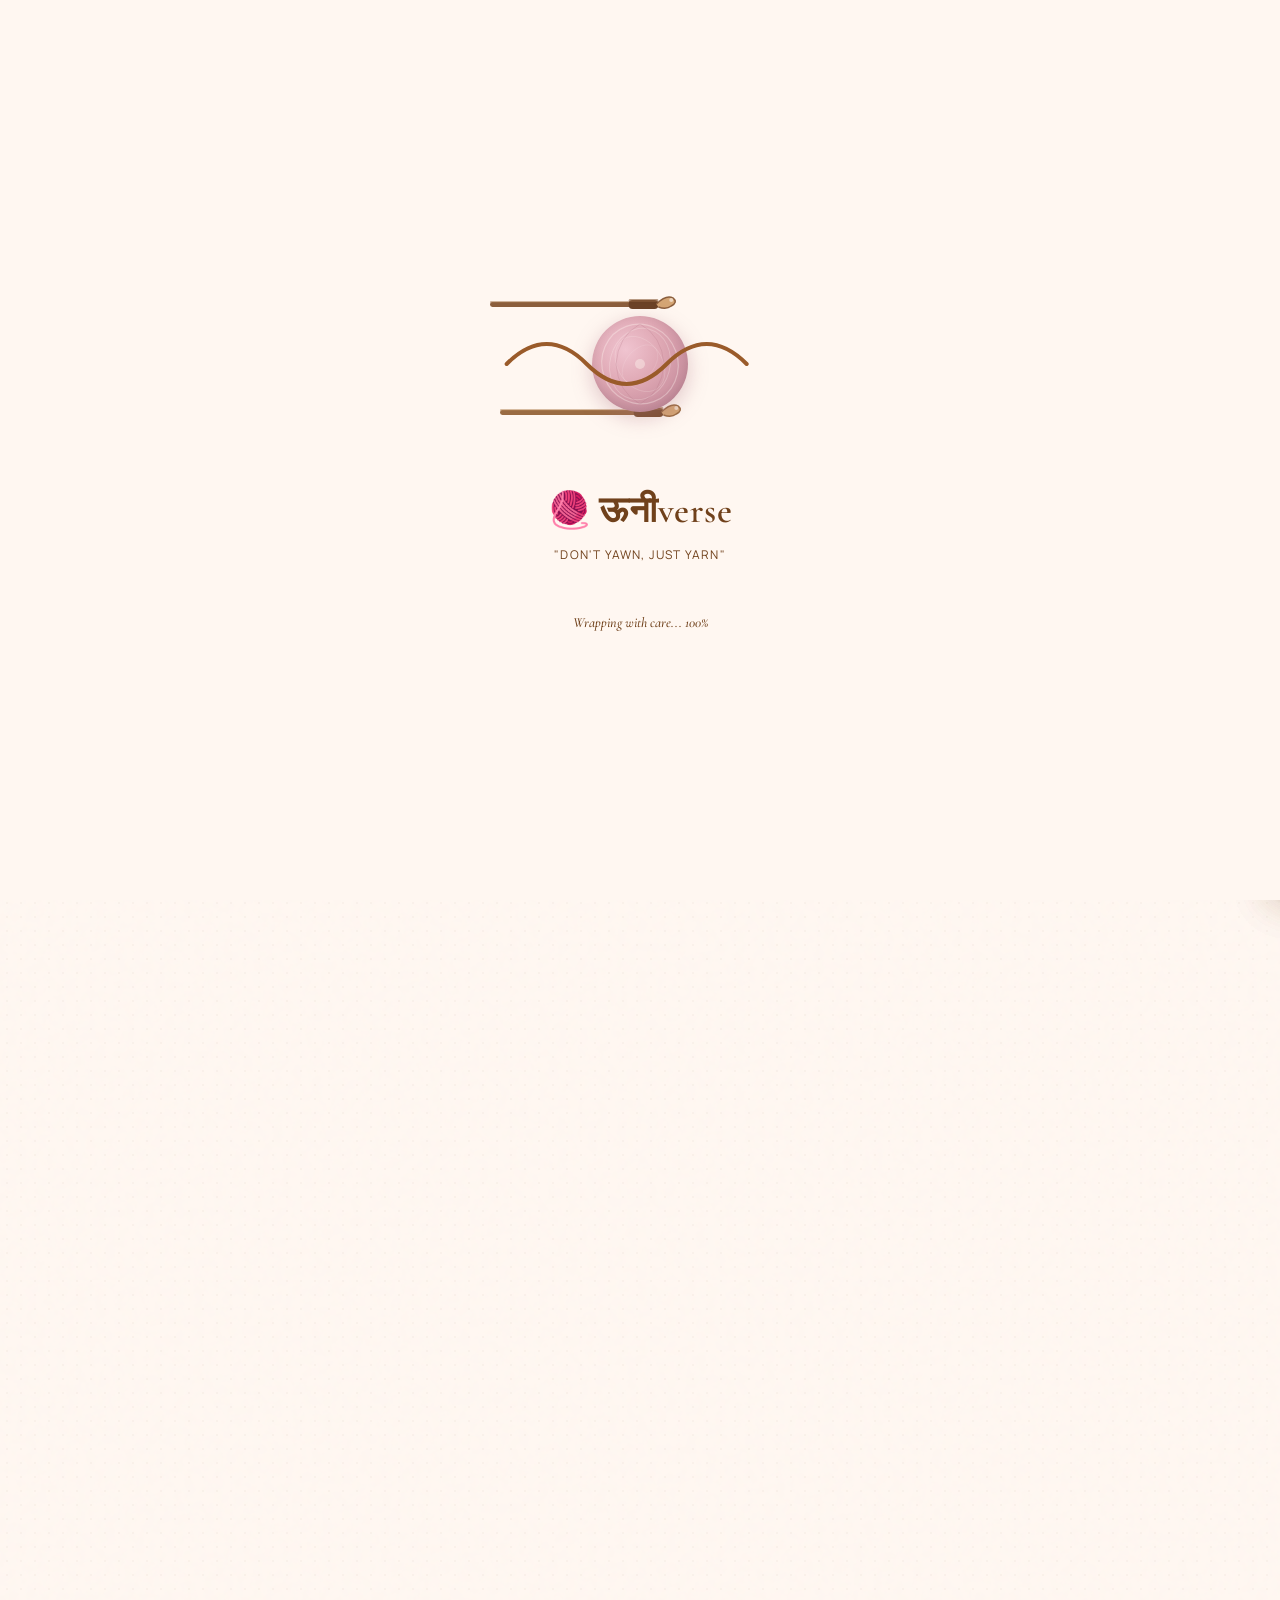
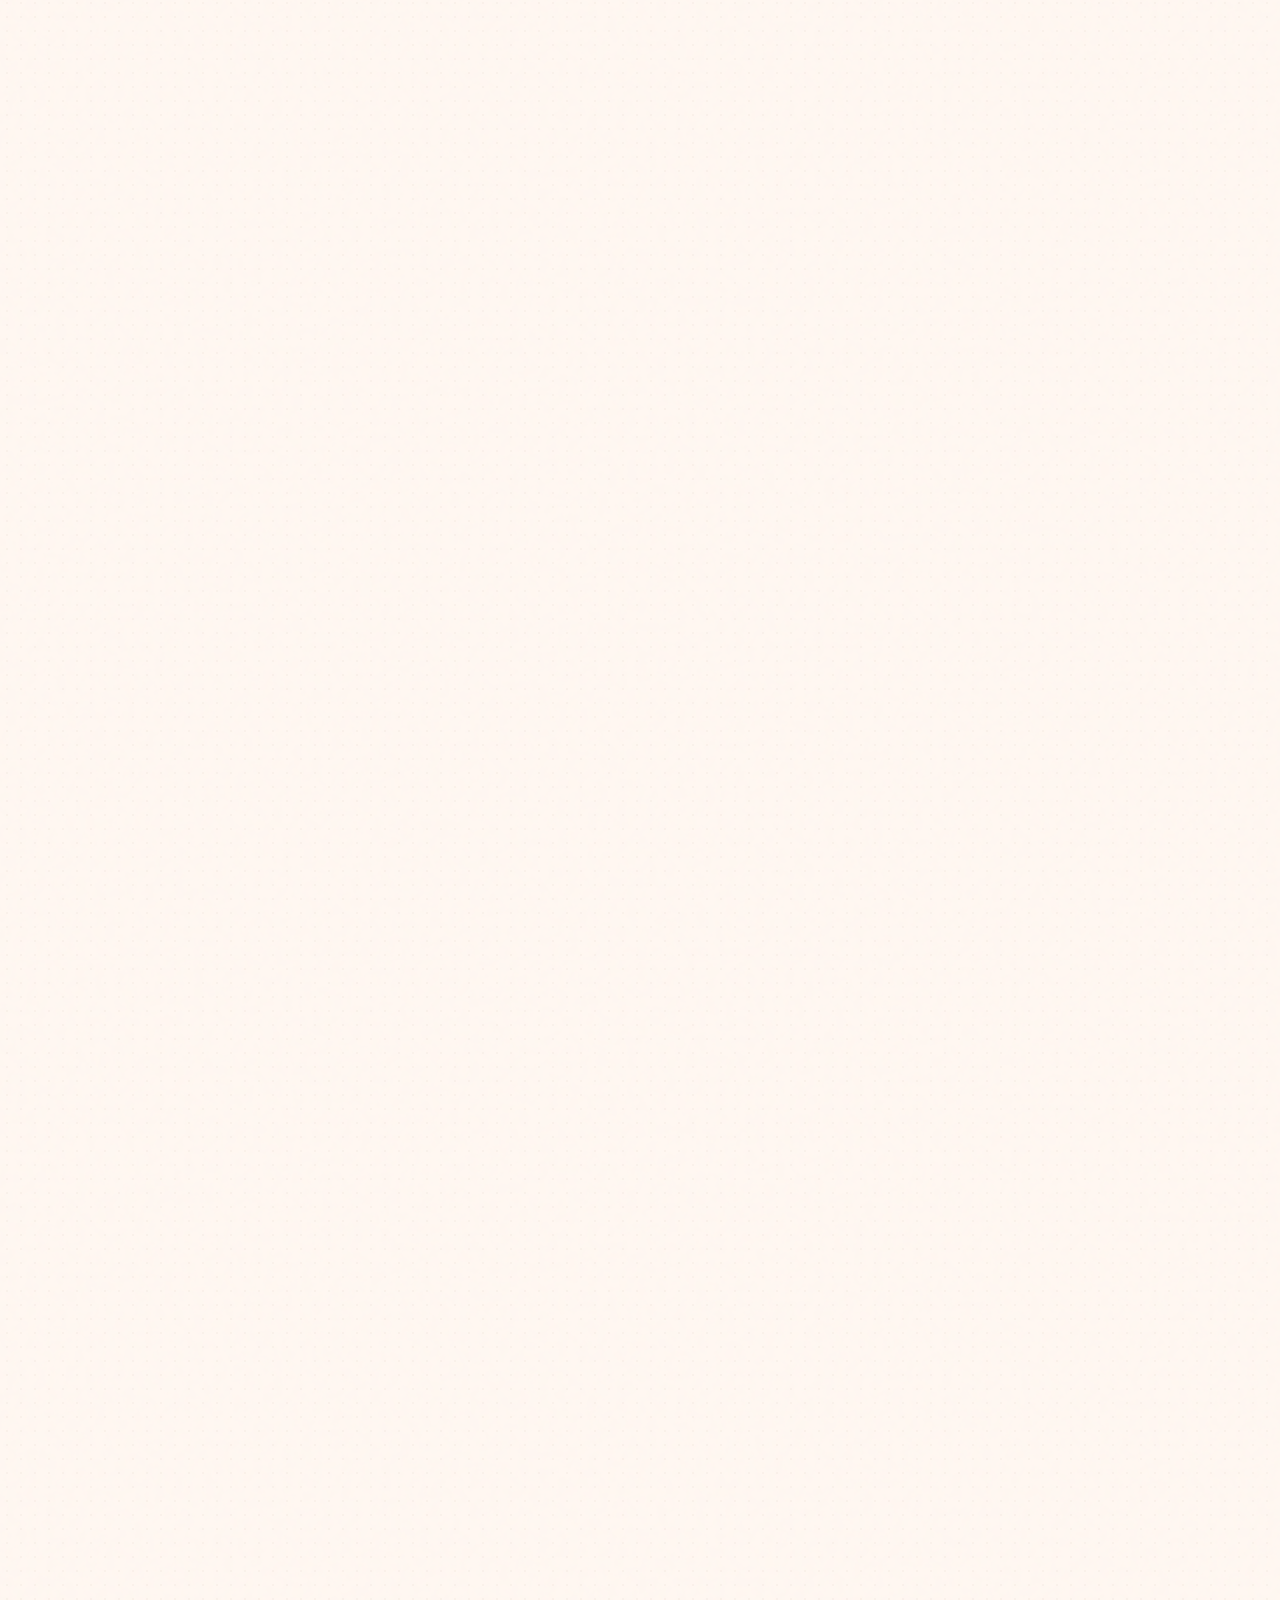
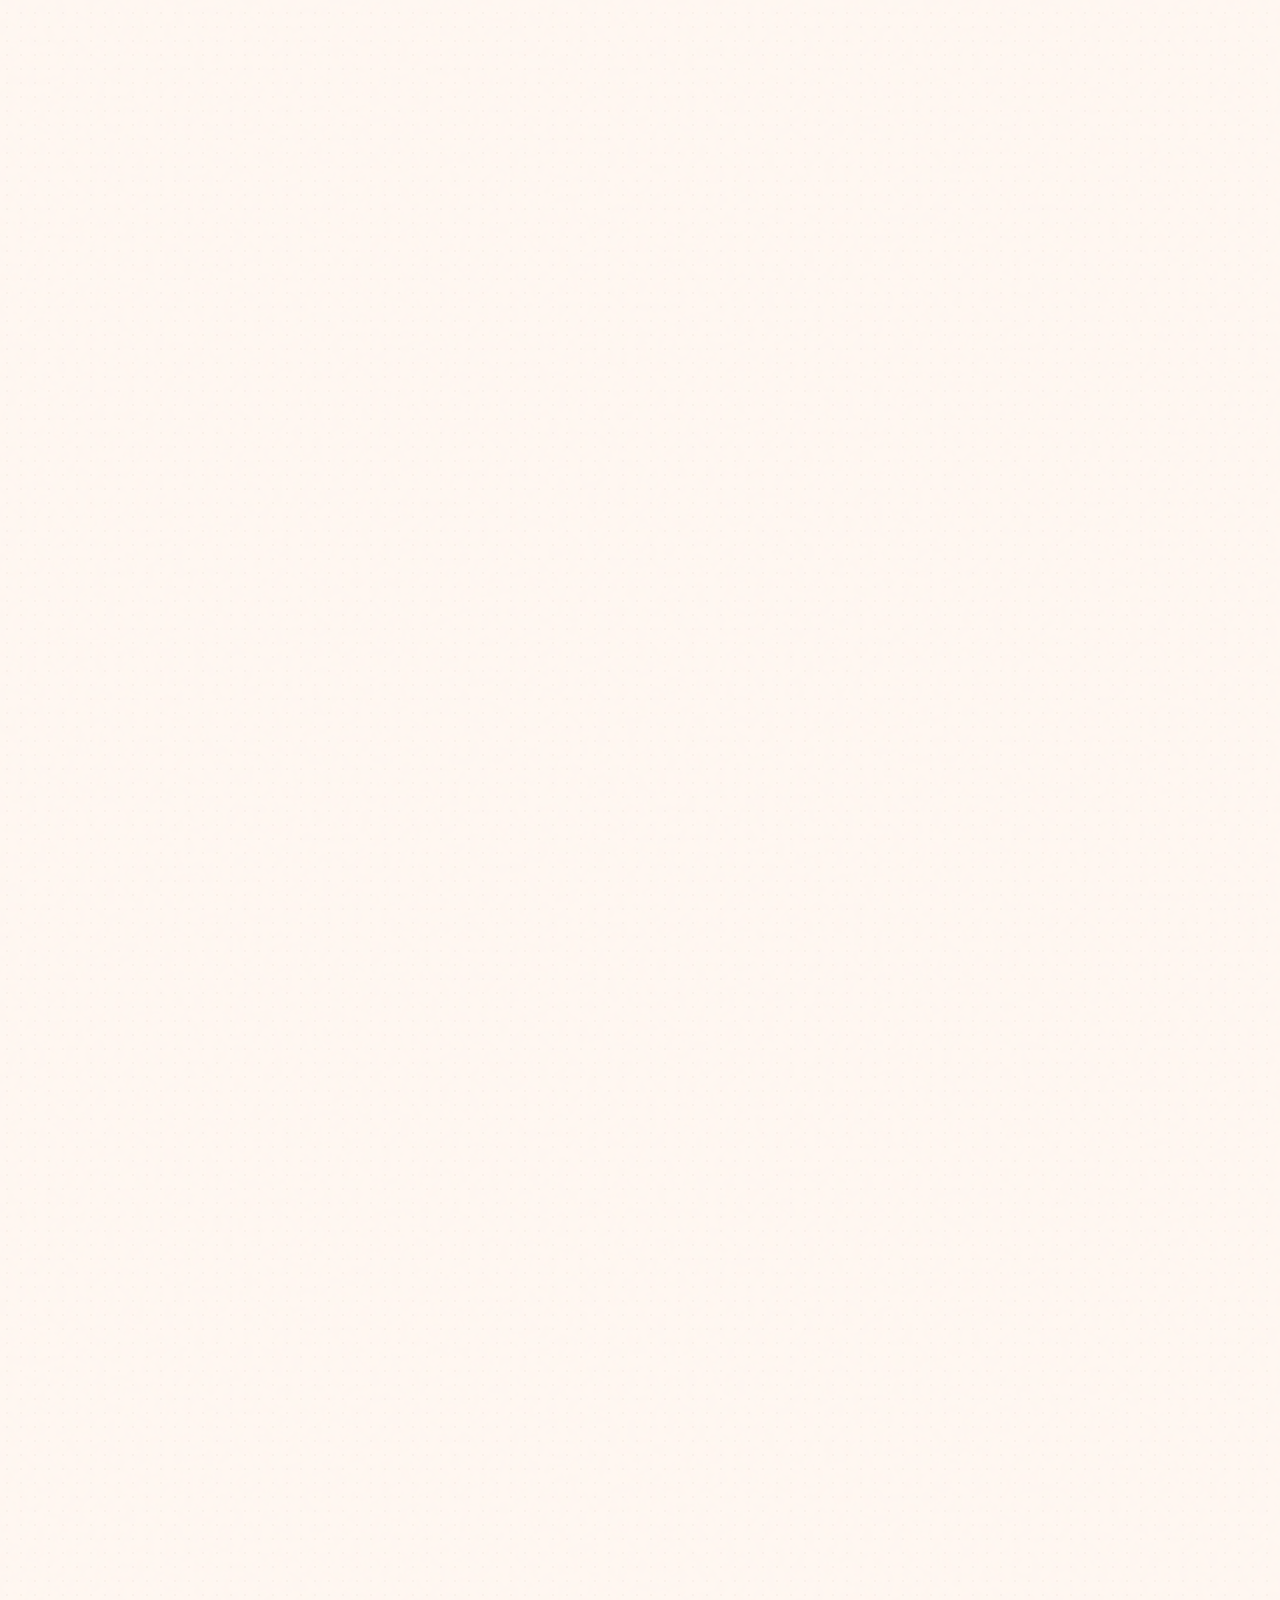
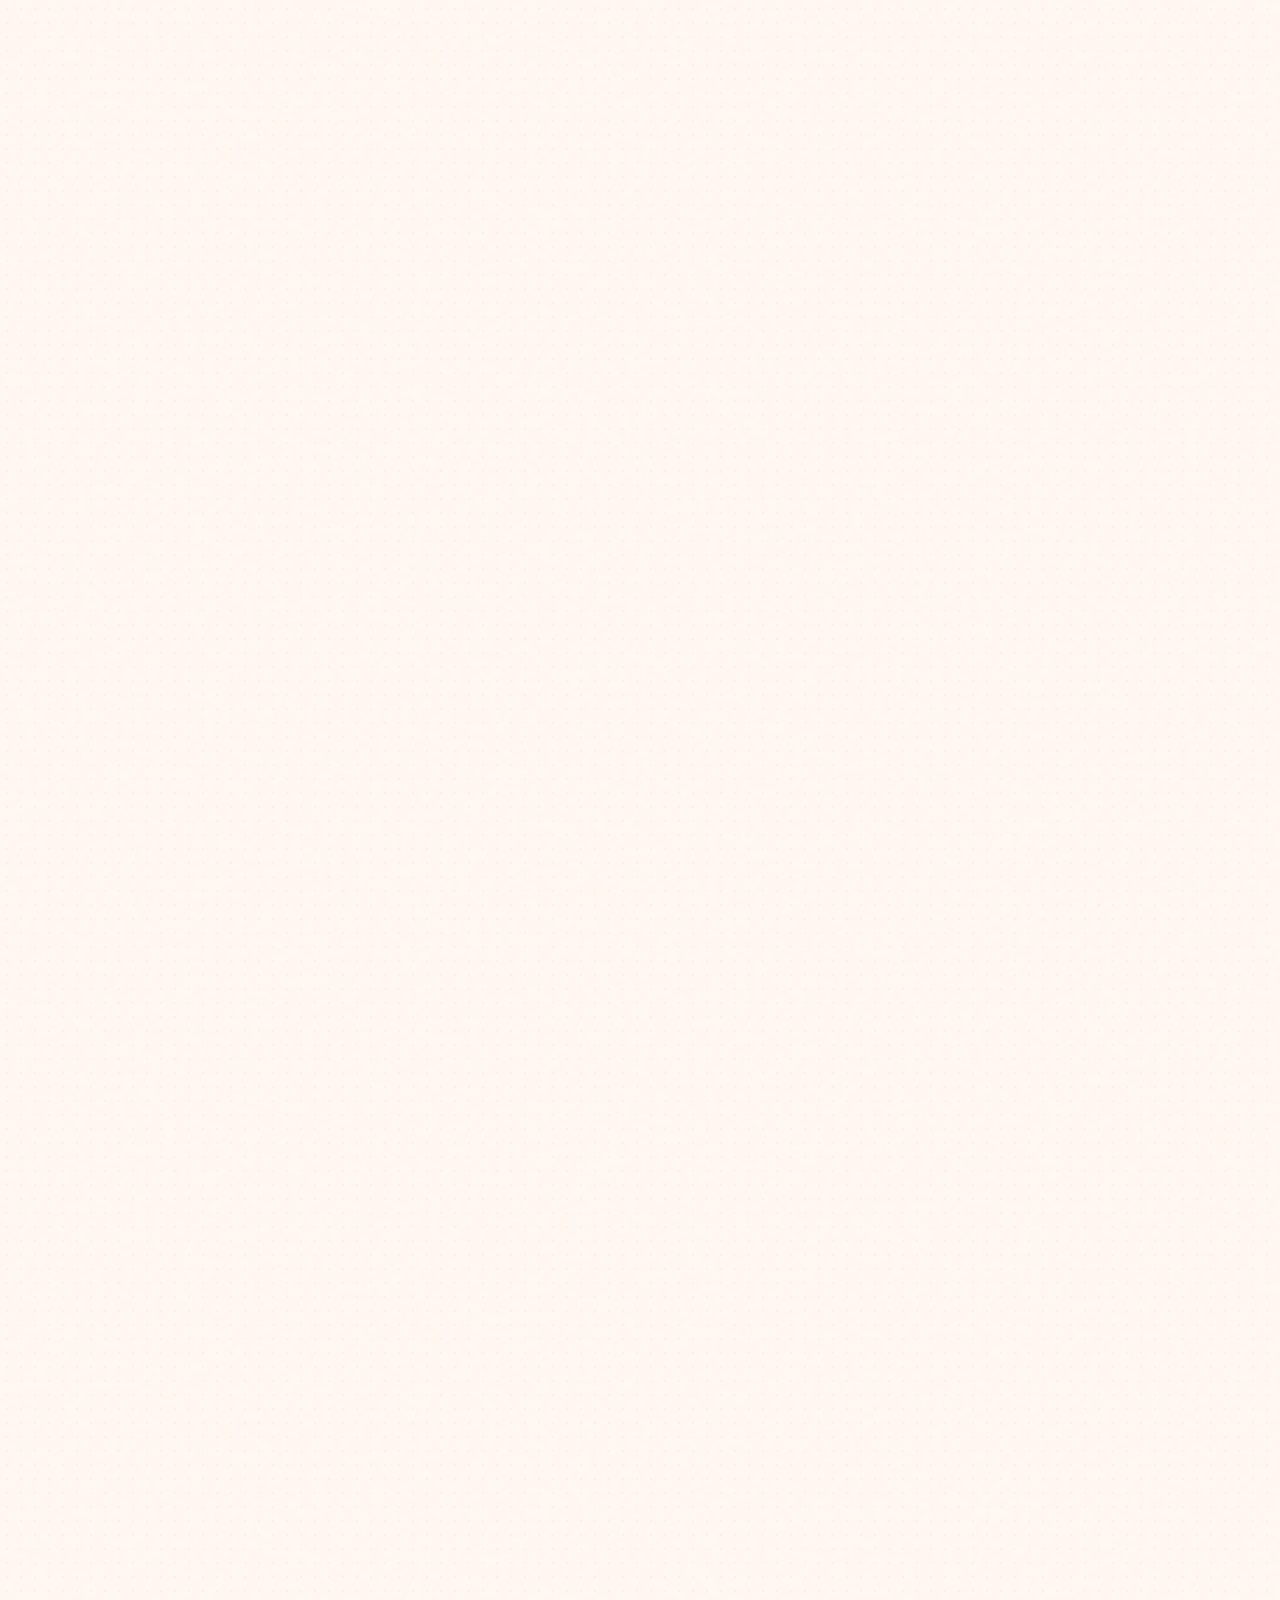
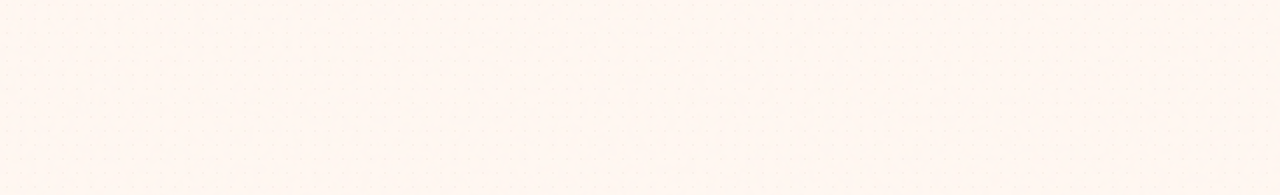
<file: index.html>
<!doctype html>
<html lang="en">
<head>
  <meta charset="UTF-8" />
  <meta name="viewport" content="width=device-width, initial-scale=1.0" />
  <title>&#x1F9F6; &#x090A;&#x0928;&#x0940;verse &mdash; Don't Yawn Just Yarn | Premium Handcrafted Crochet</title>
  <meta name="description" content="Premium handcrafted crochet creations. Discover custom plushies, vintage shoulder bags, eternal flower bouquets, and home decor &mdash; all hand-knitted with organic cotton in Haldwani, India." />
  <meta property="og:title" content="&#x1F9F6; &#x090A;&#x0928;&#x0940;verse &mdash; Don't Yawn Just Yarn" />
  <meta property="og:description" content="Premium handcrafted crochet creations made with love." />
  <meta property="og:type" content="website" />
  <meta name="twitter:card" content="summary_large_image" />
  <meta property="og:image" content="https://oouniverse.com/assets/images/crochet_yarn_logo_1783009375471.jpg" />
  <meta property="og:image:width" content="1200" />
  <meta property="og:image:height" content="630" />
  <meta property="og:url" content="https://oouniverse.com/" />
  <link rel="canonical" href="https://oouniverse.com/" />

  <link rel="preconnect" href="https://fonts.googleapis.com" />
  <link rel="preconnect" href="https://fonts.gstatic.com" crossorigin />
  <link rel="preload" as="style" href="https://fonts.googleapis.com/css2?family=Cormorant+Garamond:ital,wght@0,300;0,400;0,500;0,600;0,700;1,400&family=DM+Sans:wght@400;500;700&family=Manrope:wght@300;400;500;600;700&display=swap" />
  <link href="https://fonts.googleapis.com/css2?family=Cormorant+Garamond:ital,wght@0,300;0,400;0,500;0,600;0,700;1,400&family=DM+Sans:wght@400;500;700&family=Manrope:wght@300;400;500;600;700&display=swap" rel="stylesheet" />

  <link rel="icon" type="image/svg+xml" href="assets/icons/favicon.svg" />
    <link rel="stylesheet" href="css/style.css" />
  <script type="application/ld+json">
  {
    "@context": "https://schema.org",
    "@type": "Organization",
    "name": "\u090a\u0928\u0940verse",
    "url": "https://oouniverse.com",
    "description": "Premium handcrafted crochet creations made with love in Haldwani, India.",
    "foundingDate": "2024",
    "contactPoint": {
      "@type": "ContactPoint",
      "telephone": "+91-9876543210",
      "contactType": "customer service",
      "availableLanguage": ["English", "Hindi"]
    },
    "sameAs": [
      "https://instagram.com/oouniverse",
      "https://facebook.com/oouniverse"
    ]
  }
  </script>
<style>
  /* Navbar link hover glow */
  #navbar a, #navbar button {
    transition: text-shadow 0.3s ease, color 0.3s ease;
  }
  #navbar a:hover, #navbar button:hover {
    text-shadow: 0 0 8px rgba(223,168,180,0.6), 0 0 20px rgba(223,168,180,0.3), 0 0 40px rgba(223,168,180,0.15);
  }
  #navbar a.active {
    text-shadow: 0 0 6px rgba(223,168,180,0.4);
  }

  /* Cart & Wishlist icon glow on hover */
  #cart-btn, #wishlist-btn {
    transition: box-shadow 0.3s ease, transform 0.3s ease, background-color 0.3s ease;
  }
  #cart-btn:hover, #wishlist-btn:hover {
    box-shadow: 0 0 10px rgba(223,168,180,0.5), 0 0 25px rgba(223,168,180,0.3), 0 0 50px rgba(223,168,180,0.15);
    background-color: rgba(247,216,222,0.3);
    transform: scale(1.1);
  }

  /* Badge notification pulse */
  @keyframes badge-pulse {
    0% { transform: scale(1); box-shadow: 0 0 0 0 rgba(223,168,180,0.7); }
    50% { transform: scale(1.15); box-shadow: 0 0 0 6px rgba(223,168,180,0); }
    100% { transform: scale(1); box-shadow: 0 0 0 0 rgba(223,168,180,0); }
  }
  @keyframes badge-glow {
    0%, 100% { box-shadow: 0 0 6px rgba(223,168,180,0.6); }
    50% { box-shadow: 0 0 15px rgba(223,168,180,0.9), 0 0 25px rgba(223,168,180,0.5); }
  }
  #cart-btn .absolute.-top-1, #wishlist-btn .absolute.-top-1 {
    animation: badge-glow 2s ease-in-out infinite;
  }
  #cart-btn .absolute.-top-1.badge-pop, #wishlist-btn .absolute.-top-1.badge-pop {
    animation: badge-pulse 0.5s cubic-bezier(0.34,1.56,0.64,1), badge-glow 2s ease-in-out infinite 0.5s;
  }
</style>
</head>
<body class="preloader-active">
<a href="#main-content" class="skip-link sr-only focus:not-sr-only focus:absolute focus:top-4 focus:left-4 focus:z-50 focus:px-4 focus:py-2 focus:bg-[#70411B] focus:text-white focus:rounded-xl focus:outline-none">Skip to main content</a>

<!-- Custom Cursor -->
<div id="custom-cursor" style="position:fixed;left:0;top:0;right:0;bottom:0;pointer-events:none;z-index:2147483647;overflow:visible;">
  <div id="cursor-ring" style="position:absolute;width:20px;height:20px;border-radius:50%;background:#DFA8B4;border:1px solid rgba(112,65,27,0.2);box-shadow:0 1px 3px rgba(0,0,0,0.1);display:flex;align-items:center;justify-content:center;left:0;top:0;transform:translate(-50%,-50%);opacity:0;z-index:3">
    <div style="position:absolute;inset:2px;border:1px dashed rgba(112,65,27,0.25);border-radius:50%;animation:spin 8s linear infinite"></div>
  </div>
  <div id="cursor-dot" style="position:absolute;width:8px;height:8px;border-radius:50%;background:#9A5B2A;left:0;top:0;transform:translate(-50%,-50%);opacity:0;z-index:2"></div>
  <div id="cursor-hover-ring" style="position:absolute;width:20px;height:20px;border-radius:50%;border:2px solid rgba(223,168,180,0.4);pointer-events:none;left:0;top:0;transform:translate(-50%,-50%) scale(1);opacity:0;transition:transform 0.4s cubic-bezier(0.34,1.56,0.64,1),opacity 0.3s;z-index:1"></div>
</div>

<div id="root">

<div class="relative min-h-screen bg-[#FFF7F1] font-sans antialiased">
  <div class="bg-noise absolute inset-0 pointer-events-none"></div>

  <!-- Preloader -->
  <div id="preloader">
    <div class="absolute inset-0 opacity-[0.03] pointer-events-none bg-[radial-gradient(#70411B_1.5px,transparent_1.5px)] [background-size:16px_16px]"></div>
    <div class="relative flex flex-col items-center max-w-md px-6 text-center">
      <div class="relative w-80 h-48 flex items-center justify-center mb-6">
        <!-- Crochet Hook 1 (top) -->
        <svg class="absolute w-52 h-16 origin-right animate-needle-1" style="top: 8px; left: 10px;" viewBox="0 0 210 40" fill="none">
          <rect x="0" y="14" width="160" height="5" rx="2.5" fill="#8B5E3C"/>
          <rect x="0" y="13" width="160" height="2" rx="1" fill="#A0724B" opacity="0.5"/>
          <rect x="140" y="12" width="30" height="9" rx="4" fill="#6B4226"/>
          <rect x="140" y="11" width="30" height="3" rx="1.5" fill="#8B5E3C" opacity="0.6"/>
          <path d="M 168 16 Q 178 6 185 10 Q 190 14 183 18 Q 178 22 170 19" fill="#D4A574" stroke="#8B5E3C" stroke-width="1.5"/>
          <circle cx="183" cy="12" r="2" fill="#FFF7F1" opacity="0.6"/>
        </svg>
        <!-- Crochet Hook 2 (bottom, angled) -->
        <svg class="absolute w-52 h-16 origin-right animate-needle-2" style="bottom: 12px; left: 20px;" viewBox="0 0 210 40" fill="none">
          <rect x="0" y="14" width="155" height="5" rx="2.5" fill="#9A6B42"/>
          <rect x="0" y="13" width="155" height="2" rx="1" fill="#B08050" opacity="0.5"/>
          <rect x="135" y="12" width="30" height="9" rx="4" fill="#7A4E2E"/>
          <rect x="135" y="11" width="30" height="3" rx="1.5" fill="#9A6B42" opacity="0.6"/>
          <path d="M 163 16 Q 173 6 180 10 Q 185 14 178 18 Q 173 22 165 19" fill="#D4A574" stroke="#9A6B42" stroke-width="1.5"/>
          <circle cx="178" cy="12" r="2" fill="#FFF7F1" opacity="0.6"/>
        </svg>
        <!-- Yarn Ball -->
        <div class="absolute w-24 h-24 rounded-full animate-yarn-roll" style="background: radial-gradient(circle at 35% 35%, #F0C4D0, #DFA8B4 40%, #C48A9A 80%, #A86E7E); box-shadow: 0 6px 20px rgba(168,110,126,0.35), inset 0 -4px 12px rgba(0,0,0,0.08);">
          <svg class="absolute inset-0 w-full h-full" viewBox="0 0 96 96">
            <ellipse cx="48" cy="48" rx="38" ry="40" fill="none" stroke="#FFF7F1" stroke-width="1.2" opacity="0.35" transform="rotate(-20 48 48)"/>
            <ellipse cx="48" cy="48" rx="30" ry="36" fill="none" stroke="#FFF7F1" stroke-width="1" opacity="0.25" transform="rotate(15 48 48)"/>
            <ellipse cx="48" cy="48" rx="22" ry="30" fill="none" stroke="#FFF7F1" stroke-width="0.8" opacity="0.2" transform="rotate(-35 48 48)"/>
            <ellipse cx="48" cy="48" rx="14" ry="22" fill="none" stroke="#FFF7F1" stroke-width="0.8" opacity="0.15" transform="rotate(40 48 48)"/>
            <circle cx="48" cy="48" r="5" fill="#FFF7F1" opacity="0.4"/>
            <path d="M 48 8 Q 70 20 72 48 Q 70 76 48 88" fill="none" stroke="#B07080" stroke-width="0.8" opacity="0.3"/>
            <path d="M 48 8 Q 26 20 24 48 Q 26 76 48 88" fill="none" stroke="#B07080" stroke-width="0.8" opacity="0.3"/>
          </svg>
        </div>
        <!-- Thread from yarn to hook -->
        <svg class="absolute w-full h-full pointer-events-none" viewBox="0 0 240 120">
          <path class="thread-path" d="M 20 60 C 40 40, 60 40, 80 60 C 100 80, 120 80, 140 60 C 160 40, 180 40, 200 60" fill="none" stroke="#9A5B2A" stroke-width="3" stroke-linecap="round" stroke-dasharray="300"/>
        </svg>
      </div>
      <div>
        <p class="font-serif text-4xl tracking-wide text-[#70411B] flex items-center justify-center gap-1.5 font-semibold"><span>&#x1F9F6;</span> &#x090A;&#x0928;&#x0940;verse</p>
        <p class="font-sans text-xs tracking-widest text-[#9A5B2A] uppercase mt-2 select-none">"Don't Yawn, Just Yarn"</p>
      </div>
      <div class="w-56 h-1 bg-[#F4E9E1] rounded-full mt-8 overflow-hidden relative border border-[#70411B]/5">
        <div class="h-full bg-gradient-to-r from-[#DFA8B4] to-[#9A5B2A] rounded-full" style="width:0%"></div>
      </div>
      <span class="font-serif italic text-[#70411B]/60 text-sm mt-3 font-medium" aria-hidden="true">Spinning cozy fibers... 0%</span>
    </div>
  </div>

  <!-- Main Content -->
  <div class="flex flex-col min-h-screen">

    <!-- Navbar -->
    <nav id="navbar" class="fixed top-0 left-0 right-0 z-40 transition-all duration-500 ease-in-out bg-transparent">
      <div class="bg-[#70411B] text-[#FFF7F1] text-[10px] md:text-[11px] font-sans font-bold py-2 px-4 text-center tracking-wide border-b border-[#FFF7F1]/10 flex items-center justify-center gap-1.5 shadow-sm relative z-50">
        <svg class="w-3.5 h-3.5 text-[#DFA8B4] shrink-0 animate-pulse" viewBox="0 0 24 24" fill="none" stroke="currentColor" stroke-width="2"><path d="M18 8a6 6 0 0 1-6 6 6 6 0 0 1-6-6c0-3.3 2.7-6 6-6s6 2.7 6 6Z"/><path d="M12 14v8"/><path d="M8 22h8"/></svg>
        <span>Shipping 🇮🇳 | No return / COD | Order at least 15 days prior 🧶 | Haldwani ⛰️</span>
      </div>
      <div class="max-w-7xl mx-auto px-6 md:px-12 flex items-center justify-between transition-all duration-500 py-5">
        <button id="nav-logo" class="flex items-center gap-3 group cursor-pointer focus:outline-none">
          <div class="relative w-12 h-12 md:w-14 md:h-14 rounded-full overflow-hidden bg-[#EAAFB9]/20 border-2 border-[#70411B]/20 flex items-center justify-center shrink-0 shadow-md">
            <picture><source srcset="assets/images/crochet_yarn_logo_1783009375471.webp" type="image/webp"><img  src="assets/images/crochet_yarn_logo_1783009375471.jpg" alt="&#x090A;&#x0928;&#x0940;verse Logo" class="w-full h-full object-cover transition-transform duration-500 group-hover:scale-110" referrerpolicy="no-referrer"  width="1024" height="1024" loading="eager"/></picture>
            <div id="navbar-logo-fallback" class="hidden absolute inset-0 items-center justify-center bg-[#F4E9E1]"><span class="text-2xl">🧶</span></div>
          </div>
          <div class="flex flex-col items-start leading-none">
            <span class="font-serif text-xl md:text-2xl font-bold tracking-wide text-[#70411B] group-hover:text-[#9A5B2A] transition-colors duration-300">&#x090A;&#x0928;&#x0940;verse</span>
            <span class="text-[10px] font-sans tracking-widest text-[#9A5B2A] uppercase font-bold mt-1.5 opacity-90">Don't Yawn, Just Yarn</span>
          </div>
        </button>
        <div class="hidden lg:flex items-center gap-8 xl:gap-10">
          <a href="index.html" class="relative font-sans text-sm tracking-wide font-medium py-1 cursor-pointer transition-all duration-300 text-[#70411B] font-semibold">Home<span class="absolute bottom-0 left-0 right-0 h-[2px] bg-[#9A5B2A] rounded-full"></span></a>
          <a href="shop.html" class="relative font-sans text-sm tracking-wide font-medium py-1 cursor-pointer transition-all duration-300 text-[#70411B]/70 hover:text-[#70411B]">Shop</a>
          <a href="custom.html" class="relative font-sans text-sm tracking-wide font-medium py-1 cursor-pointer transition-all duration-300 text-[#70411B]/70 hover:text-[#70411B]">Custom Orders</a>
          <a href="gallery.html" class="relative font-sans text-sm tracking-wide font-medium py-1 cursor-pointer transition-all duration-300 text-[#70411B]/70 hover:text-[#70411B]">Gallery</a>
          <a href="about.html" class="relative font-sans text-sm tracking-wide font-medium py-1 cursor-pointer transition-all duration-300 text-[#70411B]/70 hover:text-[#70411B]">About Us</a>
          <a href="contact.html" class="relative font-sans text-sm tracking-wide font-medium py-1 cursor-pointer transition-all duration-300 text-[#70411B]/70 hover:text-[#70411B]">Contact Us</a>
        </div>
        <div class="flex items-center gap-3.5 md:gap-5">
          <button id="wishlist-btn" class="relative p-2 rounded-full hover:bg-[#F4E9E1] text-[#70411B] hover:text-[#9A5B2A] transition-all duration-300 cursor-pointer" title="View Wishlist"> <span class="absolute -top-1 -right-1 min-w-[16px] h-4 bg-[#DFA8B4] text-white text-[9px] font-bold rounded-full flex items-center justify-center px-1" style="display: none;">0</span> <svg aria-hidden="true" class="w-5 h-5" viewBox="0 0 24 24" fill="none" stroke="currentColor" stroke-width="2"><path d="M19 14c1.5-1.5 2.5-3.5 2.5-5.5A4.5 4.5 0 0 0 12 5.5 4.5 4.5 0 0 0 2.5 8.5c0 2 1 3.5 2.5 5.5L12 22l7-8Z"/></svg>
          </button>
          <button id="cart-btn" class="relative p-2 rounded-full hover:bg-[#F4E9E1] text-[#70411B] hover:text-[#9A5B2A] transition-all duration-300 cursor-pointer" title="Open Shopping Cart"> <span class="absolute -top-1 -right-1 min-w-[16px] h-4 text-white text-[9px] font-bold rounded-full flex items-center justify-center px-1" style="background: linear-gradient(135deg, #DFA8B4, #c9899f); box-shadow: 0 2px 8px rgba(223,168,180,0.5); display: none;">0</span> <svg aria-hidden="true" class="w-5 h-5" viewBox="0 0 24 24" fill="none" stroke="currentColor" stroke-width="2"><path d="M6 2 3 6v14a2 2 0 0 0 2 2h14a2 2 0 0 0 2-2V6l-3-4Z"/><path d="M3 6h18"/><path d="M16 10a4 4 0 0 1-8 0"/></svg>
          </button>
          <a href="custom.html" class="hidden md:flex items-center gap-1.5 px-4 py-2 text-xs font-semibold bg-[#FFF7F1] border border-[#70411B]/15 text-[#70411B] rounded-full hover:bg-[#9A5B2A]/20 transition-all duration-300 cursor-pointer">
            <svg class="w-3.5 h-3.5 text-[#DFA8B4]" viewBox="0 0 24 24" fill="none" stroke="currentColor" stroke-width="2"><path d="M18 8a6 6 0 0 1-6 6 6 6 0 0 1-6-6c0-3.3 2.7-6 6-6s6 2.7 6 6Z"/><path d="M12 14v8"/><path d="M8 22h8"/></svg>
            <span>Custom Crochet</span>
          </a>
          <button id="mobile-menu-toggle" class="lg:hidden p-2 text-[#70411B] hover:bg-[#F4E9E1] rounded-full transition-colors cursor-pointer" aria-label="Toggle menu"> <svg aria-hidden="true" class="w-5.5 h-5.5" viewBox="0 0 24 24" fill="none" stroke="currentColor" stroke-width="2"><path d="M4 6h16"/><path d="M4 12h16"/><path d="M4 18h16"/></svg>
          </button>
        </div>
      </div>
    </nav>

    <!-- Mobile Menu Overlay -->
    <div id="mobile-menu" class="fixed inset-0 bg-[#FFF7F1] pt-28 px-8 flex flex-col justify-between pb-12 lg:hidden">
      <div class="absolute inset-0 opacity-[0.02] pointer-events-none bg-[radial-gradient(#70411B_1.5px,transparent_1.5px)] [background-size:16px_16px]"></div>
      <div class="flex flex-col gap-6">
        <a href="index.html" class="text-left font-serif text-3xl font-semibold tracking-wide text-[#9A5B2A]">Home</a>
        <a href="shop.html" class="text-left font-serif text-3xl font-semibold tracking-wide text-[#70411B]/70">Shop</a>
        <a href="custom.html" class="text-left font-serif text-3xl font-semibold tracking-wide text-[#70411B]/70">Custom Orders</a>
        <a href="gallery.html" class="text-left font-serif text-3xl font-semibold tracking-wide text-[#70411B]/70">Gallery</a>
        <a href="about.html" class="text-left font-serif text-3xl font-semibold tracking-wide text-[#70411B]/70">About Us</a>
        <a href="contact.html" class="text-left font-serif text-3xl font-semibold tracking-wide text-[#70411B]/70">Contact Us</a>
      </div>
      <div class="border-t border-[#70411B]/10 pt-8 flex flex-col gap-4">
        <a href="custom.html" class="w-full py-3 bg-[#9A5B2A] hover:bg-[#9A5B2A]/90 text-white font-semibold rounded-xl flex items-center justify-center gap-2">
          <svg class="w-4 h-4" viewBox="0 0 24 24" fill="none" stroke="currentColor" stroke-width="2"><path d="M18 8a6 6 0 0 1-6 6 6 6 0 0 1-6-6c0-3.3 2.7-6 6-6s6 2.7 6 6Z"/><path d="M12 14v8"/><path d="M8 22h8"/></svg>
          <span>Knit a Custom Design</span>
        </a>
        <p class="text-center text-xs text-[#70411B]/50 font-sans tracking-wide">🌸 Handmade Stories, One Stitch at a Time</p>
      </div>
    </div>
    <main class="flex-grow" id="main-content">
    <div class="bg-knitted-texture">
      <!-- Hero Section -->
      <section class="relative min-h-[90vh] md:min-h-[85vh] flex items-center justify-center overflow-hidden bg-gradient-to-b from-[#F7D8DE] via-[#FFF7F1] to-[#FFF7F1]" id="hero">
        <div class="absolute inset-0 opacity-[0.03] pointer-events-none bg-[radial-gradient(#70411B_1.5px,transparent_1.5px)] [background-size:16px_16px]"></div>
        <div class="absolute bottom-8 left-1/2 -translate-x-1/2 z-10 flex flex-col items-center gap-2">
          <svg class="w-5 h-5 text-[#9A5B2A]" viewBox="0 0 24 24" fill="none" stroke="currentColor" stroke-width="1.5"><path d="M7 13l5 5 5-5"/><path d="M7 6l5 5 5-5"/></svg>
        </div>

        <!-- Floating Particles -->
        <div class="absolute inset-0 pointer-events-none">
          <div class="absolute text-xl select-none" style="top:20%;left:10%;">&#x1F9F6;</div>
          <div class="absolute text-xl select-none -delay-1" style="top:32%;left:25%;">&#x1F338;</div>
          <div class="absolute text-xl select-none -delay-2" style="top:44%;left:12%;">&#x273F;</div>
          <div class="absolute text-xl select-none" style="top:56%;left:28%;">&#x1FAA1;</div>
          <div class="absolute text-xl select-none -delay-1" style="top:68%;left:15%;">&#x1F33C;</div>
          <div class="absolute text-xl select-none -delay-2" style="top:80%;left:22%;">&#x2728;</div>
        </div>

        <!-- SVG Thread -->
        <svg class="absolute inset-0 w-full h-full pointer-events-none z-10 opacity-30">
          <path d="M -50,200 C 150,150 200,450 450,300 C 700,150 900,450 1200,350 C 1500,250 1600,450 1800,400" fill="none" stroke="#9A5B2A" stroke-width="2.5" stroke-dasharray="8 8" class="animate-thread-dash"></path>
        </svg>

        <div class="max-w-7xl mx-auto px-6 md:px-12 w-full relative z-20 pt-24 md:pt-28">
          <div class="grid grid-cols-1 lg:grid-cols-12 gap-12 items-center">
            <div class="lg:col-span-7 flex flex-col items-start text-left">
              <div class="inline-flex items-center gap-2 px-3 py-1.5 bg-[#9A5B2A]/20 border border-[#DFA8B4]/40 rounded-full text-[10px] font-sans font-bold tracking-wider text-[#9A5B2A] uppercase mb-6">
                <svg class="w-3 h-3 text-[#9A5B2A] animate-pulse" viewBox="0 0 24 24" fill="none" stroke="currentColor" stroke-width="2"><path d="M18 8a6 6 0 0 1-6 6 6 6 0 0 1-6-6c0-3.3 2.7-6 6-6s6 2.7 6 6Z"/><path d="M12 14v8"/><path d="M8 22h8"/></svg>
                <span>Don't Yawn, Just Yarn</span>
              </div>
              <h1 class="font-serif text-4xl sm:text-5xl md:text-6xl font-bold text-[#70411B] tracking-tight leading-[1.1] mb-6">
                <span class="inline-block mr-3 overflow-hidden"><span class="inline-block">Handmade</span></span>
                <span class="inline-block mr-3 overflow-hidden"><span class="inline-block">Stories,</span></span>
                <span class="inline-block mr-3 overflow-hidden"><span class="inline-block">One</span></span>
                <span class="inline-block mr-3 overflow-hidden"><span class="inline-block">Stitch</span></span>
                <span class="inline-block mr-3 overflow-hidden"><span class="inline-block">at</span></span>
                <span class="inline-block overflow-hidden"><span class="inline-block">a</span></span>
                <span class="inline-block overflow-hidden"><span class="inline-block">Time.</span></span>
              </h1>
              <p class="font-sans text-sm sm:text-base text-[#70411B]/80 leading-relaxed max-w-xl mb-10 font-medium">
                Discover handcrafted crochet creations made with love for every cozy moment. From adorable plushies to luxurious vintage shoulder bags.
              </p>
              <div class="flex flex-col sm:flex-row items-stretch sm:items-center gap-4 w-full sm:w-auto">
                <a href="shop.html" class="px-8 py-4 bg-[#70411B] hover:bg-[#9A5B2A] text-[#FFF7F1] font-sans font-semibold tracking-wide rounded-xl shadow-lg hover:shadow-xl hover:translate-y-[-2px] transition-all duration-300 flex items-center justify-center gap-2 group">
                  <span>Explore Collection</span>
                  <svg class="w-4 h-4 group-hover:translate-x-1.5 transition-transform duration-300" viewBox="0 0 24 24" fill="none" stroke="currentColor" stroke-width="2.5"><path d="M5 12h14"/><path d="m12 5 7 7-7 7"/></svg>
                </a>
                <a href="custom.html" class="px-8 py-4 bg-white border-2 border-[#70411B]/15 hover:border-[#70411B] text-[#70411B] font-sans font-semibold tracking-wide rounded-xl hover:bg-[#F4E9E1]/40 transition-all duration-300 flex items-center justify-center gap-2">
                  <span>Custom Orders</span>
                </a>
              </div>
            </div>

            <!-- Floating Showcase Cards -->
            <div class="lg:col-span-5 relative w-full h-[400px] sm:h-[480px] lg:h-[550px] flex items-center justify-center">
              <!-- Spinning Needles -->
              <div class="absolute inset-0 flex items-center justify-center pointer-events-none opacity-40 z-0">
                <div class="w-1.5 h-72 bg-[#70411B]/20 rounded-full origin-bottom animate-needle-1-hero" style="rotate:-35deg"></div>
                <div class="w-1.5 h-72 bg-[#70411B]/15 rounded-full origin-bottom animate-needle-2-hero" style="rotate:35deg"></div>
              </div>

              <!-- Floating Blobs -->
              <div class="absolute w-80 h-80 rounded-full bg-[#FFF7F1] opacity-60 blur-3xl" style="top:10%;left:5%"></div>
              <div class="absolute w-96 h-96 rounded-full bg-[#9A5B2A]/30 opacity-40 blur-3xl" style="bottom:15%;right:5%"></div>

              <!-- Main Hero Card (Muguet Floral Bag) -->
              <div class="absolute w-[240px] h-[240px] sm:w-[280px] sm:h-[280px] rounded-3xl overflow-hidden shadow-2xl border-4 border-white bg-white z-20">
                <picture><source srcset="assets/images/crochet_bags_hero_1783006461148.webp" type="image/webp"><img src="assets/images/crochet_bags_hero_1783006461148.jpg" alt="Handcrafted crochet shoulder bag featuring daisy floral appliques" class="w-full h-full object-cover select-none" referrerpolicy="no-referrer" width="1024" height="1024" loading="lazy"/></picture>
                <div class="absolute bottom-0 inset-x-0 bg-gradient-to-t from-black/50 via-black/10 to-transparent p-4 text-white">
                  <span class="font-serif italic text-sm text-pink-100">Classic Collection</span>
                  <p class="font-sans font-bold text-sm tracking-wide">Muguet Floral Bag</p>
                </div>
              </div>

              <!-- Secondary Card (Plushies) -->
              <div class="absolute w-[140px] h-[140px] sm:w-[170px] sm:h-[170px] rounded-2xl overflow-hidden shadow-xl border-4 border-[#FFF7F1] bg-white z-30 top-4 right-2 sm:right-6">
                <picture><source srcset="assets/images/crochet_plushies_1783006474452.webp" type="image/webp"><img src="assets/images/crochet_plushies_1783006474452.jpg" alt="Matcha Froggy and Mushroom crochet plushie duo" class="w-full h-full object-cover select-none" referrerpolicy="no-referrer" width="1024" height="1024" loading="lazy"/></picture>
              </div>

              <!-- Tertiary Card (Bouquet) -->
              <div class="absolute w-[130px] h-[130px] sm:w-[150px] sm:h-[150px] rounded-2xl overflow-hidden shadow-xl border-4 border-[#FFF7F1] bg-white z-10 bottom-6 left-2 sm:left-6">
                <picture><source srcset="assets/images/crochet_flowers_1783006487670.webp" type="image/webp"><img src="assets/images/crochet_flowers_1783006487670.jpg" alt="Eternal Cottage Core Bouquet handcrafted crochet flowers" class="w-full h-full object-cover select-none" referrerpolicy="no-referrer" width="1024" height="1024" loading="lazy"/></picture>
              </div>

              <!-- Circular Card (Coasters) -->
              <div class="absolute w-[90px] h-[90px] sm:w-[110px] sm:h-[110px] rounded-full overflow-hidden shadow-md border-4 border-[#FFF7F1] bg-white z-30 bottom-12 right-12 flex items-center justify-center p-0.5">
                <picture><source srcset="assets/images/crochet_coasters_1783006500338.webp" type="image/webp"><img src="assets/images/crochet_coasters_1783006500338.jpg" alt="Handcrafted crochet coaster set" class="w-full h-full object-cover rounded-full select-none" referrerpolicy="no-referrer" width="1024" height="1024" loading="lazy"/></picture>
              </div>
            </div>
          </div>
        </div>
      </section>
      <!-- Featured Collection Section -->
      <section class="py-20 md:py-28 relative" id="featured">
        <div class="max-w-7xl mx-auto px-6 md:px-12">
          <div class="flex flex-col items-center text-center mb-14 md:mb-18" data-aos="fade-up">
            <span class="text-[10px] font-sans font-bold tracking-[0.25em] text-[#9A5B2A] uppercase mb-4">Curated with Love</span>
            <h2 class="font-serif text-3xl md:text-4xl lg:text-5xl font-semibold text-[#70411B] leading-tight">Featured Collection</h2>
            <div class="w-16 h-0.5 bg-[#9A5B2A] rounded-full mt-4 mb-5"></div>
            <p class="text-sm text-[#70411B]/65 font-sans max-w-xl font-medium">Our most cherished hand-knitted pieces crafted with premium yarns and timeless techniques.</p>
          </div>
          <div class="grid grid-cols-1 md:grid-cols-2 lg:grid-cols-4 gap-6 lg:gap-8">
            <div class="group bg-white rounded-3xl overflow-hidden shadow-sm hover:shadow-lg transition-all duration-500 border border-[#70411B]/5 relative flex flex-col product-card" data-product-id="p-1" data-aos="fade-up">
              <div class="relative aspect-square overflow-hidden bg-[#F4E9E1]">
                <picture><source srcset="assets/images/crochet_bags_hero_1783006461148.webp" type="image/webp"><img src="assets/images/crochet_bags_hero_1783006461148.jpg" alt="Muguet Floral Crochet Shoulder Bag" class="w-full h-full object-cover transition-transform duration-500 group-hover:scale-110" referrerpolicy="no-referrer" width="1024" height="1024" loading="lazy"/></picture>
                <div class="absolute top-3 left-3 px-2.5 py-1 bg-white/90 text-[10px] font-bold text-[#70411B] rounded-full shadow-sm">Bestseller</div>
                <button class="absolute top-3 right-3 p-2 bg-white/90 rounded-full hover:bg-white shadow-sm transition-all text-[#70411B] hover:text-[#DFA8B4] cursor-pointer add-to-wishlist" data-product-id="p-1"> <svg aria-hidden="true" class="w-4 h-4" viewBox="0 0 24 24" fill="none" stroke="currentColor" stroke-width="2"><path d="M19 14c1.5-1.5 2.5-3.5 2.5-5.5A4.5 4.5 0 0 0 12 5.5 4.5 4.5 0 0 0 2.5 8.5c0 2 1 3.5 2.5 5.5L12 22l7-8Z"/></svg></button>
                <div class="absolute inset-0 bg-black/15 opacity-0 group-hover:opacity-100 transition-opacity duration-400 flex items-center justify-center gap-3">
                  <button class="p-3 bg-[#FFF7F1] hover:bg-[#9A5B2A] hover:text-white text-[#70411B] rounded-full shadow-md hover:scale-110 active:scale-95 transition-all duration-300 cursor-pointer" title="View" data-product-id="p-1">
                    <svg class="w-5 h-5" viewBox="0 0 24 24" fill="none" stroke="currentColor" stroke-width="2"><path d="M1 12s4-8 11-8 11 8 11 8-4 8-11 8-11-8-11-8z"/><circle cx="12" cy="12" r="3"/></svg>
                  </button>
                  <button class="p-3 bg-[#FFF7F1] hover:bg-[#70411B] hover:text-white text-[#70411B] rounded-full shadow-md hover:scale-110 active:scale-95 transition-all duration-300 cursor-pointer add-to-cart" data-product-id="p-1">
                    <svg class="w-5 h-5" viewBox="0 0 24 24" fill="none" stroke="currentColor" stroke-width="2"><path d="M6 2 3 6v14a2 2 0 0 0 2 2h14a2 2 0 0 0 2-2V6l-3-4Z"/><path d="M3 6h18"/><path d="M16 10a4 4 0 0 1-8 0"/></svg>
                  </button>
                </div>
              </div>
              <div class="p-5 flex flex-col items-start flex-grow">
                <span class="text-[10px] font-sans font-bold tracking-[0.15em] text-[#DFA8B4] uppercase mb-1.5">Bags</span>
                <h3 class="font-serif text-lg font-semibold text-[#70411B] mb-1.5">Muguet Floral Crochet Shoulder Bag</h3>
                <p class="text-xs text-[#70411B]/60 font-sans mb-4 leading-relaxed">Hand-knitted vintage bag with delicate daisy embellishments.</p>
                <div class="flex items-center gap-1 mb-4"><span class="text-amber-600 text-xs">★</span><span class="text-amber-600 text-xs">★</span><span class="text-amber-600 text-xs">★</span><span class="text-amber-600 text-xs">★</span><span class="text-amber-600 text-xs">★</span><span class="text-[10px] text-[#70411B]/50 ml-1 font-sans">(42)</span></div>
                <div class="flex items-center justify-between w-full mt-auto pt-3 border-t border-[#70411B]/5">
                  <span class="font-serif text-lg font-bold text-[#70411B]">₹1,850</span>
                  <button class="px-4 py-2 bg-[#9A5B2A] text-white text-[10px] font-bold tracking-wider rounded-xl hover:bg-[#c9899f] hover:shadow-lg hover:shadow-[#DFA8B4]/40 hover:-translate-y-0.5 active:translate-y-0 active:scale-95 transition-all duration-300 cursor-pointer add-to-cart" data-product-id="p-1">Add to Cart</button>
                </div>
              </div>
            </div>
            <div class="group bg-white rounded-3xl overflow-hidden shadow-sm hover:shadow-lg transition-all duration-500 border border-[#70411B]/5 relative flex flex-col product-card -alt" data-product-id="p-2" data-aos="fade-up" data-aos-delay="100">
              <div class="relative aspect-square overflow-hidden bg-[#F4E9E1]">
                <picture><source srcset="assets/images/crochet_plushies_1783006474452.webp" type="image/webp"><img src="assets/images/crochet_plushies_1783006474452.jpg" alt="Matcha Froggy & Cozy Mushroom Plushie Duo" class="w-full h-full object-cover transition-transform duration-500 group-hover:scale-110" referrerpolicy="no-referrer" width="1024" height="1024" loading="lazy"/></picture>
                <div class="absolute top-3 left-3 px-2.5 py-1 bg-white/90 text-[10px] font-bold text-[#70411B] rounded-full shadow-sm">Trending</div>
                <button class="absolute top-3 right-3 p-2 bg-white/90 rounded-full hover:bg-white shadow-sm transition-all text-[#70411B] hover:text-[#DFA8B4] cursor-pointer add-to-wishlist" data-product-id="p-2"> <svg aria-hidden="true" class="w-4 h-4" viewBox="0 0 24 24" fill="none" stroke="currentColor" stroke-width="2"><path d="M19 14c1.5-1.5 2.5-3.5 2.5-5.5A4.5 4.5 0 0 0 12 5.5 4.5 4.5 0 0 0 2.5 8.5c0 2 1 3.5 2.5 5.5L12 22l7-8Z"/></svg></button>
                <div class="absolute inset-0 bg-black/15 opacity-0 group-hover:opacity-100 transition-opacity duration-400 flex items-center justify-center gap-3">
                  <button class="p-3 bg-[#FFF7F1] hover:bg-[#9A5B2A] hover:text-white text-[#70411B] rounded-full shadow-md hover:scale-110 active:scale-95 transition-all duration-300 cursor-pointer" title="View" data-product-id="p-2">
                    <svg class="w-5 h-5" viewBox="0 0 24 24" fill="none" stroke="currentColor" stroke-width="2"><path d="M1 12s4-8 11-8 11 8 11 8-4 8-11 8-11-8-11-8z"/><circle cx="12" cy="12" r="3"/></svg>
                  </button>
                  <button class="p-3 bg-[#FFF7F1] hover:bg-[#70411B] hover:text-white text-[#70411B] rounded-full shadow-md hover:scale-110 active:scale-95 transition-all duration-300 cursor-pointer add-to-cart" data-product-id="p-2">
                    <svg class="w-5 h-5" viewBox="0 0 24 24" fill="none" stroke="currentColor" stroke-width="2"><path d="M6 2 3 6v14a2 2 0 0 0 2 2h14a2 2 0 0 0 2-2V6l-3-4Z"/><path d="M3 6h18"/><path d="M16 10a4 4 0 0 1-8 0"/></svg>
                  </button>
                </div>
              </div>
              <div class="p-5 flex flex-col items-start flex-grow">
                <span class="text-[10px] font-sans font-bold tracking-[0.15em] text-[#DFA8B4] uppercase mb-1.5">Plushies</span>
                <h3 class="font-serif text-lg font-semibold text-[#70411B] mb-1.5">Matcha Froggy & Cozy Mushroom Plushie Duo</h3>
                <p class="text-xs text-[#70411B]/60 font-sans mb-4 leading-relaxed">Lovable companions that keep your bookshelf cozy.</p>
                <div class="flex items-center gap-1 mb-4"><span class="text-amber-600 text-xs">★</span><span class="text-amber-600 text-xs">★</span><span class="text-amber-600 text-xs">★</span><span class="text-amber-600 text-xs">★</span><span class="text-amber-600 text-xs">★</span><span class="text-[10px] text-[#70411B]/50 ml-1 font-sans">(50)</span></div>
                <div class="flex items-center justify-between w-full mt-auto pt-3 border-t border-[#70411B]/5">
                  <span class="font-serif text-lg font-bold text-[#70411B]">₹899</span>
                  <button class="px-4 py-2 bg-[#9A5B2A] text-white text-[10px] font-bold tracking-wider rounded-xl hover:bg-[#c9899f] hover:shadow-lg hover:shadow-[#DFA8B4]/40 hover:-translate-y-0.5 active:translate-y-0 active:scale-95 transition-all duration-300 cursor-pointer add-to-cart" data-product-id="p-2">Add to Cart</button>
                </div>
              </div>
            </div>
            <div class="group bg-white rounded-3xl overflow-hidden shadow-sm hover:shadow-lg transition-all duration-500 border border-[#70411B]/5 relative flex flex-col product-card" data-product-id="p-3" data-aos="fade-up" data-aos-delay="200">
              <div class="relative aspect-square overflow-hidden bg-[#F4E9E1]">
                <picture><source srcset="assets/images/crochet_flowers_1783006487670.webp" type="image/webp"><img src="assets/images/crochet_flowers_1783006487670.jpg" alt="Eternal Cottage Core Bouquet" class="w-full h-full object-cover transition-transform duration-500 group-hover:scale-110" referrerpolicy="no-referrer" width="1024" height="1024" loading="lazy"/></picture>
                <div class="absolute top-3 left-3 px-2.5 py-1 bg-white/90 text-[10px] font-bold text-[#70411B] rounded-full shadow-sm">Gift Idea</div>
                <button class="absolute top-3 right-3 p-2 bg-white/90 rounded-full hover:bg-white shadow-sm transition-all text-[#70411B] hover:text-[#DFA8B4] cursor-pointer add-to-wishlist" data-product-id="p-3"> <svg aria-hidden="true" class="w-4 h-4" viewBox="0 0 24 24" fill="none" stroke="currentColor" stroke-width="2"><path d="M19 14c1.5-1.5 2.5-3.5 2.5-5.5A4.5 4.5 0 0 0 12 5.5 4.5 4.5 0 0 0 2.5 8.5c0 2 1 3.5 2.5 5.5L12 22l7-8Z"/></svg></button>
                <div class="absolute inset-0 bg-black/15 opacity-0 group-hover:opacity-100 transition-opacity duration-400 flex items-center justify-center gap-3">
                  <button class="p-3 bg-[#FFF7F1] hover:bg-[#9A5B2A] hover:text-white text-[#70411B] rounded-full shadow-md hover:scale-110 active:scale-95 transition-all duration-300 cursor-pointer" title="View" data-product-id="p-3">
                    <svg class="w-5 h-5" viewBox="0 0 24 24" fill="none" stroke="currentColor" stroke-width="2"><path d="M1 12s4-8 11-8 11 8 11 8-4 8-11 8-11-8-11-8z"/><circle cx="12" cy="12" r="3"/></svg>
                  </button>
                  <button class="p-3 bg-[#FFF7F1] hover:bg-[#70411B] hover:text-white text-[#70411B] rounded-full shadow-md hover:scale-110 active:scale-95 transition-all duration-300 cursor-pointer add-to-cart" data-product-id="p-3">
                    <svg class="w-5 h-5" viewBox="0 0 24 24" fill="none" stroke="currentColor" stroke-width="2"><path d="M6 2 3 6v14a2 2 0 0 0 2 2h14a2 2 0 0 0 2-2V6l-3-4Z"/><path d="M3 6h18"/><path d="M16 10a4 4 0 0 1-8 0"/></svg>
                  </button>
                </div>
              </div>
              <div class="p-5 flex flex-col items-start flex-grow">
                <span class="text-[10px] font-sans font-bold tracking-[0.15em] text-[#DFA8B4] uppercase mb-1.5">Flowers</span>
                <h3 class="font-serif text-lg font-semibold text-[#70411B] mb-1.5">Eternal Cottage Core Bouquet</h3>
                <p class="text-xs text-[#70411B]/60 font-sans mb-4 leading-relaxed">Lavender and tulips that will bloom forever in your heart.</p>
                <div class="flex items-center gap-1 mb-4"><span class="text-amber-600 text-xs">★</span><span class="text-amber-600 text-xs">★</span><span class="text-amber-600 text-xs">★</span><span class="text-amber-600 text-xs">★</span><span class="text-amber-600 text-xs">★</span><span class="text-[10px] text-[#70411B]/50 ml-1 font-sans">(48)</span></div>
                <div class="flex items-center justify-between w-full mt-auto pt-3 border-t border-[#70411B]/5">
                  <span class="font-serif text-lg font-bold text-[#70411B]">₹1,250</span>
                  <button class="px-4 py-2 bg-[#9A5B2A] text-white text-[10px] font-bold tracking-wider rounded-xl hover:bg-[#c9899f] hover:shadow-lg hover:shadow-[#DFA8B4]/40 hover:-translate-y-0.5 active:translate-y-0 active:scale-95 transition-all duration-300 cursor-pointer add-to-cart" data-product-id="p-3">Add to Cart</button>
                </div>
              </div>
            </div>
            <div class="group bg-white rounded-3xl overflow-hidden shadow-sm hover:shadow-lg transition-all duration-500 border border-[#70411B]/5 relative flex flex-col product-card -alt" data-product-id="p-4" data-aos="fade-up" data-aos-delay="300">
              <div class="relative aspect-square overflow-hidden bg-[#F4E9E1]">
                <picture><source srcset="assets/images/crochet_coasters_1783006500338.webp" type="image/webp"><img src="assets/images/crochet_coasters_1783006500338.jpg" alt="Warm Mocha Knitted Coaster Set" class="w-full h-full object-cover transition-transform duration-500 group-hover:scale-110" referrerpolicy="no-referrer" width="1024" height="1024" loading="lazy"/></picture>
                <div class="absolute top-3 left-3 px-2.5 py-1 bg-white/90 text-[10px] font-bold text-[#70411B] rounded-full shadow-sm">Cozy</div>
                <button class="absolute top-3 right-3 p-2 bg-white/90 rounded-full hover:bg-white shadow-sm transition-all text-[#70411B] hover:text-[#DFA8B4] cursor-pointer add-to-wishlist" data-product-id="p-4"> <svg aria-hidden="true" class="w-4 h-4" viewBox="0 0 24 24" fill="none" stroke="currentColor" stroke-width="2"><path d="M19 14c1.5-1.5 2.5-3.5 2.5-5.5A4.5 4.5 0 0 0 12 5.5 4.5 4.5 0 0 0 2.5 8.5c0 2 1 3.5 2.5 5.5L12 22l7-8Z"/></svg></button>
                <div class="absolute inset-0 bg-black/15 opacity-0 group-hover:opacity-100 transition-opacity duration-400 flex items-center justify-center gap-3">
                  <button class="p-3 bg-[#FFF7F1] hover:bg-[#9A5B2A] hover:text-white text-[#70411B] rounded-full shadow-md hover:scale-110 active:scale-95 transition-all duration-300 cursor-pointer" title="View" data-product-id="p-4">
                    <svg class="w-5 h-5" viewBox="0 0 24 24" fill="none" stroke="currentColor" stroke-width="2"><path d="M1 12s4-8 11-8 11 8 11 8-4 8-11 8-11-8-11-8z"/><circle cx="12" cy="12" r="3"/></svg>
                  </button>
                  <button class="p-3 bg-[#FFF7F1] hover:bg-[#70411B] hover:text-white text-[#70411B] rounded-full shadow-md hover:scale-110 active:scale-95 transition-all duration-300 cursor-pointer add-to-cart" data-product-id="p-4">
                    <svg class="w-5 h-5" viewBox="0 0 24 24" fill="none" stroke="currentColor" stroke-width="2"><path d="M6 2 3 6v14a2 2 0 0 0 2 2h14a2 2 0 0 0 2-2V6l-3-4Z"/><path d="M3 6h18"/><path d="M16 10a4 4 0 0 1-8 0"/></svg>
                  </button>
                </div>
              </div>
              <div class="p-5 flex flex-col items-start flex-grow">
                <span class="text-[10px] font-sans font-bold tracking-[0.15em] text-[#DFA8B4] uppercase mb-1.5">Coasters</span>
                <h3 class="font-serif text-lg font-semibold text-[#70411B] mb-1.5">Warm Mocha Knitted Coaster Set</h3>
                <p class="text-xs text-[#70411B]/60 font-sans mb-4 leading-relaxed">Protect your morning cups with cozy, chocolate-beige threads.</p>
                <div class="flex items-center gap-1 mb-4"><span class="text-amber-600 text-xs">★</span><span class="text-amber-600 text-xs">★</span><span class="text-amber-600 text-xs">★</span><span class="text-amber-600 text-xs">★</span><span class="text-amber-600 text-xs">★</span><span class="text-[10px] text-[#70411B]/50 ml-1 font-sans">(49)</span></div>
                <div class="flex items-center justify-between w-full mt-auto pt-3 border-t border-[#70411B]/5">
                  <span class="font-serif text-lg font-bold text-[#70411B]">₹550</span>
                  <button class="px-4 py-2 bg-[#9A5B2A] text-white text-[10px] font-bold tracking-wider rounded-xl hover:bg-[#c9899f] hover:shadow-lg hover:shadow-[#DFA8B4]/40 hover:-translate-y-0.5 active:translate-y-0 active:scale-95 transition-all duration-300 cursor-pointer add-to-cart" data-product-id="p-4">Add to Cart</button>
                </div>
              </div>
            </div>
          </div>
          <div class="flex justify-center mt-12">
            <a href="shop.html" style="background: linear-gradient(to right, #DFA8B4, #c9899f); box-shadow: 0 4px 15px rgba(223,168,180,0.3); color: #fff;" onmouseover="this.style.background='linear-gradient(to right, #c9899f, #DFA8B4)'; this.style.boxShadow='0 8px 25px rgba(223,168,180,0.5)'; this.style.transform='translateY(-2px)'" onmouseout="this.style.background='linear-gradient(to right, #DFA8B4, #c9899f)'; this.style.boxShadow='0 4px 15px rgba(223,168,180,0.3)'; this.style.transform='translateY(0)'" class="inline-flex items-center gap-2 px-8 py-3.5 text-sm font-bold tracking-wider rounded-xl transition-all duration-300 cursor-pointer">View All Products <svg class="w-4 h-4" viewBox="0 0 24 24" fill="none" stroke="currentColor" stroke-width="2.5"><path d="M5 12h14"/><path d="m12 5 7 7-7 7"/></svg></a>
          </div>
        </div>
      </section>

      <!-- Best Sellers Section -->
      <section class="py-20 md:py-28 bg-[#FFF7F1] border-t border-[#70411B]/5" id="best-sellers">
        <div class="max-w-7xl mx-auto px-6 md:px-12">
          <div class="flex flex-col items-center text-center mb-14 md:mb-18" data-aos="fade-up">
            <span class="text-[10px] font-sans font-bold tracking-[0.25em] text-[#9A5B2A] uppercase mb-4">Customer Favorites</span>
            <h2 class="font-serif text-3xl md:text-4xl lg:text-5xl font-semibold text-[#70411B] leading-tight">Best Sellers</h2>
            <div class="w-16 h-0.5 bg-[#9A5B2A] rounded-full mt-4 mb-5"></div>
            <p class="text-sm text-[#70411B]/65 font-sans max-w-xl font-medium">Handpicked treasures our community adores the most &mdash; each piece tells its own story.</p>
          </div>
          <div class="grid grid-cols-1 sm:grid-cols-2 lg:grid-cols-3 xl:grid-cols-4 gap-6">
            <div class="group bg-white rounded-3xl overflow-hidden shadow-sm hover:shadow-lg transition-all duration-500 border border-[#70411B]/5 relative flex flex-col product-card" data-product-id="p-5" data-aos="fade-up">
              <div class="relative aspect-square overflow-hidden bg-[#F4E9E1]">
                <picture><source srcset="assets/images/product_5.webp" type="image/webp"><img  src="assets/images/product_5.jpg" alt="Crochet Elephant Plushie" class="w-full h-full object-cover transition-transform duration-500 group-hover:scale-110" referrerpolicy="no-referrer"  width="1024" height="1024" loading="lazy"/></picture>
                <div class="absolute top-3 left-3 px-2.5 py-1 bg-white/90 text-[10px] font-bold text-[#70411B] rounded-full shadow-sm">Bestseller</div>
                <button class="absolute top-3 right-3 p-2 bg-white/90 rounded-full hover:bg-white shadow-sm transition-all text-[#70411B] hover:text-[#DFA8B4] cursor-pointer add-to-wishlist" data-product-id="p-5"> <svg aria-hidden="true" class="w-4 h-4" viewBox="0 0 24 24" fill="none" stroke="currentColor" stroke-width="2"><path d="M19 14c1.5-1.5 2.5-3.5 2.5-5.5A4.5 4.5 0 0 0 12 5.5 4.5 4.5 0 0 0 2.5 8.5c0 2 1 3.5 2.5 5.5L12 22l7-8Z"/></svg></button>
                <div class="absolute inset-0 bg-black/15 opacity-0 group-hover:opacity-100 transition-opacity duration-400 flex items-center justify-center gap-3">
                  <button class="p-3 bg-[#FFF7F1] hover:bg-[#9A5B2A] hover:text-white text-[#70411B] rounded-full shadow-md hover:scale-110 active:scale-95 transition-all duration-300 cursor-pointer" title="View" data-product-id="p-5">
                    <svg class="w-5 h-5" viewBox="0 0 24 24" fill="none" stroke="currentColor" stroke-width="2"><path d="M1 12s4-8 11-8 11 8 11 8-4 8-11 8-11-8-11-8z"/><circle cx="12" cy="12" r="3"/></svg>
                  </button>
                  <button class="p-3 bg-[#FFF7F1] hover:bg-[#70411B] hover:text-white text-[#70411B] rounded-full shadow-md hover:scale-110 active:scale-95 transition-all duration-300 cursor-pointer add-to-cart" data-product-id="p-5">
                    <svg class="w-5 h-5" viewBox="0 0 24 24" fill="none" stroke="currentColor" stroke-width="2"><path d="M6 2 3 6v14a2 2 0 0 0 2 2h14a2 2 0 0 0 2-2V6l-3-4Z"/><path d="M3 6h18"/><path d="M16 10a4 4 0 0 1-8 0"/></svg>
                  </button>
                </div>
              </div>
              <div class="p-5 flex flex-col items-start flex-grow">
                <span class="text-[10px] font-sans font-bold tracking-[0.15em] text-[#DFA8B4] uppercase mb-1.5">Plushies</span>
                <h3 class="font-serif text-lg font-semibold text-[#70411B] mb-1.5">Crochet Elephant Plushie</h3>
                <p class="text-xs text-[#70411B]/60 font-sans mb-4 leading-relaxed">Gentle giant hand-knitted with love &mdash; a super-soft organic cotton elephant.</p>
                <div class="flex items-center gap-1 mb-4"><span class="text-amber-600 text-xs">&#9733;</span><span class="text-amber-600 text-xs">&#9733;</span><span class="text-amber-600 text-xs">&#9733;</span><span class="text-amber-600 text-xs">&#9733;</span><span class="text-amber-600 text-xs">&#9733;</span><span class="text-[10px] text-[#70411B]/50 ml-1 font-sans">(67)</span></div>
                <div class="flex items-center justify-between w-full mt-auto pt-3 border-t border-[#70411B]/5">
                  <span class="font-serif text-lg font-bold text-[#70411B]">&#8377;1,499</span>
                  <button class="px-4 py-2 bg-[#9A5B2A] text-white text-[10px] font-bold tracking-wider rounded-xl hover:bg-[#c9899f] hover:shadow-lg hover:shadow-[#DFA8B4]/40 hover:-translate-y-0.5 active:translate-y-0 active:scale-95 transition-all duration-300 cursor-pointer add-to-cart" data-product-id="p-5">Add to Cart</button>
                </div>
              </div>
            </div>
            <div class="group bg-white rounded-3xl overflow-hidden shadow-sm hover:shadow-lg transition-all duration-500 border border-[#70411B]/5 relative flex flex-col product-card -alt" data-product-id="p-6" data-aos="fade-up" data-aos-delay="100">
              <div class="relative aspect-square overflow-hidden bg-[#F4E9E1]">
                <picture><source srcset="assets/images/product_6.webp" type="image/webp"><img  src="assets/images/product_6.jpg" alt="Macrame Wall Hanging" class="w-full h-full object-cover transition-transform duration-500 group-hover:scale-110" referrerpolicy="no-referrer"  width="1024" height="1024" loading="lazy"/></picture>
                <div class="absolute top-3 left-3 px-2.5 py-1 bg-white/90 text-[10px] font-bold text-[#70411B] rounded-full shadow-sm">Home Decor</div>
                <button class="absolute top-3 right-3 p-2 bg-white/90 rounded-full hover:bg-white shadow-sm transition-all text-[#70411B] hover:text-[#DFA8B4] cursor-pointer add-to-wishlist" data-product-id="p-6"> <svg aria-hidden="true" class="w-4 h-4" viewBox="0 0 24 24" fill="none" stroke="currentColor" stroke-width="2"><path d="M19 14c1.5-1.5 2.5-3.5 2.5-5.5A4.5 4.5 0 0 0 12 5.5 4.5 4.5 0 0 0 2.5 8.5c0 2 1 3.5 2.5 5.5L12 22l7-8Z"/></svg></button>
                <div class="absolute inset-0 bg-black/15 opacity-0 group-hover:opacity-100 transition-opacity duration-400 flex items-center justify-center gap-3">
                  <button class="p-3 bg-[#FFF7F1] hover:bg-[#9A5B2A] hover:text-white text-[#70411B] rounded-full shadow-md hover:scale-110 active:scale-95 transition-all duration-300 cursor-pointer" title="View" data-product-id="p-6">
                    <svg class="w-5 h-5" viewBox="0 0 24 24" fill="none" stroke="currentColor" stroke-width="2"><path d="M1 12s4-8 11-8 11 8 11 8-4 8-11 8-11-8-11-8z"/><circle cx="12" cy="12" r="3"/></svg>
                  </button>
                  <button class="p-3 bg-[#FFF7F1] hover:bg-[#70411B] hover:text-white text-[#70411B] rounded-full shadow-md hover:scale-110 active:scale-95 transition-all duration-300 cursor-pointer add-to-cart" data-product-id="p-6">
                    <svg class="w-5 h-5" viewBox="0 0 24 24" fill="none" stroke="currentColor" stroke-width="2"><path d="M6 2 3 6v14a2 2 0 0 0 2 2h14a2 2 0 0 0 2-2V6l-3-4Z"/><path d="M3 6h18"/><path d="M16 10a4 4 0 0 1-8 0"/></svg>
                  </button>
                </div>
              </div>
              <div class="p-5 flex flex-col items-start flex-grow">
                <span class="text-[10px] font-sans font-bold tracking-[0.15em] text-[#DFA8B4] uppercase mb-1.5">Wall Decor</span>
                <h3 class="font-serif text-lg font-semibold text-[#70411B] mb-1.5">Macrame Wall Hanging</h3>
                <p class="text-xs text-[#70411B]/60 font-sans mb-4 leading-relaxed">Boho macrame wall hanging with hand-dyed fringe and wooden dowel.</p>
                <div class="flex items-center gap-1 mb-4"><span class="text-amber-600 text-xs">&#9733;</span><span class="text-amber-600 text-xs">&#9733;</span><span class="text-amber-600 text-xs">&#9733;</span><span class="text-amber-600 text-xs">&#9733;</span><span class="text-amber-600 text-xs">&#9733;</span><span class="text-[10px] text-[#70411B]/50 ml-1 font-sans">(34)</span></div>
                <div class="flex items-center justify-between w-full mt-auto pt-3 border-t border-[#70411B]/5">
                  <span class="font-serif text-lg font-bold text-[#70411B]">&#8377;799</span>
                  <button class="px-4 py-2 bg-[#9A5B2A] text-white text-[10px] font-bold tracking-wider rounded-xl hover:bg-[#c9899f] hover:shadow-lg hover:shadow-[#DFA8B4]/40 hover:-translate-y-0.5 active:translate-y-0 active:scale-95 transition-all duration-300 cursor-pointer add-to-cart" data-product-id="p-6">Add to Cart</button>
                </div>
              </div>
            </div>
            <div class="group bg-white rounded-3xl overflow-hidden shadow-sm hover:shadow-lg transition-all duration-500 border border-[#70411B]/5 relative flex flex-col product-card" data-product-id="p-7" data-aos="fade-up" data-aos-delay="200">
              <div class="relative aspect-square overflow-hidden bg-[#F4E9E1]">
                <picture><source srcset="assets/images/product_7.webp" type="image/webp"><img  src="assets/images/product_7.jpg" alt="Baby Yoda Crochet Plushie" class="w-full h-full object-cover transition-transform duration-500 group-hover:scale-110" referrerpolicy="no-referrer"  width="1024" height="1024" loading="lazy"/></picture>
                <button class="absolute top-3 right-3 p-2 bg-white/90 rounded-full hover:bg-white shadow-sm transition-all text-[#70411B] hover:text-[#DFA8B4] cursor-pointer add-to-wishlist" data-product-id="p-7"> <svg aria-hidden="true" class="w-4 h-4" viewBox="0 0 24 24" fill="none" stroke="currentColor" stroke-width="2"><path d="M19 14c1.5-1.5 2.5-3.5 2.5-5.5A4.5 4.5 0 0 0 12 5.5 4.5 4.5 0 0 0 2.5 8.5c0 2 1 3.5 2.5 5.5L12 22l7-8Z"/></svg></button>
                <div class="absolute inset-0 bg-black/15 opacity-0 group-hover:opacity-100 transition-opacity duration-400 flex items-center justify-center gap-3">
                  <button class="p-3 bg-[#FFF7F1] hover:bg-[#9A5B2A] hover:text-white text-[#70411B] rounded-full shadow-md hover:scale-110 active:scale-95 transition-all duration-300 cursor-pointer" title="View" data-product-id="p-7">
                    <svg class="w-5 h-5" viewBox="0 0 24 24" fill="none" stroke="currentColor" stroke-width="2"><path d="M1 12s4-8 11-8 11 8 11 8-4 8-11 8-11-8-11-8z"/><circle cx="12" cy="12" r="3"/></svg>
                  </button>
                  <button class="p-3 bg-[#FFF7F1] hover:bg-[#70411B] hover:text-white text-[#70411B] rounded-full shadow-md hover:scale-110 active:scale-95 transition-all duration-300 cursor-pointer add-to-cart" data-product-id="p-7">
                    <svg class="w-5 h-5" viewBox="0 0 24 24" fill="none" stroke="currentColor" stroke-width="2"><path d="M6 2 3 6v14a2 2 0 0 0 2 2h14a2 2 0 0 0 2-2V6l-3-4Z"/><path d="M3 6h18"/><path d="M16 10a4 4 0 0 1-8 0"/></svg>
                  </button>
                </div>
              </div>
              <div class="p-5 flex flex-col items-start flex-grow">
                <span class="text-[10px] font-sans font-bold tracking-[0.15em] text-[#DFA8B4] uppercase mb-1.5">Plushies</span>
                <h3 class="font-serif text-lg font-semibold text-[#70411B] mb-1.5">Baby Yoda Crochet Plushie</h3>
                <p class="text-xs text-[#70411B]/60 font-sans mb-4 leading-relaxed">Grogu-inspired hand-knitted plushie with big eyes and floppy ears.</p>
                <div class="flex items-center gap-1 mb-4"><span class="text-amber-600 text-xs">&#9733;</span><span class="text-amber-600 text-xs">&#9733;</span><span class="text-amber-600 text-xs">&#9733;</span><span class="text-amber-600 text-xs">&#9733;</span><span class="text-amber-600 text-xs">&#9733;</span><span class="text-[10px] text-[#70411B]/50 ml-1 font-sans">(89)</span></div>
                <div class="flex items-center justify-between w-full mt-auto pt-3 border-t border-[#70411B]/5">
                  <span class="font-serif text-lg font-bold text-[#70411B]">&#8377;1,299</span>
                  <button class="px-4 py-2 bg-[#9A5B2A] text-white text-[10px] font-bold tracking-wider rounded-xl hover:bg-[#c9899f] hover:shadow-lg hover:shadow-[#DFA8B4]/40 hover:-translate-y-0.5 active:translate-y-0 active:scale-95 transition-all duration-300 cursor-pointer add-to-cart" data-product-id="p-7">Add to Cart</button>
                </div>
              </div>
            </div>
            <div class="group bg-white rounded-3xl overflow-hidden shadow-sm hover:shadow-lg transition-all duration-500 border border-[#70411B]/5 relative flex flex-col product-card -alt" data-product-id="p-8" data-aos="fade-up" data-aos-delay="300">
              <div class="relative aspect-square overflow-hidden bg-[#F4E9E1]">
                <picture><source srcset="assets/images/product_8.webp" type="image/webp"><img  src="assets/images/product_8.jpg" alt="Knitted Owl Pencil Case" class="w-full h-full object-cover transition-transform duration-500 group-hover:scale-110" referrerpolicy="no-referrer"  width="1024" height="1024" loading="lazy"/></picture>
                <button class="absolute top-3 right-3 p-2 bg-white/90 rounded-full hover:bg-white shadow-sm transition-all text-[#70411B] hover:text-[#DFA8B4] cursor-pointer add-to-wishlist" data-product-id="p-8"> <svg aria-hidden="true" class="w-4 h-4" viewBox="0 0 24 24" fill="none" stroke="currentColor" stroke-width="2"><path d="M19 14c1.5-1.5 2.5-3.5 2.5-5.5A4.5 4.5 0 0 0 12 5.5 4.5 4.5 0 0 0 2.5 8.5c0 2 1 3.5 2.5 5.5L12 22l7-8Z"/></svg></button>
                <div class="absolute inset-0 bg-black/15 opacity-0 group-hover:opacity-100 transition-opacity duration-400 flex items-center justify-center gap-3">
                  <button class="p-3 bg-[#FFF7F1] hover:bg-[#9A5B2A] hover:text-white text-[#70411B] rounded-full shadow-md hover:scale-110 active:scale-95 transition-all duration-300 cursor-pointer" title="View" data-product-id="p-8">
                    <svg class="w-5 h-5" viewBox="0 0 24 24" fill="none" stroke="currentColor" stroke-width="2"><path d="M1 12s4-8 11-8 11 8 11 8-4 8-11 8-11-8-11-8z"/><circle cx="12" cy="12" r="3"/></svg>
                  </button>
                  <button class="p-3 bg-[#FFF7F1] hover:bg-[#70411B] hover:text-white text-[#70411B] rounded-full shadow-md hover:scale-110 active:scale-95 transition-all duration-300 cursor-pointer add-to-cart" data-product-id="p-8">
                    <svg class="w-5 h-5" viewBox="0 0 24 24" fill="none" stroke="currentColor" stroke-width="2"><path d="M6 2 3 6v14a2 2 0 0 0 2 2h14a2 2 0 0 0 2-2V6l-3-4Z"/><path d="M3 6h18"/><path d="M16 10a4 4 0 0 1-8 0"/></svg>
                  </button>
                </div>
              </div>
              <div class="p-5 flex flex-col items-start flex-grow">
                <span class="text-[10px] font-sans font-bold tracking-[0.15em] text-[#DFA8B4] uppercase mb-1.5">Accessories</span>
                <h3 class="font-serif text-lg font-semibold text-[#70411B] mb-1.5">Crochet Beanie Hat</h3>
                <p class="text-xs text-[#70411B]/60 font-sans mb-4 leading-relaxed">Chunky rib-knit beanie in organic merino wool &mdash; warm, cozy, timeless.</p>
                <div class="flex items-center gap-1 mb-4"><span class="text-amber-600 text-xs">&#9733;</span><span class="text-amber-600 text-xs">&#9733;</span><span class="text-amber-600 text-xs">&#9733;</span><span class="text-amber-600 text-xs">&#9733;</span><span class="text-amber-600 text-xs">&#9733;</span><span class="text-[10px] text-[#70411B]/50 ml-1 font-sans">(45)</span></div>
                <div class="flex items-center justify-between w-full mt-auto pt-3 border-t border-[#70411B]/5">
                  <span class="font-serif text-lg font-bold text-[#70411B]">&#8377;649</span>
                  <button class="px-4 py-2 bg-[#9A5B2A] text-white text-[10px] font-bold tracking-wider rounded-xl hover:bg-[#c9899f] hover:shadow-lg hover:shadow-[#DFA8B4]/40 hover:-translate-y-0.5 active:translate-y-0 active:scale-95 transition-all duration-300 cursor-pointer add-to-cart" data-product-id="p-8">Add to Cart</button>
                </div>
              </div>
            </div>
            <div class="group bg-white rounded-3xl overflow-hidden shadow-sm hover:shadow-lg transition-all duration-500 border border-[#70411B]/5 relative flex flex-col product-card" data-product-id="p-9" data-aos="fade-up" data-aos-delay="400">
              <div class="relative aspect-square overflow-hidden bg-[#F4E9E1]">
                <picture><source srcset="assets/images/product_9.webp" type="image/webp"><img  src="assets/images/product_9.jpg" alt="Granny Square Blanket" class="w-full h-full object-cover transition-transform duration-500 group-hover:scale-110" referrerpolicy="no-referrer"  width="1024" height="1024" loading="lazy"/></picture>
                <button class="absolute top-3 right-3 p-2 bg-white/90 rounded-full hover:bg-white shadow-sm transition-all text-[#70411B] hover:text-[#DFA8B4] cursor-pointer add-to-wishlist" data-product-id="p-9"> <svg aria-hidden="true" class="w-4 h-4" viewBox="0 0 24 24" fill="none" stroke="currentColor" stroke-width="2"><path d="M19 14c1.5-1.5 2.5-3.5 2.5-5.5A4.5 4.5 0 0 0 12 5.5 4.5 4.5 0 0 0 2.5 8.5c0 2 1 3.5 2.5 5.5L12 22l7-8Z"/></svg></button>
                <div class="absolute inset-0 bg-black/15 opacity-0 group-hover:opacity-100 transition-opacity duration-400 flex items-center justify-center gap-3">
                  <button class="p-3 bg-[#FFF7F1] hover:bg-[#9A5B2A] hover:text-white text-[#70411B] rounded-full shadow-md hover:scale-110 active:scale-95 transition-all duration-300 cursor-pointer" title="View" data-product-id="p-9">
                    <svg class="w-5 h-5" viewBox="0 0 24 24" fill="none" stroke="currentColor" stroke-width="2"><path d="M1 12s4-8 11-8 11 8 11 8-4 8-11 8-11-8-11-8z"/><circle cx="12" cy="12" r="3"/></svg>
                  </button>
                  <button class="p-3 bg-[#FFF7F1] hover:bg-[#70411B] hover:text-white text-[#70411B] rounded-full shadow-md hover:scale-110 active:scale-95 transition-all duration-300 cursor-pointer add-to-cart" data-product-id="p-9">
                    <svg class="w-5 h-5" viewBox="0 0 24 24" fill="none" stroke="currentColor" stroke-width="2"><path d="M6 2 3 6v14a2 2 0 0 0 2 2h14a2 2 0 0 0 2-2V6l-3-4Z"/><path d="M3 6h18"/><path d="M16 10a4 4 0 0 1-8 0"/></svg>
                  </button>
                </div>
              </div>
              <div class="p-5 flex flex-col items-start flex-grow">
                <span class="text-[10px] font-sans font-bold tracking-[0.15em] text-[#DFA8B4] uppercase mb-1.5">Home Decor</span>
                <h3 class="font-serif text-lg font-semibold text-[#70411B] mb-1.5">Granny Square Blanket</h3>
                <p class="text-xs text-[#70411B]/60 font-sans mb-4 leading-relaxed">Vintage-inspired granny square throw blanket &mdash; 100% organic cotton colorwork.</p>
                <div class="flex items-center gap-1 mb-4"><span class="text-amber-600 text-xs">&#9733;</span><span class="text-amber-600 text-xs">&#9733;</span><span class="text-amber-600 text-xs">&#9733;</span><span class="text-amber-600 text-xs">&#9733;</span><span class="text-amber-600 text-xs">&#9733;</span><span class="text-[10px] text-[#70411B]/50 ml-1 font-sans">(22)</span></div>
                <div class="flex items-center justify-between w-full mt-auto pt-3 border-t border-[#70411B]/5">
                  <span class="font-serif text-lg font-bold text-[#70411B]">&#8377;2,499</span>
                  <button class="px-4 py-2 bg-[#70411B] text-white text-[10px] font-bold tracking-wider rounded-xl hover:bg-[#9A5B2A] transition-all cursor-pointer add-to-cart" data-product-id="p-9">Add to Cart</button>
                </div>
              </div>
            </div>
            <div class="group bg-white rounded-3xl overflow-hidden shadow-sm hover:shadow-lg transition-all duration-500 border border-[#70411B]/5 relative flex flex-col product-card" data-product-id="p-10" data-aos="fade-up" data-aos-delay="500">
              <div class="relative aspect-square overflow-hidden bg-[#F4E9E1]">
                <picture><source srcset="assets/images/product_10.webp" type="image/webp"><img  src="assets/images/product_10.jpg" alt="Crochet Sunflower Keychain" class="w-full h-full object-cover transition-transform duration-500 group-hover:scale-110" referrerpolicy="no-referrer"  width="1024" height="1024" loading="lazy"/></picture>
                <button class="absolute top-3 right-3 p-2 bg-white/90 rounded-full hover:bg-white shadow-sm transition-all text-[#70411B] hover:text-[#DFA8B4] cursor-pointer add-to-wishlist" data-product-id="p-10"> <svg aria-hidden="true" class="w-4 h-4" viewBox="0 0 24 24" fill="none" stroke="currentColor" stroke-width="2"><path d="M19 14c1.5-1.5 2.5-3.5 2.5-5.5A4.5 4.5 0 0 0 12 5.5 4.5 4.5 0 0 0 2.5 8.5c0 2 1 3.5 2.5 5.5L12 22l7-8Z"/></svg></button>
                <div class="absolute inset-0 bg-black/15 opacity-0 group-hover:opacity-100 transition-opacity duration-400 flex items-center justify-center gap-3">
                  <button class="p-3 bg-[#FFF7F1] hover:bg-[#9A5B2A] hover:text-white text-[#70411B] rounded-full shadow-md hover:scale-110 active:scale-95 transition-all duration-300 cursor-pointer" title="View" data-product-id="p-10">
                    <svg class="w-5 h-5" viewBox="0 0 24 24" fill="none" stroke="currentColor" stroke-width="2"><path d="M1 12s4-8 11-8 11 8 11 8-4 8-11 8-11-8-11-8z"/><circle cx="12" cy="12" r="3"/></svg>
                  </button>
                  <button class="p-3 bg-[#FFF7F1] hover:bg-[#70411B] hover:text-white text-[#70411B] rounded-full shadow-md hover:scale-110 active:scale-95 transition-all duration-300 cursor-pointer add-to-cart" data-product-id="p-10">
                    <svg class="w-5 h-5" viewBox="0 0 24 24" fill="none" stroke="currentColor" stroke-width="2"><path d="M6 2 3 6v14a2 2 0 0 0 2 2h14a2 2 0 0 0 2-2V6l-3-4Z"/><path d="M3 6h18"/><path d="M16 10a4 4 0 0 1-8 0"/></svg>
                  </button>
                </div>
              </div>
              <div class="p-5 flex flex-col items-start flex-grow">
                <span class="text-[10px] font-sans font-bold tracking-[0.15em] text-[#DFA8B4] uppercase mb-1.5">Accessories</span>
                <h3 class="font-serif text-lg font-semibold text-[#70411B] mb-1.5">Crochet Sunflower Keychain</h3>
                <p class="text-xs text-[#70411B]/60 font-sans mb-4 leading-relaxed">Tiny hand-crocheted sunflower keychain &mdash; brings sunshine everywhere you go.</p>
                <div class="flex items-center gap-1 mb-4"><span class="text-amber-600 text-xs">&#9733;</span><span class="text-amber-600 text-xs">&#9733;</span><span class="text-amber-600 text-xs">&#9733;</span><span class="text-amber-600 text-xs">&#9733;</span><span class="text-amber-600 text-xs">&#9733;</span><span class="text-[10px] text-[#70411B]/50 ml-1 font-sans">(73)</span></div>
                <div class="flex items-center justify-between w-full mt-auto pt-3 border-t border-[#70411B]/5">
                  <span class="font-serif text-lg font-bold text-[#70411B]">&#8377;349</span>
                  <button class="px-4 py-2 bg-[#70411B] text-white text-[10px] font-bold tracking-wider rounded-xl hover:bg-[#9A5B2A] transition-all cursor-pointer add-to-cart" data-product-id="p-10">Add to Cart</button>
                </div>
              </div>
            </div>
            <div class="group bg-white rounded-3xl overflow-hidden shadow-sm hover:shadow-lg transition-all duration-500 border border-[#70411B]/5 relative flex flex-col product-card" data-product-id="p-11" data-aos="fade-up" data-aos-delay="600">
              <div class="relative aspect-square overflow-hidden bg-[#F4E9E1]">
                <picture><source srcset="assets/images/product_11.webp" type="image/webp"><img  src="assets/images/product_11.jpg" alt="Baby Booties Set" class="w-full h-full object-cover transition-transform duration-500 group-hover:scale-110" referrerpolicy="no-referrer"  width="1024" height="1024" loading="lazy"/></picture>
                <button class="absolute top-3 right-3 p-2 bg-white/90 rounded-full hover:bg-white shadow-sm transition-all text-[#70411B] hover:text-[#DFA8B4] cursor-pointer add-to-wishlist" data-product-id="p-11"> <svg aria-hidden="true" class="w-4 h-4" viewBox="0 0 24 24" fill="none" stroke="currentColor" stroke-width="2"><path d="M19 14c1.5-1.5 2.5-3.5 2.5-5.5A4.5 4.5 0 0 0 12 5.5 4.5 4.5 0 0 0 2.5 8.5c0 2 1 3.5 2.5 5.5L12 22l7-8Z"/></svg></button>
                <div class="absolute inset-0 bg-black/15 opacity-0 group-hover:opacity-100 transition-opacity duration-400 flex items-center justify-center gap-3">
                  <button class="p-3 bg-[#FFF7F1] hover:bg-[#9A5B2A] hover:text-white text-[#70411B] rounded-full shadow-md hover:scale-110 active:scale-95 transition-all duration-300 cursor-pointer" title="View" data-product-id="p-11">
                    <svg class="w-5 h-5" viewBox="0 0 24 24" fill="none" stroke="currentColor" stroke-width="2"><path d="M1 12s4-8 11-8 11 8 11 8-4 8-11 8-11-8-11-8z"/><circle cx="12" cy="12" r="3"/></svg>
                  </button>
                  <button class="p-3 bg-[#FFF7F1] hover:bg-[#70411B] hover:text-white text-[#70411B] rounded-full shadow-md hover:scale-110 active:scale-95 transition-all duration-300 cursor-pointer add-to-cart" data-product-id="p-11">
                    <svg class="w-5 h-5" viewBox="0 0 24 24" fill="none" stroke="currentColor" stroke-width="2"><path d="M6 2 3 6v14a2 2 0 0 0 2 2h14a2 2 0 0 0 2-2V6l-3-4Z"/><path d="M3 6h18"/><path d="M16 10a4 4 0 0 1-8 0"/></svg>
                  </button>
                </div>
              </div>
              <div class="p-5 flex flex-col items-start flex-grow">
                <span class="text-[10px] font-sans font-bold tracking-[0.15em] text-[#DFA8B4] uppercase mb-1.5">Baby</span>
                <h3 class="font-serif text-lg font-semibold text-[#70411B] mb-1.5">Baby Booties Set</h3>
                <p class="text-xs text-[#70411B]/60 font-sans mb-4 leading-relaxed">Adorable hand-crocheted baby booties &amp; mittens gift set &mdash; unbleached organic cotton.</p>
                <div class="flex items-center gap-1 mb-4"><span class="text-amber-600 text-xs">&#9733;</span><span class="text-amber-600 text-xs">&#9733;</span><span class="text-amber-600 text-xs">&#9733;</span><span class="text-amber-600 text-xs">&#9733;</span><span class="text-amber-600 text-xs">&#9733;</span><span class="text-[10px] text-[#70411B]/50 ml-1 font-sans">(31)</span></div>
                <div class="flex items-center justify-between w-full mt-auto pt-3 border-t border-[#70411B]/5">
                  <span class="font-serif text-lg font-bold text-[#70411B]">&#8377;599</span>
                  <button class="px-4 py-2 bg-[#70411B] text-white text-[10px] font-bold tracking-wider rounded-xl hover:bg-[#9A5B2A] transition-all cursor-pointer add-to-cart" data-product-id="p-11">Add to Cart</button>
                </div>
              </div>
            </div>
            <div class="group bg-white rounded-3xl overflow-hidden shadow-sm hover:shadow-lg transition-all duration-500 border border-[#70411B]/5 relative flex flex-col product-card" data-product-id="p-12" data-aos="fade-up" data-aos-delay="700">
              <div class="relative aspect-square overflow-hidden bg-[#F4E9E1]">
                <picture><source srcset="assets/images/product_12.webp" type="image/webp"><img  src="assets/images/product_12.jpg" alt="Wine Glass Cozy Set" class="w-full h-full object-cover transition-transform duration-500 group-hover:scale-110" referrerpolicy="no-referrer"  width="1024" height="1024" loading="lazy"/></picture>
                <button class="absolute top-3 right-3 p-2 bg-white/90 rounded-full hover:bg-white shadow-sm transition-all text-[#70411B] hover:text-[#DFA8B4] cursor-pointer add-to-wishlist" data-product-id="p-12"> <svg aria-hidden="true" class="w-4 h-4" viewBox="0 0 24 24" fill="none" stroke="currentColor" stroke-width="2"><path d="M19 14c1.5-1.5 2.5-3.5 2.5-5.5A4.5 4.5 0 0 0 12 5.5 4.5 4.5 0 0 0 2.5 8.5c0 2 1 3.5 2.5 5.5L12 22l7-8Z"/></svg></button>
                <div class="absolute inset-0 bg-black/15 opacity-0 group-hover:opacity-100 transition-opacity duration-400 flex items-center justify-center gap-3">
                  <button class="p-3 bg-[#FFF7F1] hover:bg-[#9A5B2A] hover:text-white text-[#70411B] rounded-full shadow-md hover:scale-110 active:scale-95 transition-all duration-300 cursor-pointer" title="View" data-product-id="p-12">
                    <svg class="w-5 h-5" viewBox="0 0 24 24" fill="none" stroke="currentColor" stroke-width="2"><path d="M1 12s4-8 11-8 11 8 11 8-4 8-11 8-11-8-11-8z"/><circle cx="12" cy="12" r="3"/></svg>
                  </button>
                  <button class="p-3 bg-[#FFF7F1] hover:bg-[#70411B] hover:text-white text-[#70411B] rounded-full shadow-md hover:scale-110 active:scale-95 transition-all duration-300 cursor-pointer add-to-cart" data-product-id="p-12">
                    <svg class="w-5 h-5" viewBox="0 0 24 24" fill="none" stroke="currentColor" stroke-width="2"><path d="M6 2 3 6v14a2 2 0 0 0 2 2h14a2 2 0 0 0 2-2V6l-3-4Z"/><path d="M3 6h18"/><path d="M16 10a4 4 0 0 1-8 0"/></svg>
                  </button>
                </div>
              </div>
              <div class="p-5 flex flex-col items-start flex-grow">
                <span class="text-[10px] font-sans font-bold tracking-[0.15em] text-[#DFA8B4] uppercase mb-1.5">Home Decor</span>
                <h3 class="font-serif text-lg font-semibold text-[#70411B] mb-1.5">Wine Glass Cozy Set</h3>
                <p class="text-xs text-[#70411B]/60 font-sans mb-4 leading-relaxed">Set of 2 hand-crocheted wine glass cozies &mdash; keeps drinks cozy &amp; stylish.</p>
                <div class="flex items-center gap-1 mb-4"><span class="text-amber-600 text-xs">&#9733;</span><span class="text-amber-600 text-xs">&#9733;</span><span class="text-amber-600 text-xs">&#9733;</span><span class="text-amber-600 text-xs">&#9733;</span><span class="text-amber-600 text-xs">&#9733;</span><span class="text-[10px] text-[#70411B]/50 ml-1 font-sans">(15)</span></div>
                <div class="flex items-center justify-between w-full mt-auto pt-3 border-t border-[#70411B]/5">
                  <span class="font-serif text-lg font-bold text-[#70411B]">&#8377;449</span>
                  <button class="px-4 py-2 bg-[#70411B] text-white text-[10px] font-bold tracking-wider rounded-xl hover:bg-[#9A5B2A] transition-all cursor-pointer add-to-cart" data-product-id="p-12">Add to Cart</button>
                </div>
              </div>
            </div>
            <div class="group bg-white rounded-3xl overflow-hidden shadow-sm hover:shadow-lg transition-all duration-500 border border-[#70411B]/5 relative flex flex-col product-card" data-product-id="p-13" data-aos="fade-up" data-aos-delay="800">
              <div class="relative aspect-square overflow-hidden bg-[#F4E9E1]">
                <picture><source srcset="assets/images/product_13.webp" type="image/webp"><img  src="assets/images/product_13.jpg" alt="Crochet Dreamcatcher" class="w-full h-full object-cover transition-transform duration-500 group-hover:scale-110" referrerpolicy="no-referrer"  width="1024" height="1024" loading="lazy"/></picture>
                <button class="absolute top-3 right-3 p-2 bg-white/90 rounded-full hover:bg-white shadow-sm transition-all text-[#70411B] hover:text-[#DFA8B4] cursor-pointer add-to-wishlist" data-product-id="p-13"> <svg aria-hidden="true" class="w-4 h-4" viewBox="0 0 24 24" fill="none" stroke="currentColor" stroke-width="2"><path d="M19 14c1.5-1.5 2.5-3.5 2.5-5.5A4.5 4.5 0 0 0 12 5.5 4.5 4.5 0 0 0 2.5 8.5c0 2 1 3.5 2.5 5.5L12 22l7-8Z"/></svg></button>
                <div class="absolute inset-0 bg-black/15 opacity-0 group-hover:opacity-100 transition-opacity duration-400 flex items-center justify-center gap-3">
                  <button class="p-3 bg-[#FFF7F1] hover:bg-[#9A5B2A] hover:text-white text-[#70411B] rounded-full shadow-md hover:scale-110 active:scale-95 transition-all duration-300 cursor-pointer" title="View" data-product-id="p-13">
                    <svg class="w-5 h-5" viewBox="0 0 24 24" fill="none" stroke="currentColor" stroke-width="2"><path d="M1 12s4-8 11-8 11 8 11 8-4 8-11 8-11-8-11-8z"/><circle cx="12" cy="12" r="3"/></svg>
                  </button>
                  <button class="p-3 bg-[#FFF7F1] hover:bg-[#70411B] hover:text-white text-[#70411B] rounded-full shadow-md hover:scale-110 active:scale-95 transition-all duration-300 cursor-pointer add-to-cart" data-product-id="p-13">
                    <svg class="w-5 h-5" viewBox="0 0 24 24" fill="none" stroke="currentColor" stroke-width="2"><path d="M6 2 3 6v14a2 2 0 0 0 2 2h14a2 2 0 0 0 2-2V6l-3-4Z"/><path d="M3 6h18"/><path d="M16 10a4 4 0 0 1-8 0"/></svg>
                  </button>
                </div>
              </div>
              <div class="p-5 flex flex-col items-start flex-grow">
                <span class="text-[10px] font-sans font-bold tracking-[0.15em] text-[#DFA8B4] uppercase mb-1.5">Wall Decor</span>
                <h3 class="font-serif text-lg font-semibold text-[#70411B] mb-1.5">Crochet Dreamcatcher</h3>
                <p class="text-xs text-[#70411B]/60 font-sans mb-4 leading-relaxed">Hand-crocheted dreamcatcher with lace details, beads &amp; feather charms.</p>
                <div class="flex items-center gap-1 mb-4"><span class="text-amber-600 text-xs">&#9733;</span><span class="text-amber-600 text-xs">&#9733;</span><span class="text-amber-600 text-xs">&#9733;</span><span class="text-amber-600 text-xs">&#9733;</span><span class="text-amber-600 text-xs">&#9733;</span><span class="text-[10px] text-[#70411B]/50 ml-1 font-sans">(26)</span></div>
                <div class="flex items-center justify-between w-full mt-auto pt-3 border-t border-[#70411B]/5">
                  <span class="font-serif text-lg font-bold text-[#70411B]">&#8377;899</span>
                  <button class="px-4 py-2 bg-[#70411B] text-white text-[10px] font-bold tracking-wider rounded-xl hover:bg-[#9A5B2A] transition-all cursor-pointer add-to-cart" data-product-id="p-13">Add to Cart</button>
                </div>
              </div>
            </div>
            <div class="group bg-white rounded-3xl overflow-hidden shadow-sm hover:shadow-lg transition-all duration-500 border border-[#70411B]/5 relative flex flex-col product-card" data-product-id="p-14" data-aos="fade-up" data-aos-delay="900">
              <div class="relative aspect-square overflow-hidden bg-[#F4E9E1]">
                <picture><source srcset="assets/images/product_14.webp" type="image/webp"><img  src="assets/images/product_14.jpg" alt="Crochet Tote Bag" class="w-full h-full object-cover transition-transform duration-500 group-hover:scale-110" referrerpolicy="no-referrer"  width="1024" height="1024" loading="lazy"/></picture>
                <button class="absolute top-3 right-3 p-2 bg-white/90 rounded-full hover:bg-white shadow-sm transition-all text-[#70411B] hover:text-[#DFA8B4] cursor-pointer add-to-wishlist" data-product-id="p-14"> <svg aria-hidden="true" class="w-4 h-4" viewBox="0 0 24 24" fill="none" stroke="currentColor" stroke-width="2"><path d="M19 14c1.5-1.5 2.5-3.5 2.5-5.5A4.5 4.5 0 0 0 12 5.5 4.5 4.5 0 0 0 2.5 8.5c0 2 1 3.5 2.5 5.5L12 22l7-8Z"/></svg></button>
                <div class="absolute inset-0 bg-black/15 opacity-0 group-hover:opacity-100 transition-opacity duration-400 flex items-center justify-center gap-3">
                  <button class="p-3 bg-[#FFF7F1] hover:bg-[#9A5B2A] hover:text-white text-[#70411B] rounded-full shadow-md hover:scale-110 active:scale-95 transition-all duration-300 cursor-pointer" title="View" data-product-id="p-14">
                    <svg class="w-5 h-5" viewBox="0 0 24 24" fill="none" stroke="currentColor" stroke-width="2"><path d="M1 12s4-8 11-8 11 8 11 8-4 8-11 8-11-8-11-8z"/><circle cx="12" cy="12" r="3"/></svg>
                  </button>
                  <button class="p-3 bg-[#FFF7F1] hover:bg-[#70411B] hover:text-white text-[#70411B] rounded-full shadow-md hover:scale-110 active:scale-95 transition-all duration-300 cursor-pointer add-to-cart" data-product-id="p-14">
                    <svg class="w-5 h-5" viewBox="0 0 24 24" fill="none" stroke="currentColor" stroke-width="2"><path d="M6 2 3 6v14a2 2 0 0 0 2 2h14a2 2 0 0 0 2-2V6l-3-4Z"/><path d="M3 6h18"/><path d="M16 10a4 4 0 0 1-8 0"/></svg>
                  </button>
                </div>
              </div>
              <div class="p-5 flex flex-col items-start flex-grow">
                <span class="text-[10px] font-sans font-bold tracking-[0.15em] text-[#DFA8B4] uppercase mb-1.5">Bags</span>
                <h3 class="font-serif text-lg font-semibold text-[#70411B] mb-1.5">Crochet Tote Bag</h3>
                <p class="text-xs text-[#70411B]/60 font-sans mb-4 leading-relaxed">Chunky cotton tote &mdash; spacious, durable, ethically handcrafted for everyday.</p>
                <div class="flex items-center gap-1 mb-4"><span class="text-amber-600 text-xs">&#9733;</span><span class="text-amber-600 text-xs">&#9733;</span><span class="text-amber-600 text-xs">&#9733;</span><span class="text-amber-600 text-xs">&#9733;</span><span class="text-amber-600 text-xs">&#9733;</span><span class="text-[10px] text-[#70411B]/50 ml-1 font-sans">(51)</span></div>
                <div class="flex items-center justify-between w-full mt-auto pt-3 border-t border-[#70411B]/5">
                  <span class="font-serif text-lg font-bold text-[#70411B]">&#8377;899</span>
                  <button class="px-4 py-2 bg-[#70411B] text-white text-[10px] font-bold tracking-wider rounded-xl hover:bg-[#9A5B2A] transition-all cursor-pointer add-to-cart" data-product-id="p-14">Add to Cart</button>
                </div>
              </div>
            </div>
            <div class="group bg-white rounded-3xl overflow-hidden shadow-sm hover:shadow-lg transition-all duration-500 border border-[#70411B]/5 relative flex flex-col product-card" data-product-id="p-15" data-aos="fade-up" data-aos-delay="1000">
              <div class="relative aspect-square overflow-hidden bg-[#F4E9E1]">
                <picture><source srcset="assets/images/product_15.webp" type="image/webp"><img  src="assets/images/product_15.jpg" alt="Crochet Coaster Set" class="w-full h-full object-cover transition-transform duration-500 group-hover:scale-110" referrerpolicy="no-referrer"  width="1024" height="1024" loading="lazy"/></picture>
                <button class="absolute top-3 right-3 p-2 bg-white/90 rounded-full hover:bg-white shadow-sm transition-all text-[#70411B] hover:text-[#DFA8B4] cursor-pointer add-to-wishlist" data-product-id="p-15"> <svg aria-hidden="true" class="w-4 h-4" viewBox="0 0 24 24" fill="none" stroke="currentColor" stroke-width="2"><path d="M19 14c1.5-1.5 2.5-3.5 2.5-5.5A4.5 4.5 0 0 0 12 5.5 4.5 4.5 0 0 0 2.5 8.5c0 2 1 3.5 2.5 5.5L12 22l7-8Z"/></svg></button>
                <div class="absolute inset-0 bg-black/15 opacity-0 group-hover:opacity-100 transition-opacity duration-400 flex items-center justify-center gap-3">
                  <button class="p-3 bg-[#FFF7F1] hover:bg-[#9A5B2A] hover:text-white text-[#70411B] rounded-full shadow-md hover:scale-110 active:scale-95 transition-all duration-300 cursor-pointer" title="View" data-product-id="p-15">
                    <svg class="w-5 h-5" viewBox="0 0 24 24" fill="none" stroke="currentColor" stroke-width="2"><path d="M1 12s4-8 11-8 11 8 11 8-4 8-11 8-11-8-11-8z"/><circle cx="12" cy="12" r="3"/></svg>
                  </button>
                  <button class="p-3 bg-[#FFF7F1] hover:bg-[#70411B] hover:text-white text-[#70411B] rounded-full shadow-md hover:scale-110 active:scale-95 transition-all duration-300 cursor-pointer add-to-cart" data-product-id="p-15">
                    <svg class="w-5 h-5" viewBox="0 0 24 24" fill="none" stroke="currentColor" stroke-width="2"><path d="M6 2 3 6v14a2 2 0 0 0 2 2h14a2 2 0 0 0 2-2V6l-3-4Z"/><path d="M3 6h18"/><path d="M16 10a4 4 0 0 1-8 0"/></svg>
                  </button>
                </div>
              </div>
              <div class="p-5 flex flex-col items-start flex-grow">
                <span class="text-[10px] font-sans font-bold tracking-[0.15em] text-[#DFA8B4] uppercase mb-1.5">Home Decor</span>
                <h3 class="font-serif text-lg font-semibold text-[#70411B] mb-1.5">Crochet Coaster Set</h3>
                <p class="text-xs text-[#70411B]/60 font-sans mb-4 leading-relaxed">Set of 6 hand-crocheted coasters in earthy tones &mdash; organic cotton blend.</p>
                <div class="flex items-center gap-1 mb-4"><span class="text-amber-600 text-xs">&#9733;</span><span class="text-amber-600 text-xs">&#9733;</span><span class="text-amber-600 text-xs">&#9733;</span><span class="text-amber-600 text-xs">&#9733;</span><span class="text-amber-600 text-xs">&#9733;</span><span class="text-[10px] text-[#70411B]/50 ml-1 font-sans">(39)</span></div>
                <div class="flex items-center justify-between w-full mt-auto pt-3 border-t border-[#70411B]/5">
                  <span class="font-serif text-lg font-bold text-[#70411B]">&#8377;399</span>
                  <button class="px-4 py-2 bg-[#70411B] text-white text-[10px] font-bold tracking-wider rounded-xl hover:bg-[#9A5B2A] transition-all cursor-pointer add-to-cart" data-product-id="p-15">Add to Cart</button>
                </div>
              </div>
            </div>
            <div class="group bg-white rounded-3xl overflow-hidden shadow-sm hover:shadow-lg transition-all duration-500 border border-[#70411B]/5 relative flex flex-col product-card" data-product-id="p-16" data-aos="fade-up" data-aos-delay="1100">
              <div class="relative aspect-square overflow-hidden bg-[#F4E9E1]">
                <picture><source srcset="assets/images/product_16.webp" type="image/webp"><img  src="assets/images/product_16.jpg" alt="Amigurumi Bear Plushie" class="w-full h-full object-cover transition-transform duration-500 group-hover:scale-110" referrerpolicy="no-referrer"  width="1024" height="1024" loading="lazy"/></picture>
                <div class="absolute top-3 left-3 px-2.5 py-1 bg-white/90 text-[10px] font-bold text-[#70411B] rounded-full shadow-sm">Limited</div>
                <button class="absolute top-3 right-3 p-2 bg-white/90 rounded-full hover:bg-white shadow-sm transition-all text-[#70411B] hover:text-[#DFA8B4] cursor-pointer add-to-wishlist" data-product-id="p-16"> <svg aria-hidden="true" class="w-4 h-4" viewBox="0 0 24 24" fill="none" stroke="currentColor" stroke-width="2"><path d="M19 14c1.5-1.5 2.5-3.5 2.5-5.5A4.5 4.5 0 0 0 12 5.5 4.5 4.5 0 0 0 2.5 8.5c0 2 1 3.5 2.5 5.5L12 22l7-8Z"/></svg></button>
                <div class="absolute inset-0 bg-black/15 opacity-0 group-hover:opacity-100 transition-opacity duration-400 flex items-center justify-center gap-3">
                  <button class="p-3 bg-[#FFF7F1] hover:bg-[#9A5B2A] hover:text-white text-[#70411B] rounded-full shadow-md hover:scale-110 active:scale-95 transition-all duration-300 cursor-pointer" title="View" data-product-id="p-16">
                    <svg class="w-5 h-5" viewBox="0 0 24 24" fill="none" stroke="currentColor" stroke-width="2"><path d="M1 12s4-8 11-8 11 8 11 8-4 8-11 8-11-8-11-8z"/><circle cx="12" cy="12" r="3"/></svg>
                  </button>
                  <button class="p-3 bg-[#FFF7F1] hover:bg-[#70411B] hover:text-white text-[#70411B] rounded-full shadow-md hover:scale-110 active:scale-95 transition-all duration-300 cursor-pointer add-to-cart" data-product-id="p-16">
                    <svg class="w-5 h-5" viewBox="0 0 24 24" fill="none" stroke="currentColor" stroke-width="2"><path d="M6 2 3 6v14a2 2 0 0 0 2 2h14a2 2 0 0 0 2-2V6l-3-4Z"/><path d="M3 6h18"/><path d="M16 10a4 4 0 0 1-8 0"/></svg>
                  </button>
                </div>
              </div>
              <div class="p-5 flex flex-col items-start flex-grow">
                <span class="text-[10px] font-sans font-bold tracking-[0.15em] text-[#DFA8B4] uppercase mb-1.5">Plushies</span>
                <h3 class="font-serif text-lg font-semibold text-[#70411B] mb-1.5">Amigurumi Bear Plushie</h3>
                <p class="text-xs text-[#70411B]/60 font-sans mb-4 leading-relaxed">Tiny amigurumi style bear with movable limbs &mdash; ultra-detailed handcraft.</p>
                <div class="flex items-center gap-1 mb-4"><span class="text-amber-600 text-xs">&#9733;</span><span class="text-amber-600 text-xs">&#9733;</span><span class="text-amber-600 text-xs">&#9733;</span><span class="text-amber-600 text-xs">&#9733;</span><span class="text-amber-600 text-xs">&#9733;</span><span class="text-[10px] text-[#70411B]/50 ml-1 font-sans">(48)</span></div>
                <div class="flex items-center justify-between w-full mt-auto pt-3 border-t border-[#70411B]/5">
                  <span class="font-serif text-lg font-bold text-[#70411B]">&#8377;1,099</span>
                  <button class="px-4 py-2 bg-[#70411B] text-white text-[10px] font-bold tracking-wider rounded-xl hover:bg-[#9A5B2A] transition-all cursor-pointer add-to-cart" data-product-id="p-16">Add to Cart</button>
                </div>
              </div>
            </div>
          </div>
          <div class="flex justify-center mt-14">
            <a href="shop.html" style="background: linear-gradient(to right, #DFA8B4, #c9899f); box-shadow: 0 4px 15px rgba(223,168,180,0.3); color: #fff;" onmouseover="this.style.background='linear-gradient(to right, #c9899f, #DFA8B4)'; this.style.boxShadow='0 8px 25px rgba(223,168,180,0.5)'; this.style.transform='translateY(-2px)'" onmouseout="this.style.background='linear-gradient(to right, #DFA8B4, #c9899f)'; this.style.boxShadow='0 4px 15px rgba(223,168,180,0.3)'; this.style.transform='translateY(0)'" class="inline-flex items-center gap-2 px-8 py-3.5 text-sm font-bold tracking-wider rounded-xl transition-all duration-300 cursor-pointer">Discover All Products <svg class="w-4 h-4" viewBox="0 0 24 24" fill="none" stroke="currentColor" stroke-width="2.5"><path d="M5 12h14"/><path d="m12 5 7 7-7 7"/></svg></a>
          </div>
        </div>
      </section>

      <!-- Custom Callout Section -->
      <section class="relative py-20 md:py-24 bg-[#F4E9E1] overflow-hidden" id="custom-callout">
        <div class="absolute inset-0 opacity-[0.03] pointer-events-none bg-[radial-gradient(#70411B_1.5px,transparent_1.5px)] [background-size:16px_16px]"></div>
        <div class="max-w-5xl mx-auto px-6 md:px-12 text-center relative z-10">
          <div data-aos="fade-up">
          <span class="text-[10px] font-sans font-bold tracking-[0.25em] text-[#9A5B2A] uppercase mb-4 block">Made Just for You</span>
          <h2 class="font-serif text-3xl md:text-4xl lg:text-5xl font-semibold text-[#70411B] leading-tight">Design Your Dream Crochet</h2>
          <div class="w-16 h-0.5 bg-[#9A5B2A] rounded-full mx-auto mt-4 mb-6"></div>
          <p class="text-sm text-[#70411B]/70 font-sans max-w-2xl mx-auto mb-10 font-medium">Have a unique idea? Pick your yarns, colors, size, and accessories &mdash; our master knitters in Haldwani will handcraft a one-of-a-kind piece just for you.</p>
        </div>
        <div class="grid grid-cols-1 sm:grid-cols-3 gap-8 mb-12 text-left" data-aos="fade-up" data-aos-delay="100">
            <div class="bg-white/70 backdrop-blur rounded-2xl p-6 border border-[#70411B]/5 shadow-sm"><div class="w-12 h-12 rounded-xl bg-[#9A5B2A]/20 flex items-center justify-center mb-4"><span class="text-2xl">&#x1F3A8;</span></div><h4 class="font-serif text-base font-semibold text-[#70411B] mb-1">Pick Your Palette</h4><p class="text-xs text-[#70411B]/65 font-sans leading-relaxed">Choose from 30+ organic cotton &amp; merino wool hues. Mix &amp; match freely.</p></div>
            <div class="bg-white/70 backdrop-blur rounded-2xl p-6 border border-[#70411B]/5 shadow-sm"><div class="w-12 h-12 rounded-xl bg-[#A9C1A5]/20 flex items-center justify-center mb-4"><span class="text-2xl">&#x1F9F5;</span></div><h4 class="font-serif text-base font-semibold text-[#70411B] mb-1">Choose Your Style</h4><p class="text-xs text-[#70411B]/65 font-sans leading-relaxed">Plushie, bag, bouquet, decor &mdash; any design, any size, custom-tailored.</p></div>
            <div class="bg-white/70 backdrop-blur rounded-2xl p-6 border border-[#70411B]/5 shadow-sm"><div class="w-12 h-12 rounded-xl bg-[#9A5B2A]/20 flex items-center justify-center mb-4"><span class="text-2xl">&#x1F4E8;</span></div><h4 class="font-serif text-base font-semibold text-[#70411B] mb-1">We Knit &amp; Ship</h4><p class="text-xs text-[#70411B]/65 font-sans leading-relaxed">Handcrafted in 10&ndash;15 days. Free shipping across India with love.</p></div>
          </div>
          <div class="flex flex-wrap justify-center gap-4"><a href="custom.html" class="inline-flex items-center gap-2 px-8 py-3.5 bg-[#70411B] text-white text-sm font-bold tracking-wider rounded-xl hover:bg-[#9A5B2A] transition-all shadow-md">Start Your Custom Order <svg class="w-4 h-4" viewBox="0 0 24 24" fill="none" stroke="currentColor" stroke-width="2.5"><path d="M5 12h14"/><path d="m12 5 7 7-7 7"/></svg></a><a href="https://wa.me/919876543210" target="_blank" rel="noreferrer" class="inline-flex items-center gap-2 px-8 py-3.5 border-2 border-[#70411B]/15 text-[#70411B] text-sm font-bold tracking-wider rounded-xl hover:bg-[#A9C1A5]/10 transition-all"><svg class="w-4 h-4" viewBox="0 0 24 24" fill="none" stroke="currentColor" stroke-width="2"><path d="M21 11.5a8.38 8.38 0 0 1-.9 3.8 8.5 8.5 0 0 1-7.6 4.7 8.38 8.38 0 0 1-3.8-.9L3 21l1.9-5.7a8.38 8.38 0 0 1-.9-3.8 8.5 8.5 0 0 1 4.7-7.6 8.38 8.38 0 0 1 3.8-.9h.5a8.48 8.48 0 0 1 8 8v.5z"/></svg><span>Chat on WhatsApp</span></a></div>
        </div>
      </section>

      <!-- Testimonials Section -->
      <section class="py-20 md:py-28 bg-[#FFF7F1] relative overflow-hidden" id="testimonials">
        <div class="absolute inset-0 opacity-[0.02] pointer-events-none bg-[radial-gradient(#70411B_1.5px,transparent_1.5px)] [background-size:16px_16px]"></div>
        <div class="max-w-7xl mx-auto px-6 md:px-12 relative z-10">
          <div class="flex flex-col items-center text-center mb-14 md:mb-18" data-aos="fade-up">
            <span class="text-[10px] font-sans font-bold tracking-[0.25em] text-[#9A5B2A] uppercase mb-4">Loved by Many</span>
            <h2 class="font-serif text-3xl md:text-4xl lg:text-5xl font-semibold text-[#70411B] leading-tight">What Our Community Says</h2>
            <div class="w-16 h-0.5 bg-[#9A5B2A] rounded-full mt-4 mb-5"></div>
          </div>
          <div class="grid grid-cols-1 md:grid-cols-3 gap-8">
            <div class="bg-white rounded-2xl p-8 shadow-sm border border-[#70411B]/5 flex flex-col gap-4" data-aos="fade-up">
              <div class="flex items-center gap-1"><span class="text-amber-600 text-sm">&#9733;</span><span class="text-amber-600 text-sm">&#9733;</span><span class="text-amber-600 text-sm">&#9733;</span><span class="text-amber-600 text-sm">&#9733;</span><span class="text-amber-600 text-sm">&#9733;</span></div>
              <p class="text-sm text-[#70411B]/80 font-sans leading-relaxed font-medium italic">&ldquo;The bunny &amp; lamb set brought tears to my daughter&rsquo;s eyes. The softest, most beautiful crochet we&rsquo;ve ever seen.&rdquo;</p>
              <div class="flex items-center gap-3 mt-2"><div class="w-10 h-10 rounded-full bg-[#9A5B2A]/30 flex items-center justify-center text-[#70411B] font-bold text-sm">P</div><div><p class="text-sm font-semibold text-[#70411B] font-sans">Priya S.</p><p class="text-[10px] text-[#70411B]/50 font-sans">Mumbai, MH</p></div></div>
            </div>
            <div class="bg-white rounded-2xl p-8 shadow-sm border border-[#70411B]/5 flex flex-col gap-4" data-aos="fade-up" data-aos-delay="100">
              <div class="flex items-center gap-1"><span class="text-amber-600 text-sm">&#9733;</span><span class="text-amber-600 text-sm">&#9733;</span><span class="text-amber-600 text-sm">&#9733;</span><span class="text-amber-600 text-sm">&#9733;</span><span class="text-amber-600 text-sm">&#9733;</span></div>
              <p class="text-sm text-[#70411B]/80 font-sans leading-relaxed font-medium italic">&ldquo;Commissioned a custom tote bag with my favorite colors &mdash; the WhatsApp process was seamless and the result is pure magic!&rdquo;</p>
              <div class="flex items-center gap-3 mt-2"><div class="w-10 h-10 rounded-full bg-[#A9C1A5]/30 flex items-center justify-center text-[#70411B] font-bold text-sm">A</div><div><p class="text-sm font-semibold text-[#70411B] font-sans">Ananya R.</p><p class="text-[10px] text-[#70411B]/50 font-sans">Delhi, DL</p></div></div>
            </div>
            <div class="bg-white rounded-2xl p-8 shadow-sm border border-[#70411B]/5 flex flex-col gap-4" data-aos="fade-up" data-aos-delay="200">
              <div class="flex items-center gap-1"><span class="text-amber-600 text-sm">&#9733;</span><span class="text-amber-600 text-sm">&#9733;</span><span class="text-amber-600 text-sm">&#9733;</span><span class="text-amber-600 text-sm">&#9733;</span><span class="text-amber-600 text-sm">&#9733;</span></div>
              <p class="text-sm text-[#70411B]/80 font-sans leading-relaxed font-medium italic">&ldquo;The eternal bouquet is the perfect gift &mdash; it never wilts, just like the love it symbolizes. Exceptional quality!&rdquo;</p>
              <div class="flex items-center gap-3 mt-2"><div class="w-10 h-10 rounded-full bg-[#9A5B2A]/30 flex items-center justify-center text-[#70411B] font-bold text-sm">V</div><div><p class="text-sm font-semibold text-[#70411B] font-sans">Vikram M.</p><p class="text-[10px] text-[#70411B]/50 font-sans">Bengaluru, KA</p></div></div>
            </div>
          </div>
        </div>
      </section>

      <!-- FAQ Section -->
      <section class="py-20 md:py-28 bg-[#F4E9E1] relative overflow-hidden" id="faq">
        <div class="absolute inset-0 opacity-[0.03] pointer-events-none bg-[radial-gradient(#70411B_1.5px,transparent_1.5px)] [background-size:16px_16px]"></div>
        <div class="max-w-3xl mx-auto px-6 md:px-12 relative z-10">
          <div class="flex flex-col items-center text-center mb-14 md:mb-18" data-aos="fade-up">
            <span class="text-[10px] font-sans font-bold tracking-[0.25em] text-[#9A5B2A] uppercase mb-4">Got Questions?</span>
            <h2 class="font-serif text-3xl md:text-4xl lg:text-5xl font-semibold text-[#70411B] leading-tight">Frequently Asked Questions</h2>
            <div class="w-16 h-0.5 bg-[#9A5B2A] rounded-full mt-4 mb-5"></div>
          </div>
          <div class="flex flex-col gap-4" id="faq-list">
            <div class="faq-item bg-white rounded-xl overflow-hidden border border-[#70411B]/5 shadow-sm transition-all duration-300" data-aos="fade-up">
              <button class="faq-question w-full flex items-center justify-between p-5 text-left cursor-pointer hover:bg-[#FFF7F1] transition-colors" aria-expanded="false">
                <span class="font-serif text-base font-semibold text-[#70411B] pr-4">What materials do you use?</span>
                <svg class="faq-icon w-4 h-4 text-[#9A5B2A] shrink-0 transition-transform duration-300" viewBox="0 0 24 24" fill="none" stroke="currentColor" stroke-width="2.5"><path d="m6 9 6 6 6-6"/></svg>
              </button>
              <div class="faq-answer max-h-0 overflow-hidden transition-all duration-300">
                <div class="px-5 pb-5 text-xs text-[#70411B]/75 font-sans leading-relaxed">We use 100% unbleached organic cotton from Coimbatore and premium Himalayan merino wool blends. All yarns are AZO-free, hypoallergenic, and certified child-safe. No synthetic fillers.</div>
              </div>
            </div>
            <div class="faq-item bg-white rounded-xl overflow-hidden border border-[#70411B]/5 shadow-sm transition-all duration-300" data-aos="fade-up" data-aos-delay="50">
              <button class="faq-question w-full flex items-center justify-between p-5 text-left cursor-pointer hover:bg-[#FFF7F1] transition-colors" aria-expanded="false">
                <span class="font-serif text-base font-semibold text-[#70411B] pr-4">How long does shipping take?</span>
                <svg class="faq-icon w-4 h-4 text-[#9A5B2A] shrink-0 transition-transform duration-300" viewBox="0 0 24 24" fill="none" stroke="currentColor" stroke-width="2.5"><path d="m6 9 6 6 6-6"/></svg>
              </button>
              <div class="faq-answer max-h-0 overflow-hidden transition-all duration-300">
                <div class="px-5 pb-5 text-xs text-[#70411B]/75 font-sans leading-relaxed">Each piece is made to order. Processing takes 10&ndash;15 days. Shipping within India takes 3&ndash;7 days via India Post Speed Post or Delhivery. Free shipping on all orders!</div>
              </div>
            </div>
            <div class="faq-item bg-white rounded-xl overflow-hidden border border-[#70411B]/5 shadow-sm transition-all duration-300" data-aos="fade-up" data-aos-delay="100">
              <button class="faq-question w-full flex items-center justify-between p-5 text-left cursor-pointer hover:bg-[#FFF7F1] transition-colors" aria-expanded="false">
                <span class="font-serif text-base font-semibold text-[#70411B] pr-4">Do you accept returns or exchanges?</span>
                <svg class="faq-icon w-4 h-4 text-[#9A5B2A] shrink-0 transition-transform duration-300" viewBox="0 0 24 24" fill="none" stroke="currentColor" stroke-width="2.5"><path d="m6 9 6 6 6-6"/></svg>
              </button>
              <div class="faq-answer max-h-0 overflow-hidden transition-all duration-300">
                <div class="px-5 pb-5 text-xs text-[#70411B]/75 font-sans leading-relaxed">As each item is handcrafted per order, we do not accept returns or exchanges. Please DM us on Instagram @oouni_verse before ordering for any custom measurements or concerns. COD is available.</div>
              </div>
            </div>
            <div class="faq-item bg-white rounded-xl overflow-hidden border border-[#70411B]/5 shadow-sm transition-all duration-300" data-aos="fade-up" data-aos-delay="150">
              <button class="faq-question w-full flex items-center justify-between p-5 text-left cursor-pointer hover:bg-[#FFF7F1] transition-colors" aria-expanded="false">
                <span class="font-serif text-base font-semibold text-[#70411B] pr-4">How do I care for my crochet items?</span>
                <svg class="faq-icon w-4 h-4 text-[#9A5B2A] shrink-0 transition-transform duration-300" viewBox="0 0 24 24" fill="none" stroke="currentColor" stroke-width="2.5"><path d="m6 9 6 6 6-6"/></svg>
              </button>
              <div class="faq-answer max-h-0 overflow-hidden transition-all duration-300">
                <div class="px-5 pb-5 text-xs text-[#70411B]/75 font-sans leading-relaxed">Hand wash in cold water with mild detergent. Lay flat to dry in shade &mdash; do not wring or machine dry. Fluff occasionally to maintain softness. Your pieces will last for years!</div>
              </div>
            </div>
            <div class="faq-item bg-white rounded-xl overflow-hidden border border-[#70411B]/5 shadow-sm transition-all duration-300" data-aos="fade-up" data-aos-delay="200">
              <button class="faq-question w-full flex items-center justify-between p-5 text-left cursor-pointer hover:bg-[#FFF7F1] transition-colors" aria-expanded="false">
                <span class="font-serif text-base font-semibold text-[#70411B] pr-4">Can I request a custom design?</span>
                <svg class="faq-icon w-4 h-4 text-[#9A5B2A] shrink-0 transition-transform duration-300" viewBox="0 0 24 24" fill="none" stroke="currentColor" stroke-width="2.5"><path d="m6 9 6 6 6-6"/></svg>
              </button>
              <div class="faq-answer max-h-0 overflow-hidden transition-all duration-300">
                <div class="px-5 pb-5 text-xs text-[#70411B]/75 font-sans leading-relaxed">Absolutely! Visit our Custom Orders page or DM us on Instagram. Choose your base product, yarn colors, and accessories &mdash; we&rsquo;ll bring your vision to life. Pricing depends on complexity.</div>
              </div>
            </div>
          </div>
        </div>
      </section>

    </div>
    </main>

    <!-- Product Quick View Modal -->
    <div id="product-modal" class="product-modal-overlay" role="dialog" aria-modal="true" aria-label="Product quick view">
      <div class="product-modal-backdrop" id="product-modal-backdrop"></div>
      <div class="product-modal-content">
        <div class="sticky top-0 right-0 z-10 flex justify-end p-4">
          <button id="product-modal-close" class="p-2 rounded-full bg-white shadow-md border border-[#70411B]/10 text-[#70411B] hover:bg-[#F4E9E1] transition-all cursor-pointer"> <svg aria-hidden="true" class="w-5 h-5" viewBox="0 0 24 24" fill="none" stroke="currentColor" stroke-width="2"><path d="M18 6 6 18"/><path d="m6 6 12 12"/></svg></button>
        </div>
        <div id="product-modal-content" class="px-6 pb-6"><p class="text-[#70411B]/60 font-sans text-sm">Select a product to view details.</p></div>
      </div>
    </div>

    <!-- Cart Drawer -->
    <div id="cart-overlay" class="drawer-overlay"></div>
    <div id="cart-drawer" class="drawer-panel" role="dialog" aria-modal="true" aria-label="Shopping Cart">
      <div class="drawer-header">
        <h3 class="drawer-title">🧶 Your Cozy Cart</h3>
        <button id="cart-drawer-close" class="drawer-close"> <svg aria-hidden="true" class="w-5 h-5" viewBox="0 0 24 24" fill="none" stroke="currentColor" stroke-width="2"><path d="M18 6 6 18"/><path d="m6 6 12 12"/></svg></button>
      </div>
      <div id="cart-items" class="flex-1 overflow-y-auto p-6 space-y-4">
        <div id="cart-empty" class="flex flex-col items-center justify-center h-full text-center py-12">
          <svg class="w-16 h-16 text-[#DFA8B4]/40 mb-4 animate-empty-float" viewBox="0 0 24 24" fill="none" stroke="currentColor" stroke-width="1.5"><path d="M6 2 3 6v14a2 2 0 0 0 2 2h14a2 2 0 0 0 2-2V6l-3-4Z"/><path d="M3 6h18"/><path d="M16 10a4 4 0 0 1-8 0"/></svg>
          <p class="text-[#70411B]/50 font-serif text-lg">Your cart is empty</p>
          <p class="text-xs text-[#70411B]/40 font-sans mt-1">Add some cozy crochet!</p>
        </div>
      </div>
      <div id="cart-footer" class="border-t border-[#70411B]/10 p-6 hidden">
        <div class="flex justify-between text-sm font-semibold text-[#70411B] mb-4"><span>Total:</span><span id="cart-total">&#8377;0</span></div>
        <button id="cart-checkout" style="background-color:#25D366" class="w-full py-3 text-white text-sm font-bold rounded-xl flex items-center justify-center gap-2 transition-all"><svg class="w-4 h-4" viewBox="0 0 24 24" fill="none" stroke="currentColor" stroke-width="2"><path d="M21 11.5a8.38 8.38 0 0 1-.9 3.8 8.5 8.5 0 0 1-7.6 4.7 8.38 8.38 0 0 1-3.8-.9L3 21l1.9-5.7a8.38 8.38 0 0 1-.9-3.8 8.5 8.5 0 0 1 4.7-7.6 8.38 8.38 0 0 1 3.8-.9h.5a8.48 8.48 0 0 1 8 8v.5z"/></svg><span>Order on WhatsApp</span></button></div></div><!-- Wishlist Drawer -->
    <div id="wishlist-overlay" class="drawer-overlay" style="z-index: 40;"></div>
    <div id="wishlist-drawer" class="drawer-panel" role="dialog" aria-modal="true" aria-label="Wishlist" style="z-index: 50;">
      <div class="drawer-header">
        <h3 class="drawer-title">Your Wishlist</h3>
        <button id="wishlist-drawer-close" class="drawer-close"> <svg aria-hidden="true" class="w-5 h-5" viewBox="0 0 24 24" fill="none" stroke="currentColor" stroke-width="2"><path d="M18 6 6 18"/><path d="m6 6 12 12"/></svg></button>
      </div>
      <div id="wishlist-items" class="flex-1 overflow-y-auto p-6 space-y-4">
        <div id="wishlist-empty" class="flex flex-col items-center justify-center h-full text-center py-12">
          <svg class="w-16 h-16 text-[#DFA8B4]/40 mb-4 animate-empty-float" viewBox="0 0 24 24" fill="none" stroke="currentColor" stroke-width="1.5"><path d="M19 14c1.5-1.5 2.5-3.5 2.5-5.5A4.5 4.5 0 0 0 12 5.5 4.5 4.5 0 0 0 2.5 8.5c0 2 1 3.5 2.5 5.5L12 22l7-8Z"/></svg>
          <p class="text-[#70411B]/50 font-serif text-lg">Your wishlist is empty</p>
          <p class="text-xs text-[#70411B]/40 font-sans mt-1">Save your favorites here!</p>
        </div>
      </div>
    </div>

    <div id="cart-toast" role="status" aria-live="polite" class="fixed bottom-6 right-6 z-50 bg-[#70411B] text-white px-5 py-3 rounded-xl shadow-lg text-xs font-semibold flex items-center gap-2 transform translate-y-4 opacity-0 transition-all duration-500 pointer-events-none"><svg class="w-4 h-4 text-[#DFA8B4]" viewBox="0 0 24 24" fill="none" stroke="currentColor" stroke-width="2"><path d="M18 8a6 6 0 0 1-6 6 6 6 0 0 1-6-6c0-3.3 2.7-6 6-6s6 2.7 6 6Z"/><path d="M12 14v8"/><path d="M8 22h8"/></svg><span id="cart-toast-msg">Added to cart!</span></div>

    <script src="js/utils.js" defer></script>
    <script src="js/animations.js" defer></script>
    <script src="js/cart.js" defer></script>
    <script src="js/forms.js" defer></script>
    <script src="js/main.js" defer></script>

    <!-- FOOTER -->
    <footer class="bg-[#F4E9E1] border-t border-[#70411B]/15 pt-20 pb-12 relative overflow-hidden" id="footer-section">
      <div class="absolute inset-0 opacity-[0.02] pointer-events-none bg-[radial-gradient(#70411B_1.5px,transparent_1.5px)] [background-size:16px_16px]"></div>
      <div class="absolute top-0 left-0 right-0 h-4 flex items-center justify-between pointer-events-none">
        <svg class="w-full h-full" viewBox="0 0 1200 16" preserveAspectRatio="none">
          <path d="M 0,8 Q 150,0 300,8 T 600,8 T 900,8 T 1200,8" fill="none" stroke="#9A5B2A" stroke-width="2.5" stroke-dasharray="6 6" class="animate-footer-thread"></path>
        </svg>
      </div>
      <div class="max-w-7xl mx-auto px-6 md:px-12 relative z-10 grid grid-cols-1 md:grid-cols-12 gap-12">
        <div class="md:col-span-4 flex flex-col items-start text-left">
          <div class="flex items-center gap-2 mb-4"><span class="text-2xl">&#x1F9F6;</span><span class="font-serif text-2xl font-bold tracking-wide text-[#70411B]">&#x090A;&#x0928;&#x0940;verse</span></div>
          <p class="text-xs text-[#70411B]/85 leading-relaxed max-w-sm mb-6">Handcrafting premium cozy crochet plushies, accessories, home decor accents, and vintage shoulder bags with unbleached organic Coimbatore cotton and premium Himalayan merino wool blends. "Don't Yawn, Just Yarn."</p>
          <div class="flex gap-4">
            <a href="https://instagram.com/oouni_verse/" target="_blank" rel="noreferrer" class="p-2.5 rounded-full bg-white text-[#70411B] hover:bg-[#9A5B2A] hover:text-white transition-all shadow-sm" title="Instagram Page">
              <svg class="w-4 h-4" viewBox="0 0 24 24" fill="none" stroke="currentColor" stroke-width="2"><rect x="2" y="2" width="20" height="20" rx="5" ry="5"/><path d="M16 11.37A4 4 0 1 1 12.63 8 4 4 0 0 1 16 11.37z"/><line x1="17.5" y1="6.5" x2="17.51" y2="6.5"/></svg>
            </a>
            <a href="https://wa.me/919876543210" target="_blank" rel="noreferrer" class="p-2.5 rounded-full bg-white text-[#70411B] hover:bg-[#A9C1A5] hover:text-white transition-all shadow-sm" title="WhatsApp Chat">
              <svg class="w-4 h-4" viewBox="0 0 24 24" fill="none" stroke="currentColor" stroke-width="2"><path d="M21 11.5a8.38 8.38 0 0 1-.9 3.8 8.5 8.5 0 0 1-7.6 4.7 8.38 8.38 0 0 1-3.8-.9L3 21l1.9-5.7a8.38 8.38 0 0 1-.9-3.8 8.5 8.5 0 0 1 4.7-7.6 8.38 8.38 0 0 1 3.8-.9h.5a8.48 8.48 0 0 1 8 8v.5z"/></svg>
            </a>
          </div>
        </div>
        <div class="md:col-span-3 flex flex-col items-start text-left">
          <h4 class="font-serif text-sm font-bold text-[#70411B] uppercase tracking-widest mb-5">Loom Navigation</h4>
          <div class="flex flex-col gap-3.5 text-xs text-[#70411B]/80 font-medium">
            <a href="index.html" class="hover:text-[#9A5B2A] text-left cursor-pointer transition-colors">🏡 Cozy Home</a>
            <a href="shop.html" class="hover:text-[#9A5B2A] text-left cursor-pointer transition-colors">🛍️ Shop Catalog</a>
            <a href="custom.html" class="hover:text-[#9A5B2A] text-left cursor-pointer transition-colors">🎨 Custom Orders</a>
            <a href="gallery.html" class="hover:text-[#9A5B2A] text-left cursor-pointer transition-colors">📱 Pinterest Gallery</a>
            <a href="about.html" class="hover:text-[#9A5B2A] text-left cursor-pointer transition-colors">📖 Our Story</a>
            <a href="contact.html" class="hover:text-[#9A5B2A] text-left cursor-pointer transition-colors">📞 Contact Us</a>
          </div>
        </div>
        <div class="md:col-span-2 flex flex-col items-start text-left">
          <h4 class="font-serif text-sm font-bold text-[#70411B] uppercase tracking-widest mb-5">The Studio</h4>
          <div class="flex flex-col gap-4 text-xs text-[#70411B]/80 font-medium">
            <div class="flex items-start gap-2">
              <svg class="w-4 h-4 text-[#DFA8B4] shrink-0 mt-0.5" viewBox="0 0 24 24" fill="none" stroke="currentColor" stroke-width="2"><path d="M21 10c0 7-9 13-9 13s-9-6-9-13a9 9 0 0 1 18 0z"/><circle cx="12" cy="10" r="3"/></svg>
              <span>Haldwani, Uttarakhand, India (DM @oouni_verse)</span>
            </div>
            <div class="flex items-center gap-2">
              <svg class="w-4 h-4 text-[#DFA8B4] shrink-0" viewBox="0 0 24 24" fill="none" stroke="currentColor" stroke-width="2"><path d="M4 4h16c1.1 0 2 .9 2 2v12c0 1.1-.9 2-2 2H4c-1.1 0-2-.9-2-2V6c0-1.1.9-2 2-2z"/><polyline points="22,6 12,13 2,6"/></svg>
              <span>hello@oouniverse.in</span>
            </div>
          </div>
        </div>
        <div class="md:col-span-3 flex flex-col items-start text-left">
          <h4 class="font-serif text-sm font-bold text-[#70411B] uppercase tracking-widest mb-4">Join the Club</h4>
          <p class="text-[11px] text-[#70411B]/75 leading-relaxed mb-4">Receive exclusive early access to restocks, limited pattern drops, and vintage design stories. No spam, only cozy.</p>
          <form id="newsletter-form" class="relative w-full flex items-center" novalidate>
            <input type="email" required placeholder="Your warm email..." aria-label="Email address for newsletter" class="w-full bg-white border-2 border-[#70411B]/15 focus:border-[#70411B] outline-none rounded-xl px-4 py-3 text-xs text-[#70411B] pr-12 font-medium" />
            <button type="submit" class="absolute right-1.5 p-2 bg-[#70411B] hover:bg-[#9A5B2A] text-white rounded-lg transition-colors cursor-pointer" title="Subscribe">
              <svg class="w-3.5 h-3.5" viewBox="0 0 24 24" fill="none" stroke="currentColor" stroke-width="2"><path d="M5 12h14"/><path d="m12 5 7 7-7 7"/></svg>
            </button>
          </form>
          <div id="newsletter-success" class="hidden mt-3 text-[10px] font-semibold text-[#70411B] bg-white border border-[#A9C1A5] p-2 rounded-lg flex items-center gap-1">
            <svg class="w-3.5 h-3.5 text-[#A9C1A5]" viewBox="0 0 24 24" fill="none" stroke="currentColor" stroke-width="2"><path d="M18 8a6 6 0 0 1-6 6 6 6 0 0 1-6-6c0-3.3 2.7-6 6-6s6 2.7 6 6Z"/><path d="M12 14v8"/><path d="M8 22h8"/></svg>
            <span>Subscribed! Check your inbox for cozy warmth.</span>
          </div>
        </div>
      </div>
      <div class="absolute bottom-6 right-8 opacity-25 hover:opacity-50 transition-opacity hidden sm:block"><div class="text-4xl select-none cursor-pointer">🧶</div></div>
      <div class="max-w-7xl mx-auto px-6 md:px-12 mt-16 pt-8 border-t border-[#70411B]/10 flex flex-col sm:flex-row items-center justify-between text-[11px] text-[#70411B]/60 font-semibold tracking-wider uppercase">
        <span>&copy; 2026 Oouniverse Studio. All stitch rights reserved.</span>
        <span class="flex items-center gap-1 mt-3 sm:mt-0">Handcrafted with <svg class="w-3 h-3 text-[#DFA8B4]" viewBox="0 0 24 24" fill="currentColor" stroke="currentColor" stroke-width="2"><path d="M19 14c1.5-1.5 2.5-3.5 2.5-5.5A4.5 4.5 0 0 0 12 5.5 4.5 4.5 0 0 0 2.5 8.5c0 2 1 3.5 2.5 5.5L12 22l7-8Z"/></svg> by master knitters</span>
      </div>
    </footer>

  </div>
</div>

</div>
</body>
</html>
</file>
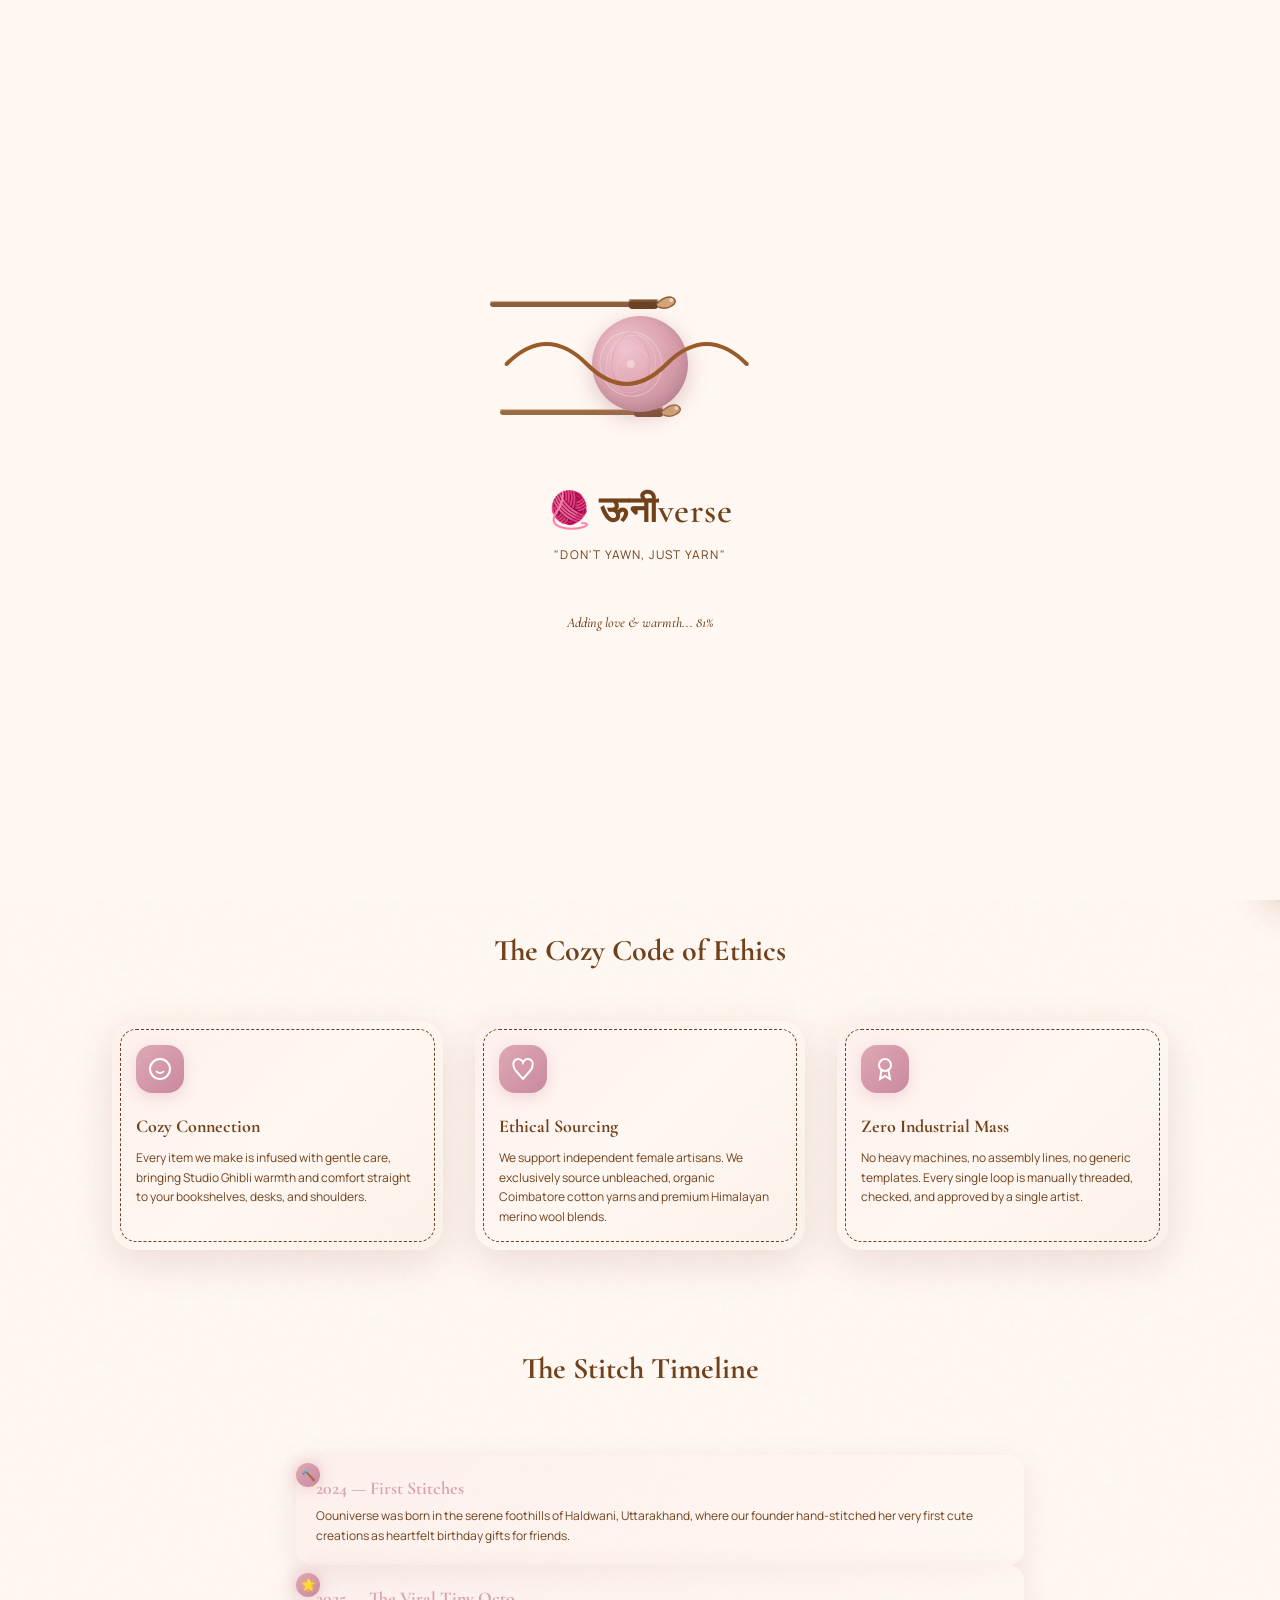
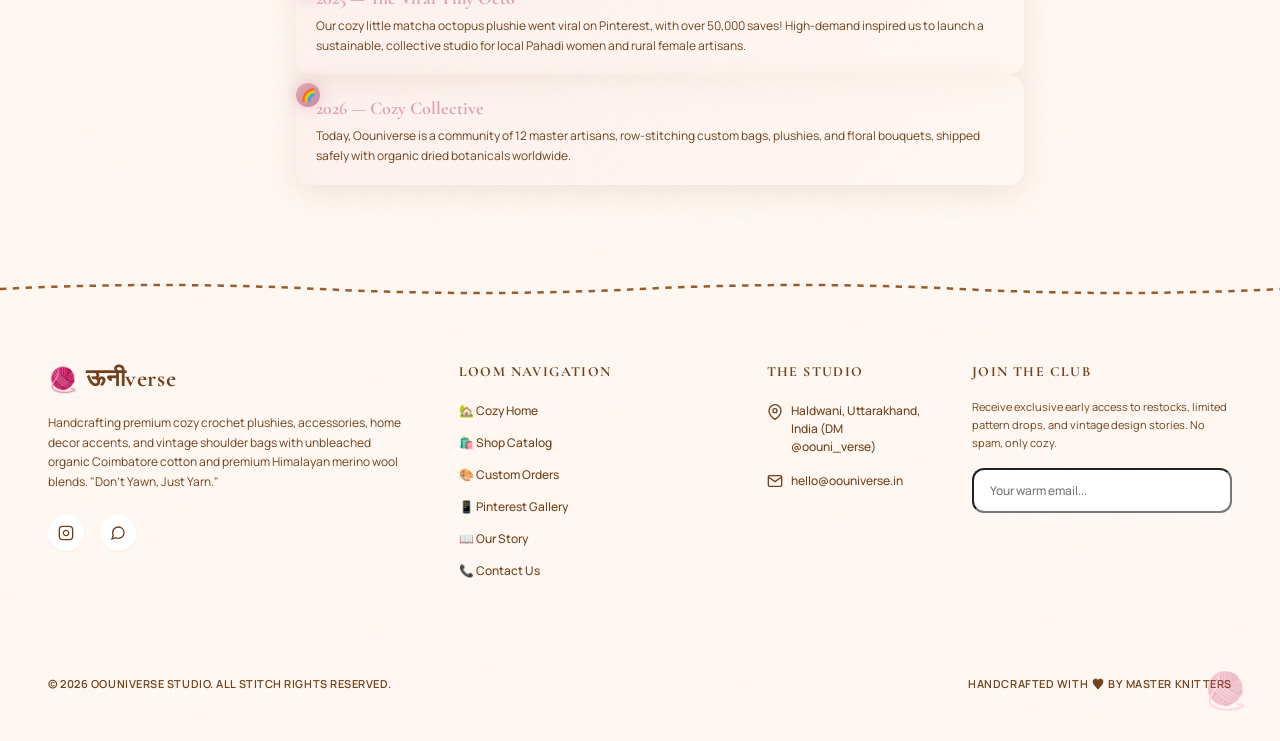
<file: about.html>
<!doctype html>
<html lang="en">
<head>
  <meta charset="UTF-8" />
  <meta name="viewport" content="width=device-width, initial-scale=1.0" />
  <title>About Us — ऊनीverse | Our Story of Crochet Craftsmanship</title>
  <meta name="description" content="Discover the story behind ऊनीverse — a slow-craft brand handcrafting premium crochet plushies, bags, and home decor in Haldwani, Uttarakhand." />
  <meta property="og:title" content="About Us — ऊनीverse" />
  <meta property="og:description" content="Discover the story behind ऊनीverse — a slow-craft brand handcrafting premium crochet." />
  <meta property="og:type" content="website" />
  <meta name="twitter:card" content="summary_large_image" />
  <meta property="og:image" content="https://oouniverse.com/assets/images/crochet_yarn_logo_1783009375471.jpg" />
  <meta property="og:image:width" content="1200" />
  <meta property="og:image:height" content="630" />
  <meta property="og:url" content="https://oouniverse.com/about" />
  <link rel="canonical" href="https://oouniverse.com/about" />

  <link rel="preconnect" href="https://fonts.googleapis.com" />
  <link rel="preconnect" href="https://fonts.gstatic.com" crossorigin />
  <link rel="preload" as="style" href="https://fonts.googleapis.com/css2?family=Cormorant+Garamond:ital,wght@0,300;0,400;0,500;0,600;0,700;1,400&family=DM+Sans:wght@400;500;700&family=Manrope:wght@300;400;500;600;700&display=swap" />
  <link href="https://fonts.googleapis.com/css2?family=Cormorant+Garamond:ital,wght@0,300;0,400;0,500;0,600;0,700;1,400&family=DM+Sans:wght@400;500;700&family=Manrope:wght@300;400;500;600;700&display=swap" rel="stylesheet" />

  <link rel="icon" type="image/svg+xml" href="assets/icons/favicon.svg" />
    <link rel="stylesheet" href="css/style.css" />
<script type="application/ld+json">{ "@context": "https://schema.org", "@type": "Organization", "name": "\u090a\u0928\u0940verse", "url": "https://oouniverse.com", "description": "Premium handcrafted crochet creations made with love in Haldwani, India.", "foundingDate": "2024", "contactPoint": { "@type": "ContactPoint", "telephone": "+91-9876543210", "contactType": "customer service", "availableLanguage": ["English", "Hindi"] }, "sameAs": ["https://instagram.com/oouniverse", "https://facebook.com/oouniverse"]   } }</script>
<style>
  /* Navbar link hover glow */
  #navbar a, #navbar button {
    transition: text-shadow 0.3s ease, color 0.3s ease;
  }
  #navbar a:hover, #navbar button:hover {
    text-shadow: 0 0 8px rgba(223,168,180,0.6), 0 0 20px rgba(223,168,180,0.3), 0 0 40px rgba(223,168,180,0.15);
  }
  #navbar a.active {
    text-shadow: 0 0 6px rgba(223,168,180,0.4);
  }

  /* Cart & Wishlist icon glow on hover */
  #cart-btn, #wishlist-btn {
    transition: box-shadow 0.3s ease, transform 0.3s ease, background-color 0.3s ease;
  }
  #cart-btn:hover, #wishlist-btn:hover {
    box-shadow: 0 0 10px rgba(223,168,180,0.5), 0 0 25px rgba(223,168,180,0.3), 0 0 50px rgba(223,168,180,0.15);
    background-color: rgba(247,216,222,0.3);
    transform: scale(1.1);
  }

  /* Badge notification pulse */
  @keyframes badge-pulse {
    0% { transform: scale(1); box-shadow: 0 0 0 0 rgba(223,168,180,0.7); }
    50% { transform: scale(1.15); box-shadow: 0 0 0 6px rgba(223,168,180,0); }
    100% { transform: scale(1); box-shadow: 0 0 0 0 rgba(223,168,180,0); }
  }
  @keyframes badge-glow {
    0%, 100% { box-shadow: 0 0 6px rgba(223,168,180,0.6); }
    50% { box-shadow: 0 0 15px rgba(223,168,180,0.9), 0 0 25px rgba(223,168,180,0.5); }
  }
  #cart-btn .absolute.-top-1, #wishlist-btn .absolute.-top-1 {
    animation: badge-glow 2s ease-in-out infinite;
  }
  #cart-btn .absolute.-top-1.badge-pop, #wishlist-btn .absolute.-top-1.badge-pop {
    animation: badge-pulse 0.5s cubic-bezier(0.34,1.56,0.64,1), badge-glow 2s ease-in-out infinite 0.5s;
  }

  /* Timeline animations */
  @keyframes fadeInTimeline {
    from { opacity: 0; transform: translateX(-20px); }
    to { opacity: 1; transform: translateX(0); }
  }
  @keyframes thread-glow {
    0%, 100% { opacity: 0.3; }
    50% { opacity: 1; }
  }
  @keyframes stitch-move {
    0% { top: 0; }
    100% { top: 100%; }
  }
  @keyframes thread-dash {
    to { stroke-dashoffset: -28; }
  }
</style>
</head>
<body class="preloader-active">
<a href="#main-content" class="skip-link sr-only focus:not-sr-only focus:absolute focus:top-4 focus:left-4 focus:z-50 focus:px-4 focus:py-2 focus:bg-[#70411B] focus:text-white focus:rounded-xl focus:outline-none">Skip to main content</a>

<!-- Custom Cursor -->
<div id="custom-cursor" style="position:fixed;left:0;top:0;right:0;bottom:0;pointer-events:none;z-index:2147483647;overflow:visible;">
  <div id="cursor-ring" style="position:absolute;width:20px;height:20px;border-radius:50%;background:#DFA8B4;border:1px solid rgba(112,65,27,0.2);box-shadow:0 1px 3px rgba(0,0,0,0.1);display:flex;align-items:center;justify-content:center;left:0;top:0;transform:translate(-50%,-50%);opacity:0;z-index:3">
    <div style="position:absolute;inset:2px;border:1px dashed rgba(112,65,27,0.25);border-radius:50%;animation:spin 8s linear infinite"></div>
  </div>
  <div id="cursor-dot" style="position:absolute;width:8px;height:8px;border-radius:50%;background:#9A5B2A;left:0;top:0;transform:translate(-50%,-50%);opacity:0;z-index:2"></div>
  <div id="cursor-hover-ring" style="position:absolute;width:20px;height:20px;border-radius:50%;border:2px solid rgba(223,168,180,0.4);pointer-events:none;left:0;top:0;transform:translate(-50%,-50%) scale(1);opacity:0;transition:transform 0.4s cubic-bezier(0.34,1.56,0.64,1),opacity 0.3s;z-index:1"></div>
</div>

<div id="root">

<div class="relative min-h-screen bg-[#FFF7F1] font-sans antialiased">
  <div class="bg-noise absolute inset-0 pointer-events-none"></div>

  <!-- Preloader -->
  <div id="preloader">
    <div class="absolute inset-0 opacity-[0.03] pointer-events-none bg-[radial-gradient(#70411B_1.5px,transparent_1.5px)] [background-size:16px_16px]"></div>
    <div class="relative flex flex-col items-center max-w-md px-6 text-center">
      <div class="relative w-80 h-48 flex items-center justify-center mb-6">
        <svg class="absolute w-52 h-16 origin-right animate-needle-1" style="top: 8px; left: 10px;" viewBox="0 0 210 40" fill="none">
          <rect x="0" y="14" width="160" height="5" rx="2.5" fill="#8B5E3C"/>
          <rect x="0" y="13" width="160" height="2" rx="1" fill="#A0724B" opacity="0.5"/>
          <rect x="140" y="12" width="30" height="9" rx="4" fill="#6B4226"/>
          <rect x="140" y="11" width="30" height="3" rx="1.5" fill="#8B5E3C" opacity="0.6"/>
          <path d="M 168 16 Q 178 6 185 10 Q 190 14 183 18 Q 178 22 170 19" fill="#D4A574" stroke="#8B5E3C" stroke-width="1.5"/>
          <circle cx="183" cy="12" r="2" fill="#FFF7F1" opacity="0.6"/>
        </svg>
        <svg class="absolute w-52 h-16 origin-right animate-needle-2" style="bottom: 12px; left: 20px;" viewBox="0 0 210 40" fill="none">
          <rect x="0" y="14" width="155" height="5" rx="2.5" fill="#9A6B42"/>
          <rect x="0" y="13" width="155" height="2" rx="1" fill="#B08050" opacity="0.5"/>
          <rect x="135" y="12" width="30" height="9" rx="4" fill="#7A4E2E"/>
          <rect x="135" y="11" width="30" height="3" rx="1.5" fill="#9A6B42" opacity="0.6"/>
          <path d="M 163 16 Q 173 6 180 10 Q 185 14 178 18 Q 173 22 165 19" fill="#D4A574" stroke="#9A6B42" stroke-width="1.5"/>
          <circle cx="178" cy="12" r="2" fill="#FFF7F1" opacity="0.6"/>
        </svg>
        <div class="absolute w-24 h-24 rounded-full animate-yarn-roll" style="background: radial-gradient(circle at 35% 35%, #F0C4D0, #DFA8B4 40%, #C48A9A 80%, #A86E7E); box-shadow: 0 6px 20px rgba(168,110,126,0.35), inset 0 -4px 12px rgba(0,0,0,0.08);">
          <svg class="absolute inset-0 w-full h-full" viewBox="0 0 96 96">
            <ellipse cx="48" cy="48" rx="38" ry="40" fill="none" stroke="#FFF7F1" stroke-width="1.2" opacity="0.35" transform="rotate(-20 48 48)"/>
            <ellipse cx="48" cy="48" rx="30" ry="36" fill="none" stroke="#FFF7F1" stroke-width="1" opacity="0.25" transform="rotate(15 48 48)"/>
            <ellipse cx="48" cy="48" rx="22" ry="30" fill="none" stroke="#FFF7F1" stroke-width="0.8" opacity="0.2" transform="rotate(-35 48 48)"/>
            <ellipse cx="48" cy="48" rx="14" ry="22" fill="none" stroke="#FFF7F1" stroke-width="0.8" opacity="0.15" transform="rotate(40 48 48)"/>
            <circle cx="48" cy="48" r="5" fill="#FFF7F1" opacity="0.4"/>
            <path d="M 48 8 Q 70 20 72 48 Q 70 76 48 88" fill="none" stroke="#B07080" stroke-width="0.8" opacity="0.3"/>
            <path d="M 48 8 Q 26 20 24 48 Q 26 76 48 88" fill="none" stroke="#B07080" stroke-width="0.8" opacity="0.3"/>
          </svg>
        </div>
        <svg class="absolute w-full h-full pointer-events-none" viewBox="0 0 240 120">
          <path class="thread-path" d="M 20 60 C 40 40, 60 40, 80 60 C 100 80, 120 80, 140 60 C 160 40, 180 40, 200 60" fill="none" stroke="#9A5B2A" stroke-width="3" stroke-linecap="round" stroke-dasharray="300"/>
        </svg>
      </div>
      <div>
        <p class="font-serif text-4xl tracking-wide text-[#70411B] flex items-center justify-center gap-1.5 font-semibold"><span>🧶</span> ऊनीverse</p>
        <p class="font-sans text-xs tracking-widest text-[#9A5B2A] uppercase mt-2 select-none">"Don't Yawn, Just Yarn"</p>
      </div>
      <div class="w-56 h-1 bg-[#F4E9E1] rounded-full mt-8 overflow-hidden relative border border-[#70411B]/5">
        <div class="h-full bg-gradient-to-r from-[#DFA8B4] to-[#9A5B2A] rounded-full" style="width:0%"></div>
      </div>
      <span class="font-serif italic text-[#70411B]/60 text-sm mt-3 font-medium" aria-hidden="true">Spinning cozy fibers... 0%</span>
    </div>
  </div>

  <!-- Main Content -->
  <div class="flex flex-col min-h-screen">

    <!-- Navbar -->
    <nav id="navbar" class="fixed top-0 left-0 right-0 z-40 transition-all duration-500 ease-in-out bg-transparent">
      <div class="bg-[#70411B] text-[#FFF7F1] text-[10px] md:text-[11px] font-sans font-bold py-2 px-4 text-center tracking-wide border-b border-[#FFF7F1]/10 flex items-center justify-center gap-1.5 shadow-sm relative z-50">
        <svg class="w-3.5 h-3.5 text-[#DFA8B4] shrink-0 animate-pulse" viewBox="0 0 24 24" fill="none" stroke="currentColor" stroke-width="2"><path d="M18 8a6 6 0 0 1-6 6 6 6 0 0 1-6-6c0-3.3 2.7-6 6-6s6 2.7 6 6Z"/><path d="M12 14v8"/><path d="M8 22h8"/></svg>
        <span>Shipping 🇮🇳 | No return / COD | Order at least 15 days prior 🧶 | Haldwani 🏔️</span>
      </div>
      <div class="max-w-7xl mx-auto px-6 md:px-12 flex items-center justify-between transition-all duration-500 py-5">
        <button id="nav-logo" class="flex items-center gap-3 group cursor-pointer focus:outline-none">
          <div class="relative w-12 h-12 md:w-14 md:h-14 rounded-full overflow-hidden bg-[#EAAFB9]/20 border-2 border-[#70411B]/20 flex items-center justify-center shrink-0 shadow-md">
            <picture><source srcset="assets/images/crochet_yarn_logo_1783009375471.webp" type="image/webp"><img  src="assets/images/crochet_yarn_logo_1783009375471.jpg" alt="ऊनीverse Logo" class="w-full h-full object-cover transition-transform duration-500 group-hover:scale-110" referrerpolicy="no-referrer"  width="1024" height="1024" loading="eager"/></picture>
            <div id="navbar-logo-fallback" class="hidden absolute inset-0 items-center justify-center bg-[#F4E9E1]"><span class="text-2xl">🧶</span></div>
          </div>
          <div class="flex flex-col items-start leading-none">
            <span class="font-serif text-xl md:text-2xl font-bold tracking-wide text-[#70411B] group-hover:text-[#9A5B2A] transition-colors duration-300">ऊनीverse</span>
            <span class="text-[10px] font-sans tracking-widest text-[#9A5B2A] uppercase font-bold mt-1.5 opacity-90">Don't Yawn, Just Yarn</span>
          </div>
        </button>
        <div class="hidden lg:flex items-center gap-8 xl:gap-10">
          <a href="index.html" class="relative font-sans text-sm tracking-wide font-medium py-1 cursor-pointer transition-all duration-300 text-[#70411B]/70 hover:text-[#70411B]">Home</a>
          <a href="shop.html" class="relative font-sans text-sm tracking-wide font-medium py-1 cursor-pointer transition-all duration-300 text-[#70411B]/70 hover:text-[#70411B]">Shop</a>
          <a href="custom.html" class="relative font-sans text-sm tracking-wide font-medium py-1 cursor-pointer transition-all duration-300 text-[#70411B]/70 hover:text-[#70411B]">Custom Orders</a>
          <a href="gallery.html" class="relative font-sans text-sm tracking-wide font-medium py-1 cursor-pointer transition-all duration-300 text-[#70411B]/70 hover:text-[#70411B]">Gallery</a>
          <a href="about.html" class="relative font-sans text-sm tracking-wide font-medium py-1 cursor-pointer transition-all duration-300 text-[#70411B] font-semibold">About Us<span class="absolute bottom-0 left-0 right-0 h-[2px] bg-[#9A5B2A] rounded-full"></span></a>
          <a href="contact.html" class="relative font-sans text-sm tracking-wide font-medium py-1 cursor-pointer transition-all duration-300 text-[#70411B]/70 hover:text-[#70411B]">Contact Us</a>
        </div>
        <div class="flex items-center gap-3.5 md:gap-5">
          <button id="wishlist-btn" class="relative p-2 rounded-full hover:bg-[#F4E9E1] text-[#70411B] hover:text-[#9A5B2A] transition-all duration-300 cursor-pointer" title="View Wishlist"> <span class="absolute -top-1 -right-1 min-w-[16px] h-4 bg-[#DFA8B4] text-white text-[9px] font-bold rounded-full flex items-center justify-center px-1" style="display: none;">0</span> <svg aria-hidden="true" class="w-5 h-5" viewBox="0 0 24 24" fill="none" stroke="currentColor" stroke-width="2"><path d="M19 14c1.5-1.5 2.5-3.5 2.5-5.5A4.5 4.5 0 0 0 12 5.5 4.5 4.5 0 0 0 2.5 8.5c0 2 1 3.5 2.5 5.5L12 22l7-8Z"/></svg>
          </button>
          <button id="cart-btn" class="relative p-2 rounded-full hover:bg-[#F4E9E1] text-[#70411B] hover:text-[#9A5B2A] transition-all duration-300 cursor-pointer" title="Open Shopping Cart"> <span class="absolute -top-1 -right-1 min-w-[16px] h-4 text-white text-[9px] font-bold rounded-full flex items-center justify-center px-1" style="background: linear-gradient(135deg, #DFA8B4, #c9899f); box-shadow: 0 2px 8px rgba(223,168,180,0.5); display: none;">0</span> <svg aria-hidden="true" class="w-5 h-5" viewBox="0 0 24 24" fill="none" stroke="currentColor" stroke-width="2"><path d="M6 2 3 6v14a2 2 0 0 0 2 2h14a2 2 0 0 0 2-2V6l-3-4Z"/><path d="M3 6h18"/><path d="M16 10a4 4 0 0 1-8 0"/></svg>
          </button>
          <a href="custom.html" class="hidden md:flex items-center gap-1.5 px-4 py-2 text-xs font-semibold bg-[#FFF7F1] border border-[#70411B]/15 text-[#70411B] rounded-full hover:bg-[#9A5B2A]/20 transition-all duration-300 cursor-pointer">
            <svg class="w-3.5 h-3.5 text-[#DFA8B4]" viewBox="0 0 24 24" fill="none" stroke="currentColor" stroke-width="2"><path d="M18 8a6 6 0 0 1-6 6 6 6 0 0 1-6-6c0-3.3 2.7-6 6-6s6 2.7 6 6Z"/><path d="M12 14v8"/><path d="M8 22h8"/></svg>
            <span>Custom Crochet</span>
          </a>
          <button id="mobile-menu-toggle" class="lg:hidden p-2 text-[#70411B] hover:bg-[#F4E9E1] rounded-full transition-colors cursor-pointer" aria-label="Toggle menu"> <svg aria-hidden="true" class="w-5.5 h-5.5" viewBox="0 0 24 24" fill="none" stroke="currentColor" stroke-width="2"><path d="M4 6h16"/><path d="M4 12h16"/><path d="M4 18h16"/></svg>
          </button>
        </div>
      </div>
    </nav>

    <!-- Mobile Menu Overlay -->
    <div id="mobile-menu" class="fixed inset-0 bg-[#FFF7F1] pt-28 px-8 flex flex-col justify-between pb-12 lg:hidden">
      <div class="absolute inset-0 opacity-[0.02] pointer-events-none bg-[radial-gradient(#70411B_1.5px,transparent_1.5px)] [background-size:16px_16px]"></div>
      <div class="flex flex-col gap-6">
        <a href="index.html" class="text-left font-serif text-3xl font-semibold tracking-wide text-[#70411B]/70">Home</a>
        <a href="shop.html" class="text-left font-serif text-3xl font-semibold tracking-wide text-[#70411B]/70">Shop</a>
        <a href="custom.html" class="text-left font-serif text-3xl font-semibold tracking-wide text-[#70411B]/70">Custom Orders</a>
        <a href="gallery.html" class="text-left font-serif text-3xl font-semibold tracking-wide text-[#70411B]/70">Gallery</a>
        <a href="about.html" class="text-left font-serif text-3xl font-semibold tracking-wide text-[#9A5B2A]">About Us</a>
        <a href="contact.html" class="text-left font-serif text-3xl font-semibold tracking-wide text-[#70411B]/70">Contact Us</a>
      </div>
      <div class="border-t border-[#70411B]/10 pt-8 flex flex-col gap-4">
        <a href="custom.html" class="w-full py-3 bg-[#9A5B2A] hover:bg-[#9A5B2A]/90 text-white font-semibold rounded-xl flex items-center justify-center gap-2">
          <svg class="w-4 h-4" viewBox="0 0 24 24" fill="none" stroke="currentColor" stroke-width="2"><path d="M18 8a6 6 0 0 1-6 6 6 6 0 0 1-6-6c0-3.3 2.7-6 6-6s6 2.7 6 6Z"/><path d="M12 14v8"/><path d="M8 22h8"/></svg>
          <span>Knit a Custom Design</span>
        </a>
        <p class="text-center text-xs text-[#70411B]/50 font-sans tracking-wide">🌸 Handmade Stories, One Stitch at a Time</p>
      </div>
    </div>

    <main class="flex-grow" id="main-content">
    <div class="min-h-screen bg-[#FFF7F1] pt-32 pb-24 relative overflow-hidden">

      <!-- Background Stitches -->
      <div class="absolute inset-0 opacity-[0.03] pointer-events-none bg-[radial-gradient(#70411B_1.5px,transparent_1.5px)] [background-size:16px_16px]"></div>

      <div class="max-w-6xl mx-auto px-6 md:px-12 relative z-10">

        <!-- Header Title -->
        <div class="text-center max-w-2xl mx-auto mb-16">
          <div class="inline-flex items-center gap-1.5 px-3 py-1.5 rounded-full bg-[#9A5B2A]/20 border border-[#DFA8B4]/40 text-[#70411B] text-xs font-semibold tracking-wider uppercase mb-5 animate-[fadeInUp_0.6s_ease-out_both]">
            <svg class="w-3.5 h-3.5 text-[#DFA8B4]" viewBox="0 0 24 24" fill="none" stroke="currentColor" stroke-width="2"><path d="M2 3h6a4 4 0 0 1 4 4v14a3 3 0 0 0-3-3H2z"/><path d="M22 3h-6a4 4 0 0 0-4 4v14a3 3 0 0 1 3-3h7z"/></svg>
            <span>Our Cozy Story</span>
          </div>
          <h1 class="font-serif text-4xl md:text-5xl font-bold text-[#70411B] tracking-tight mb-4">
            Stepping into the Oouniverse
          </h1>
          <p class="font-sans text-[#70411B]/80 text-base leading-relaxed">
            We believe that objects carry soul. By slowing down and knitting one stitch at a time, we build artifacts that feel like a warm hug.
          </p>
        </div>

        <!-- Section 1: Brand Story with Images -->
        <div class="grid grid-cols-1 lg:grid-cols-12 gap-12 items-center mb-24">

          <!-- Left Visual Collage -->
          <div class="lg:col-span-5 relative h-[380px] sm:h-[450px]">
            <div class="absolute w-64 h-64 sm:w-80 sm:h-80 rounded-[32px] overflow-hidden border-4 border-white shadow-xl z-20 left-0 top-0" style="box-shadow: 0 8px 32px rgba(223,168,180,0.25), 0 4px 12px rgba(0,0,0,0.08);">
              <picture><source srcset="assets/images/crochet_wearables_1783006542606.webp" type="image/webp"><img src="assets/images/crochet_wearables_1783006542606.jpg" alt="Cozy Shrug Cardigan Stitching" class="w-full h-full object-cover" referrerpolicy="no-referrer" loading="lazy"/></picture>
            </div>
            <div class="absolute w-44 h-44 sm:w-56 sm:h-56 rounded-[24px] overflow-hidden border-4 border-white shadow-lg z-10 right-0 bottom-0" style="box-shadow: 0 8px 32px rgba(223,168,180,0.2), 0 4px 12px rgba(0,0,0,0.08);">
              <picture><source srcset="assets/images/crochet_bags_hero_1783006461148.webp" type="image/webp"><img src="assets/images/crochet_bags_hero_1783006461148.jpg" alt="Our crochet shoulder bag styling" class="w-full h-full object-cover" referrerpolicy="no-referrer" loading="lazy"/></picture>
            </div>
            <!-- Animated glowing thread connecting the images -->
            <svg class="absolute inset-0 w-full h-full z-30 pointer-events-none" viewBox="0 0 400 450" fill="none">
              <path d="M 260 200 C 300 250, 350 280, 320 340" stroke="url(#thread-gradient)" stroke-width="2.5" stroke-linecap="round" stroke-dasharray="8 6" style="animation: thread-dash 2s linear infinite;">
              </path>
              <defs>
                <linearGradient id="thread-gradient" x1="0%" y1="0%" x2="100%" y2="100%">
                  <stop offset="0%" style="stop-color:#DFA8B4;stop-opacity:0.8"/>
                  <stop offset="50%" style="stop-color:#c9899f;stop-opacity:1"/>
                  <stop offset="100%" style="stop-color:#DFA8B4;stop-opacity:0.8"/>
                </linearGradient>
              </defs>
            </svg>
          </div>

          <!-- Right Text Stories -->
          <div class="lg:col-span-7 flex flex-col justify-center text-left">
            <h3 class="font-serif text-2xl sm:text-3xl font-bold text-[#70411B] mb-5 tracking-wide leading-snug">
              "We Don't Just Knit; We Spin Cozy Memories into Thread"
            </h3>
            <p class="font-sans text-[#70411B]/80 text-sm leading-relaxed mb-4">
              In a fast-paced world of digital screens, automatic factories, and mass-produced plastics, our studio chose a different journey. We wanted to return to raw, slow craftsmanship—using simple metal hooks, warm unbleached cotton threads, and hours of thoughtful, mindful row stitching.
            </p>
            <p class="font-sans text-[#70411B]/80 text-sm leading-relaxed mb-6">
              Oouniverse was founded in 2024 with a single philosophy: <span class="font-bold">"Don't Yawn, Just Yarn."</span> Our goal is to bring sweet, adorable, Pinterest-inspired warmth back into your everyday life.
            </p>

            <!-- Designer quote -->
            <div class="rounded-2xl relative shadow-lg p-5 border border-[#DFA8B4]/15" style="background: linear-gradient(135deg, rgba(247,216,222,0.25), rgba(255,247,241,0.8));">
              <div class="absolute inset-1.5 border border-dashed border-[#DFA8B4]/20 rounded-xl pointer-events-none"></div>
              <p class="font-serif italic text-sm text-[#70411B] leading-relaxed">
                "When you hold one of our crochet plushies or sling a shoulder bag, you are holding 12 hours of quiet meditation, soft classical music, and dedicated love from a real kniter's hands. We hope you feel that connection."
              </p>
              <span class="block text-[10px] uppercase tracking-wider font-bold text-[#DFA8B4] mt-3">
                — Aditi Sharma, Loom Artist &amp; Founder
              </span>
            </div>
          </div>

        </div>

        <!-- Section 2: Values Bento Grid -->
        <div class="mb-24">
          <h2 class="font-serif text-3xl font-bold text-[#70411B] text-center mb-12">
            The Cozy Code of Ethics
          </h2>
          <div class="grid grid-cols-1 md:grid-cols-3 gap-8">

            <!-- Value 1: Cozy Connection -->
            <div class="rounded-3xl p-6 border border-[#DFA8B4]/20 shadow-xl hover:shadow-2xl hover:shadow-[#DFA8B4]/15 transition-all duration-500 hover:-translate-y-1 relative overflow-hidden" style="background: linear-gradient(135deg, rgba(247,216,222,0.2) 0%, rgba(255,247,241,0.9) 50%, rgba(244,233,225,0.4) 100%);">
              <div class="absolute inset-0 opacity-[0.03] pointer-events-none bg-[radial-gradient(#70411B_1.5px,transparent_1.5px)]" style="background-size:16px 16px;"></div>
              <div class="absolute inset-2 border border-dashed border-[#DFA8B4]/15 rounded-2xl pointer-events-none"></div>
              <div class="relative z-10">
                <div class="w-12 h-12 rounded-2xl flex items-center justify-center mb-5" style="background: linear-gradient(135deg, #DFA8B4, #c9899f); box-shadow: 0 4px 15px rgba(223,168,180,0.4);">
                  <svg class="w-6 h-6 text-white" viewBox="0 0 24 24" fill="none" stroke="currentColor" stroke-width="2"><circle cx="12" cy="12" r="10"/><path d="M8 14s1.5 2 4 2 4-2 4-2"/><line x1="9" y1="9" x2="9.01" y2="9"/><line x1="15" y1="9" x2="15.01" y2="9"/></svg>
                </div>
                <h4 class="font-serif font-bold text-lg text-[#70411B] mb-2">Cozy Connection</h4>
                <p class="text-xs text-[#70411B]/70 leading-relaxed">Every item we make is infused with gentle care, bringing Studio Ghibli warmth and comfort straight to your bookshelves, desks, and shoulders.</p>
              </div>
            </div>

            <!-- Value 2: Ethical Sourcing -->
            <div class="rounded-3xl p-6 border border-[#DFA8B4]/20 shadow-xl hover:shadow-2xl hover:shadow-[#DFA8B4]/15 transition-all duration-500 hover:-translate-y-1 relative overflow-hidden" style="background: linear-gradient(135deg, rgba(247,216,222,0.2) 0%, rgba(255,247,241,0.9) 50%, rgba(244,233,225,0.4) 100%);">
              <div class="absolute inset-0 opacity-[0.03] pointer-events-none bg-[radial-gradient(#70411B_1.5px,transparent_1.5px)]" style="background-size:16px 16px;"></div>
              <div class="absolute inset-2 border border-dashed border-[#DFA8B4]/15 rounded-2xl pointer-events-none"></div>
              <div class="relative z-10">
                <div class="w-12 h-12 rounded-2xl flex items-center justify-center mb-5" style="background: linear-gradient(135deg, #DFA8B4, #c9899f); box-shadow: 0 4px 15px rgba(223,168,180,0.4);">
                  <svg class="w-6 h-6 text-white" viewBox="0 0 24 24" fill="none" stroke="currentColor" stroke-width="2"><path d="M19 14c1.5-1.5 2.5-3.5 2.5-5.5A4.5 4.5 0 0 0 12 5.5 4.5 4.5 0 0 0 2.5 8.5c0 2 1 3.5 2.5 5.5L12 22l7-8Z"/></svg>
                </div>
                <h4 class="font-serif font-bold text-lg text-[#70411B] mb-2">Ethical Sourcing</h4>
                <p class="text-xs text-[#70411B]/70 leading-relaxed">We support independent female artisans. We exclusively source unbleached, organic Coimbatore cotton yarns and premium Himalayan merino wool blends.</p>
              </div>
            </div>

            <!-- Value 3: Zero Industrial Mass -->
            <div class="rounded-3xl p-6 border border-[#DFA8B4]/20 shadow-xl hover:shadow-2xl hover:shadow-[#DFA8B4]/15 transition-all duration-500 hover:-translate-y-1 relative overflow-hidden" style="background: linear-gradient(135deg, rgba(247,216,222,0.2) 0%, rgba(255,247,241,0.9) 50%, rgba(244,233,225,0.4) 100%);">
              <div class="absolute inset-0 opacity-[0.03] pointer-events-none bg-[radial-gradient(#70411B_1.5px,transparent_1.5px)]" style="background-size:16px 16px;"></div>
              <div class="absolute inset-2 border border-dashed border-[#DFA8B4]/15 rounded-2xl pointer-events-none"></div>
              <div class="relative z-10">
                <div class="w-12 h-12 rounded-2xl flex items-center justify-center mb-5" style="background: linear-gradient(135deg, #DFA8B4, #c9899f); box-shadow: 0 4px 15px rgba(223,168,180,0.4);">
                  <svg class="w-6 h-6 text-white" viewBox="0 0 24 24" fill="none" stroke="currentColor" stroke-width="2"><circle cx="12" cy="8" r="6"/><path d="M15.477 12.89 17 22l-5-3-5 3 1.523-9.11"/></svg>
                </div>
                <h4 class="font-serif font-bold text-lg text-[#70411B] mb-2">Zero Industrial Mass</h4>
                <p class="text-xs text-[#70411B]/70 leading-relaxed">No heavy machines, no assembly lines, no generic templates. Every single loop is manually threaded, checked, and approved by a single artist.</p>
              </div>
            </div>

          </div>
        </div>

        <!-- Section 3: Stitched Yarn Timeline -->
        <div>
          <h2 class="font-serif text-3xl font-bold text-[#70411B] text-center mb-16">
            The Stitch Timeline
          </h2>
          <div class="max-w-3xl mx-auto relative pl-10 flex flex-col gap-14">
            <!-- Animated glowing thread line -->
            <div class="absolute left-[18px] top-0 bottom-0 w-[3px] rounded-full overflow-hidden" style="background: rgba(223,168,180,0.15);">
              <div class="w-full h-full" style="background: linear-gradient(180deg, transparent 0%, #DFA8B4 20%, #c9899f 50%, #DFA8B4 80%, transparent 100%); animation: thread-glow 3s ease-in-out infinite;"></div>
            </div>
            <!-- Animated stitching dots -->
            <div class="absolute left-[15px] top-0 bottom-0 w-[11px] pointer-events-none">
              <div class="w-[11px] h-[11px] rounded-full border-[3px] border-white" style="background: linear-gradient(135deg, #DFA8B4, #c9899f); box-shadow: 0 0 12px rgba(223,168,180,0.6), 0 0 24px rgba(223,168,180,0.3); animation: stitch-move 4s linear infinite;"></div>
            </div>

            <!-- 2024 -->
            <div class="relative timeline-item" style="opacity:0; transform:translateX(-20px); animation: fadeInTimeline 0.6s ease-out 0.2s forwards;">
              <div class="absolute -left-[31px] top-2 w-6 h-6 rounded-full flex items-center justify-center z-10" style="background: linear-gradient(135deg, #DFA8B4, #c9899f); box-shadow: 0 0 12px rgba(223,168,180,0.5), 0 0 20px rgba(223,168,180,0.25);">
                <span class="text-xs select-none">&#x1F528;</span>
              </div>
              <div class="rounded-2xl p-5 border border-[#DFA8B4]/15 shadow-lg relative overflow-hidden" style="background: linear-gradient(135deg, rgba(247,216,222,0.2), rgba(255,247,241,0.8));">
                <div class="absolute inset-1.5 border border-dashed border-[#DFA8B4]/15 rounded-xl pointer-events-none"></div>
                <span class="font-serif font-bold text-lg block mb-1" style="background: linear-gradient(135deg, #DFA8B4, #c9899f); -webkit-background-clip: text; -webkit-text-fill-color: transparent; background-clip: text;">
                  2024 — First Stitches
                </span>
                <p class="text-xs text-[#70411B]/80 leading-relaxed">
                  Oouniverse was born in the serene foothills of Haldwani, Uttarakhand, where our founder hand-stitched her very first cute creations as heartfelt birthday gifts for friends.
                </p>
              </div>
            </div>

            <!-- 2025 -->
            <div class="relative timeline-item" style="opacity:0; transform:translateX(-20px); animation: fadeInTimeline 0.6s ease-out 0.5s forwards;">
              <div class="absolute -left-[31px] top-2 w-6 h-6 rounded-full flex items-center justify-center z-10" style="background: linear-gradient(135deg, #DFA8B4, #c9899f); box-shadow: 0 0 12px rgba(223,168,180,0.5), 0 0 20px rgba(223,168,180,0.25);">
                <span class="text-xs select-none">&#x1F31F;</span>
              </div>
              <div class="rounded-2xl p-5 border border-[#DFA8B4]/15 shadow-lg relative overflow-hidden" style="background: linear-gradient(135deg, rgba(247,216,222,0.2), rgba(255,247,241,0.8));">
                <div class="absolute inset-1.5 border border-dashed border-[#DFA8B4]/15 rounded-xl pointer-events-none"></div>
                <span class="font-serif font-bold text-lg block mb-1" style="background: linear-gradient(135deg, #DFA8B4, #c9899f); -webkit-background-clip: text; -webkit-text-fill-color: transparent; background-clip: text;">
                  2025 — The Viral Tiny Octo
                </span>
                <p class="text-xs text-[#70411B]/80 leading-relaxed">
                  Our cozy little matcha octopus plushie went viral on Pinterest, with over 50,000 saves! High-demand inspired us to launch a sustainable, collective studio for local Pahadi women and rural female artisans.
                </p>
              </div>
            </div>

            <!-- 2026 -->
            <div class="relative timeline-item" style="opacity:0; transform:translateX(-20px); animation: fadeInTimeline 0.6s ease-out 0.8s forwards;">
              <div class="absolute -left-[31px] top-2 w-6 h-6 rounded-full flex items-center justify-center z-10" style="background: linear-gradient(135deg, #DFA8B4, #c9899f); box-shadow: 0 0 12px rgba(223,168,180,0.5), 0 0 20px rgba(223,168,180,0.25);">
                <span class="text-xs select-none">&#x1F308;</span>
              </div>
              <div class="rounded-2xl p-5 border border-[#DFA8B4]/15 shadow-lg relative overflow-hidden" style="background: linear-gradient(135deg, rgba(247,216,222,0.2), rgba(255,247,241,0.8));">
                <div class="absolute inset-1.5 border border-dashed border-[#DFA8B4]/15 rounded-xl pointer-events-none"></div>
                <span class="font-serif font-bold text-lg block mb-1" style="background: linear-gradient(135deg, #DFA8B4, #c9899f); -webkit-background-clip: text; -webkit-text-fill-color: transparent; background-clip: text;">
                  2026 — Cozy Collective
                </span>
                <p class="text-xs text-[#70411B]/80 leading-relaxed">
                  Today, Oouniverse is a community of 12 master artisans, row-stitching custom bags, plushies, and floral bouquets, shipped safely with organic dried botanicals worldwide.
                </p>
              </div>
            </div>

          </div>
        </div>

      </div>
    </div>
    </main>

    <!-- Cart Drawer -->
    <div id="cart-overlay" class="drawer-overlay"></div>
    <div id="cart-drawer" class="drawer-panel" role="dialog" aria-modal="true" aria-label="Shopping Cart">
      <div class="drawer-header">
        <h3 class="drawer-title">🧶 Your Cozy Cart</h3>
        <button id="cart-drawer-close" class="drawer-close"> <svg aria-hidden="true" class="w-5 h-5" viewBox="0 0 24 24" fill="none" stroke="currentColor" stroke-width="2"><path d="M18 6 6 18"/><path d="m6 6 12 12"/></svg></button>
      </div>
      <div id="cart-items" class="flex-1 overflow-y-auto p-6 space-y-4">
        <div id="cart-empty" class="flex flex-col items-center justify-center h-full text-center py-12">
          <svg class="w-16 h-16 text-[#DFA8B4]/40 mb-4 animate-empty-float" viewBox="0 0 24 24" fill="none" stroke="currentColor" stroke-width="1.5"><path d="M6 2 3 6v14a2 2 0 0 0 2 2h14a2 2 0 0 0 2-2V6l-3-4Z"/><path d="M3 6h18"/><path d="M16 10a4 4 0 0 1-8 0"/></svg>
          <p class="text-[#70411B]/50 font-serif text-lg">Your cart is empty</p>
          <p class="text-xs text-[#70411B]/40 font-sans mt-1">Add some cozy crochet!</p>
        </div>
      </div>
      <div id="cart-footer" class="border-t border-[#70411B]/10 p-6 hidden">
        <div class="flex justify-between text-sm font-semibold text-[#70411B] mb-4"><span>Total:</span><span id="cart-total">&#8377;0</span></div>
        <a id="cart-checkout" style="background-color:#25D366" class="w-full py-3 text-white text-sm font-bold rounded-xl flex items-center justify-center gap-2 transition-all"><svg class="w-4 h-4" viewBox="0 0 24 24" fill="none" stroke="currentColor" stroke-width="2"><path d="M21 11.5a8.38 8.38 0 0 1-.9 3.8 8.5 8.5 0 0 1-7.6 4.7 8.38 8.38 0 0 1-3.8-.9L3 21l1.9-5.7a8.38 8.38 0 0 1-.9-3.8 8.5 8.5 0 0 1 4.7-7.6 8.38 8.38 0 0 1 3.8-.9h.5a8.48 8.48 0 0 1 8 8v.5z"/></svg><span>Order on WhatsApp</span></a></div></div><!-- Wishlist Drawer -->
    <div id="wishlist-overlay" class="drawer-overlay" style="z-index: 40;"></div>
    <div id="wishlist-drawer" class="drawer-panel" role="dialog" aria-modal="true" aria-label="Wishlist" style="z-index: 50;">
      <div class="drawer-header">
        <h3 class="drawer-title">Your Wishlist</h3>
        <button id="wishlist-drawer-close" class="drawer-close"> <svg aria-hidden="true" class="w-5 h-5" viewBox="0 0 24 24" fill="none" stroke="currentColor" stroke-width="2"><path d="M18 6 6 18"/><path d="m6 6 12 12"/></svg></button>
      </div>
      <div id="wishlist-items" class="flex-1 overflow-y-auto p-6 space-y-4">
        <div id="wishlist-empty" class="flex flex-col items-center justify-center h-full text-center py-12">
          <svg class="w-16 h-16 text-[#DFA8B4]/40 mb-4 animate-empty-float" viewBox="0 0 24 24" fill="none" stroke="currentColor" stroke-width="1.5"><path d="M19 14c1.5-1.5 2.5-3.5 2.5-5.5A4.5 4.5 0 0 0 12 5.5 4.5 4.5 0 0 0 2.5 8.5c0 2 1 3.5 2.5 5.5L12 22l7-8Z"/></svg>
          <p class="text-[#70411B]/50 font-serif text-lg">Your wishlist is empty</p>
          <p class="text-xs text-[#70411B]/40 font-sans mt-1">Save your favorites here!</p>
        </div>
      </div>
    </div>

    <div id="cart-toast" role="status" aria-live="polite" class="fixed bottom-6 right-6 z-50 bg-[#70411B] text-white px-5 py-3 rounded-xl shadow-lg text-xs font-semibold flex items-center gap-2 transform translate-y-4 opacity-0 transition-all duration-500 pointer-events-none"><svg class="w-4 h-4 text-[#DFA8B4]" viewBox="0 0 24 24" fill="none" stroke="currentColor" stroke-width="2"><path d="M18 8a6 6 0 0 1-6 6 6 6 0 0 1-6-6c0-3.3 2.7-6 6-6s6 2.7 6 6Z"/><path d="M12 14v8"/><path d="M8 22h8"/></svg><span id="cart-toast-msg">Added to cart!</span></div>

    <script src="js/utils.js" defer></script>
    <script src="js/animations.js" defer></script>
    <script src="js/cart.js" defer></script>
    <script src="js/forms.js" defer></script>
    <script src="js/main.js" defer></script>

    <!-- FOOTER -->
    <footer class="bg-[#F4E9E1] border-t border-[#70411B]/15 pt-20 pb-12 relative overflow-hidden" id="footer-section">
      <div class="absolute inset-0 opacity-[0.02] pointer-events-none bg-[radial-gradient(#70411B_1.5px,transparent_1.5px)] [background-size:16px_16px]"></div>
      <div class="absolute top-0 left-0 right-0 h-4 flex items-center justify-between pointer-events-none">
        <svg class="w-full h-full" viewBox="0 0 1200 16" preserveAspectRatio="none">
          <path d="M 0,8 Q 150,0 300,8 T 600,8 T 900,8 T 1200,8" fill="none" stroke="#9A5B2A" stroke-width="2.5" stroke-dasharray="6 6"></path>
        </svg>
      </div>
      <div class="max-w-7xl mx-auto px-6 md:px-12 relative z-10 grid grid-cols-1 md:grid-cols-12 gap-12">
        <div class="md:col-span-4 flex flex-col items-start text-left">
          <div class="flex items-center gap-2 mb-4"><span class="text-2xl">🧶</span><span class="font-serif text-2xl font-bold tracking-wide text-[#70411B]">ऊनीverse</span></div>
          <p class="text-xs text-[#70411B]/85 leading-relaxed max-w-sm mb-6">Handcrafting premium cozy crochet plushies, accessories, home decor accents, and vintage shoulder bags with unbleached organic Coimbatore cotton and premium Himalayan merino wool blends. "Don't Yawn, Just Yarn."</p>
          <div class="flex gap-4">
            <a href="https://instagram.com/oouni_verse/" target="_blank" rel="noreferrer" class="p-2.5 rounded-full bg-white text-[#70411B] hover:bg-[#9A5B2A] hover:text-white transition-all shadow-sm" title="Instagram Page">
              <svg class="w-4 h-4" viewBox="0 0 24 24" fill="none" stroke="currentColor" stroke-width="2"><rect x="2" y="2" width="20" height="20" rx="5" ry="5"/><path d="M16 11.37A4 4 0 1 1 12.63 8 4 4 0 0 1 16 11.37z"/><line x1="17.5" y1="6.5" x2="17.51" y2="6.5"/></svg>
            </a>
            <a href="https://wa.me/919876543210" target="_blank" rel="noreferrer" class="p-2.5 rounded-full bg-white text-[#70411B] hover:bg-[#A9C1A5] hover:text-white transition-all shadow-sm" title="WhatsApp Chat">
              <svg class="w-4 h-4" viewBox="0 0 24 24" fill="none" stroke="currentColor" stroke-width="2"><path d="M21 11.5a8.38 8.38 0 0 1-.9 3.8 8.5 8.5 0 0 1-7.6 4.7 8.38 8.38 0 0 1-3.8-.9L3 21l1.9-5.7a8.38 8.38 0 0 1-.9-3.8 8.5 8.5 0 0 1 4.7-7.6 8.38 8.38 0 0 1 3.8-.9h.5a8.48 8.48 0 0 1 8 8v.5z"/></svg>
            </a>
          </div>
        </div>
        <div class="md:col-span-3 flex flex-col items-start text-left">
          <h4 class="font-serif text-sm font-bold text-[#70411B] uppercase tracking-widest mb-5">Loom Navigation</h4>
          <div class="flex flex-col gap-3.5 text-xs text-[#70411B]/80 font-medium">
            <a href="index.html" class="hover:text-[#9A5B2A] text-left cursor-pointer transition-colors">🏡 Cozy Home</a>
            <a href="shop.html" class="hover:text-[#9A5B2A] text-left cursor-pointer transition-colors">🛍️ Shop Catalog</a>
            <a href="custom.html" class="hover:text-[#9A5B2A] text-left cursor-pointer transition-colors">🎨 Custom Orders</a>
            <a href="gallery.html" class="hover:text-[#9A5B2A] text-left cursor-pointer transition-colors">📱 Pinterest Gallery</a>
            <a href="about.html" class="hover:text-[#9A5B2A] text-left cursor-pointer transition-colors">📖 Our Story</a>
            <a href="contact.html" class="hover:text-[#9A5B2A] text-left cursor-pointer transition-colors">📞 Contact Us</a>
          </div>
        </div>
        <div class="md:col-span-2 flex flex-col items-start text-left">
          <h4 class="font-serif text-sm font-bold text-[#70411B] uppercase tracking-widest mb-5">The Studio</h4>
          <div class="flex flex-col gap-4 text-xs text-[#70411B]/80 font-medium">
            <div class="flex items-start gap-2">
              <svg class="w-4 h-4 text-[#DFA8B4] shrink-0 mt-0.5" viewBox="0 0 24 24" fill="none" stroke="currentColor" stroke-width="2"><path d="M21 10c0 7-9 13-9 13s-9-6-9-13a9 9 0 0 1 18 0z"/><circle cx="12" cy="10" r="3"/></svg>
              <span>Haldwani, Uttarakhand, India (DM @oouni_verse)</span>
            </div>
            <div class="flex items-center gap-2">
              <svg class="w-4 h-4 text-[#DFA8B4] shrink-0" viewBox="0 0 24 24" fill="none" stroke="currentColor" stroke-width="2"><path d="M4 4h16c1.1 0 2 .9 2 2v12c0 1.1-.9 2-2 2H4c-1.1 0-2-.9-2-2V6c0-1.1.9-2 2-2z"/><polyline points="22,6 12,13 2,6"/></svg>
              <span>hello@oouniverse.in</span>
            </div>
          </div>
        </div>
        <div class="md:col-span-3 flex flex-col items-start text-left">
          <h4 class="font-serif text-sm font-bold text-[#70411B] uppercase tracking-widest mb-4">Join the Club</h4>
          <p class="text-[11px] text-[#70411B]/75 leading-relaxed mb-4">Receive exclusive early access to restocks, limited pattern drops, and vintage design stories. No spam, only cozy.</p>
          <form id="newsletter-form" class="relative w-full flex items-center" novalidate>
            <input type="email" required placeholder="Your warm email..." aria-label="Email address for newsletter" class="w-full bg-white border-2 border-[#70411B]/15 focus:border-[#70411B] outline-none rounded-xl px-4 py-3 text-xs text-[#70411B] pr-12 font-medium" />
            <button type="submit" class="absolute right-1.5 p-2 bg-[#70411B] hover:bg-[#9A5B2A] text-white rounded-lg transition-colors cursor-pointer" title="Subscribe">
              <svg class="w-3.5 h-3.5" viewBox="0 0 24 24" fill="none" stroke="currentColor" stroke-width="2"><path d="M5 12h14"/><path d="m12 5 7 7-7 7"/></svg>
            </button>
          </form>
          <div id="newsletter-success" class="hidden mt-3 text-[10px] font-semibold text-[#70411B] bg-white border border-[#A9C1A5] p-2 rounded-lg flex items-center gap-1">
            <svg class="w-3.5 h-3.5 text-[#A9C1A5]" viewBox="0 0 24 24" fill="none" stroke="currentColor" stroke-width="2"><path d="M18 8a6 6 0 0 1-6 6 6 6 0 0 1-6-6c0-3.3 2.7-6 6-6s6 2.7 6 6Z"/><path d="M12 14v8"/><path d="M8 22h8"/></svg>
            <span>Subscribed! Check your inbox for cozy warmth.</span>
          </div>
        </div>
      </div>
      <div class="absolute bottom-6 right-8 opacity-25 hover:opacity-50 transition-opacity hidden sm:block"><div class="text-4xl select-none cursor-pointer">🧶</div></div>
      <div class="max-w-7xl mx-auto px-6 md:px-12 mt-16 pt-8 border-t border-[#70411B]/10 flex flex-col sm:flex-row items-center justify-between text-[11px] text-[#70411B]/60 font-semibold tracking-wider uppercase">
        <span>© 2026 Oouniverse Studio. All stitch rights reserved.</span>
        <span class="flex items-center gap-1 mt-3 sm:mt-0">Handcrafted with <svg class="w-3 h-3 text-[#DFA8B4]" aria-hidden="true" viewBox="0 0 24 24" fill="currentColor" stroke="currentColor" stroke-width="2"><path d="M19 14c1.5-1.5 2.5-3.5 2.5-5.5A4.5 4.5 0 0 0 12 5.5 4.5 4.5 0 0 0 2.5 8.5c0 2 1 3.5 2.5 5.5L12 22l7-8Z"/></svg> by master knitters</span>
      </div>
    </footer>

  </div>
</div>

</div>
</body>
</html>
</file>
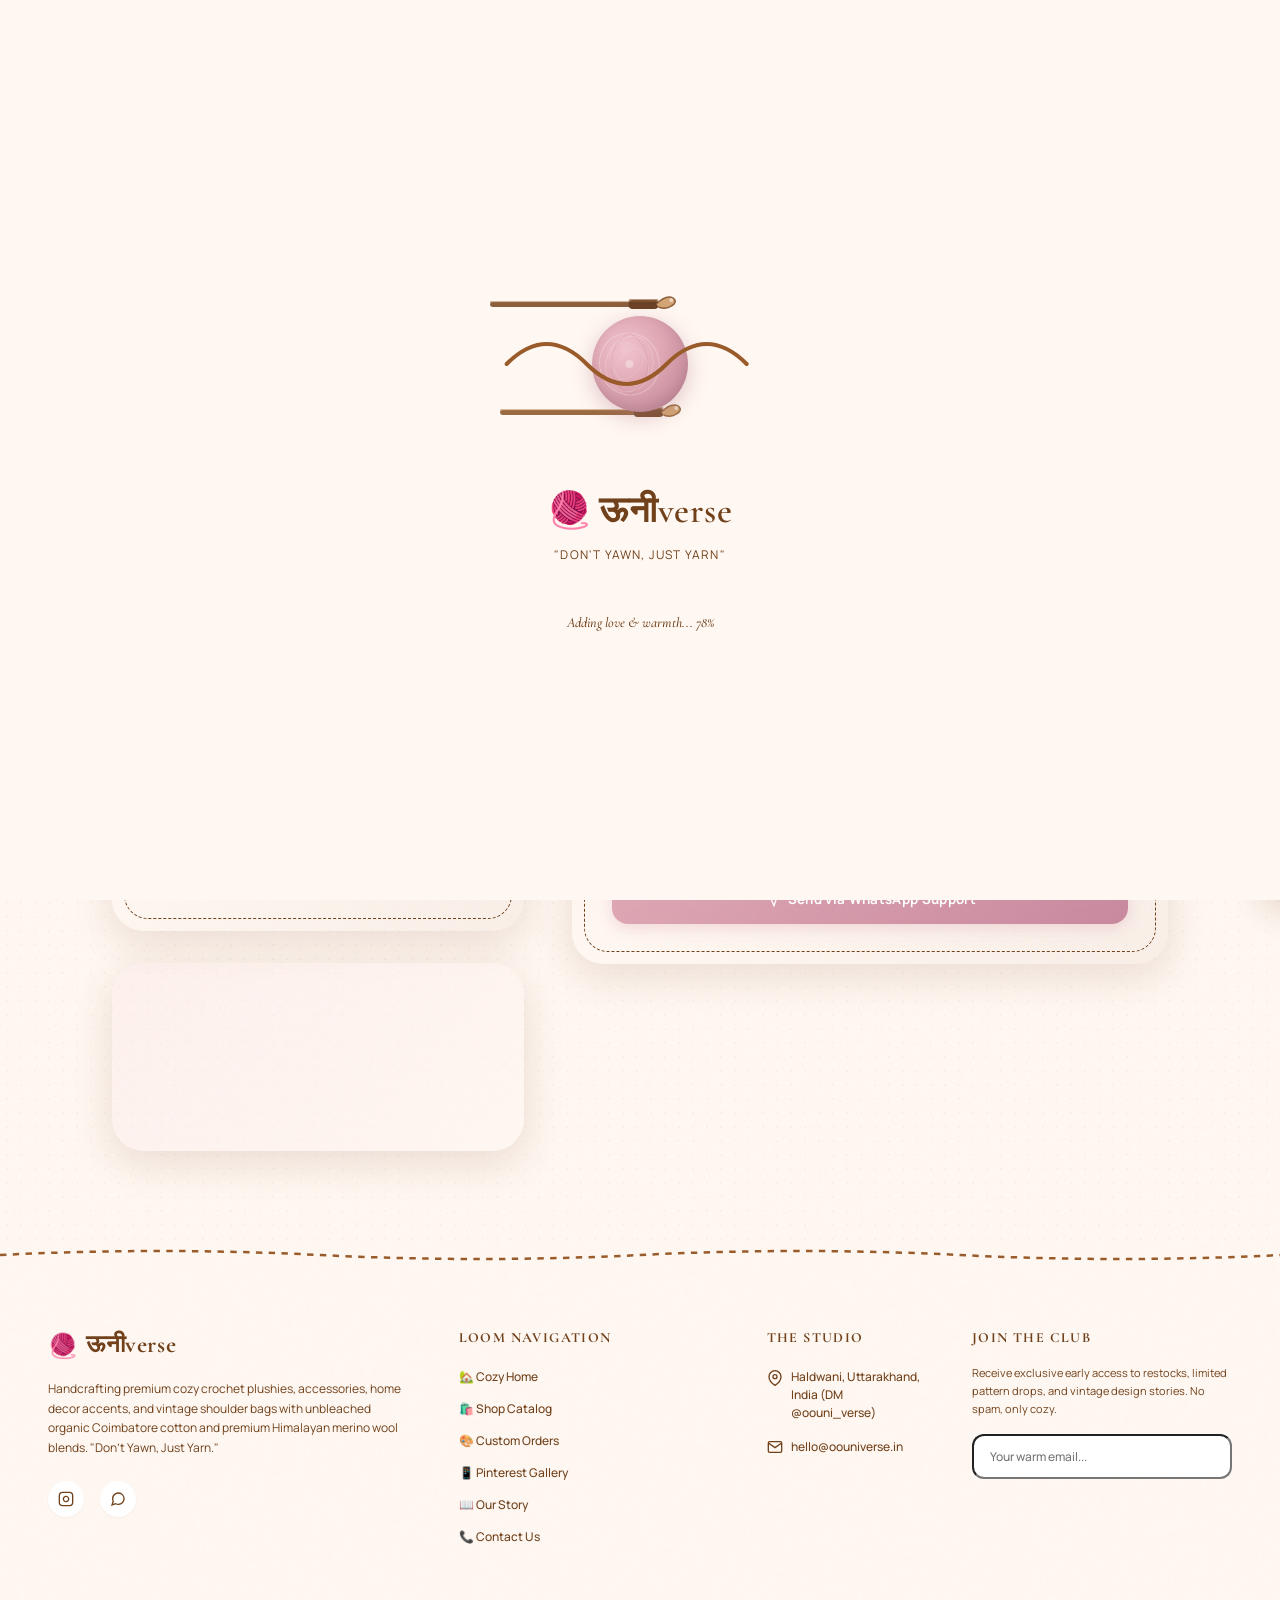
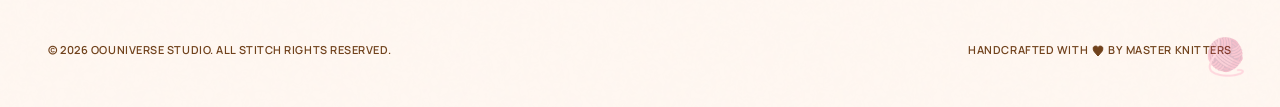
<file: contact.html>
<!doctype html>
<html lang="en">
<head>
  <meta charset="UTF-8" />
  <meta name="viewport" content="width=device-width, initial-scale=1.0" />
  <title>Contact — ऊनीverse | Connect with Our Cozy Studio</title>
  <meta name="description" content="Get in touch with the ऊनीverse studio in Haldwani, Uttarakhand. Send us a message via WhatsApp or find our studio location." />
  <meta property="og:title" content="Contact — ऊनीverse" />
  <meta property="og:description" content="Connect with our cozy crochet studio." />
  <meta property="og:type" content="website" />
  <meta name="twitter:card" content="summary_large_image" />
  <meta property="og:image" content="https://oouniverse.com/assets/images/crochet_yarn_logo_1783009375471.jpg" />
  <meta property="og:image:width" content="1200" />
  <meta property="og:image:height" content="630" />
  <meta property="og:url" content="https://oouniverse.com/contact" />
  <link rel="canonical" href="https://oouniverse.com/contact" />

  <link rel="preconnect" href="https://fonts.googleapis.com" />
  <link rel="preconnect" href="https://fonts.gstatic.com" crossorigin />
  <link rel="preload" as="style" href="https://fonts.googleapis.com/css2?family=Cormorant+Garamond:ital,wght@0,300;0,400;0,500;0,600;0,700;1,400&family=DM+Sans:wght@400;500;700&family=Manrope:wght@300;400;500;600;700&display=swap" />
  <link href="https://fonts.googleapis.com/css2?family=Cormorant+Garamond:ital,wght@0,300;0,400;0,500;0,600;0,700;1,400&family=DM+Sans:wght@400;500;700&family=Manrope:wght@300;400;500;600;700&display=swap" rel="stylesheet" />

  <link rel="icon" type="image/svg+xml" href="assets/icons/favicon.svg" />
    <link rel="stylesheet" href="css/style.css" />
<style>
  select { -webkit-appearance: none; -moz-appearance: none; appearance: none; background-image: url("data:image/svg+xml,%3Csvg xmlns='http://www.w3.org/2000/svg' width='12' height='12' viewBox='0 0 24 24' fill='none' stroke='%2370411B' stroke-width='2'%3E%3Cpath d='m6 9 6 6 6-6'/%3E%3C/svg%3E"); background-repeat: no-repeat; background-position: right 12px center; padding-right: 36px; }
  #contact-success { animation: fadeSlideIn 400ms ease both; }
  @keyframes fadeSlideIn { from { opacity:0; transform:translateY(8px); } to { opacity:1; transform:translateY(0); } }
</style>
<style>
  /* Navbar link hover glow */
  #navbar a, #navbar button {
    transition: text-shadow 0.3s ease, color 0.3s ease;
  }
  #navbar a:hover, #navbar button:hover {
    text-shadow: 0 0 8px rgba(223,168,180,0.6), 0 0 20px rgba(223,168,180,0.3), 0 0 40px rgba(223,168,180,0.15);
  }
  #navbar a.active {
    text-shadow: 0 0 6px rgba(223,168,180,0.4);
  }

  /* Cart & Wishlist icon glow on hover */
  #cart-btn, #wishlist-btn {
    transition: box-shadow 0.3s ease, transform 0.3s ease, background-color 0.3s ease;
  }
  #cart-btn:hover, #wishlist-btn:hover {
    box-shadow: 0 0 10px rgba(223,168,180,0.5), 0 0 25px rgba(223,168,180,0.3), 0 0 50px rgba(223,168,180,0.15);
    background-color: rgba(247,216,222,0.3);
    transform: scale(1.1);
  }

  /* Badge notification pulse */
  @keyframes badge-pulse {
    0% { transform: scale(1); box-shadow: 0 0 0 0 rgba(223,168,180,0.7); }
    50% { transform: scale(1.15); box-shadow: 0 0 0 6px rgba(223,168,180,0); }
    100% { transform: scale(1); box-shadow: 0 0 0 0 rgba(223,168,180,0); }
  }
  @keyframes badge-glow {
    0%, 100% { box-shadow: 0 0 6px rgba(223,168,180,0.6); }
    50% { box-shadow: 0 0 15px rgba(223,168,180,0.9), 0 0 25px rgba(223,168,180,0.5); }
  }
  #cart-btn .absolute.-top-1, #wishlist-btn .absolute.-top-1 {
    animation: badge-glow 2s ease-in-out infinite;
  }
  #cart-btn .absolute.-top-1.badge-pop, #wishlist-btn .absolute.-top-1.badge-pop {
    animation: badge-pulse 0.5s cubic-bezier(0.34,1.56,0.64,1), badge-glow 2s ease-in-out infinite 0.5s;
  }
</style>
<script type="application/ld+json">{ "@context": "https://schema.org", "@type": "Organization", "name": "\u090a\u0928\u0940verse", "url": "https://oouniverse.com", "description": "Premium handcrafted crochet creations made with love in Haldwani, India.", "foundingDate": "2024", "contactPoint": { "@type": "ContactPoint", "telephone": "+91-9876543210", "contactType": "customer service", "availableLanguage": ["English", "Hindi"] }, "sameAs": ["https://instagram.com/oouniverse", "https://facebook.com/oouniverse"] } }</script>
</head>
<body class="preloader-active">
<a href="#main-content" class="skip-link sr-only focus:not-sr-only focus:absolute focus:top-4 focus:left-4 focus:z-50 focus:px-4 focus:py-2 focus:bg-[#70411B] focus:text-white focus:rounded-xl focus:outline-none">Skip to main content</a>

<!-- Custom Cursor -->
<div id="custom-cursor" style="position:fixed;left:0;top:0;right:0;bottom:0;pointer-events:none;z-index:2147483647;overflow:visible;">
  <div id="cursor-ring" style="position:absolute;width:20px;height:20px;border-radius:50%;background:#DFA8B4;border:1px solid rgba(112,65,27,0.2);box-shadow:0 1px 3px rgba(0,0,0,0.1);display:flex;align-items:center;justify-content:center;left:0;top:0;transform:translate(-50%,-50%);opacity:0;z-index:3">
    <div style="position:absolute;inset:2px;border:1px dashed rgba(112,65,27,0.25);border-radius:50%;animation:spin 8s linear infinite"></div>
  </div>
  <div id="cursor-dot" style="position:absolute;width:8px;height:8px;border-radius:50%;background:#9A5B2A;left:0;top:0;transform:translate(-50%,-50%);opacity:0;z-index:2"></div>
  <div id="cursor-hover-ring" style="position:absolute;width:20px;height:20px;border-radius:50%;border:2px solid rgba(223,168,180,0.4);pointer-events:none;left:0;top:0;transform:translate(-50%,-50%) scale(1);opacity:0;transition:transform 0.4s cubic-bezier(0.34,1.56,0.64,1),opacity 0.3s;z-index:1"></div>
</div>

<div id="root">

<div class="relative min-h-screen bg-[#FFF7F1] font-sans antialiased">
  <div class="bg-noise absolute inset-0 pointer-events-none"></div>

  <!-- Preloader -->
  <div id="preloader">
    <div class="absolute inset-0 opacity-[0.03] pointer-events-none bg-[radial-gradient(#70411B_1.5px,transparent_1.5px)] [background-size:16px_16px]"></div>
    <div class="relative flex flex-col items-center max-w-md px-6 text-center">
      <div class="relative w-80 h-48 flex items-center justify-center mb-6">
        <svg class="absolute w-52 h-16 origin-right animate-needle-1" style="top: 8px; left: 10px;" viewBox="0 0 210 40" fill="none">
          <rect x="0" y="14" width="160" height="5" rx="2.5" fill="#8B5E3C"/>
          <rect x="0" y="13" width="160" height="2" rx="1" fill="#A0724B" opacity="0.5"/>
          <rect x="140" y="12" width="30" height="9" rx="4" fill="#6B4226"/>
          <rect x="140" y="11" width="30" height="3" rx="1.5" fill="#8B5E3C" opacity="0.6"/>
          <path d="M 168 16 Q 178 6 185 10 Q 190 14 183 18 Q 178 22 170 19" fill="#D4A574" stroke="#8B5E3C" stroke-width="1.5"/>
          <circle cx="183" cy="12" r="2" fill="#FFF7F1" opacity="0.6"/>
        </svg>
        <svg class="absolute w-52 h-16 origin-right animate-needle-2" style="bottom: 12px; left: 20px;" viewBox="0 0 210 40" fill="none">
          <rect x="0" y="14" width="155" height="5" rx="2.5" fill="#9A6B42"/>
          <rect x="0" y="13" width="155" height="2" rx="1" fill="#B08050" opacity="0.5"/>
          <rect x="135" y="12" width="30" height="9" rx="4" fill="#7A4E2E"/>
          <rect x="135" y="11" width="30" height="3" rx="1.5" fill="#9A6B42" opacity="0.6"/>
          <path d="M 163 16 Q 173 6 180 10 Q 185 14 178 18 Q 173 22 165 19" fill="#D4A574" stroke="#9A6B42" stroke-width="1.5"/>
          <circle cx="178" cy="12" r="2" fill="#FFF7F1" opacity="0.6"/>
        </svg>
        <div class="absolute w-24 h-24 rounded-full animate-yarn-roll" style="background: radial-gradient(circle at 35% 35%, #F0C4D0, #DFA8B4 40%, #C48A9A 80%, #A86E7E); box-shadow: 0 6px 20px rgba(168,110,126,0.35), inset 0 -4px 12px rgba(0,0,0,0.08);">
          <svg class="absolute inset-0 w-full h-full" viewBox="0 0 96 96">
            <ellipse cx="48" cy="48" rx="38" ry="40" fill="none" stroke="#FFF7F1" stroke-width="1.2" opacity="0.35" transform="rotate(-20 48 48)"/>
            <ellipse cx="48" cy="48" rx="30" ry="36" fill="none" stroke="#FFF7F1" stroke-width="1" opacity="0.25" transform="rotate(15 48 48)"/>
            <ellipse cx="48" cy="48" rx="22" ry="30" fill="none" stroke="#FFF7F1" stroke-width="0.8" opacity="0.2" transform="rotate(-35 48 48)"/>
            <ellipse cx="48" cy="48" rx="14" ry="22" fill="none" stroke="#FFF7F1" stroke-width="0.8" opacity="0.15" transform="rotate(40 48 48)"/>
            <circle cx="48" cy="48" r="5" fill="#FFF7F1" opacity="0.4"/>
            <path d="M 48 8 Q 70 20 72 48 Q 70 76 48 88" fill="none" stroke="#B07080" stroke-width="0.8" opacity="0.3"/>
            <path d="M 48 8 Q 26 20 24 48 Q 26 76 48 88" fill="none" stroke="#B07080" stroke-width="0.8" opacity="0.3"/>
          </svg>
        </div>
        <svg class="absolute w-full h-full pointer-events-none" viewBox="0 0 240 120">
          <path class="thread-path" d="M 20 60 C 40 40, 60 40, 80 60 C 100 80, 120 80, 140 60 C 160 40, 180 40, 200 60" fill="none" stroke="#9A5B2A" stroke-width="3" stroke-linecap="round" stroke-dasharray="300"/>
        </svg>
      </div>
      <div>
        <p class="font-serif text-4xl tracking-wide text-[#70411B] flex items-center justify-center gap-1.5 font-semibold"><span>🧶</span> ऊनीverse</p>
        <p class="font-sans text-xs tracking-widest text-[#9A5B2A] uppercase mt-2 select-none">"Don't Yawn, Just Yarn"</p>
      </div>
      <div class="w-56 h-1 bg-[#F4E9E1] rounded-full mt-8 overflow-hidden relative border border-[#70411B]/5">
        <div class="h-full bg-gradient-to-r from-[#DFA8B4] to-[#9A5B2A] rounded-full" style="width:0%"></div>
      </div>
      <span class="font-serif italic text-[#70411B]/60 text-sm mt-3 font-medium" aria-hidden="true">Spinning cozy fibers... 0%</span>
    </div>
  </div>

  <!-- Main Content -->
  <div class="flex flex-col min-h-screen">

    <!-- Navbar -->
    <nav id="navbar" class="fixed top-0 left-0 right-0 z-40 transition-all duration-500 ease-in-out bg-transparent">
      <div class="bg-[#70411B] text-[#FFF7F1] text-[10px] md:text-[11px] font-sans font-bold py-2 px-4 text-center tracking-wide border-b border-[#FFF7F1]/10 flex items-center justify-center gap-1.5 shadow-sm relative z-50">
        <svg class="w-3.5 h-3.5 text-[#DFA8B4] shrink-0 animate-pulse" viewBox="0 0 24 24" fill="none" stroke="currentColor" stroke-width="2"><path d="M18 8a6 6 0 0 1-6 6 6 6 0 0 1-6-6c0-3.3 2.7-6 6-6s6 2.7 6 6Z"/><path d="M12 14v8"/><path d="M8 22h8"/></svg>
        <span>Shipping 🇮🇳 | No return / COD | Order at least 15 days prior 🧶 | Haldwani 🏔️</span>
      </div>
      <div class="max-w-7xl mx-auto px-6 md:px-12 flex items-center justify-between transition-all duration-500 py-5">
        <button id="nav-logo" class="flex items-center gap-3 group cursor-pointer focus:outline-none">
          <div class="relative w-12 h-12 md:w-14 md:h-14 rounded-full overflow-hidden bg-[#EAAFB9]/20 border-2 border-[#70411B]/20 flex items-center justify-center shrink-0 shadow-md">
            <picture><source srcset="assets/images/crochet_yarn_logo_1783009375471.webp" type="image/webp"><img  src="assets/images/crochet_yarn_logo_1783009375471.jpg" alt="ऊनीverse Logo" class="w-full h-full object-cover transition-transform duration-500 group-hover:scale-110" referrerpolicy="no-referrer"  width="1024" height="1024" loading="eager"/></picture>
            <div id="navbar-logo-fallback" class="hidden absolute inset-0 items-center justify-center bg-[#F4E9E1]"><span class="text-2xl">🧶</span></div>
          </div>
          <div class="flex flex-col items-start leading-none">
            <span class="font-serif text-xl md:text-2xl font-bold tracking-wide text-[#70411B] group-hover:text-[#9A5B2A] transition-colors duration-300">ऊनीverse</span>
            <span class="text-[10px] font-sans tracking-widest text-[#9A5B2A] uppercase font-bold mt-1.5 opacity-90">Don't Yawn, Just Yarn</span>
          </div>
        </button>
        <div class="hidden lg:flex items-center gap-8 xl:gap-10">
          <a href="index.html" class="relative font-sans text-sm tracking-wide font-medium py-1 cursor-pointer transition-all duration-300 text-[#70411B]/70 hover:text-[#70411B]">Home</a>
          <a href="shop.html" class="relative font-sans text-sm tracking-wide font-medium py-1 cursor-pointer transition-all duration-300 text-[#70411B]/70 hover:text-[#70411B]">Shop</a>
          <a href="custom.html" class="relative font-sans text-sm tracking-wide font-medium py-1 cursor-pointer transition-all duration-300 text-[#70411B]/70 hover:text-[#70411B]">Custom Orders</a>
          <a href="gallery.html" class="relative font-sans text-sm tracking-wide font-medium py-1 cursor-pointer transition-all duration-300 text-[#70411B]/70 hover:text-[#70411B]">Gallery</a>
          <a href="about.html" class="relative font-sans text-sm tracking-wide font-medium py-1 cursor-pointer transition-all duration-300 text-[#70411B]/70 hover:text-[#70411B]">About Us</a>
          <a href="contact.html" class="relative font-sans text-sm tracking-wide font-medium py-1 cursor-pointer transition-all duration-300 text-[#70411B] font-semibold">Contact Us<span class="absolute bottom-0 left-0 right-0 h-[2px] bg-[#9A5B2A] rounded-full"></span></a>
        </div>
        <div class="flex items-center gap-3.5 md:gap-5">
          <button id="wishlist-btn" class="relative p-2 rounded-full hover:bg-[#F4E9E1] text-[#70411B] hover:text-[#9A5B2A] transition-all duration-300 cursor-pointer" title="View Wishlist"> <span class="absolute -top-1 -right-1 min-w-[16px] h-4 bg-[#DFA8B4] text-white text-[9px] font-bold rounded-full flex items-center justify-center px-1" style="display: none;">0</span> <svg aria-hidden="true" class="w-5 h-5" viewBox="0 0 24 24" fill="none" stroke="currentColor" stroke-width="2"><path d="M19 14c1.5-1.5 2.5-3.5 2.5-5.5A4.5 4.5 0 0 0 12 5.5 4.5 4.5 0 0 0 2.5 8.5c0 2 1 3.5 2.5 5.5L12 22l7-8Z"/></svg>
          </button>
          <button id="cart-btn" class="relative p-2 rounded-full hover:bg-[#F4E9E1] text-[#70411B] hover:text-[#9A5B2A] transition-all duration-300 cursor-pointer" title="Open Shopping Cart"> <span class="absolute -top-1 -right-1 min-w-[16px] h-4 text-white text-[9px] font-bold rounded-full flex items-center justify-center px-1" style="background: linear-gradient(135deg, #DFA8B4, #c9899f); box-shadow: 0 2px 8px rgba(223,168,180,0.5); display: none;">0</span> <svg aria-hidden="true" class="w-5 h-5" viewBox="0 0 24 24" fill="none" stroke="currentColor" stroke-width="2"><path d="M6 2 3 6v14a2 2 0 0 0 2 2h14a2 2 0 0 0 2-2V6l-3-4Z"/><path d="M3 6h18"/><path d="M16 10a4 4 0 0 1-8 0"/></svg>
          </button>
          <a href="custom.html" class="hidden md:flex items-center gap-1.5 px-4 py-2 text-xs font-semibold bg-[#FFF7F1] border border-[#70411B]/15 text-[#70411B] rounded-full hover:bg-[#9A5B2A]/20 transition-all duration-300 cursor-pointer">
            <svg class="w-3.5 h-3.5 text-[#DFA8B4]" viewBox="0 0 24 24" fill="none" stroke="currentColor" stroke-width="2"><path d="M18 8a6 6 0 0 1-6 6 6 6 0 0 1-6-6c0-3.3 2.7-6 6-6s6 2.7 6 6Z"/><path d="M12 14v8"/><path d="M8 22h8"/></svg>
            <span>Custom Crochet</span>
          </a>
          <button id="mobile-menu-toggle" class="lg:hidden p-2 text-[#70411B] hover:bg-[#F4E9E1] rounded-full transition-colors cursor-pointer" aria-label="Toggle menu"> <svg aria-hidden="true" class="w-5.5 h-5.5" viewBox="0 0 24 24" fill="none" stroke="currentColor" stroke-width="2"><path d="M4 6h16"/><path d="M4 12h16"/><path d="M4 18h16"/></svg>
          </button>
        </div>
      </div>
    </nav>

    <!-- Mobile Menu Overlay -->
    <div id="mobile-menu" class="fixed inset-0 bg-[#FFF7F1] pt-28 px-8 flex flex-col justify-between pb-12 lg:hidden">
      <div class="absolute inset-0 opacity-[0.02] pointer-events-none bg-[radial-gradient(#70411B_1.5px,transparent_1.5px)] [background-size:16px_16px]"></div>
      <div class="flex flex-col gap-6">
        <a href="index.html" class="text-left font-serif text-3xl font-semibold tracking-wide text-[#70411B]/70">Home</a>
        <a href="shop.html" class="text-left font-serif text-3xl font-semibold tracking-wide text-[#70411B]/70">Shop</a>
        <a href="custom.html" class="text-left font-serif text-3xl font-semibold tracking-wide text-[#70411B]/70">Custom Orders</a>
        <a href="gallery.html" class="text-left font-serif text-3xl font-semibold tracking-wide text-[#70411B]/70">Gallery</a>
        <a href="about.html" class="text-left font-serif text-3xl font-semibold tracking-wide text-[#70411B]/70">About Us</a>
        <a href="contact.html" class="text-left font-serif text-3xl font-semibold tracking-wide text-[#9A5B2A]">Contact Us</a>
      </div>
      <div class="border-t border-[#70411B]/10 pt-8 flex flex-col gap-4">
        <a href="custom.html" class="w-full py-3 bg-[#9A5B2A] hover:bg-[#9A5B2A]/90 text-white font-semibold rounded-xl flex items-center justify-center gap-2">
          <svg class="w-4 h-4" viewBox="0 0 24 24" fill="none" stroke="currentColor" stroke-width="2"><path d="M18 8a6 6 0 0 1-6 6 6 6 0 0 1-6-6c0-3.3 2.7-6 6-6s6 2.7 6 6Z"/><path d="M12 14v8"/><path d="M8 22h8"/></svg>
          <span>Knit a Custom Design</span>
        </a>
        <p class="text-center text-xs text-[#70411B]/50 font-sans tracking-wide">🌸 Handmade Stories, One Stitch at a Time</p>
      </div>
    </div>

    <main class="flex-grow" id="main-content">
    <div class="bg-knitted-texture">

      <!-- Page Content — matches React ContactPage.tsx exactly -->
      <div class="min-h-screen bg-[#FFF7F1] pt-32 pb-24 relative overflow-hidden">
        <!-- Background Stitches -->
        <div class="absolute inset-0 opacity-[0.03] pointer-events-none bg-[radial-gradient(#70411B_1.5px,transparent_1.5px)]" style="background-size:16px 16px;"></div>

        <div class="max-w-6xl mx-auto px-6 md:px-12 relative z-10">
          
          <!-- Header Title -->
          <div class="text-center max-w-2xl mx-auto mb-16">
            <div class="inline-flex items-center gap-1.5 px-3 py-1.5 rounded-full bg-[#9A5B2A]/20 border border-[#DFA8B4]/40 text-[#70411B] text-xs font-semibold tracking-wider uppercase mb-5">
              <svg class="w-3.5 h-3.5 text-[#DFA8B4]" viewBox="0 0 24 24" fill="none" stroke="currentColor" stroke-width="2"><path d="M17 8h1a4 4 0 1 1 0 8h-1"/><path d="M3 8h14v9a4 4 0 0 1-4 4H7a4 4 0 0 1-4-4Z"/><line x1="6" y1="2" x2="6" y2="4"/><line x1="10" y1="2" x2="10" y2="4"/><line x1="14" y1="2" x2="14" y2="4"/></svg>
              <span>Chai &amp; Crochet Conversations</span>
            </div>
            <h1 class="font-serif text-4xl md:text-5xl font-bold text-[#70411B] tracking-tight mb-4">
              Connect with Our Cozy Studio
            </h1>
            <p class="font-sans text-[#70411B]/80 text-base leading-relaxed">
              Have a question, a custom request, or just want to talk about wool yarn? Write us a note. Better yet, drop by if you are in the hills of Uttarakhand!
            </p>
          </div>

          <!-- Core Layout: Contact Info & Map + Form -->
          <div class="grid grid-cols-1 lg:grid-cols-12 gap-12">
            
            <!-- Left Column: Handcrafted details + Google Map -->
            <div class="lg:col-span-5 flex flex-col gap-8">
              
              <!-- Quick Details Card -->
              <div class="rounded-[32px] p-8 border border-[#DFA8B4]/20 shadow-xl relative overflow-hidden" style="background: linear-gradient(135deg, rgba(247,216,222,0.3) 0%, rgba(255,247,241,0.9) 50%, rgba(244,233,225,0.6) 100%);">
                <!-- Decorative stitch texture -->
                <div class="absolute inset-0 opacity-[0.03] pointer-events-none bg-[radial-gradient(#70411B_1.5px,transparent_1.5px)]" style="background-size:16px 16px;"></div>
                <div class="absolute inset-3 border border-dashed border-[#DFA8B4]/20 rounded-[24px] pointer-events-none"></div>
                
                <div class="relative z-10">
                  <h3 class="font-serif text-2xl font-bold text-[#70411B] mb-6 tracking-wide flex items-center gap-2">
                    <span>Studio Details</span>
                    <span class="text-lg">&#x1F549;&#xFE0F;&#x1F9FF;</span>
                  </h3>

                  <div class="flex flex-col gap-6 font-sans text-[#70411B]/80 text-sm">
                    
                    <!-- Address -->
                    <div class="flex items-start gap-4">
                      <div class="w-10 h-10 rounded-2xl flex items-center justify-center shrink-0" style="background: linear-gradient(135deg, #DFA8B4, #c9899f); box-shadow: 0 3px 10px rgba(223,168,180,0.35);">
                        <svg class="w-4 h-4 text-white" viewBox="0 0 24 24" fill="none" stroke="currentColor" stroke-width="2"><path d="M21 10c0 7-9 13-9 13s-9-6-9-13a9 9 0 0 1 18 0z"/><circle cx="12" cy="10" r="3"/></svg>
                      </div>
                      <div>
                        <span class="block font-serif font-bold text-[#70411B] text-xs uppercase tracking-wide mb-1">Our Studio Location</span>
                        <p class="leading-relaxed font-medium text-[#70411B]/75">
                          The &#x090A;&#x0928;&#x0940;verse Studio,<br />
                          Haldwani, Uttarakhand &#x2014; 263139
                        </p>
                      </div>
                    </div>

                    <!-- Shipping & Order Note -->
                    <div class="flex items-start gap-4">
                      <div class="w-10 h-10 rounded-2xl flex items-center justify-center shrink-0" style="background: linear-gradient(135deg, #DFA8B4, #c9899f); box-shadow: 0 3px 10px rgba(223,168,180,0.35);">
                        <svg class="w-4 h-4 text-white" viewBox="0 0 24 24" fill="none" stroke="currentColor" stroke-width="2"><path d="M9.937 15.5A2 2 0 0 0 8.5 14.063l-6.135-1.582a.5.5 0 0 1 0-.962L8.5 9.936A2 2 0 0 0 9.937 8.5l1.582-6.135a.5.5 0 0 1 .963 0L14.063 8.5A2 2 0 0 0 15.5 9.937l6.135 1.581a.5.5 0 0 1 0 .964L15.5 14.063a2 2 0 0 0-1.437 1.437l-1.582 6.135a.5.5 0 0 1-.963 0z"/></svg>
                      </div>
                      <div>
                        <span class="block font-serif font-bold text-[#70411B] text-xs uppercase tracking-wide mb-1">Crafting Time &amp; Policy</span>
                        <p class="leading-relaxed text-xs text-[#70411B]/75">
                          &#x2022; Order at least 15 days prior to avoid the rush &#x1F9F6;<br />
                          &#x2022; Shipping &#x1F1EE;&#x1F1F3; | No return / COD |
                        </p>
                      </div>
                    </div>

                    <!-- Instagram Bio Box -->
                    <div class="p-4 rounded-2xl border border-[#DFA8B4]/15 text-xs" style="background: linear-gradient(135deg, rgba(247,216,222,0.25), rgba(255,247,241,0.5));">
                      <span class="block font-serif font-bold text-[#DFA8B4] text-[10px] uppercase tracking-wider mb-2">Our Instagram Spirit &#x1F48C;</span>
                      <div class="font-sans text-[#70411B]/80 space-y-1">
                        <p>&#x1F549;&#xFE0F;&#x1F9FF;</p>
                        <p>&#x1F4CD; Haldwani, Uttarakhand</p>
                        <p>Crochet products &#x1F9F6;</p>
                        <p>Order atleast 15 days prior to avoid the rush.</p>
                        <p>Dm to order &#x1F48C;</p>
                        <p>Shipping &#x1F1EE;&#x1F1F3; | No return / cod</p>
                      </div>
                    </div>

                    <!-- Instagram Link -->
                    <div class="flex items-start gap-4">
                      <div class="w-10 h-10 rounded-2xl flex items-center justify-center shrink-0" style="background: linear-gradient(135deg, #DFA8B4, #c9899f); box-shadow: 0 3px 10px rgba(223,168,180,0.35);">
                        <svg class="w-4 h-4 text-white" viewBox="0 0 24 24" fill="none" stroke="currentColor" stroke-width="2"><rect x="2" y="2" width="20" height="20" rx="5" ry="5"/><path d="M16 11.37A4 4 0 1 1 12.63 8 4 4 0 0 1 16 11.37z"/><line x1="17.5" y1="6.5" x2="17.51" y2="6.5"/></svg>
                      </div>
                      <div>
                        <span class="block font-serif font-bold text-[#70411B] text-xs uppercase tracking-wide mb-1">Follow Our Stitch Feed</span>
                        <a 
                          href="https://instagram.com/oouni_verse/" 
                          target="_blank" 
                          rel="noopener noreferrer"
                          class="leading-relaxed font-bold text-[#DFA8B4] hover:text-[#c9899f] transition-colors cursor-pointer inline-flex items-center gap-1"
                        >
                          @oouni_verse
                        </a>
                        <span class="text-[10px] text-[#70411B]/50 block mt-0.5">Where we post behind-the-scenes loop animations!</span>
                      </div>
                    </div>

                  </div>
                </div>
              </div>

              <!-- Google Map Box -->
              <div class="rounded-[32px] p-4 border border-[#DFA8B4]/20 shadow-xl relative overflow-hidden h-[260px]" style="background: linear-gradient(135deg, rgba(247,216,222,0.2), rgba(255,247,241,0.8));">
                <iframe 
                  src="https://www.google.com/maps/embed?pb=!1m18!1m12!1m3!1d27918.49014167123!2d79.508535!3d29.218264!2m3!1f0!2f0!3f0!3m2!1i1024!2i768!4f13.1!3m3!1m2!1s0x39a09ade140b5f13%3A0xbc4e7ff9ff0f44bd!2sHaldwani%2C%20Uttarakhand!5e0!3m2!1sen!2sin!4v1783007120000!5m2!1sen!2sin" 
                  class="w-full h-full rounded-[24px] border-0"
                  allowfullscreen="true"
                  loading="lazy" 
                  referrerpolicy="no-referrer-when-downgrade"
                  title="Google Maps Location of Haldwani"
                ></iframe>
              </div>

            </div>

            <!-- Right Column: Contact/Inquiry Form -->
            <div class="lg:col-span-7">
              <div class="rounded-[32px] p-8 md:p-10 border border-[#DFA8B4]/20 shadow-xl relative overflow-hidden" style="background: linear-gradient(135deg, rgba(247,216,222,0.3) 0%, rgba(255,247,241,0.9) 50%, rgba(244,233,225,0.6) 100%);">
                <!-- Decorative stitch texture -->
                <div class="absolute inset-0 opacity-[0.03] pointer-events-none bg-[radial-gradient(#70411B_1.5px,transparent_1.5px)]" style="background-size:16px 16px;"></div>
                <div class="absolute inset-3 border border-dashed border-[#DFA8B4]/20 rounded-[24px] pointer-events-none"></div>

                <div class="relative z-10">
                  <div class="flex items-start gap-3 mb-8">
                    <div class="p-3 rounded-2xl shadow-lg shrink-0" style="background: linear-gradient(135deg, #DFA8B4, #c9899f); box-shadow: 0 4px 15px rgba(223,168,180,0.4);">
                      <svg class="w-6 h-6 text-white" viewBox="0 0 24 24" fill="none" stroke="currentColor" stroke-width="2"><path d="m22 2-7 20-4-9-9-4Z"/><path d="M22 2 11 13"/></svg>
                    </div>
                    <div>
                      <h3 class="font-serif text-2xl font-bold text-[#70411B] mb-1 tracking-wide">
                        Send a Cozy Message
                      </h3>
                      <p class="font-sans text-xs text-[#70411B]/60 leading-relaxed">
                        Your message will go straight to Aditi's workspace. We draft this beautifully so you can send it via WhatsApp for instant response!
                      </p>
                    </div>
                  </div>

                  <form id="contact-form" class="flex flex-col gap-5 relative z-10" novalidate>
                    <div class="grid grid-cols-1 md:grid-cols-2 gap-5">
                      <!-- Name field -->
                      <div class="flex flex-col gap-1.5">
                        <label class="text-[10px] font-bold text-[#70411B] uppercase tracking-wider flex items-center gap-1.5">
                          <span class="w-1.5 h-1.5 rounded-full bg-[#DFA8B4]"></span>Your Name *
                        </label>
                        <input
                          type="text"
                          required
                          name="name"
                          data-rules="required,min:2"
                          placeholder="e.g., Aaradhya Joshi"
                          class="w-full bg-white/70 backdrop-blur-sm border-2 border-[#70411B]/10 focus:border-[#DFA8B4] focus:shadow-[0_0_0_4px_rgba(223,168,180,0.15)] rounded-2xl px-4 py-3.5 text-sm text-[#70411B] outline-none transition-all duration-300 placeholder-[#70411B]/30"
                        />
                      </div>

                      <!-- Email field -->
                      <div class="flex flex-col gap-1.5">
                        <label class="text-[10px] font-bold text-[#70411B] uppercase tracking-wider flex items-center gap-1.5">
                          <span class="w-1.5 h-1.5 rounded-full bg-[#DFA8B4]"></span>Email Address *
                        </label>
                        <input
                          type="email"
                          required
                          name="email"
                          data-rules="required,email"
                          placeholder="e.g., aaradhya@gmail.com"
                          class="w-full bg-white/70 backdrop-blur-sm border-2 border-[#70411B]/10 focus:border-[#DFA8B4] focus:shadow-[0_0_0_4px_rgba(223,168,180,0.15)] rounded-2xl px-4 py-3.5 text-sm text-[#70411B] outline-none transition-all duration-300 placeholder-[#70411B]/30"
                        />
                      </div>
                    </div>

                    <div class="grid grid-cols-1 md:grid-cols-2 gap-5">
                      <!-- Phone field -->
                      <div class="flex flex-col gap-1.5">
                        <label class="text-[10px] font-bold text-[#70411B] uppercase tracking-wider flex items-center gap-1.5">
                          <span class="w-1.5 h-1.5 rounded-full bg-[#DFA8B4]"></span>WhatsApp Number
                        </label>
                        <input
                          type="tel"
                          name="phone"
                          placeholder="e.g., +91 98765 43210"
                          class="w-full bg-white/70 backdrop-blur-sm border-2 border-[#70411B]/10 focus:border-[#DFA8B4] focus:shadow-[0_0_0_4px_rgba(223,168,180,0.15)] rounded-2xl px-4 py-3.5 text-sm text-[#70411B] outline-none transition-all duration-300 placeholder-[#70411B]/30"
                        />
                      </div>

                      <!-- Subject field -->
                      <div class="flex flex-col gap-1.5">
                        <label class="text-[10px] font-bold text-[#70411B] uppercase tracking-wider flex items-center gap-1.5">
                          <span class="w-1.5 h-1.5 rounded-full bg-[#DFA8B4]"></span>Subject
                        </label>
                        <select
                          name="subject"
                          class="w-full bg-white/70 backdrop-blur-sm border-2 border-[#70411B]/10 focus:border-[#DFA8B4] focus:shadow-[0_0_0_4px_rgba(223,168,180,0.15)] rounded-2xl px-4 py-3.5 text-sm text-[#70411B] outline-none transition-all duration-300 cursor-pointer appearance-none"
                          style="background-image: url(&quot;data:image/svg+xml,%3Csvg xmlns='http://www.w3.org/2000/svg' width='12' height='12' viewBox='0 0 24 24' fill='none' stroke='%2370411B' stroke-width='2.5'%3E%3Cpath d='m6 9 6 6 6-6'/%3E%3C/svg%3E&quot;); background-repeat: no-repeat; background-position: right 16px center;"
                        >
                          <option value="General Inquiry">General Inquiry</option>
                          <option value="Custom Design Order">Custom Design Request</option>
                          <option value="Shipping &amp; Delivery">Shipping &amp; Delivery</option>
                          <option value="Artisan Collaboration">Artisan Collaboration</option>
                        </select>
                      </div>
                    </div>

                    <!-- Message field -->
                    <div class="flex flex-col gap-1.5">
                      <label class="text-[10px] font-bold text-[#70411B] uppercase tracking-wider flex items-center gap-1.5">
                        <span class="w-1.5 h-1.5 rounded-full bg-[#DFA8B4]"></span>Your Message *
                      </label>
                      <textarea
                        required
                        name="message"
                        data-rules="required,min:10"
                        rows="4"
                        placeholder="Tell us what you would love to hear about..."
                        class="w-full bg-white/70 backdrop-blur-sm border-2 border-[#70411B]/10 focus:border-[#DFA8B4] focus:shadow-[0_0_0_4px_rgba(223,168,180,0.15)] rounded-2xl px-4 py-3.5 text-sm text-[#70411B] outline-none resize-none transition-all duration-300 placeholder-[#70411B]/30"
                      ></textarea>
                    </div>

                    <!-- Button -->
                    <button
                      type="submit"
                      style="background: linear-gradient(135deg, #DFA8B4, #c9899f); box-shadow: 0 4px 15px rgba(223,168,180,0.4);"
                      onmouseover="this.style.background='linear-gradient(135deg, #c9899f, #DFA8B4)'; this.style.boxShadow='0 8px 25px rgba(223,168,180,0.6)'; this.style.transform='translateY(-2px)'"
                      onmouseout="this.style.background='linear-gradient(135deg, #DFA8B4, #c9899f)'; this.style.boxShadow='0 4px 15px rgba(223,168,180,0.4)'; this.style.transform='translateY(0)'"
                      class="w-full py-4 text-white font-sans font-bold tracking-wide rounded-2xl flex items-center justify-center gap-2 cursor-pointer transition-all duration-300 mt-2"
                    >
                      <svg class="w-4 h-4" viewBox="0 0 24 24" fill="none" stroke="currentColor" stroke-width="2"><path d="m22 2-7 20-4-9-9-4Z"/><path d="M22 2 11 13"/></svg>
                      <span>Send via WhatsApp Support</span>
                    </button>

                    <div id="contact-success" class="hidden p-3.5 rounded-2xl bg-[#A9C1A5]/15 border border-[#A9C1A5]/30 text-[#70411B] text-xs font-semibold items-center gap-2 justify-center">
                      <svg class="w-4 h-4 text-[#DFA8B4]" viewBox="0 0 24 24" fill="none" stroke="currentColor" stroke-width="2"><path d="M9.937 15.5A2 2 0 0 0 8.5 14.063l-6.135-1.582a.5.5 0 0 1 0-.962L8.5 9.936A2 2 0 0 0 9.937 8.5l1.582-6.135a.5.5 0 0 1 .963 0L14.063 8.5A2 2 0 0 0 15.5 9.937l6.135 1.581a.5.5 0 0 1 0 .964L15.5 14.063a2 2 0 0 0-1.437 1.437l-1.582 6.135a.5.5 0 0 1-.963 0z"/></svg>
                      <span>Your WhatsApp message layout has been created successfully!</span>
                    </div>

                  </form>
                </div>
              </div>
            </div>

          </div>

        </div>
      </div>

    </div>
    </main>

    <!-- Cart Drawer -->
    <div id="cart-overlay" class="drawer-overlay"></div>
    <div id="cart-drawer" class="drawer-panel" role="dialog" aria-modal="true" aria-label="Shopping Cart">
      <div class="drawer-header">
        <h3 class="drawer-title">🧶 Your Cozy Cart</h3>
        <button id="cart-drawer-close" class="drawer-close"> <svg aria-hidden="true" class="w-5 h-5" viewBox="0 0 24 24" fill="none" stroke="currentColor" stroke-width="2"><path d="M18 6 6 18"/><path d="m6 6 12 12"/></svg></button>
      </div>
      <div id="cart-items" class="flex-1 overflow-y-auto p-6 space-y-4">
        <div id="cart-empty" class="flex flex-col items-center justify-center h-full text-center py-12">
          <svg class="w-16 h-16 text-[#DFA8B4]/40 mb-4 animate-empty-float" viewBox="0 0 24 24" fill="none" stroke="currentColor" stroke-width="1.5"><path d="M6 2 3 6v14a2 2 0 0 0 2 2h14a2 2 0 0 0 2-2V6l-3-4Z"/><path d="M3 6h18"/><path d="M16 10a4 4 0 0 1-8 0"/></svg>
          <p class="text-[#70411B]/50 font-serif text-lg">Your cart is empty</p>
          <p class="text-xs text-[#70411B]/40 font-sans mt-1">Add some cozy crochet!</p>
        </div>
      </div>
      <div id="cart-footer" class="border-t border-[#70411B]/10 p-6 hidden">
        <div class="flex justify-between text-sm font-semibold text-[#70411B] mb-4"><span>Total:</span><span id="cart-total">&#8377;0</span></div>
        <a id="cart-checkout" style="background-color:#25D366" class="w-full py-3 text-white text-sm font-bold rounded-xl flex items-center justify-center gap-2 transition-all"><svg class="w-4 h-4" viewBox="0 0 24 24" fill="none" stroke="currentColor" stroke-width="2"><path d="M21 11.5a8.38 8.38 0 0 1-.9 3.8 8.5 8.5 0 0 1-7.6 4.7 8.38 8.38 0 0 1-3.8-.9L3 21l1.9-5.7a8.38 8.38 0 0 1-.9-3.8 8.5 8.5 0 0 1 4.7-7.6 8.38 8.38 0 0 1 3.8-.9h.5a8.48 8.48 0 0 1 8 8v.5z"/></svg><span>Order on WhatsApp</span></a></div></div><!-- Wishlist Drawer -->
    <div id="wishlist-overlay" class="drawer-overlay" style="z-index: 40;"></div>
    <div id="wishlist-drawer" class="drawer-panel" role="dialog" aria-modal="true" aria-label="Wishlist" style="z-index: 50;">
      <div class="drawer-header">
        <h3 class="drawer-title">Your Wishlist</h3>
        <button id="wishlist-drawer-close" class="drawer-close"> <svg aria-hidden="true" class="w-5 h-5" viewBox="0 0 24 24" fill="none" stroke="currentColor" stroke-width="2"><path d="M18 6 6 18"/><path d="m6 6 12 12"/></svg></button>
      </div>
      <div id="wishlist-items" class="flex-1 overflow-y-auto p-6 space-y-4">
        <div id="wishlist-empty" class="flex flex-col items-center justify-center h-full text-center py-12">
          <svg class="w-16 h-16 text-[#DFA8B4]/40 mb-4 animate-empty-float" viewBox="0 0 24 24" fill="none" stroke="currentColor" stroke-width="1.5"><path d="M19 14c1.5-1.5 2.5-3.5 2.5-5.5A4.5 4.5 0 0 0 12 5.5 4.5 4.5 0 0 0 2.5 8.5c0 2 1 3.5 2.5 5.5L12 22l7-8Z"/></svg>
          <p class="text-[#70411B]/50 font-serif text-lg">Your wishlist is empty</p>
          <p class="text-xs text-[#70411B]/40 font-sans mt-1">Save your favorites here!</p>
        </div>
      </div>
    </div>

    <div id="cart-toast" role="status" aria-live="polite" class="fixed bottom-6 right-6 z-50 bg-[#70411B] text-white px-5 py-3 rounded-xl shadow-lg text-xs font-semibold flex items-center gap-2 transform translate-y-4 opacity-0 transition-all duration-500 pointer-events-none"><svg class="w-4 h-4 text-[#DFA8B4]" viewBox="0 0 24 24" fill="none" stroke="currentColor" stroke-width="2"><path d="M18 8a6 6 0 0 1-6 6 6 6 0 0 1-6-6c0-3.3 2.7-6 6-6s6 2.7 6 6Z"/><path d="M12 14v8"/><path d="M8 22h8"/></svg><span id="cart-toast-msg">Added to cart!</span></div>

    <script src="js/utils.js" defer></script>
    <script src="js/animations.js" defer></script>
    <script src="js/cart.js" defer></script>
    <script src="js/forms.js" defer></script>
    <script src="js/main.js" defer></script>

    <!-- FOOTER -->
    <footer class="bg-[#F4E9E1] border-t border-[#70411B]/15 pt-20 pb-12 relative overflow-hidden" id="footer-section">
      <div class="absolute inset-0 opacity-[0.02] pointer-events-none bg-[radial-gradient(#70411B_1.5px,transparent_1.5px)] [background-size:16px_16px]"></div>
      <div class="absolute top-0 left-0 right-0 h-4 flex items-center justify-between pointer-events-none">
        <svg class="w-full h-full" viewBox="0 0 1200 16" preserveAspectRatio="none">
          <path d="M 0,8 Q 150,0 300,8 T 600,8 T 900,8 T 1200,8" fill="none" stroke="#9A5B2A" stroke-width="2.5" stroke-dasharray="6 6"></path>
        </svg>
      </div>
      <div class="max-w-7xl mx-auto px-6 md:px-12 relative z-10 grid grid-cols-1 md:grid-cols-12 gap-12">
        <div class="md:col-span-4 flex flex-col items-start text-left">
          <div class="flex items-center gap-2 mb-4"><span class="text-2xl">🧶</span><span class="font-serif text-2xl font-bold tracking-wide text-[#70411B]">ऊनीverse</span></div>
          <p class="text-xs text-[#70411B]/85 leading-relaxed max-w-sm mb-6">Handcrafting premium cozy crochet plushies, accessories, home decor accents, and vintage shoulder bags with unbleached organic Coimbatore cotton and premium Himalayan merino wool blends. "Don't Yawn, Just Yarn."</p>
          <div class="flex gap-4">
            <a href="https://instagram.com/oouni_verse/" target="_blank" rel="noreferrer" class="p-2.5 rounded-full bg-white text-[#70411B] hover:bg-[#9A5B2A] hover:text-white transition-all shadow-sm" title="Instagram Page">
              <svg class="w-4 h-4" viewBox="0 0 24 24" fill="none" stroke="currentColor" stroke-width="2"><rect x="2" y="2" width="20" height="20" rx="5" ry="5"/><path d="M16 11.37A4 4 0 1 1 12.63 8 4 4 0 0 1 16 11.37z"/><line x1="17.5" y1="6.5" x2="17.51" y2="6.5"/></svg>
            </a>
            <a href="https://wa.me/919876543210" target="_blank" rel="noreferrer" class="p-2.5 rounded-full bg-white text-[#70411B] hover:bg-[#A9C1A5] hover:text-white transition-all shadow-sm" title="WhatsApp Chat">
              <svg class="w-4 h-4" viewBox="0 0 24 24" fill="none" stroke="currentColor" stroke-width="2"><path d="M21 11.5a8.38 8.38 0 0 1-.9 3.8 8.5 8.5 0 0 1-7.6 4.7 8.38 8.38 0 0 1-3.8-.9L3 21l1.9-5.7a8.38 8.38 0 0 1-.9-3.8 8.5 8.5 0 0 1 4.7-7.6 8.38 8.38 0 0 1 3.8-.9h.5a8.48 8.48 0 0 1 8 8v.5z"/></svg>
            </a>
          </div>
        </div>
        <div class="md:col-span-3 flex flex-col items-start text-left">
          <h4 class="font-serif text-sm font-bold text-[#70411B] uppercase tracking-widest mb-5">Loom Navigation</h4>
          <div class="flex flex-col gap-3.5 text-xs text-[#70411B]/80 font-medium">
            <a href="index.html" class="hover:text-[#9A5B2A] text-left cursor-pointer transition-colors">🏡 Cozy Home</a>
            <a href="shop.html" class="hover:text-[#9A5B2A] text-left cursor-pointer transition-colors">🛍️ Shop Catalog</a>
            <a href="custom.html" class="hover:text-[#9A5B2A] text-left cursor-pointer transition-colors">🎨 Custom Orders</a>
            <a href="gallery.html" class="hover:text-[#9A5B2A] text-left cursor-pointer transition-colors">📱 Pinterest Gallery</a>
            <a href="about.html" class="hover:text-[#9A5B2A] text-left cursor-pointer transition-colors">📖 Our Story</a>
            <a href="contact.html" class="hover:text-[#9A5B2A] text-left cursor-pointer transition-colors">📞 Contact Us</a>
          </div>
        </div>
        <div class="md:col-span-2 flex flex-col items-start text-left">
          <h4 class="font-serif text-sm font-bold text-[#70411B] uppercase tracking-widest mb-5">The Studio</h4>
          <div class="flex flex-col gap-4 text-xs text-[#70411B]/80 font-medium">
            <div class="flex items-start gap-2">
              <svg class="w-4 h-4 text-[#DFA8B4] shrink-0 mt-0.5" viewBox="0 0 24 24" fill="none" stroke="currentColor" stroke-width="2"><path d="M21 10c0 7-9 13-9 13s-9-6-9-13a9 9 0 0 1 18 0z"/><circle cx="12" cy="10" r="3"/></svg>
              <span>Haldwani, Uttarakhand, India (DM @oouni_verse)</span>
            </div>
            <div class="flex items-center gap-2">
              <svg class="w-4 h-4 text-[#DFA8B4] shrink-0" viewBox="0 0 24 24" fill="none" stroke="currentColor" stroke-width="2"><path d="M4 4h16c1.1 0 2 .9 2 2v12c0 1.1-.9 2-2 2H4c-1.1 0-2-.9-2-2V6c0-1.1.9-2 2-2z"/><polyline points="22,6 12,13 2,6"/></svg>
              <span>hello@oouniverse.in</span>
            </div>
          </div>
        </div>
        <div class="md:col-span-3 flex flex-col items-start text-left">
          <h4 class="font-serif text-sm font-bold text-[#70411B] uppercase tracking-widest mb-4">Join the Club</h4>
          <p class="text-[11px] text-[#70411B]/75 leading-relaxed mb-4">Receive exclusive early access to restocks, limited pattern drops, and vintage design stories. No spam, only cozy.</p>
          <form id="newsletter-form" class="relative w-full flex items-center" novalidate>
            <input type="email" required placeholder="Your warm email..." aria-label="Email address for newsletter" class="w-full bg-white border-2 border-[#70411B]/15 focus:border-[#70411B] outline-none rounded-xl px-4 py-3 text-xs text-[#70411B] pr-12 font-medium" />
            <button type="submit" class="absolute right-1.5 p-2 bg-[#70411B] hover:bg-[#9A5B2A] text-white rounded-lg transition-colors cursor-pointer" title="Subscribe">
              <svg class="w-3.5 h-3.5" viewBox="0 0 24 24" fill="none" stroke="currentColor" stroke-width="2"><path d="M5 12h14"/><path d="m12 5 7 7-7 7"/></svg>
            </button>
          </form>
          <div id="newsletter-success" class="hidden mt-3 text-[10px] font-semibold text-[#70411B] bg-white border border-[#A9C1A5] p-2 rounded-lg flex items-center gap-1">
            <svg class="w-3.5 h-3.5 text-[#A9C1A5]" viewBox="0 0 24 24" fill="none" stroke="currentColor" stroke-width="2"><path d="M18 8a6 6 0 0 1-6 6 6 6 0 0 1-6-6c0-3.3 2.7-6 6-6s6 2.7 6 6Z"/><path d="M12 14v8"/><path d="M8 22h8"/></svg>
            <span>Subscribed! Check your inbox for cozy warmth.</span>
          </div>
        </div>
      </div>
      <div class="absolute bottom-6 right-8 opacity-25 hover:opacity-50 transition-opacity hidden sm:block"><div class="text-4xl select-none cursor-pointer">🧶</div></div>
      <div class="max-w-7xl mx-auto px-6 md:px-12 mt-16 pt-8 border-t border-[#70411B]/10 flex flex-col sm:flex-row items-center justify-between text-[11px] text-[#70411B]/60 font-semibold tracking-wider uppercase">
        <span>© 2026 Oouniverse Studio. All stitch rights reserved.</span>
        <span class="flex items-center gap-1 mt-3 sm:mt-0">Handcrafted with <svg class="w-3 h-3 text-[#DFA8B4]" aria-hidden="true" viewBox="0 0 24 24" fill="currentColor" stroke="currentColor" stroke-width="2"><path d="M19 14c1.5-1.5 2.5-3.5 2.5-5.5A4.5 4.5 0 0 0 12 5.5 4.5 4.5 0 0 0 2.5 8.5c0 2 1 3.5 2.5 5.5L12 22l7-8Z"/></svg> by master knitters</span>
      </div>
    </footer>

  </div>
</div>

</div>
</body>
</html>
</file>
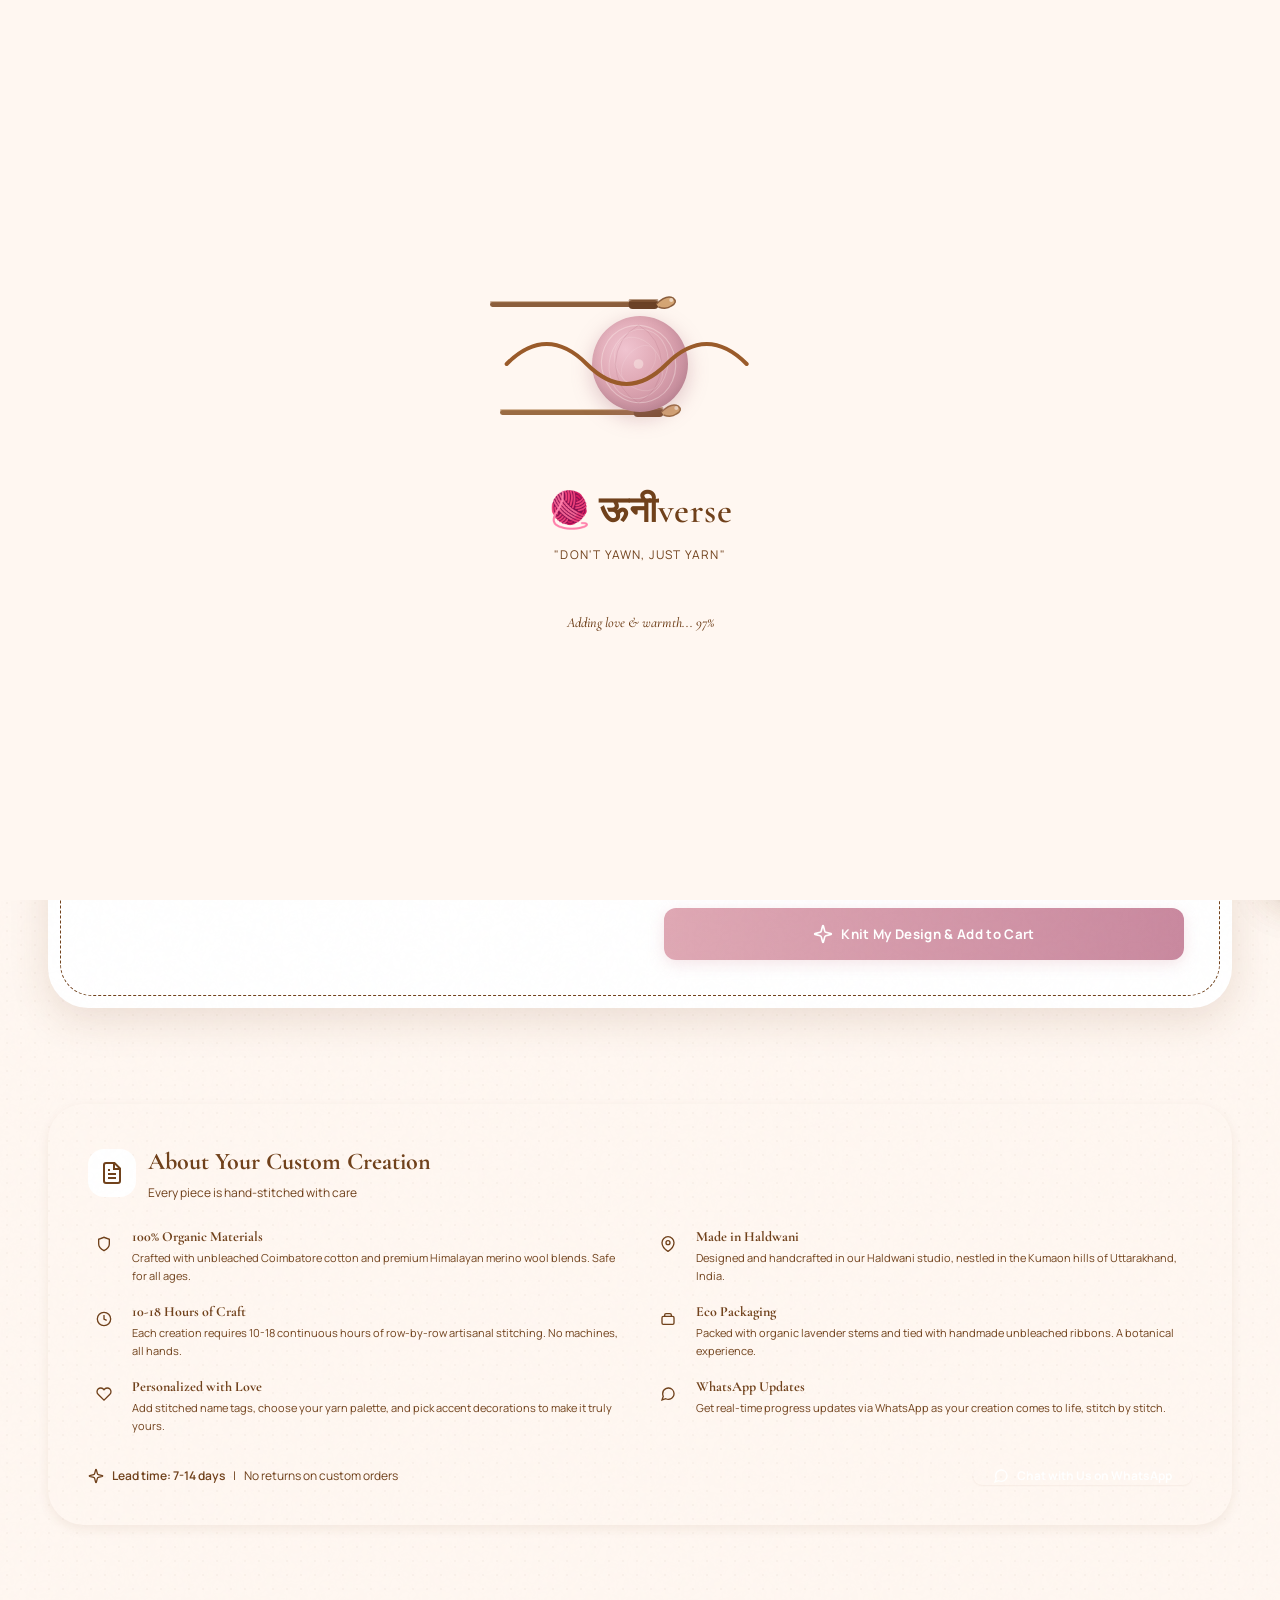
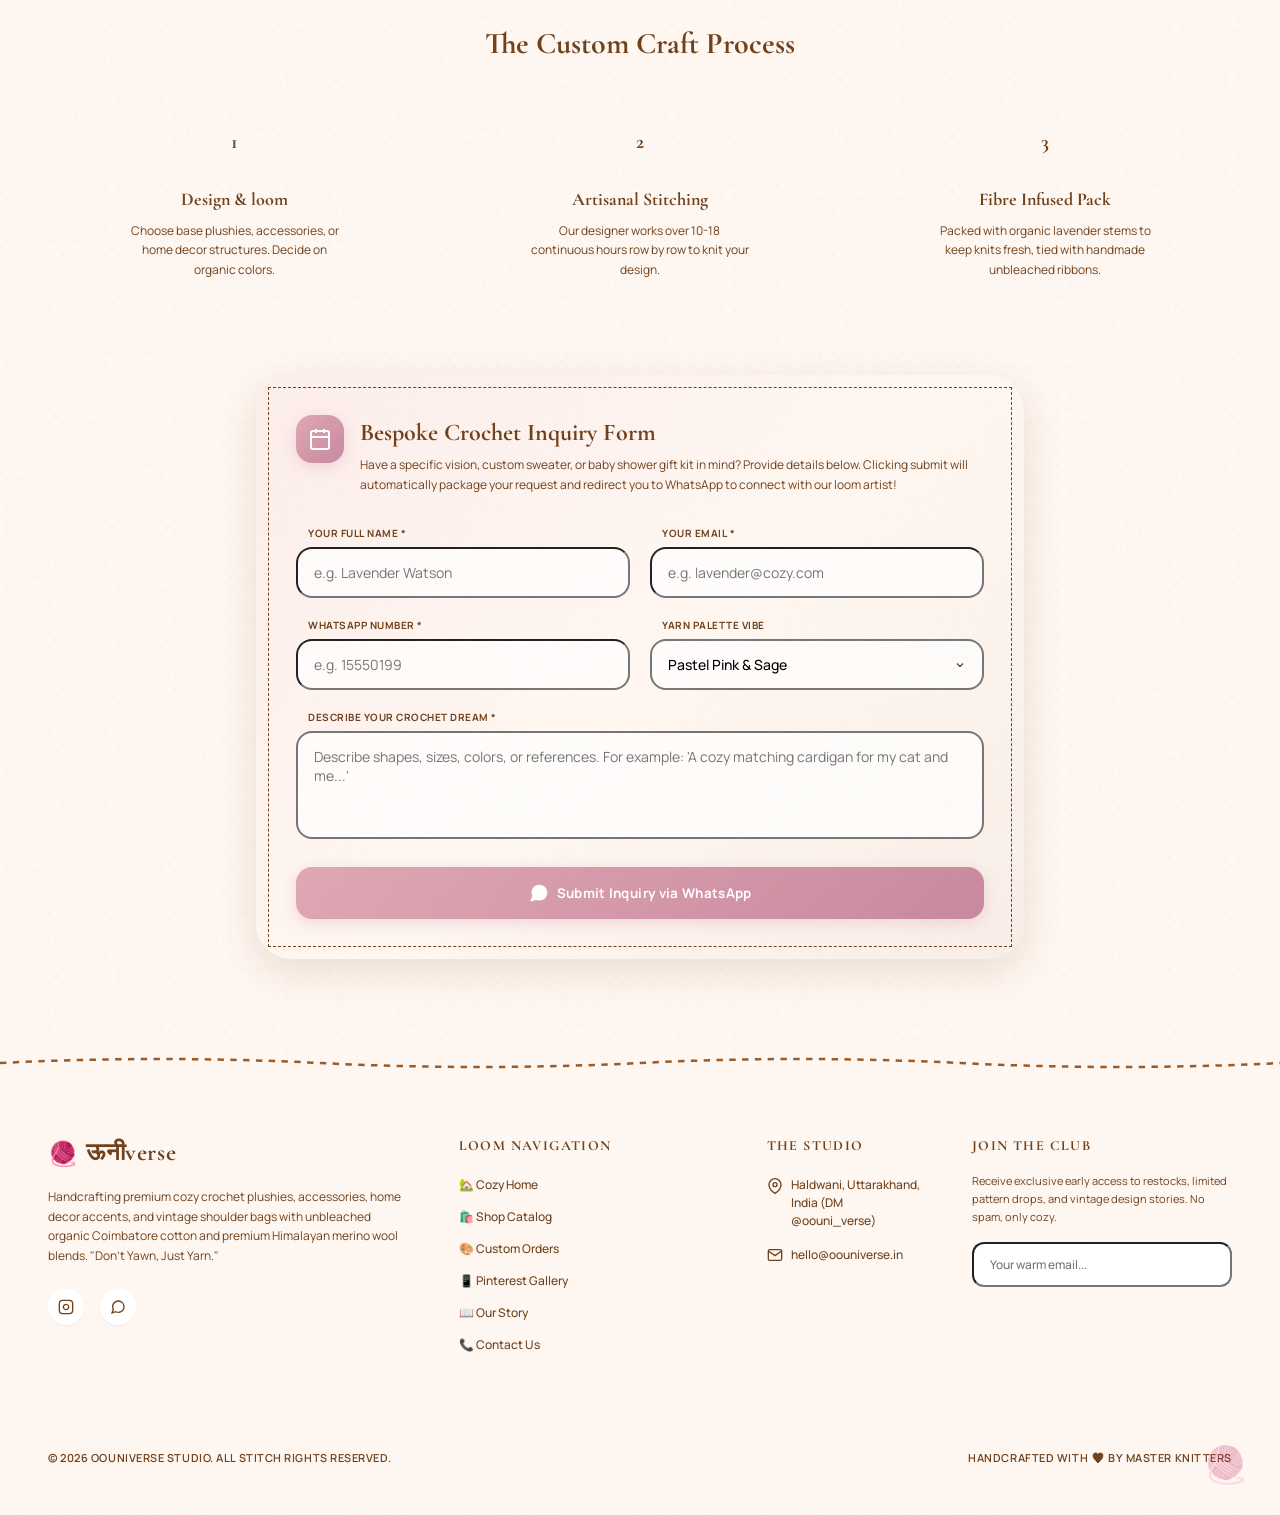
<file: custom.html>
<!doctype html>
<html lang="en">
<head>
  <meta charset="UTF-8" />
  <meta name="viewport" content="width=device-width, initial-scale=1.0" />
  <title>Custom Orders — ऊनीverse | Interactive Loom Studio</title>
  <meta name="description" content="Design your own custom crochet creation. Choose your base, yarn colors, accessories, and name tag in our interactive Loom Studio." />
  <meta property="og:title" content="Custom Orders — ऊनीverse" />
  <meta property="og:description" content="Design your own custom crochet creation. Choose base, yarn colors, accessories, and name tag in our interactive Loom Studio." />
  <meta property="og:type" content="website" />
  <meta name="twitter:card" content="summary_large_image" />
  <meta property="og:image" content="https://oouniverse.com/assets/images/crochet_yarn_logo_1783009375471.jpg" />
  <meta property="og:image:width" content="1200" />
  <meta property="og:image:height" content="630" />
  <meta property="og:url" content="https://oouniverse.com/custom" />
  <link rel="canonical" href="https://oouniverse.com/custom" />

  <link rel="preconnect" href="https://fonts.googleapis.com" />
  <link rel="preconnect" href="https://fonts.gstatic.com" crossorigin />
  <link rel="preload" as="style" href="https://fonts.googleapis.com/css2?family=Cormorant+Garamond:ital,wght@0,300;0,400;0,500;0,600;0,700;1,400&family=DM+Sans:wght@400;500;700&family=Manrope:wght@300;400;500;600;700&display=swap" />
  <link href="https://fonts.googleapis.com/css2?family=Cormorant+Garamond:ital,wght@0,300;0,400;0,500;0,600;0,700;1,400&family=DM+Sans:wght@400;500;700&family=Manrope:wght@300;400;500;600;700&display=swap" rel="stylesheet" />

  <link rel="icon" type="image/svg+xml" href="assets/icons/favicon.svg" />
    <link rel="stylesheet" href="css/style.css" />
<style>
  select { -webkit-appearance: none; -moz-appearance: none; appearance: none; background-image: url("data:image/svg+xml,%3Csvg xmlns='http://www.w3.org/2000/svg' width='12' height='12' viewBox='0 0 24 24' fill='none' stroke='%2370411B' stroke-width='2'%3E%3Cpath d='m6 9 6 6 6-6'/%3E%3C/svg%3E"); background-repeat: no-repeat; background-position: right 12px center; padding-right: 36px; }
  #custom-added-success { animation: fadeSlideIn 400ms ease both; }
  @keyframes fadeSlideIn { from { opacity:0; transform:translateY(8px); } to { opacity:1; transform:translateY(0); } }
  @keyframes bounce { 0%,100% { transform:translateY(0); } 50% { transform:translateY(-4px); } }
</style>
<style>
  /* Navbar link hover glow */
  #navbar a, #navbar button {
    transition: text-shadow 0.3s ease, color 0.3s ease;
  }
  #navbar a:hover, #navbar button:hover {
    text-shadow: 0 0 8px rgba(223,168,180,0.6), 0 0 20px rgba(223,168,180,0.3), 0 0 40px rgba(223,168,180,0.15);
  }
  #navbar a.active {
    text-shadow: 0 0 6px rgba(223,168,180,0.4);
  }

  /* Cart & Wishlist icon glow on hover */
  #cart-btn, #wishlist-btn {
    transition: box-shadow 0.3s ease, transform 0.3s ease, background-color 0.3s ease;
  }
  #cart-btn:hover, #wishlist-btn:hover {
    box-shadow: 0 0 10px rgba(223,168,180,0.5), 0 0 25px rgba(223,168,180,0.3), 0 0 50px rgba(223,168,180,0.15);
    background-color: rgba(247,216,222,0.3);
    transform: scale(1.1);
  }

  /* Badge notification pulse */
  @keyframes badge-pulse {
    0% { transform: scale(1); box-shadow: 0 0 0 0 rgba(223,168,180,0.7); }
    50% { transform: scale(1.15); box-shadow: 0 0 0 6px rgba(223,168,180,0); }
    100% { transform: scale(1); box-shadow: 0 0 0 0 rgba(223,168,180,0); }
  }
  @keyframes badge-glow {
    0%, 100% { box-shadow: 0 0 6px rgba(223,168,180,0.6); }
    50% { box-shadow: 0 0 15px rgba(223,168,180,0.9), 0 0 25px rgba(223,168,180,0.5); }
  }
  #cart-btn .absolute.-top-1, #wishlist-btn .absolute.-top-1 {
    animation: badge-glow 2s ease-in-out infinite;
  }
  #cart-btn .absolute.-top-1.badge-pop, #wishlist-btn .absolute.-top-1.badge-pop {
    animation: badge-pulse 0.5s cubic-bezier(0.34,1.56,0.64,1), badge-glow 2s ease-in-out infinite 0.5s;
  }
</style>
<script type="application/ld+json">{ "@context": "https://schema.org", "@type": "Organization", "name": "\u090a\u0928\u0940verse", "url": "https://oouniverse.com", "description": "Premium handcrafted crochet creations made with love in Haldwani, India.", "foundingDate": "2024", "contactPoint": { "@type": "ContactPoint", "telephone": "+91-9876543210", "contactType": "customer service", "availableLanguage": ["English", "Hindi"] }, "sameAs": ["https://instagram.com/oouniverse", "https://facebook.com/oouniverse"] } }</script>
</head>
<body class="preloader-active">
<a href="#main-content" class="skip-link sr-only focus:not-sr-only focus:absolute focus:top-4 focus:left-4 focus:z-50 focus:px-4 focus:py-2 focus:bg-[#70411B] focus:text-white focus:rounded-xl focus:outline-none">Skip to main content</a>

<!-- Custom Cursor -->
<div id="custom-cursor" style="position:fixed;left:0;top:0;right:0;bottom:0;pointer-events:none;z-index:2147483647;overflow:visible;">
  <div id="cursor-ring" style="position:absolute;width:20px;height:20px;border-radius:50%;background:#DFA8B4;border:1px solid rgba(112,65,27,0.2);box-shadow:0 1px 3px rgba(0,0,0,0.1);display:flex;align-items:center;justify-content:center;left:0;top:0;transform:translate(-50%,-50%);opacity:0;z-index:3">
    <div style="position:absolute;inset:2px;border:1px dashed rgba(112,65,27,0.25);border-radius:50%;animation:spin 8s linear infinite"></div>
  </div>
  <div id="cursor-dot" style="position:absolute;width:8px;height:8px;border-radius:50%;background:#9A5B2A;left:0;top:0;transform:translate(-50%,-50%);opacity:0;z-index:2"></div>
  <div id="cursor-hover-ring" style="position:absolute;width:20px;height:20px;border-radius:50%;border:2px solid rgba(223,168,180,0.4);pointer-events:none;left:0;top:0;transform:translate(-50%,-50%) scale(1);opacity:0;transition:transform 0.4s cubic-bezier(0.34,1.56,0.64,1),opacity 0.3s;z-index:1"></div>
</div>

<div id="root">

<div class="relative min-h-screen bg-[#FFF7F1] font-sans antialiased">
  <div class="bg-noise absolute inset-0 pointer-events-none"></div>

  <!-- Preloader -->
  <div id="preloader">
    <div class="absolute inset-0 opacity-[0.03] pointer-events-none bg-[radial-gradient(#70411B_1.5px,transparent_1.5px)] [background-size:16px_16px]"></div>
    <div class="relative flex flex-col items-center max-w-md px-6 text-center">
      <div class="relative w-80 h-48 flex items-center justify-center mb-6">
        <svg class="absolute w-52 h-16 origin-right animate-needle-1" style="top: 8px; left: 10px;" viewBox="0 0 210 40" fill="none">
          <rect x="0" y="14" width="160" height="5" rx="2.5" fill="#8B5E3C"/>
          <rect x="0" y="13" width="160" height="2" rx="1" fill="#A0724B" opacity="0.5"/>
          <rect x="140" y="12" width="30" height="9" rx="4" fill="#6B4226"/>
          <rect x="140" y="11" width="30" height="3" rx="1.5" fill="#8B5E3C" opacity="0.6"/>
          <path d="M 168 16 Q 178 6 185 10 Q 190 14 183 18 Q 178 22 170 19" fill="#D4A574" stroke="#8B5E3C" stroke-width="1.5"/>
          <circle cx="183" cy="12" r="2" fill="#FFF7F1" opacity="0.6"/>
        </svg>
        <svg class="absolute w-52 h-16 origin-right animate-needle-2" style="bottom: 12px; left: 20px;" viewBox="0 0 210 40" fill="none">
          <rect x="0" y="14" width="155" height="5" rx="2.5" fill="#9A6B42"/>
          <rect x="0" y="13" width="155" height="2" rx="1" fill="#B08050" opacity="0.5"/>
          <rect x="135" y="12" width="30" height="9" rx="4" fill="#7A4E2E"/>
          <rect x="135" y="11" width="30" height="3" rx="1.5" fill="#9A6B42" opacity="0.6"/>
          <path d="M 163 16 Q 173 6 180 10 Q 185 14 178 18 Q 173 22 165 19" fill="#D4A574" stroke="#9A6B42" stroke-width="1.5"/>
          <circle cx="178" cy="12" r="2" fill="#FFF7F1" opacity="0.6"/>
        </svg>
        <div class="absolute w-24 h-24 rounded-full animate-yarn-roll" style="background: radial-gradient(circle at 35% 35%, #F0C4D0, #DFA8B4 40%, #C48A9A 80%, #A86E7E); box-shadow: 0 6px 20px rgba(168,110,126,0.35), inset 0 -4px 12px rgba(0,0,0,0.08);">
          <svg class="absolute inset-0 w-full h-full" viewBox="0 0 96 96">
            <ellipse cx="48" cy="48" rx="38" ry="40" fill="none" stroke="#FFF7F1" stroke-width="1.2" opacity="0.35" transform="rotate(-20 48 48)"/>
            <ellipse cx="48" cy="48" rx="30" ry="36" fill="none" stroke="#FFF7F1" stroke-width="1" opacity="0.25" transform="rotate(15 48 48)"/>
            <ellipse cx="48" cy="48" rx="22" ry="30" fill="none" stroke="#FFF7F1" stroke-width="0.8" opacity="0.2" transform="rotate(-35 48 48)"/>
            <ellipse cx="48" cy="48" rx="14" ry="22" fill="none" stroke="#FFF7F1" stroke-width="0.8" opacity="0.15" transform="rotate(40 48 48)"/>
            <circle cx="48" cy="48" r="5" fill="#FFF7F1" opacity="0.4"/>
            <path d="M 48 8 Q 70 20 72 48 Q 70 76 48 88" fill="none" stroke="#B07080" stroke-width="0.8" opacity="0.3"/>
            <path d="M 48 8 Q 26 20 24 48 Q 26 76 48 88" fill="none" stroke="#B07080" stroke-width="0.8" opacity="0.3"/>
          </svg>
        </div>
        <svg class="absolute w-full h-full pointer-events-none" viewBox="0 0 240 120">
          <path class="thread-path" d="M 20 60 C 40 40, 60 40, 80 60 C 100 80, 120 80, 140 60 C 160 40, 180 40, 200 60" fill="none" stroke="#9A5B2A" stroke-width="3" stroke-linecap="round" stroke-dasharray="300"/>
        </svg>
      </div>
      <div>
        <p class="font-serif text-4xl tracking-wide text-[#70411B] flex items-center justify-center gap-1.5 font-semibold"><span>🧶</span> ऊनीverse</p>
        <p class="font-sans text-xs tracking-widest text-[#9A5B2A] uppercase mt-2 select-none">"Don't Yawn, Just Yarn"</p>
      </div>
      <div class="w-56 h-1 bg-[#F4E9E1] rounded-full mt-8 overflow-hidden relative border border-[#70411B]/5">
        <div class="h-full bg-gradient-to-r from-[#DFA8B4] to-[#9A5B2A] rounded-full" style="width:0%"></div>
      </div>
      <span class="font-serif italic text-[#70411B]/60 text-sm mt-3 font-medium" aria-hidden="true">Spinning cozy fibers... 0%</span>
    </div>
  </div>

  <!-- Main Content -->
  <div class="flex flex-col min-h-screen">

    <!-- Navbar -->
    <nav id="navbar" class="fixed top-0 left-0 right-0 z-40 transition-all duration-500 ease-in-out bg-transparent">
      <div class="bg-[#70411B] text-[#FFF7F1] text-[10px] md:text-[11px] font-sans font-bold py-2 px-4 text-center tracking-wide border-b border-[#FFF7F1]/10 flex items-center justify-center gap-1.5 shadow-sm relative z-50">
        <svg class="w-3.5 h-3.5 text-[#DFA8B4] shrink-0 animate-pulse" viewBox="0 0 24 24" fill="none" stroke="currentColor" stroke-width="2"><path d="M18 8a6 6 0 0 1-6 6 6 6 0 0 1-6-6c0-3.3 2.7-6 6-6s6 2.7 6 6Z"/><path d="M12 14v8"/><path d="M8 22h8"/></svg>
        <span>Shipping 🇮🇳 | No return / COD | Order at least 15 days prior 🧶 | Haldwani 🏔️</span>
      </div>
      <div class="max-w-7xl mx-auto px-6 md:px-12 flex items-center justify-between transition-all duration-500 py-5">
        <button id="nav-logo" class="flex items-center gap-3 group cursor-pointer focus:outline-none">
          <div class="relative w-12 h-12 md:w-14 md:h-14 rounded-full overflow-hidden bg-[#EAAFB9]/20 border-2 border-[#70411B]/20 flex items-center justify-center shrink-0 shadow-md">
            <picture><source srcset="assets/images/crochet_yarn_logo_1783009375471.webp" type="image/webp"><img  src="assets/images/crochet_yarn_logo_1783009375471.jpg" alt="ऊनीverse Logo" class="w-full h-full object-cover transition-transform duration-500 group-hover:scale-110" referrerpolicy="no-referrer"  width="1024" height="1024" loading="eager"/></picture>
            <div id="navbar-logo-fallback" class="hidden absolute inset-0 items-center justify-center bg-[#F4E9E1]"><span class="text-2xl">🧶</span></div>
          </div>
          <div class="flex flex-col items-start leading-none">
            <span class="font-serif text-xl md:text-2xl font-bold tracking-wide text-[#70411B] group-hover:text-[#9A5B2A] transition-colors duration-300">ऊनीverse</span>
            <span class="text-[10px] font-sans tracking-widest text-[#9A5B2A] uppercase font-bold mt-1.5 opacity-90">Don't Yawn, Just Yarn</span>
          </div>
        </button>
        <div class="hidden lg:flex items-center gap-8 xl:gap-10">
          <a href="index.html" class="relative font-sans text-sm tracking-wide font-medium py-1 cursor-pointer transition-all duration-300 text-[#70411B]/70 hover:text-[#70411B]">Home</a>
          <a href="shop.html" class="relative font-sans text-sm tracking-wide font-medium py-1 cursor-pointer transition-all duration-300 text-[#70411B]/70 hover:text-[#70411B]">Shop</a>
          <a href="custom.html" class="relative font-sans text-sm tracking-wide font-medium py-1 cursor-pointer transition-all duration-300 text-[#70411B] font-semibold">Custom Orders<span class="absolute bottom-0 left-0 right-0 h-[2px] bg-[#9A5B2A] rounded-full"></span></a>
          <a href="gallery.html" class="relative font-sans text-sm tracking-wide font-medium py-1 cursor-pointer transition-all duration-300 text-[#70411B]/70 hover:text-[#70411B]">Gallery</a>
          <a href="about.html" class="relative font-sans text-sm tracking-wide font-medium py-1 cursor-pointer transition-all duration-300 text-[#70411B]/70 hover:text-[#70411B]">About Us</a>
          <a href="contact.html" class="relative font-sans text-sm tracking-wide font-medium py-1 cursor-pointer transition-all duration-300 text-[#70411B]/70 hover:text-[#70411B]">Contact Us</a>
        </div>
        <div class="flex items-center gap-3.5 md:gap-5">
          <button id="wishlist-btn" class="relative p-2 rounded-full hover:bg-[#F4E9E1] text-[#70411B] hover:text-[#9A5B2A] transition-all duration-300 cursor-pointer" title="View Wishlist"> <span class="absolute -top-1 -right-1 min-w-[16px] h-4 bg-[#DFA8B4] text-white text-[9px] font-bold rounded-full flex items-center justify-center px-1" style="display: none;">0</span> <svg aria-hidden="true" class="w-5 h-5" viewBox="0 0 24 24" fill="none" stroke="currentColor" stroke-width="2"><path d="M19 14c1.5-1.5 2.5-3.5 2.5-5.5A4.5 4.5 0 0 0 12 5.5 4.5 4.5 0 0 0 2.5 8.5c0 2 1 3.5 2.5 5.5L12 22l7-8Z"/></svg>
          </button>
          <button id="cart-btn" class="relative p-2 rounded-full hover:bg-[#F4E9E1] text-[#70411B] hover:text-[#9A5B2A] transition-all duration-300 cursor-pointer" title="Open Shopping Cart"> <span class="absolute -top-1 -right-1 min-w-[16px] h-4 text-white text-[9px] font-bold rounded-full flex items-center justify-center px-1" style="background: linear-gradient(135deg, #DFA8B4, #c9899f); box-shadow: 0 2px 8px rgba(223,168,180,0.5); display: none;">0</span> <svg aria-hidden="true" class="w-5 h-5" viewBox="0 0 24 24" fill="none" stroke="currentColor" stroke-width="2"><path d="M6 2 3 6v14a2 2 0 0 0 2 2h14a2 2 0 0 0 2-2V6l-3-4Z"/><path d="M3 6h18"/><path d="M16 10a4 4 0 0 1-8 0"/></svg>
          </button>
          <a href="custom.html" class="hidden md:flex items-center gap-1.5 px-4 py-2 text-xs font-semibold bg-[#FFF7F1] border border-[#70411B]/15 text-[#70411B] rounded-full hover:bg-[#9A5B2A]/20 transition-all duration-300 cursor-pointer">
            <svg class="w-3.5 h-3.5 text-[#DFA8B4]" viewBox="0 0 24 24" fill="none" stroke="currentColor" stroke-width="2"><path d="M18 8a6 6 0 0 1-6 6 6 6 0 0 1-6-6c0-3.3 2.7-6 6-6s6 2.7 6 6Z"/><path d="M12 14v8"/><path d="M8 22h8"/></svg>
            <span>Custom Crochet</span>
          </a>
          <button id="mobile-menu-toggle" class="lg:hidden p-2 text-[#70411B] hover:bg-[#F4E9E1] rounded-full transition-colors cursor-pointer" aria-label="Toggle menu"> <svg aria-hidden="true" class="w-5.5 h-5.5" viewBox="0 0 24 24" fill="none" stroke="currentColor" stroke-width="2"><path d="M4 6h16"/><path d="M4 12h16"/><path d="M4 18h16"/></svg>
          </button>
        </div>
      </div>
    </nav>

    <!-- Mobile Menu Overlay -->
    <div id="mobile-menu" class="fixed inset-0 bg-[#FFF7F1] pt-28 px-8 flex flex-col justify-between pb-12 lg:hidden">
      <div class="absolute inset-0 opacity-[0.02] pointer-events-none bg-[radial-gradient(#70411B_1.5px,transparent_1.5px)] [background-size:16px_16px]"></div>
      <div class="flex flex-col gap-6">
        <a href="index.html" class="text-left font-serif text-3xl font-semibold tracking-wide text-[#9A5B2A]">Home</a>
        <a href="shop.html" class="text-left font-serif text-3xl font-semibold tracking-wide text-[#70411B]/70">Shop</a>
        <a href="custom.html" class="text-left font-serif text-3xl font-semibold tracking-wide text-[#9A5B2A]">Custom Orders</a>
        <a href="gallery.html" class="text-left font-serif text-3xl font-semibold tracking-wide text-[#70411B]/70">Gallery</a>
        <a href="about.html" class="text-left font-serif text-3xl font-semibold tracking-wide text-[#70411B]/70">About Us</a>
        <a href="contact.html" class="text-left font-serif text-3xl font-semibold tracking-wide text-[#70411B]/70">Contact Us</a>
      </div>
      <div class="border-t border-[#70411B]/10 pt-8 flex flex-col gap-4">
        <a href="custom.html" class="w-full py-3 bg-[#9A5B2A] hover:bg-[#9A5B2A]/90 text-white font-semibold rounded-xl flex items-center justify-center gap-2">
          <svg class="w-4 h-4" viewBox="0 0 24 24" fill="none" stroke="currentColor" stroke-width="2"><path d="M18 8a6 6 0 0 1-6 6 6 6 0 0 1-6-6c0-3.3 2.7-6 6-6s6 2.7 6 6Z"/><path d="M12 14v8"/><path d="M8 22h8"/></svg>
          <span>Knit a Custom Design</span>
        </a>
        <p class="text-center text-xs text-[#70411B]/50 font-sans tracking-wide">🌸 Handmade Stories, One Stitch at a Time</p>
      </div>
    </div>

    <main class="flex-grow" id="main-content">
    <div class="bg-knitted-texture">

      <!-- Page Content — matches React CustomOrder.tsx exactly -->
      <div class="min-h-screen bg-[#FFF7F1] pt-32 pb-24 overflow-hidden">
        <!-- Background Stitches -->
        <div class="absolute inset-0 opacity-[0.03] pointer-events-none bg-[radial-gradient(#70411B_1.5px,transparent_1.5px)]" style="background-size:16px 16px;"></div>

        <div class="max-w-7xl mx-auto px-6 md:px-12 relative z-10">
          
          <!-- Header Section -->
          <div class="text-center max-w-3xl mx-auto mb-16">
            <div class="inline-flex items-center gap-1.5 px-3 py-1.5 rounded-full bg-[#9A5B2A]/20 border border-[#DFA8B4]/40 text-[#70411B] text-xs font-semibold tracking-wider uppercase mb-5">
              <svg class="w-3.5 h-3.5 text-[#DFA8B4]" viewBox="0 0 24 24" fill="none" stroke="currentColor" stroke-width="2"><path d="M9.937 15.5A2 2 0 0 0 8.5 14.063l-6.135-1.582a.5.5 0 0 1 0-.962L8.5 9.936A2 2 0 0 0 9.937 8.5l1.582-6.135a.5.5 0 0 1 .963 0L14.063 8.5A2 2 0 0 0 15.5 9.937l6.135 1.581a.5.5 0 0 1 0 .964L15.5 14.063a2 2 0 0 0-1.437 1.437l-1.582 6.135a.5.5 0 0 1-.963 0z"/></svg>
              <span>Interactive Customizer Studio</span>
            </div>
            <h1 class="font-serif text-4xl md:text-5xl lg:text-6xl font-bold text-[#70411B] tracking-tight leading-tight mb-4">
              Custom Crochet Creations
            </h1>
            <p class="font-sans text-[#70411B]/80 text-base max-w-xl mx-auto leading-relaxed">
              Dream up your perfect knits. Use our interactive loom below to design instantly, or request a bespoke custom curation via WhatsApp.
            </p>
          </div>

          <!-- SECTION 1: INTERACTIVE DESIGNER STUDIO PLAYGROUND -->
          <div class="bg-white rounded-[40px] p-6 md:p-12 border border-[#70411B]/15 shadow-xl grid grid-cols-1 lg:grid-cols-12 gap-12 items-center mb-24 relative">
            <!-- Accent decoration threads -->
            <div class="absolute inset-3 border border-dashed border-[#70411B]/10 rounded-[32px] pointer-events-none"></div>

            <!-- PLAYGROUND LEFT: Dynamic Live Render Canvas -->
            <div class="lg:col-span-6 flex flex-col items-center justify-center bg-[#FFF7F1] rounded-[30px] p-8 min-h-[380px] border border-[#70411B]/5 shadow-inner relative" style="background-image: radial-gradient(circle at 50% 50%, rgba(223,168,180,0.08) 0%, transparent 70%), radial-gradient(circle at 20% 80%, rgba(169,193,165,0.06) 0%, transparent 50%), radial-gradient(circle at 80% 20%, rgba(212,165,116,0.05) 0%, transparent 50%);">
              <span class="absolute top-4 left-4 text-[10px] font-bold uppercase tracking-wider text-[#70411B]/60 flex items-center gap-1.5">
                <span class="w-2 h-2 rounded-full bg-[#A9C1A5] animate-pulse"></span>
                &#x1F9F6; Live Custom Loom
              </span>

              <!-- Render customizable crochet bases -->
              <div id="playground-render" class="relative w-64 h-64 flex items-center justify-center">
                <!-- Default: Coaster -->
                <div id="render-coaster" class="render-base w-48 h-48 rounded-full border-[6px] border-white/60 flex items-center justify-center relative" style="background-color:#F7D8DE; box-shadow: 0 8px 32px rgba(112,65,27,0.12), 0 2px 8px rgba(112,65,27,0.08), inset 0 2px 6px rgba(255,255,255,0.4), inset 0 -2px 6px rgba(0,0,0,0.06);">
                  <!-- Knit texture rings -->
                  <div class="coaster-stitch-ring absolute" style="inset: 8px;"></div>
                  <div class="coaster-stitch-ring absolute" style="inset: 18px;"></div>
                  <div class="coaster-stitch-ring absolute" style="inset: 28px;"></div>
                  <!-- Inner double border -->
                  <div class="absolute inset-[10px] border-2 border-double border-white/35 rounded-full flex items-center justify-center">
                    <div class="absolute inset-[6px] border border-dashed border-white/20 rounded-full flex items-center justify-center">
                      <div id="coaster-label" class="w-10 h-10 bg-white/50 rounded-full shadow-sm backdrop-blur-sm flex items-center justify-center text-sm font-mono font-bold text-[#70411B]">&#x2615;&#xFE0F;</div>
                    </div>
                  </div>
                  <div id="coaster-accessory" class="absolute -top-3 -right-3 text-4xl drop-shadow-lg hidden" style="filter: drop-shadow(0 2px 6px rgba(0,0,0,0.2));">&#x1F338;</div>
                </div>

                <!-- Octopus (hidden by default) -->
                <div id="render-octopus" class="relative flex-col items-center justify-center hidden">
                  <div id="octo-head" class="render-base w-40 h-40 rounded-full shadow-lg border-2 border-white/40 flex flex-col items-center justify-center relative" style="background-color:#F7D8DE; box-shadow: 0 8px 32px rgba(112,65,27,0.12), 0 2px 8px rgba(112,65,27,0.08), inset 0 3px 8px rgba(255,255,255,0.4), inset 0 -3px 8px rgba(0,0,0,0.06);">
                    <div class="flex gap-6 mb-1">
                      <div class="w-4 h-4 bg-[#70411B] rounded-full relative flex items-center justify-center shadow-sm"><div class="absolute top-0.5 right-0.5 w-1.5 h-1.5 bg-white rounded-full"></div></div>
                      <div class="w-4 h-4 bg-[#70411B] rounded-full relative flex items-center justify-center shadow-sm"><div class="absolute top-0.5 right-0.5 w-1.5 h-1.5 bg-white rounded-full"></div></div>
                    </div>
                    <div class="absolute inset-x-8 top-20 flex justify-between px-2">
                      <div class="w-5 h-2.5 rounded-full" style="background-color: rgba(223,168,180,0.6); filter:blur(2px)"></div>
                      <div class="w-5 h-2.5 rounded-full" style="background-color: rgba(223,168,180,0.6); filter:blur(2px)"></div>
                    </div>
                    <span class="text-2xl font-bold text-[#70411B] select-none -mt-1.5">&#x203F;</span>
                    <div id="octo-label" class="absolute bottom-3 bg-white/80 backdrop-blur-sm border border-[#70411B]/15 px-2.5 py-1 rounded-full text-[8px] font-bold text-[#70411B] tracking-wider uppercase shadow-sm hidden">&#x1F3F7;&#xFE0F; <span id="octo-label-text"></span></div>
                  </div>
                  <div class="flex gap-2 -mt-4 relative z-10" id="octo-tentacles">
                    <div class="octo-tentacle w-6 h-6 rounded-full shadow-sm border border-white/30" style="background-color:#F7D8DE; box-shadow: inset 0 1px 3px rgba(255,255,255,0.3);"></div>
                    <div class="octo-tentacle w-6 h-6 rounded-full shadow-sm border border-white/30" style="background-color:#F7D8DE; box-shadow: inset 0 1px 3px rgba(255,255,255,0.3);"></div>
                    <div class="octo-tentacle w-6 h-6 rounded-full shadow-sm border border-white/30" style="background-color:#F7D8DE; box-shadow: inset 0 1px 3px rgba(255,255,255,0.3);"></div>
                    <div class="octo-tentacle w-6 h-6 rounded-full shadow-sm border border-white/30" style="background-color:#F7D8DE; box-shadow: inset 0 1px 3px rgba(255,255,255,0.3);"></div>
                    <div class="octo-tentacle w-6 h-6 rounded-full shadow-sm border border-white/30" style="background-color:#F7D8DE; box-shadow: inset 0 1px 3px rgba(255,255,255,0.3);"></div>
                    <div class="octo-tentacle w-6 h-6 rounded-full shadow-sm border border-white/30" style="background-color:#F7D8DE; box-shadow: inset 0 1px 3px rgba(255,255,255,0.3);"></div>
                  </div>
                  <div id="octo-accessory" class="absolute top-[-14px] text-4xl hidden" style="filter: drop-shadow(0 2px 6px rgba(0,0,0,0.2));">&#x1F338;</div>
                </div>

                <!-- Hair Bow (hidden by default) -->
                <div id="render-hairbow" class="relative flex-col items-center justify-center w-52 h-44 hidden">
                  <div class="flex items-center relative">
                    <div id="bow-left" class="w-24 h-28 rounded-[24px] border border-white/40 shadow-lg origin-right" style="background-color:#F7D8DE; transform:rotate(-12deg); background-image: radial-gradient(ellipse at 40% 30%, rgba(255,255,255,0.3) 0%, transparent 60%), linear-gradient(135deg, rgba(255,255,255,0.15) 0%, transparent 50%);"></div>
                    <div id="bow-center" class="bow-center w-10 h-10 rounded-xl bg-white/40 border-2 border-white shadow-inner flex items-center justify-center relative z-20 mx-[-20px]" style="background-color:#F7D8DE;">
                      <div class="w-3 h-3 bg-white/60 rounded-full"></div>
                    </div>
                    <div id="bow-right" class="w-24 h-28 rounded-[24px] border border-white/40 shadow-lg origin-left" style="background-color:#F7D8DE; transform:rotate(12deg); background-image: radial-gradient(ellipse at 60% 30%, rgba(255,255,255,0.3) 0%, transparent 60%), linear-gradient(135deg, rgba(255,255,255,0.15) 0%, transparent 50%);"></div>
                  </div>
                  <div class="flex gap-16 mt-[-10px] relative z-10 w-full justify-center px-4">
                    <div id="bow-tail-l" class="w-4 h-16 rounded-b-full shadow-sm" style="background-color:#F7D8DE; transform:rotate(-15deg); transform-origin:top; background-image: linear-gradient(180deg, rgba(255,255,255,0.2) 0%, rgba(0,0,0,0.04) 100%);"></div>
                    <div id="bow-tail-r" class="w-4 h-16 rounded-b-full shadow-sm" style="background-color:#F7D8DE; transform:rotate(15deg); transform-origin:top; background-image: linear-gradient(180deg, rgba(255,255,255,0.2) 0%, rgba(0,0,0,0.04) 100%);"></div>
                  </div>
                  <span id="bow-label" class="absolute bottom-1 bg-white/80 backdrop-blur-sm border border-[#70411B]/15 px-2.5 py-1 rounded-full text-[8px] font-bold text-[#70411B] tracking-wider uppercase z-20 hidden shadow-sm">&#x1F9F5; <span id="bow-label-text"></span></span>
                  <div id="bow-accessory" class="absolute top-2 right-4 text-4xl hidden" style="filter: drop-shadow(0 2px 6px rgba(0,0,0,0.2));">&#x1F338;</div>
                </div>
              </div>

              <!-- Design overview labels -->
              <div class="mt-8 text-center text-xs text-[#70411B]/60 font-medium">
                Stitched with <span class="font-bold text-[#70411B]">100% Organic Cotton Thread</span> &#x2022; Pre-arranged setup
              </div>
            </div>

            <!-- PLAYGROUND RIGHT: Loom Controls Selector Grid -->
            <div class="lg:col-span-6 flex flex-col justify-between h-full">
              <div>
                
                <!-- STEP 1: SELECT PRODUCT BASE -->
                <div class="mb-6">
                  <span class="text-[10px] font-bold tracking-wider uppercase text-[#9A5B2A] block mb-3">
                    Step 1: Choose Base Product
                  </span>
                  <div class="grid grid-cols-3 gap-2.5">
                    <button data-base="Coaster" class="base-btn py-3 rounded-xl border-2 font-serif text-sm font-bold tracking-wide transition-all cursor-pointer border-[#70411B] bg-[#70411B]/5 text-[#70411B]">
                      Coaster (&#8377;450)
                    </button>
                    <button data-base="Octo Plushie" class="base-btn py-3 rounded-xl border-2 font-serif text-sm font-bold tracking-wide transition-all cursor-pointer border-[#70411B]/10 hover:border-[#70411B]/40 text-[#70411B]/60">
                      Octopus (&#8377;750)
                    </button>
                    <button data-base="Hair Bow" class="base-btn py-3 rounded-xl border-2 font-serif text-sm font-bold tracking-wide transition-all cursor-pointer border-[#70411B]/10 hover:border-[#70411B]/40 text-[#70411B]/60">
                      Hair Bow (&#8377;350)
                    </button>
                  </div>
                </div>

                <!-- STEP 2: SELECT COLOR -->
                <div class="mb-6">
                  <span class="text-[10px] font-bold tracking-wider uppercase text-[#9A5B2A] block mb-3">
                    Step 2: Choose Yarn Color (<span id="color-name-display">Peach Sorbet</span>)
                  </span>
                  <div class="flex gap-3" id="color-swatches">
                    <button data-color="Peach Sorbet" data-hex="#F7D8DE" class="color-btn relative w-9 h-9 rounded-full border-2 transition-all cursor-pointer flex items-center justify-center" style="background-color:#F7D8DE; border-color:#70411B;">
                      <svg class="w-4 h-4 text-white" style="filter:drop-shadow(0 1px 1px rgba(0,0,0,0.4))" viewBox="0 0 24 24" fill="none" stroke="currentColor" stroke-width="3"><path d="M20 6 9 17l-5-5"/></svg>
                    </button>
                    <button data-color="Warm Beige" data-hex="#F4E9E1" class="color-btn relative w-9 h-9 rounded-full border-2 transition-all cursor-pointer flex items-center justify-center" style="background-color:#F4E9E1; border-color:transparent;">
                      <svg class="w-4 h-4 text-white" style="filter:drop-shadow(0 1px 1px rgba(0,0,0,0.4)); display:none;" viewBox="0 0 24 24" fill="none" stroke="currentColor" stroke-width="3"><path d="M20 6 9 17l-5-5"/></svg>
                    </button>
                    <button data-color="Coffee Brown" data-hex="#9A5B2A" class="color-btn relative w-9 h-9 rounded-full border-2 transition-all cursor-pointer flex items-center justify-center" style="background-color:#9A5B2A; border-color:transparent;">
                      <svg class="w-4 h-4 text-white" style="filter:drop-shadow(0 1px 1px rgba(0,0,0,0.4)); display:none;" viewBox="0 0 24 24" fill="none" stroke="currentColor" stroke-width="3"><path d="M20 6 9 17l-5-5"/></svg>
                    </button>
                    <button data-color="Sage Green" data-hex="#A9C1A5" class="color-btn relative w-9 h-9 rounded-full border-2 transition-all cursor-pointer flex items-center justify-center" style="background-color:#A9C1A5; border-color:transparent;">
                      <svg class="w-4 h-4 text-white" style="filter:drop-shadow(0 1px 1px rgba(0,0,0,0.4)); display:none;" viewBox="0 0 24 24" fill="none" stroke="currentColor" stroke-width="3"><path d="M20 6 9 17l-5-5"/></svg>
                    </button>
                    <button data-color="Cream White" data-hex="#FFF7F1" class="color-btn relative w-9 h-9 rounded-full border-2 transition-all cursor-pointer flex items-center justify-center" style="background-color:#FFF7F1; border-color:transparent;">
                      <svg class="w-4 h-4 text-white" style="filter:drop-shadow(0 1px 1px rgba(0,0,0,0.4)); display:none;" viewBox="0 0 24 24" fill="none" stroke="currentColor" stroke-width="3"><path d="M20 6 9 17l-5-5"/></svg>
                    </button>
                  </div>
                </div>

                <!-- STEP 3: ACCENT DECAL ACCESSORY -->
                <div class="mb-6">
                  <span class="text-[10px] font-bold tracking-wider uppercase text-[#9A5B2A] block mb-3">
                    Step 3: Stitched Accent Decoration (+&#8377;100)
                  </span>
                  <div class="grid grid-cols-4 gap-2" id="accessory-grid">
                    <button data-accessory="Flower Crown" class="acc-btn p-2.5 rounded-xl border-2 transition-all cursor-pointer flex flex-col items-center justify-center gap-1.5 border-[#70411B] bg-[#70411B]/5 text-[#70411B]">
                      <span class="text-xl">&#x1F338;</span>
                      <span class="text-[9px] font-semibold tracking-tight text-center leading-tight">Flower Crown</span>
                    </button>
                    <button data-accessory="Cosy Scarf" class="acc-btn p-2.5 rounded-xl border-2 transition-all cursor-pointer flex flex-col items-center justify-center gap-1.5 border-[#70411B]/10 hover:border-[#70411B]/40 text-[#70411B]/50">
                      <span class="text-xl">&#x1F9E3;</span>
                      <span class="text-[9px] font-semibold tracking-tight text-center leading-tight">Cosy Scarf</span>
                    </button>
                    <button data-accessory="Mini Satin Bow" class="acc-btn p-2.5 rounded-xl border-2 transition-all cursor-pointer flex flex-col items-center justify-center gap-1.5 border-[#70411B]/10 hover:border-[#70411B]/40 text-[#70411B]/50">
                      <span class="text-xl">&#x1F380;</span>
                      <span class="text-[9px] font-semibold tracking-tight text-center leading-tight">Mini Satin Bow</span>
                    </button>
                    <button data-accessory="None" class="acc-btn p-2.5 rounded-xl border-2 transition-all cursor-pointer flex flex-col items-center justify-center gap-1.5 border-[#70411B]/10 hover:border-[#70411B]/40 text-[#70411B]/50">
                      <span class="text-xl">&#x2728;</span>
                      <span class="text-[9px] font-semibold tracking-tight text-center leading-tight">None</span>
                    </button>
                  </div>
                </div>

                <!-- STEP 4: CUSTOM STITCHED LABEL EMBROIDERY -->
                <div class="mb-8">
                  <span class="text-[10px] font-bold tracking-wider uppercase text-[#9A5B2A] block mb-2">
                    Step 4: Custom Stitched Name Tag (+&#8377;120)
                  </span>
                  <input
                    id="text-label-input"
                    type="text"
                    maxlength="10"
                    placeholder="Type tag (e.g., COZY, MUMU)..."
                    class="w-full border-2 border-[#70411B]/15 focus:border-[#70411B] bg-[#FFF7F1]/20 rounded-xl px-4 py-3 text-sm text-[#70411B] outline-none tracking-widest font-mono font-bold placeholder-[#70411B]/45"
                  />
                  <p class="text-[10px] text-[#70411B]/55 mt-1.5 italic">
                    * Name tag is delicately stitched into the side rib of the item. Max 10 letters.
                  </p>
                </div>

              </div>

              <!-- ACTION FOOTER LEDGER -->
              <div class="pt-4 border-t border-[#70411B]/10">
                <div class="flex items-center justify-between mb-4">
                  <span class="font-serif font-bold text-[#70411B]">Total Cost for Creation:</span>
                  <span id="price-display" class="font-serif text-2xl font-bold text-[#70411B]">&#8377;550</span>
                </div>
                <button
                  id="add-custom-to-cart"
                  class="w-full py-4 text-white font-sans font-bold tracking-wide rounded-xl shadow-lg hover:shadow-xl transition-all duration-300 flex items-center justify-center gap-2 cursor-pointer"
                  style="background: linear-gradient(to right, #DFA8B4, #c9899f); box-shadow: 0 4px 15px rgba(223,168,180,0.3);"
                  onmouseover="this.style.background='linear-gradient(to right, #c9899f, #DFA8B4)'; this.style.boxShadow='0 8px 25px rgba(223,168,180,0.5)'"
                  onmouseout="this.style.background='linear-gradient(to right, #DFA8B4, #c9899f)'; this.style.boxShadow='0 4px 15px rgba(223,168,180,0.3)'"
                >
                  <svg class="w-5 h-5 text-white" viewBox="0 0 24 24" fill="none" stroke="currentColor" stroke-width="2"><path d="M9.937 15.5A2 2 0 0 0 8.5 14.063l-6.135-1.582a.5.5 0 0 1 0-.962L8.5 9.936A2 2 0 0 0 9.937 8.5l1.582-6.135a.5.5 0 0 1 .963 0L14.063 8.5A2 2 0 0 0 15.5 9.937l6.135 1.581a.5.5 0 0 1 0 .964L15.5 14.063a2 2 0 0 0-1.437 1.437l-1.582 6.135a.5.5 0 0 1-.963 0z"/></svg>
                  <span>Knit My Design &amp; Add to Cart</span>
                </button>

                <div id="custom-added-success" class="hidden mt-3 p-3.5 rounded-xl bg-[#A9C1A5]/25 border border-[#A9C1A5]/40 text-[#70411B] text-xs font-semibold items-center gap-2 justify-center">
                  <span>&#x1F9F6;</span>
                  <span>Added your custom creation to cart! Stitches lock loaded.</span>
                </div>
              </div>

            </div>
          </div>

          <!-- SECTION 1.5: CUSTOM DESIGN DESCRIPTION -->
          <div class="bg-[#F4E9E1] rounded-[36px] p-6 md:p-10 border border-[#70411B]/15 shadow-md mb-24 relative overflow-hidden">
            <div class="absolute inset-0 opacity-[0.02] pointer-events-none bg-[radial-gradient(#70411B_1.5px,transparent_1.5px)]" style="background-size:16px 16px;"></div>
            <div class="relative z-10">
              <div class="flex items-center gap-3 mb-6">
                <div class="p-3 bg-white text-[#70411B] rounded-2xl shadow border border-[#70411B]/5 shrink-0">
                  <svg class="w-6 h-6" viewBox="0 0 24 24" fill="none" stroke="currentColor" stroke-width="2"><path d="M14.5 2H6a2 2 0 0 0-2 2v16a2 2 0 0 0 2 2h12a2 2 0 0 0 2-2V7.5L14.5 2z"/><polyline points="14 2 14 8 20 8"/><line x1="16" y1="13" x2="8" y2="13"/><line x1="16" y1="17" x2="8" y2="17"/><polyline points="10 9 9 9 8 9"/></svg>
                </div>
                <div>
                  <h3 class="font-serif text-2xl font-bold text-[#70411B]">About Your Custom Creation</h3>
                  <p class="text-xs text-[#70411B]/70 mt-1">Every piece is hand-stitched with care</p>
                </div>
              </div>

              <div class="grid grid-cols-1 md:grid-cols-2 gap-6">
                <div class="space-y-4">
                  <div class="flex items-start gap-3">
                    <div class="w-8 h-8 rounded-full bg-[#9A5B2A]/25 flex items-center justify-center shrink-0 mt-0.5">
                      <svg class="w-4 h-4 text-[#70411B]" viewBox="0 0 24 24" fill="none" stroke="currentColor" stroke-width="2"><path d="M12 22s8-4 8-10V5l-8-3-8 3v7c0 6 8 10 8 10z"/></svg>
                    </div>
                    <div>
                      <h4 class="font-serif font-bold text-[#70411B] text-sm">100% Organic Materials</h4>
                      <p class="text-[11px] text-[#70411B]/70 leading-relaxed mt-0.5">Crafted with unbleached Coimbatore cotton and premium Himalayan merino wool blends. Safe for all ages.</p>
                    </div>
                  </div>
                  <div class="flex items-start gap-3">
                    <div class="w-8 h-8 rounded-full bg-[#A9C1A5]/25 flex items-center justify-center shrink-0 mt-0.5">
                      <svg class="w-4 h-4 text-[#70411B]" viewBox="0 0 24 24" fill="none" stroke="currentColor" stroke-width="2"><circle cx="12" cy="12" r="10"/><polyline points="12 6 12 12 16 14"/></svg>
                    </div>
                    <div>
                      <h4 class="font-serif font-bold text-[#70411B] text-sm">10-18 Hours of Craft</h4>
                      <p class="text-[11px] text-[#70411B]/70 leading-relaxed mt-0.5">Each creation requires 10-18 continuous hours of row-by-row artisanal stitching. No machines, all hands.</p>
                    </div>
                  </div>
                  <div class="flex items-start gap-3">
                    <div class="w-8 h-8 rounded-full bg-[#9A5B2A]/25 flex items-center justify-center shrink-0 mt-0.5">
                      <svg class="w-4 h-4 text-[#70411B]" viewBox="0 0 24 24" fill="none" stroke="currentColor" stroke-width="2"><path d="M20.84 4.61a5.5 5.5 0 0 0-7.78 0L12 5.67l-1.06-1.06a5.5 5.5 0 0 0-7.78 7.78l1.06 1.06L12 21.23l7.78-7.78 1.06-1.06a5.5 5.5 0 0 0 0-7.78z"/></svg>
                    </div>
                    <div>
                      <h4 class="font-serif font-bold text-[#70411B] text-sm">Personalized with Love</h4>
                      <p class="text-[11px] text-[#70411B]/70 leading-relaxed mt-0.5">Add stitched name tags, choose your yarn palette, and pick accent decorations to make it truly yours.</p>
                    </div>
                  </div>
                </div>

                <div class="space-y-4">
                  <div class="flex items-start gap-3">
                    <div class="w-8 h-8 rounded-full bg-[#A9C1A5]/25 flex items-center justify-center shrink-0 mt-0.5">
                      <svg class="w-4 h-4 text-[#70411B]" viewBox="0 0 24 24" fill="none" stroke="currentColor" stroke-width="2"><path d="M21 10c0 7-9 13-9 13s-9-6-9-13a9 9 0 0 1 18 0z"/><circle cx="12" cy="10" r="3"/></svg>
                    </div>
                    <div>
                      <h4 class="font-serif font-bold text-[#70411B] text-sm">Made in Haldwani</h4>
                      <p class="text-[11px] text-[#70411B]/70 leading-relaxed mt-0.5">Designed and handcrafted in our Haldwani studio, nestled in the Kumaon hills of Uttarakhand, India.</p>
                    </div>
                  </div>
                  <div class="flex items-start gap-3">
                    <div class="w-8 h-8 rounded-full bg-[#9A5B2A]/25 flex items-center justify-center shrink-0 mt-0.5">
                      <svg class="w-4 h-4 text-[#70411B]" viewBox="0 0 24 24" fill="none" stroke="currentColor" stroke-width="2"><rect x="3" y="8" width="18" height="12" rx="2"/><path d="M7 8V6a2 2 0 0 1 2-2h6a2 2 0 0 1 2 2v2"/></svg>
                    </div>
                    <div>
                      <h4 class="font-serif font-bold text-[#70411B] text-sm">Eco Packaging</h4>
                      <p class="text-[11px] text-[#70411B]/70 leading-relaxed mt-0.5">Packed with organic lavender stems and tied with handmade unbleached ribbons. A botanical experience.</p>
                    </div>
                  </div>
                  <div class="flex items-start gap-3">
                    <div class="w-8 h-8 rounded-full bg-[#A9C1A5]/25 flex items-center justify-center shrink-0 mt-0.5">
                      <svg class="w-4 h-4 text-[#70411B]" viewBox="0 0 24 24" fill="none" stroke="currentColor" stroke-width="2"><path d="M21 11.5a8.38 8.38 0 0 1-.9 3.8 8.5 8.5 0 0 1-7.6 4.7 8.38 8.38 0 0 1-3.8-.9L3 21l1.9-5.7a8.38 8.38 0 0 1-.9-3.8 8.5 8.5 0 0 1 4.7-7.6 8.38 8.38 0 0 1 3.8-.9h.5a8.48 8.48 0 0 1 8 8v.5z"/></svg>
                    </div>
                    <div>
                      <h4 class="font-serif font-bold text-[#70411B] text-sm">WhatsApp Updates</h4>
                      <p class="text-[11px] text-[#70411B]/70 leading-relaxed mt-0.5">Get real-time progress updates via WhatsApp as your creation comes to life, stitch by stitch.</p>
                    </div>
                  </div>
                </div>
              </div>

              <div class="mt-8 pt-6 border-t border-[#70411B]/10 flex flex-col sm:flex-row items-center justify-between gap-4">
                <div class="flex items-center gap-2 text-xs text-[#70411B]/70">
                  <svg class="w-4 h-4 text-[#DFA8B4]" viewBox="0 0 24 24" fill="none" stroke="currentColor" stroke-width="2"><path d="M9.937 15.5A2 2 0 0 0 8.5 14.063l-6.135-1.582a.5.5 0 0 1 0-.962L8.5 9.936A2 2 0 0 0 9.937 8.5l1.582-6.135a.5.5 0 0 1 .963 0L14.063 8.5A2 2 0 0 0 15.5 9.937l6.135 1.581a.5.5 0 0 1 0 .964L15.5 14.063a2 2 0 0 0-1.437 1.437l-1.582 6.135a.5.5 0 0 1-.963 0z"/></svg>
                  <span class="font-semibold">Lead time: 7-14 days</span> <span class="text-[#70411B]/50">|</span> <span>No returns on custom orders</span>
                </div>
                <a href="https://wa.me/919876543210?text=Hi%20Oouniverse!%20I%27d%20like%20to%20discuss%20a%20custom%20crochet%20order." target="_blank" rel="noopener" class="inline-flex items-center gap-2 px-5 py-2.5 bg-[#25D366] hover:bg-[#1EBE57] text-white text-xs font-bold rounded-xl transition-all shadow-sm">
                  <svg class="w-4 h-4" viewBox="0 0 24 24" fill="none" stroke="currentColor" stroke-width="2"><path d="M21 11.5a8.38 8.38 0 0 1-.9 3.8 8.5 8.5 0 0 1-7.6 4.7 8.38 8.38 0 0 1-3.8-.9L3 21l1.9-5.7a8.38 8.38 0 0 1-.9-3.8 8.5 8.5 0 0 1 4.7-7.6 8.38 8.38 0 0 1 3.8-.9h.5a8.48 8.48 0 0 1 8 8v.5z"/></svg>
                  <span>Chat with Us on WhatsApp</span>
                </a>
              </div>
            </div>
          </div>

          <!-- SECTION 2: PROCESS OVERVIEW FLOW CHART -->
          <div class="mb-24">
            <h2 class="font-serif text-3xl font-bold text-[#70411B] text-center mb-12">
              The Custom Craft Process
            </h2>
            <div class="grid grid-cols-1 md:grid-cols-3 gap-8 text-center relative">
              <!-- Horizontal line for desktop flow -->
              <div class="hidden md:block absolute top-16 left-[16.666%] right-[16.666%] h-0.5 bg-[#70411B]/10 z-0"></div>

              <div class="relative z-10 flex flex-col items-center">
                <div class="w-14 h-14 rounded-full bg-[#9A5B2A]/30 text-[#70411B] flex items-center justify-center font-serif text-xl font-bold mb-4 border border-[#70411B]/10 shadow">
                  1
                </div>
                <h4 class="font-serif font-bold text-[#70411B] text-lg mb-2">Design &amp; loom</h4>
                <p class="text-xs text-[#70411B]/70 max-w-[220px] leading-relaxed">
                  Choose base plushies, accessories, or home decor structures. Decide on organic colors.
                </p>
              </div>

              <div class="relative z-10 flex flex-col items-center">
                <div class="w-14 h-14 rounded-full bg-[#FFF7F1] text-[#70411B] flex items-center justify-center font-serif text-xl font-bold mb-4 border-2 border-[#DFA8B4] shadow">
                  2
                </div>
                <h4 class="font-serif font-bold text-[#70411B] text-lg mb-2">Artisanal Stitching</h4>
                <p class="text-xs text-[#70411B]/70 max-w-[220px] leading-relaxed">
                  Our designer works over 10-18 continuous hours row by row to knit your design.
                </p>
              </div>

              <div class="relative z-10 flex flex-col items-center">
                <div class="w-14 h-14 rounded-full bg-[#A9C1A5]/30 text-[#70411B] flex items-center justify-center font-serif text-xl font-bold mb-4 border border-[#70411B]/10 shadow">
                  3
                </div>
                <h4 class="font-serif font-bold text-[#70411B] text-lg mb-2">Fibre Infused Pack</h4>
                <p class="text-xs text-[#70411B]/70 max-w-[220px] leading-relaxed">
                  Packed with organic lavender stems to keep knits fresh, tied with handmade unbleached ribbons.
                </p>
              </div>
            </div>
          </div>

          <!-- SECTION 3: BESPOKE CUSTOM ENQUIRY FORM / WHATSAPP INTEGRATION -->
          <div class="max-w-3xl mx-auto">
            <div class="rounded-[36px] p-6 md:p-10 border border-[#DFA8B4]/20 shadow-xl relative overflow-hidden" style="background: linear-gradient(135deg, rgba(247,216,222,0.3) 0%, rgba(255,247,241,0.9) 50%, rgba(244,233,225,0.6) 100%);">
              <!-- Decorative stitch texture -->
              <div class="absolute inset-0 opacity-[0.03] pointer-events-none bg-[radial-gradient(#70411B_1.5px,transparent_1.5px)]" style="background-size:16px 16px;"></div>
              <div class="absolute inset-3 border border-dashed border-[#DFA8B4]/20 rounded-[28px] pointer-events-none"></div>

              <div class="relative z-10">
                <div class="flex items-start gap-4 mb-8">
                  <div class="p-3 rounded-2xl shadow-lg shrink-0" style="background: linear-gradient(135deg, #DFA8B4, #c9899f); box-shadow: 0 4px 15px rgba(223,168,180,0.4);">
                    <svg class="w-6 h-6 text-white" viewBox="0 0 24 24" fill="none" stroke="currentColor" stroke-width="2"><rect x="3" y="4" width="18" height="18" rx="2" ry="2"/><line x1="16" y1="2" x2="16" y2="6"/><line x1="8" y1="2" x2="8" y2="6"/><line x1="3" y1="10" x2="21" y2="10"/></svg>
                  </div>
                  <div>
                    <h3 class="font-serif text-2xl font-bold text-[#70411B]">
                      Bespoke Crochet Inquiry Form
                    </h3>
                    <p class="text-xs text-[#70411B]/65 leading-relaxed mt-1">
                      Have a specific vision, custom sweater, or baby shower gift kit in mind? Provide details below. Clicking submit will automatically package your request and redirect you to WhatsApp to connect with our loom artist!
                    </p>
                  </div>
                </div>

                <form id="custom-inquiry-form" class="grid grid-cols-1 md:grid-cols-2 gap-5 relative z-10" novalidate>
                  <div class="flex flex-col gap-1.5">
                    <label class="text-[10px] font-bold text-[#70411B] uppercase tracking-wider flex items-center gap-1.5">
                      <span class="w-1.5 h-1.5 rounded-full bg-[#DFA8B4]"></span>Your Full Name *
                    </label>
                    <input
                      type="text"
                      required
                      name="name"
                      data-rules="required,min:2"
                      placeholder="e.g. Lavender Watson"
                      class="bg-white/70 backdrop-blur-sm border-2 border-[#70411B]/10 focus:border-[#DFA8B4] focus:shadow-[0_0_0_4px_rgba(223,168,180,0.15)] rounded-2xl px-4 py-3.5 text-sm outline-none text-[#70411B] placeholder-[#70411B]/30 transition-all duration-300"
                    />
                  </div>

                  <div class="flex flex-col gap-1.5">
                    <label class="text-[10px] font-bold text-[#70411B] uppercase tracking-wider flex items-center gap-1.5">
                      <span class="w-1.5 h-1.5 rounded-full bg-[#DFA8B4]"></span>Your Email *
                    </label>
                    <input
                      type="email"
                      required
                      name="email"
                      data-rules="required,email"
                      placeholder="e.g. lavender@cozy.com"
                      class="bg-white/70 backdrop-blur-sm border-2 border-[#70411B]/10 focus:border-[#DFA8B4] focus:shadow-[0_0_0_4px_rgba(223,168,180,0.15)] rounded-2xl px-4 py-3.5 text-sm outline-none text-[#70411B] placeholder-[#70411B]/30 transition-all duration-300"
                    />
                  </div>

                  <div class="flex flex-col gap-1.5">
                    <label class="text-[10px] font-bold text-[#70411B] uppercase tracking-wider flex items-center gap-1.5">
                      <span class="w-1.5 h-1.5 rounded-full bg-[#DFA8B4]"></span>WhatsApp Number *
                    </label>
                    <input
                      type="tel"
                      required
                      name="whatsapp"
                      data-rules="required"
                      placeholder="e.g. 15550199"
                      class="bg-white/70 backdrop-blur-sm border-2 border-[#70411B]/10 focus:border-[#DFA8B4] focus:shadow-[0_0_0_4px_rgba(223,168,180,0.15)] rounded-2xl px-4 py-3.5 text-sm outline-none text-[#70411B] placeholder-[#70411B]/30 transition-all duration-300"
                    />
                  </div>

                  <div class="flex flex-col gap-1.5">
                    <label class="text-[10px] font-bold text-[#70411B] uppercase tracking-wider flex items-center gap-1.5">
                      <span class="w-1.5 h-1.5 rounded-full bg-[#DFA8B4]"></span>Yarn Palette Vibe
                    </label>
                    <select
                      name="palette"
                      class="bg-white/70 backdrop-blur-sm border-2 border-[#70411B]/10 focus:border-[#DFA8B4] focus:shadow-[0_0_0_4px_rgba(223,168,180,0.15)] rounded-2xl px-4 py-3.5 text-sm outline-none text-[#70411B] font-medium transition-all duration-300 appearance-none cursor-pointer"
                      style="background-image: url(&quot;data:image/svg+xml,%3Csvg xmlns='http://www.w3.org/2000/svg' width='12' height='12' viewBox='0 0 24 24' fill='none' stroke='%2370411B' stroke-width='2.5'%3E%3Cpath d='m6 9 6 6 6-6'/%3E%3C/svg%3E&quot;); background-repeat: no-repeat; background-position: right 16px center;"
                    >
                      <option>Pastel Pink &amp; Sage</option>
                      <option>Warm Mocha &amp; Beige</option>
                      <option>Sunny Sunflower &amp; Cream</option>
                      <option>Lavender Dream &amp; Mint</option>
                      <option>Surprise Me (Vibrant Organics)</option>
                    </select>
                  </div>

                  <div class="md:col-span-2 flex flex-col gap-1.5">
                    <label class="text-[10px] font-bold text-[#70411B] uppercase tracking-wider flex items-center gap-1.5">
                      <span class="w-1.5 h-1.5 rounded-full bg-[#DFA8B4]"></span>Describe Your Crochet Dream *
                    </label>
                    <textarea
                      required
                      name="concept"
                      data-rules="required,min:10"
                      rows="4"
                      placeholder="Describe shapes, sizes, colors, or references. For example: 'A cozy matching cardigan for my cat and me...'"
                      class="bg-white/70 backdrop-blur-sm border-2 border-[#70411B]/10 focus:border-[#DFA8B4] focus:shadow-[0_0_0_4px_rgba(223,168,180,0.15)] rounded-2xl px-4 py-3.5 text-sm outline-none resize-none text-[#70411B] placeholder-[#70411B]/30 transition-all duration-300"
                    ></textarea>
                  </div>

                  <div class="md:col-span-2 mt-2">
                    <button
                      type="submit"
                      id="inquiry-submit-btn"
                      style="background: linear-gradient(135deg, #DFA8B4, #c9899f); box-shadow: 0 4px 15px rgba(223,168,180,0.4);"
                      onmouseover="this.style.background='linear-gradient(135deg, #c9899f, #DFA8B4)'; this.style.boxShadow='0 8px 25px rgba(223,168,180,0.6)'; this.style.transform='translateY(-2px)'"
                      onmouseout="this.style.background='linear-gradient(135deg, #DFA8B4, #c9899f)'; this.style.boxShadow='0 4px 15px rgba(223,168,180,0.4)'; this.style.transform='translateY(0)'"
                      class="w-full py-4 text-white font-sans font-bold tracking-wide rounded-2xl flex items-center justify-center gap-2 cursor-pointer transition-all duration-300"
                    >
                      <svg class="w-5 h-5 fill-current" viewBox="0 0 24 24" fill="none" stroke="currentColor" stroke-width="2"><path d="M21 11.5a8.38 8.38 0 0 1-.9 3.8 8.5 8.5 0 0 1-7.6 4.7 8.38 8.38 0 0 1-3.8-.9L3 21l1.9-5.7a8.38 8.38 0 0 1-.9-3.8 8.5 8.5 0 0 1 4.7-7.6 8.38 8.38 0 0 1 3.8-.9h.5a8.48 8.48 0 0 1 8 8v.5z"/></svg>
                      <span id="inquiry-btn-text">Submit Inquiry via WhatsApp</span>
                    </button>
                  </div>
                </form>

                <div id="inquiry-redirect-msg" class="hidden mt-4 p-3.5 bg-white/80 backdrop-blur-sm border border-[#DFA8B4]/20 rounded-2xl text-xs text-[#70411B]/80 font-medium items-center gap-2 justify-center relative z-10">
                  <svg class="w-4 h-4 text-[#DFA8B4]" style="animation:bounce 1s infinite" viewBox="0 0 24 24" fill="none" stroke="currentColor" stroke-width="2"><circle cx="12" cy="12" r="10"/><path d="M12 16v-4"/><path d="M12 8h.01"/></svg>
                  <span>Redirecting securely to WhatsApp chat with Oouniverse team...</span>
                </div>
              </div>
            </div>
          </div>

        </div>
      </div>

    </div>
    </main>

    <!-- Product Quick View Modal -->
    <div id="product-modal" class="product-modal-overlay" role="dialog" aria-modal="true" aria-label="Product quick view">
      <div class="product-modal-backdrop" id="product-modal-backdrop"></div>
      <div class="product-modal-content">
        <div class="sticky top-0 right-0 z-10 flex justify-end p-4">
          <button id="product-modal-close" class="p-2 rounded-full bg-white shadow-md border border-[#70411B]/10 text-[#70411B] hover:bg-[#F4E9E1] transition-all cursor-pointer"> <svg aria-hidden="true" class="w-5 h-5" viewBox="0 0 24 24" fill="none" stroke="currentColor" stroke-width="2"><path d="M18 6 6 18"/><path d="m6 6 12 12"/></svg></button>
        </div>
        <div id="product-modal-content" class="px-6 pb-6"><p class="text-[#70411B]/60 font-sans text-sm">Select a product to view details.</p></div>
      </div>
    </div>

    <!-- Cart Drawer -->
    <div id="cart-overlay" class="drawer-overlay"></div>
    <div id="cart-drawer" class="drawer-panel" role="dialog" aria-modal="true" aria-label="Shopping Cart">
      <div class="drawer-header">
        <h3 class="drawer-title">🧶 Your Cozy Cart</h3>
        <button id="cart-drawer-close" class="drawer-close"> <svg aria-hidden="true" class="w-5 h-5" viewBox="0 0 24 24" fill="none" stroke="currentColor" stroke-width="2"><path d="M18 6 6 18"/><path d="m6 6 12 12"/></svg></button>
      </div>
      <div id="cart-items" class="flex-1 overflow-y-auto p-6 space-y-4">
        <div id="cart-empty" class="flex flex-col items-center justify-center h-full text-center py-12">
          <svg class="w-16 h-16 text-[#DFA8B4]/40 mb-4 animate-empty-float" viewBox="0 0 24 24" fill="none" stroke="currentColor" stroke-width="1.5"><path d="M6 2 3 6v14a2 2 0 0 0 2 2h14a2 2 0 0 0 2-2V6l-3-4Z"/><path d="M3 6h18"/><path d="M16 10a4 4 0 0 1-8 0"/></svg>
          <p class="text-[#70411B]/50 font-serif text-lg">Your cart is empty</p>
          <p class="text-xs text-[#70411B]/40 font-sans mt-1">Add some cozy crochet!</p>
        </div>
      </div>
      <div id="cart-footer" class="border-t border-[#70411B]/10 p-6 hidden">
        <div class="flex justify-between text-sm font-semibold text-[#70411B] mb-4"><span>Total:</span><span id="cart-total">&#8377;0</span></div>
        <a id="cart-checkout" style="background-color:#25D366" class="w-full py-3 text-white text-sm font-bold rounded-xl flex items-center justify-center gap-2 transition-all"><svg class="w-4 h-4" viewBox="0 0 24 24" fill="none" stroke="currentColor" stroke-width="2"><path d="M21 11.5a8.38 8.38 0 0 1-.9 3.8 8.5 8.5 0 0 1-7.6 4.7 8.38 8.38 0 0 1-3.8-.9L3 21l1.9-5.7a8.38 8.38 0 0 1-.9-3.8 8.5 8.5 0 0 1 4.7-7.6 8.38 8.38 0 0 1 3.8-.9h.5a8.48 8.48 0 0 1 8 8v.5z"/></svg><span>Order on WhatsApp</span></a></div></div><!-- Wishlist Drawer -->
    <div id="wishlist-overlay" class="drawer-overlay" style="z-index: 40;"></div>
    <div id="wishlist-drawer" class="drawer-panel" role="dialog" aria-modal="true" aria-label="Wishlist" style="z-index: 50;">
      <div class="drawer-header">
        <h3 class="drawer-title">Your Wishlist</h3>
        <button id="wishlist-drawer-close" class="drawer-close"> <svg aria-hidden="true" class="w-5 h-5" viewBox="0 0 24 24" fill="none" stroke="currentColor" stroke-width="2"><path d="M18 6 6 18"/><path d="m6 6 12 12"/></svg></button>
      </div>
      <div id="wishlist-items" class="flex-1 overflow-y-auto p-6 space-y-4">
        <div id="wishlist-empty" class="flex flex-col items-center justify-center h-full text-center py-12">
          <svg class="w-16 h-16 text-[#DFA8B4]/40 mb-4 animate-empty-float" viewBox="0 0 24 24" fill="none" stroke="currentColor" stroke-width="1.5"><path d="M19 14c1.5-1.5 2.5-3.5 2.5-5.5A4.5 4.5 0 0 0 12 5.5 4.5 4.5 0 0 0 2.5 8.5c0 2 1 3.5 2.5 5.5L12 22l7-8Z"/></svg>
          <p class="text-[#70411B]/50 font-serif text-lg">Your wishlist is empty</p>
          <p class="text-xs text-[#70411B]/40 font-sans mt-1">Save your favorites here!</p>
        </div>
      </div>
    </div>

    <div id="cart-toast" role="status" aria-live="polite" class="fixed bottom-6 right-6 z-50 bg-[#70411B] text-white px-5 py-3 rounded-xl shadow-lg text-xs font-semibold flex items-center gap-2 transform translate-y-4 opacity-0 transition-all duration-500 pointer-events-none"><svg class="w-4 h-4 text-[#DFA8B4]" viewBox="0 0 24 24" fill="none" stroke="currentColor" stroke-width="2"><path d="M18 8a6 6 0 0 1-6 6 6 6 0 0 1-6-6c0-3.3 2.7-6 6-6s6 2.7 6 6Z"/><path d="M12 14v8"/><path d="M8 22h8"/></svg><span id="cart-toast-msg">Added to cart!</span></div>

    <script>
    /* ── CUSTOM ORDER PLAYGROUND (matches React CustomOrder.tsx) ────────── */
    document.addEventListener('DOMContentLoaded', function() {
      var state = { base: 'Coaster', color: 'Peach Sorbet', hex: '#F7D8DE', accessory: 'Flower Crown', label: '' };
      var accessoryIcons = { 'Flower Crown': '\u{1F338}', 'Cosy Scarf': '\u{1F9E3}', 'Mini Satin Bow': '\u{1F380}', 'None': '\u2728' };

      function calcPrice() {
        var base = state.base === 'Octo Plushie' ? 750 : state.base === 'Hair Bow' ? 350 : 450;
        var acc = state.accessory === 'None' ? 0 : 100;
        var lbl = state.label.length > 0 ? 120 : 0;
        return base + acc + lbl;
      }

      function updateUI() {
        /* Update price */
        document.getElementById('price-display').textContent = '\u20B9' + calcPrice().toLocaleString('en-IN');

        /* Show/hide renders */
        document.getElementById('render-coaster').style.display = state.base === 'Coaster' ? 'flex' : 'none';
        document.getElementById('render-octopus').style.display = state.base === 'Octo Plushie' ? 'flex' : 'none';
        document.getElementById('render-hairbow').style.display = state.base === 'Hair Bow' ? 'flex' : 'none';

        /* Update colors on all renders */
        var coaster = document.getElementById('render-coaster');
        if (coaster) coaster.style.backgroundColor = state.hex;

        var octoHead = document.getElementById('octo-head');
        if (octoHead) octoHead.style.backgroundColor = state.hex;
        var tentacles = document.querySelectorAll('#octo-tentacles > div');
        tentacles.forEach(function(t) { t.style.backgroundColor = state.hex; });

        var bowL = document.getElementById('bow-left');
        var bowC = document.getElementById('bow-center');
        var bowR = document.getElementById('bow-right');
        var tailL = document.getElementById('bow-tail-l');
        var tailR = document.getElementById('bow-tail-r');
        if (bowL) bowL.style.backgroundColor = state.hex;
        if (bowC) bowC.style.backgroundColor = state.hex;
        if (bowR) bowR.style.backgroundColor = state.hex;
        if (tailL) tailL.style.backgroundColor = state.hex;
        if (tailR) tailR.style.backgroundColor = state.hex;

        /* Update accessory icons */
        var icon = accessoryIcons[state.accessory] || '';
        var coasterAcc = document.getElementById('coaster-accessory');
        var octoAcc = document.getElementById('octo-accessory');
        var bowAcc = document.getElementById('bow-accessory');
        if (coasterAcc) { coasterAcc.textContent = icon; coasterAcc.classList.toggle('hidden', state.accessory === 'None'); }
        if (octoAcc) { octoAcc.textContent = icon; octoAcc.classList.toggle('hidden', state.accessory === 'None'); }
        if (bowAcc) { bowAcc.textContent = icon; bowAcc.classList.toggle('hidden', state.accessory === 'None'); }

        /* Update labels */
        var coasterLbl = document.getElementById('coaster-label');
        var octoLbl = document.getElementById('octo-label');
        var octoLblTxt = document.getElementById('octo-label-text');
        var bowLbl = document.getElementById('bow-label');
        var bowLblTxt = document.getElementById('bow-label-text');
        if (state.label) {
          if (coasterLbl) coasterLbl.textContent = state.label.slice(0, 4);
          if (octoLbl) { octoLbl.classList.remove('hidden'); octoLblTxt.textContent = state.label.slice(0, 6); }
          if (bowLbl) { bowLbl.classList.remove('hidden'); bowLblTxt.textContent = state.label.slice(0, 5); }
        } else {
          if (coasterLbl) coasterLbl.textContent = '\u2615\uFE0F';
          if (octoLbl) octoLbl.classList.add('hidden');
          if (bowLbl) bowLbl.classList.add('hidden');
        }

        /* Update base buttons */
        document.querySelectorAll('.base-btn').forEach(function(btn) {
          var active = btn.getAttribute('data-base') === state.base;
          btn.className = 'base-btn py-3 rounded-xl border-2 font-serif text-sm font-bold tracking-wide transition-all cursor-pointer ' +
            (active ? 'border-[#70411B] bg-[#70411B]/5 text-[#70411B]' : 'border-[#70411B]/10 hover:border-[#70411B]/40 text-[#70411B]/60');
        });

        /* Update color swatches */
        document.querySelectorAll('.color-btn').forEach(function(btn) {
          var active = btn.getAttribute('data-color') === state.color;
          btn.style.borderColor = active ? '#70411B' : 'transparent';
          btn.innerHTML = active ? '<svg class="w-4 h-4 text-white" style="filter:drop-shadow(0 1px 1px rgba(0,0,0,0.4))" viewBox="0 0 24 24" fill="none" stroke="currentColor" stroke-width="3"><path d="M20 6 9 17l-5-5"/></svg>' : '';
        });
        document.getElementById('color-name-display').textContent = state.color;

        /* Update accessory buttons */
        document.querySelectorAll('.acc-btn').forEach(function(btn) {
          var active = btn.getAttribute('data-accessory') === state.accessory;
          btn.className = 'acc-btn p-2.5 rounded-xl border-2 transition-all cursor-pointer flex flex-col items-center justify-center gap-1.5 ' +
            (active ? 'border-[#70411B] bg-[#70411B]/5 text-[#70411B]' : 'border-[#70411B]/10 hover:border-[#70411B]/40 text-[#70411B]/50');
        });
      }

      /* Base buttons */
      document.querySelectorAll('.base-btn').forEach(function(btn) {
        btn.addEventListener('click', function() {
          state.base = this.getAttribute('data-base');
          updateUI();
        });
      });

      /* Color buttons */
      document.querySelectorAll('.color-btn').forEach(function(btn) {
        btn.addEventListener('click', function() {
          state.color = this.getAttribute('data-color');
          state.hex = this.getAttribute('data-hex');
          updateUI();
        });
      });

      /* Accessory buttons */
      document.querySelectorAll('.acc-btn').forEach(function(btn) {
        btn.addEventListener('click', function() {
          state.accessory = this.getAttribute('data-accessory');
          updateUI();
        });
      });

      /* Text label input */
      var labelInput = document.getElementById('text-label-input');
      if (labelInput) {
        labelInput.addEventListener('input', function() {
          state.label = this.value.toUpperCase();
          updateUI();
        });
      }

      /* Add to cart */
      document.getElementById('add-custom-to-cart').addEventListener('click', function() {
        var customDetails = { baseProduct: state.base, yarnColor: state.color, accessory: state.accessory, textLabel: state.label, price: calcPrice() };
        /* Use existing cart system if available */
        if (typeof cartAdd === 'function') {
          cartAdd('custom-' + state.base.toLowerCase().replace(/\s+/g, '-'), 1, state.color);
        }
        var successEl = document.getElementById('custom-added-success');
        successEl.classList.remove('hidden');
        successEl.style.display = 'flex';
        setTimeout(function() { successEl.classList.add('hidden'); successEl.style.display = ''; }, 2500);
      });

      /* Inquiry form submission */
      var inquiryForm = document.getElementById('custom-inquiry-form');
      if (inquiryForm) {
        inquiryForm.addEventListener('submit', function(e) {
          e.preventDefault();
          if (typeof validateForm === 'function' && !validateForm(this)) return;
          var data = new FormData(this);
          var name = data.get('name') || '';
          var email = data.get('email') || '';
          var whatsapp = data.get('whatsapp') || '';
          var palette = data.get('palette') || 'Pastel Pink & Sage';
          var concept = data.get('concept') || '';
          if (!name || !email || !whatsapp || !concept) return;

          var msg = 'Hello *Oouniverse*! \uD83E\uDDF6 I would like to inquire about a Custom Crochet Creation.\n\u2022 *Name*: ' + name + '\n\u2022 *Email*: ' + email + '\n\u2022 *Palette Selection*: ' + palette + '\n\u2022 *My Idea*: ' + concept + '\n\u2022 *Requested Timeline*: 7 - 14 Days\nPlease get back to me! \u2728';

          var btn = document.getElementById('inquiry-submit-btn');
          var btnText = document.getElementById('inquiry-btn-text');
          btn.disabled = true;
          btnText.textContent = 'Assembling your request details...';

          var redirectMsg = document.getElementById('inquiry-redirect-msg');
          redirectMsg.classList.remove('hidden');
          redirectMsg.style.display = 'flex';

          setTimeout(function() {
            var phone = whatsapp.replace(/\D/g, '');
            window.open('https://wa.me/' + (phone || '919876543210') + '?text=' + encodeURIComponent(msg), '_blank');
          }, 1500);
        });
      }

      updateUI();
    });
    </script>

    <script src="js/utils.js" defer></script>
    <script src="js/animations.js" defer></script>
    <script src="js/cart.js" defer></script>
    <script src="js/forms.js" defer></script>
    <script src="js/main.js" defer></script>

    <!-- FOOTER -->
    <footer class="bg-[#F4E9E1] border-t border-[#70411B]/15 pt-20 pb-12 relative overflow-hidden" id="footer-section">
      <div class="absolute inset-0 opacity-[0.02] pointer-events-none bg-[radial-gradient(#70411B_1.5px,transparent_1.5px)] [background-size:16px_16px]"></div>
      <div class="absolute top-0 left-0 right-0 h-4 flex items-center justify-between pointer-events-none">
        <svg class="w-full h-full" viewBox="0 0 1200 16" preserveAspectRatio="none">
          <path d="M 0,8 Q 150,0 300,8 T 600,8 T 900,8 T 1200,8" fill="none" stroke="#9A5B2A" stroke-width="2.5" stroke-dasharray="6 6"></path>
        </svg>
      </div>
      <div class="max-w-7xl mx-auto px-6 md:px-12 relative z-10 grid grid-cols-1 md:grid-cols-12 gap-12">
        <div class="md:col-span-4 flex flex-col items-start text-left">
          <div class="flex items-center gap-2 mb-4"><span class="text-2xl">🧶</span><span class="font-serif text-2xl font-bold tracking-wide text-[#70411B]">ऊनीverse</span></div>
          <p class="text-xs text-[#70411B]/85 leading-relaxed max-w-sm mb-6">Handcrafting premium cozy crochet plushies, accessories, home decor accents, and vintage shoulder bags with unbleached organic Coimbatore cotton and premium Himalayan merino wool blends. "Don't Yawn, Just Yarn."</p>
          <div class="flex gap-4">
            <a href="https://instagram.com/oouni_verse/" target="_blank" rel="noreferrer" class="p-2.5 rounded-full bg-white text-[#70411B] hover:bg-[#9A5B2A] hover:text-white transition-all shadow-sm" title="Instagram Page">
              <svg class="w-4 h-4" viewBox="0 0 24 24" fill="none" stroke="currentColor" stroke-width="2"><rect x="2" y="2" width="20" height="20" rx="5" ry="5"/><path d="M16 11.37A4 4 0 1 1 12.63 8 4 4 0 0 1 16 11.37z"/><line x1="17.5" y1="6.5" x2="17.51" y2="6.5"/></svg>
            </a>
            <a href="https://wa.me/919876543210" target="_blank" rel="noreferrer" class="p-2.5 rounded-full bg-white text-[#70411B] hover:bg-[#A9C1A5] hover:text-white transition-all shadow-sm" title="WhatsApp Chat">
              <svg class="w-4 h-4" viewBox="0 0 24 24" fill="none" stroke="currentColor" stroke-width="2"><path d="M21 11.5a8.38 8.38 0 0 1-.9 3.8 8.5 8.5 0 0 1-7.6 4.7 8.38 8.38 0 0 1-3.8-.9L3 21l1.9-5.7a8.38 8.38 0 0 1-.9-3.8 8.5 8.5 0 0 1 4.7-7.6 8.38 8.38 0 0 1 3.8-.9h.5a8.48 8.48 0 0 1 8 8v.5z"/></svg>
            </a>
          </div>
        </div>
        <div class="md:col-span-3 flex flex-col items-start text-left">
          <h4 class="font-serif text-sm font-bold text-[#70411B] uppercase tracking-widest mb-5">Loom Navigation</h4>
          <div class="flex flex-col gap-3.5 text-xs text-[#70411B]/80 font-medium">
            <a href="index.html" class="hover:text-[#9A5B2A] text-left cursor-pointer transition-colors">🏡 Cozy Home</a>
            <a href="shop.html" class="hover:text-[#9A5B2A] text-left cursor-pointer transition-colors">🛍️ Shop Catalog</a>
            <a href="custom.html" class="hover:text-[#9A5B2A] text-left cursor-pointer transition-colors">🎨 Custom Orders</a>
            <a href="gallery.html" class="hover:text-[#9A5B2A] text-left cursor-pointer transition-colors">📱 Pinterest Gallery</a>
            <a href="about.html" class="hover:text-[#9A5B2A] text-left cursor-pointer transition-colors">📖 Our Story</a>
            <a href="contact.html" class="hover:text-[#9A5B2A] text-left cursor-pointer transition-colors">📞 Contact Us</a>
          </div>
        </div>
        <div class="md:col-span-2 flex flex-col items-start text-left">
          <h4 class="font-serif text-sm font-bold text-[#70411B] uppercase tracking-widest mb-5">The Studio</h4>
          <div class="flex flex-col gap-4 text-xs text-[#70411B]/80 font-medium">
            <div class="flex items-start gap-2">
              <svg class="w-4 h-4 text-[#DFA8B4] shrink-0 mt-0.5" viewBox="0 0 24 24" fill="none" stroke="currentColor" stroke-width="2"><path d="M21 10c0 7-9 13-9 13s-9-6-9-13a9 9 0 0 1 18 0z"/><circle cx="12" cy="10" r="3"/></svg>
              <span>Haldwani, Uttarakhand, India (DM @oouni_verse)</span>
            </div>
            <div class="flex items-center gap-2">
              <svg class="w-4 h-4 text-[#DFA8B4] shrink-0" viewBox="0 0 24 24" fill="none" stroke="currentColor" stroke-width="2"><path d="M4 4h16c1.1 0 2 .9 2 2v12c0 1.1-.9 2-2 2H4c-1.1 0-2-.9-2-2V6c0-1.1.9-2 2-2z"/><polyline points="22,6 12,13 2,6"/></svg>
              <span>hello@oouniverse.in</span>
            </div>
          </div>
        </div>
        <div class="md:col-span-3 flex flex-col items-start text-left">
          <h4 class="font-serif text-sm font-bold text-[#70411B] uppercase tracking-widest mb-4">Join the Club</h4>
          <p class="text-[11px] text-[#70411B]/75 leading-relaxed mb-4">Receive exclusive early access to restocks, limited pattern drops, and vintage design stories. No spam, only cozy.</p>
          <form id="newsletter-form" class="relative w-full flex items-center" novalidate>
            <input type="email" required placeholder="Your warm email..." aria-label="Email address for newsletter" class="w-full bg-white border-2 border-[#70411B]/15 focus:border-[#70411B] outline-none rounded-xl px-4 py-3 text-xs text-[#70411B] pr-12 font-medium" />
            <button type="submit" class="absolute right-1.5 p-2 bg-[#70411B] hover:bg-[#9A5B2A] text-white rounded-lg transition-colors cursor-pointer" title="Subscribe">
              <svg class="w-3.5 h-3.5" viewBox="0 0 24 24" fill="none" stroke="currentColor" stroke-width="2"><path d="M5 12h14"/><path d="m12 5 7 7-7 7"/></svg>
            </button>
          </form>
          <div id="newsletter-success" class="hidden mt-3 text-[10px] font-semibold text-[#70411B] bg-white border border-[#A9C1A5] p-2 rounded-lg flex items-center gap-1">
            <svg class="w-3.5 h-3.5 text-[#A9C1A5]" viewBox="0 0 24 24" fill="none" stroke="currentColor" stroke-width="2"><path d="M18 8a6 6 0 0 1-6 6 6 6 0 0 1-6-6c0-3.3 2.7-6 6-6s6 2.7 6 6Z"/><path d="M12 14v8"/><path d="M8 22h8"/></svg>
            <span>Subscribed! Check your inbox for cozy warmth.</span>
          </div>
        </div>
      </div>
      <div class="absolute bottom-6 right-8 opacity-25 hover:opacity-50 transition-opacity hidden sm:block"><div class="text-4xl select-none cursor-pointer">🧶</div></div>
      <div class="max-w-7xl mx-auto px-6 md:px-12 mt-16 pt-8 border-t border-[#70411B]/10 flex flex-col sm:flex-row items-center justify-between text-[11px] text-[#70411B]/60 font-semibold tracking-wider uppercase">
        <span>© 2026 Oouniverse Studio. All stitch rights reserved.</span>
        <span class="flex items-center gap-1 mt-3 sm:mt-0">Handcrafted with <svg class="w-3 h-3 text-[#DFA8B4]" aria-hidden="true" viewBox="0 0 24 24" fill="currentColor" stroke="currentColor" stroke-width="2"><path d="M19 14c1.5-1.5 2.5-3.5 2.5-5.5A4.5 4.5 0 0 0 12 5.5 4.5 4.5 0 0 0 2.5 8.5c0 2 1 3.5 2.5 5.5L12 22l7-8Z"/></svg> by master knitters</span>
      </div>
    </footer>

  </div>
</div>

</div>
</body>
</html>
</file>
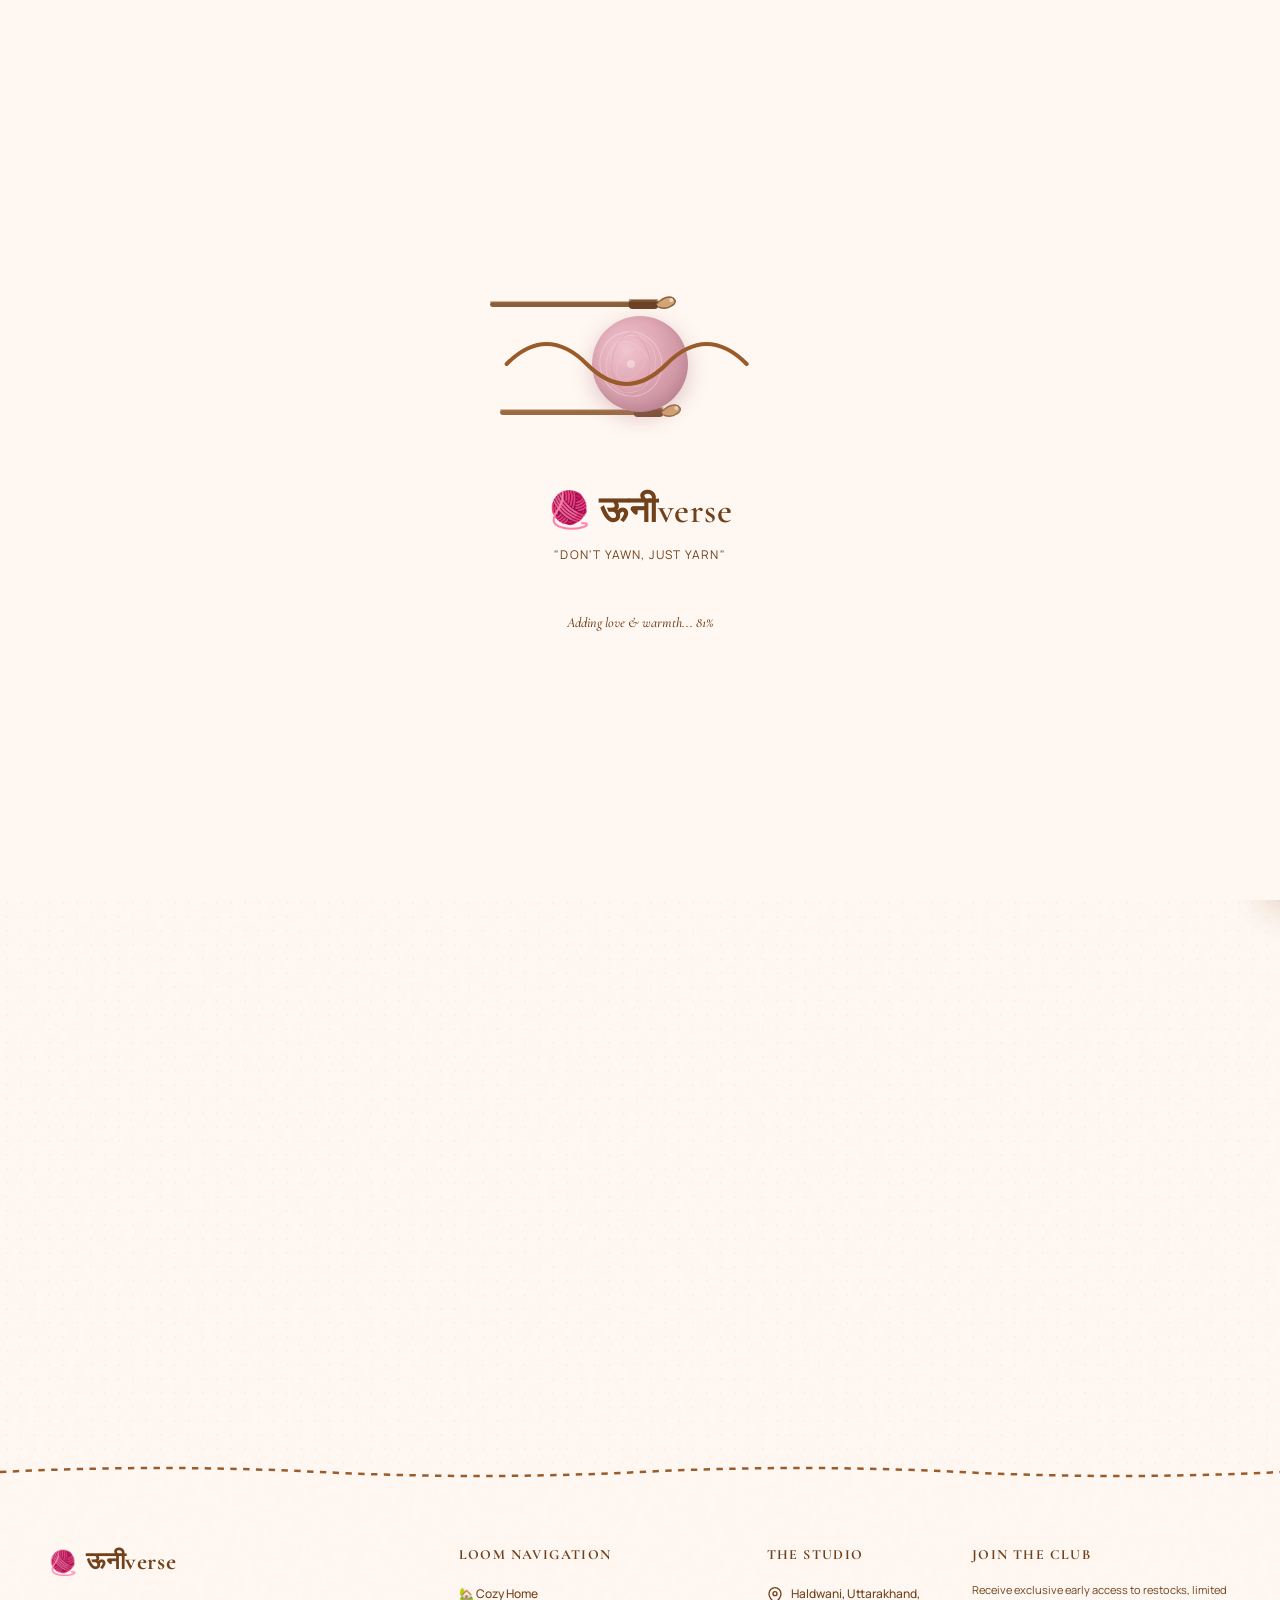
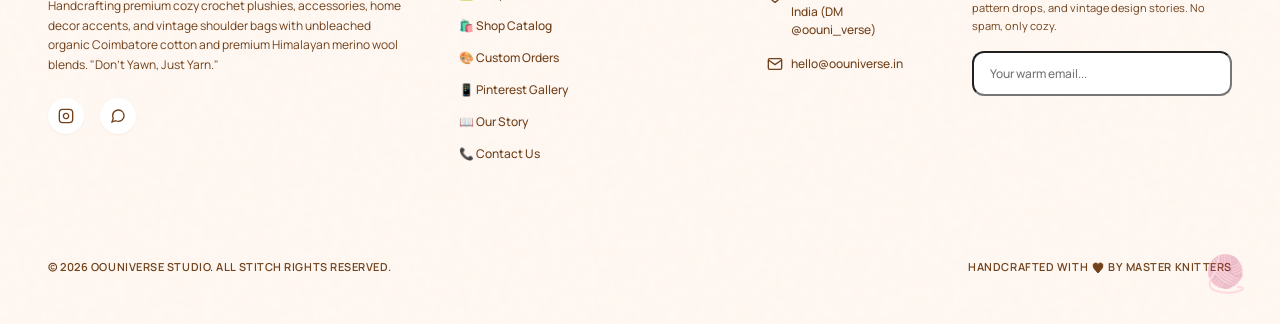
<file: product.html>
<!doctype html>
<html lang="en">
<head>
  <meta charset="UTF-8" />
  <meta name="viewport" content="width=device-width, initial-scale=1.0" />
  <title>Product — ऊनीverse | Premium Handcrafted Crochet</title>
  <meta name="description" content="View detailed product information, images, materials, care instructions, and reviews for our handcrafted crochet creations." />
  <meta property="og:title" content="Product — ऊनीverse" />
  <meta property="og:description" content="Handcrafted crochet creation details." />
  <meta property="og:type" content="website" />
  <meta name="twitter:card" content="summary_large_image" />
  <meta property="og:image" content="https://oouniverse.com/assets/images/crochet_yarn_logo_1783009375471.jpg" />
  <meta property="og:image:width" content="1200" />
  <meta property="og:image:height" content="630" />
  <meta property="og:url" content="https://oouniverse.com/product" />
  <link rel="canonical" href="https://oouniverse.com/product" />

  <link rel="preconnect" href="https://fonts.googleapis.com" />
  <link rel="preconnect" href="https://fonts.gstatic.com" crossorigin />
  <link rel="preload" as="style" href="https://fonts.googleapis.com/css2?family=Cormorant+Garamond:ital,wght@0,300;0,400;0,500;0,600;0,700;1,400&family=DM+Sans:wght@400;500;700&family=Manrope:wght@300;400;500;600;700&display=swap" />
  <link href="https://fonts.googleapis.com/css2?family=Cormorant+Garamond:ital,wght@0,300;0,400;0,500;0,600;0,700;1,400&family=DM+Sans:wght@400;500;700&family=Manrope:wght@300;400;500;600;700&display=swap" rel="stylesheet" />

  <link rel="icon" type="image/svg+xml" href="assets/icons/favicon.svg" />
    <link rel="stylesheet" href="css/style.css" />
<script type="application/ld+json">{ "@context": "https://schema.org", "@type": "Organization", "name": "\u090a\u0928\u0940verse", "url": "https://oouniverse.com", "description": "Premium handcrafted crochet creations made with love in Haldwani, India.", "foundingDate": "2024", "contactPoint": { "@type": "ContactPoint", "telephone": "+91-9876543210", "contactType": "customer service", "availableLanguage": ["English", "Hindi"] }, "sameAs": ["https://instagram.com/oouniverse", "https://facebook.com/oouniverse"]   } }</script>
<style>
  /* Navbar link hover glow */
  #navbar a, #navbar button {
    transition: text-shadow 0.3s ease, color 0.3s ease;
  }
  #navbar a:hover, #navbar button:hover {
    text-shadow: 0 0 8px rgba(223,168,180,0.6), 0 0 20px rgba(223,168,180,0.3), 0 0 40px rgba(223,168,180,0.15);
  }
  #navbar a.active {
    text-shadow: 0 0 6px rgba(223,168,180,0.4);
  }

  /* Cart & Wishlist icon glow on hover */
  #cart-btn, #wishlist-btn {
    transition: box-shadow 0.3s ease, transform 0.3s ease, background-color 0.3s ease;
  }
  #cart-btn:hover, #wishlist-btn:hover {
    box-shadow: 0 0 10px rgba(223,168,180,0.5), 0 0 25px rgba(223,168,180,0.3), 0 0 50px rgba(223,168,180,0.15);
    background-color: rgba(247,216,222,0.3);
    transform: scale(1.1);
  }

  /* Badge notification pulse */
  @keyframes badge-pulse {
    0% { transform: scale(1); box-shadow: 0 0 0 0 rgba(223,168,180,0.7); }
    50% { transform: scale(1.15); box-shadow: 0 0 0 6px rgba(223,168,180,0); }
    100% { transform: scale(1); box-shadow: 0 0 0 0 rgba(223,168,180,0); }
  }
  @keyframes badge-glow {
    0%, 100% { box-shadow: 0 0 6px rgba(223,168,180,0.6); }
    50% { box-shadow: 0 0 15px rgba(223,168,180,0.9), 0 0 25px rgba(223,168,180,0.5); }
  }
  #cart-btn .absolute.-top-1, #wishlist-btn .absolute.-top-1 {
    animation: badge-glow 2s ease-in-out infinite;
  }
  #cart-btn .absolute.-top-1.badge-pop, #wishlist-btn .absolute.-top-1.badge-pop {
    animation: badge-pulse 0.5s cubic-bezier(0.34,1.56,0.64,1), badge-glow 2s ease-in-out infinite 0.5s;
  }
</style>
</head>
<body class="preloader-active">
<a href="#main-content" class="skip-link sr-only focus:not-sr-only focus:absolute focus:top-4 focus:left-4 focus:z-50 focus:px-4 focus:py-2 focus:bg-[#70411B] focus:text-white focus:rounded-xl focus:outline-none">Skip to main content</a>

<!-- Custom Cursor -->
<div id="custom-cursor" style="position:fixed;left:0;top:0;right:0;bottom:0;pointer-events:none;z-index:2147483647;overflow:visible;">
  <div id="cursor-ring" style="position:absolute;width:20px;height:20px;border-radius:50%;background:#DFA8B4;border:1px solid rgba(112,65,27,0.2);box-shadow:0 1px 3px rgba(0,0,0,0.1);display:flex;align-items:center;justify-content:center;left:0;top:0;transform:translate(-50%,-50%);opacity:0;z-index:3">
    <div style="position:absolute;inset:2px;border:1px dashed rgba(112,65,27,0.25);border-radius:50%;animation:spin 8s linear infinite"></div>
  </div>
  <div id="cursor-dot" style="position:absolute;width:8px;height:8px;border-radius:50%;background:#9A5B2A;left:0;top:0;transform:translate(-50%,-50%);opacity:0;z-index:2"></div>
  <div id="cursor-hover-ring" style="position:absolute;width:20px;height:20px;border-radius:50%;border:2px solid rgba(223,168,180,0.4);pointer-events:none;left:0;top:0;transform:translate(-50%,-50%) scale(1);opacity:0;transition:transform 0.4s cubic-bezier(0.34,1.56,0.64,1),opacity 0.3s;z-index:1"></div>
</div>

<div id="root">

<div class="relative min-h-screen bg-[#FFF7F1] font-sans antialiased">
  <div class="bg-noise absolute inset-0 pointer-events-none"></div>

  <!-- Preloader -->
  <div id="preloader">
    <div class="absolute inset-0 opacity-[0.03] pointer-events-none bg-[radial-gradient(#70411B_1.5px,transparent_1.5px)] [background-size:16px_16px]"></div>
    <div class="relative flex flex-col items-center max-w-md px-6 text-center">
      <div class="relative w-80 h-48 flex items-center justify-center mb-6">
        <svg class="absolute w-52 h-16 origin-right animate-needle-1" style="top: 8px; left: 10px;" viewBox="0 0 210 40" fill="none">
          <rect x="0" y="14" width="160" height="5" rx="2.5" fill="#8B5E3C"/>
          <rect x="0" y="13" width="160" height="2" rx="1" fill="#A0724B" opacity="0.5"/>
          <rect x="140" y="12" width="30" height="9" rx="4" fill="#6B4226"/>
          <rect x="140" y="11" width="30" height="3" rx="1.5" fill="#8B5E3C" opacity="0.6"/>
          <path d="M 168 16 Q 178 6 185 10 Q 190 14 183 18 Q 178 22 170 19" fill="#D4A574" stroke="#8B5E3C" stroke-width="1.5"/>
          <circle cx="183" cy="12" r="2" fill="#FFF7F1" opacity="0.6"/>
        </svg>
        <svg class="absolute w-52 h-16 origin-right animate-needle-2" style="bottom: 12px; left: 20px;" viewBox="0 0 210 40" fill="none">
          <rect x="0" y="14" width="155" height="5" rx="2.5" fill="#9A6B42"/>
          <rect x="0" y="13" width="155" height="2" rx="1" fill="#B08050" opacity="0.5"/>
          <rect x="135" y="12" width="30" height="9" rx="4" fill="#7A4E2E"/>
          <rect x="135" y="11" width="30" height="3" rx="1.5" fill="#9A6B42" opacity="0.6"/>
          <path d="M 163 16 Q 173 6 180 10 Q 185 14 178 18 Q 173 22 165 19" fill="#D4A574" stroke="#9A6B42" stroke-width="1.5"/>
          <circle cx="178" cy="12" r="2" fill="#FFF7F1" opacity="0.6"/>
        </svg>
        <div class="absolute w-24 h-24 rounded-full animate-yarn-roll" style="background: radial-gradient(circle at 35% 35%, #F0C4D0, #DFA8B4 40%, #C48A9A 80%, #A86E7E); box-shadow: 0 6px 20px rgba(168,110,126,0.35), inset 0 -4px 12px rgba(0,0,0,0.08);">
          <svg class="absolute inset-0 w-full h-full" viewBox="0 0 96 96">
            <ellipse cx="48" cy="48" rx="38" ry="40" fill="none" stroke="#FFF7F1" stroke-width="1.2" opacity="0.35" transform="rotate(-20 48 48)"/>
            <ellipse cx="48" cy="48" rx="30" ry="36" fill="none" stroke="#FFF7F1" stroke-width="1" opacity="0.25" transform="rotate(15 48 48)"/>
            <ellipse cx="48" cy="48" rx="22" ry="30" fill="none" stroke="#FFF7F1" stroke-width="0.8" opacity="0.2" transform="rotate(-35 48 48)"/>
            <ellipse cx="48" cy="48" rx="14" ry="22" fill="none" stroke="#FFF7F1" stroke-width="0.8" opacity="0.15" transform="rotate(40 48 48)"/>
            <circle cx="48" cy="48" r="5" fill="#FFF7F1" opacity="0.4"/>
            <path d="M 48 8 Q 70 20 72 48 Q 70 76 48 88" fill="none" stroke="#B07080" stroke-width="0.8" opacity="0.3"/>
            <path d="M 48 8 Q 26 20 24 48 Q 26 76 48 88" fill="none" stroke="#B07080" stroke-width="0.8" opacity="0.3"/>
          </svg>
        </div>
        <svg class="absolute w-full h-full pointer-events-none" viewBox="0 0 240 120">
          <path class="thread-path" d="M 20 60 C 40 40, 60 40, 80 60 C 100 80, 120 80, 140 60 C 160 40, 180 40, 200 60" fill="none" stroke="#9A5B2A" stroke-width="3" stroke-linecap="round" stroke-dasharray="300"/>
        </svg>
      </div>
      <div>
        <p class="font-serif text-4xl tracking-wide text-[#70411B] flex items-center justify-center gap-1.5 font-semibold"><span>🧶</span> ऊनीverse</p>
        <p class="font-sans text-xs tracking-widest text-[#9A5B2A] uppercase mt-2 select-none">"Don't Yawn, Just Yarn"</p>
      </div>
      <div class="w-56 h-1 bg-[#F4E9E1] rounded-full mt-8 overflow-hidden relative border border-[#70411B]/5">
        <div class="h-full bg-gradient-to-r from-[#DFA8B4] to-[#9A5B2A] rounded-full" style="width:0%"></div>
      </div>
      <span class="font-serif italic text-[#70411B]/60 text-sm mt-3 font-medium" aria-hidden="true">Spinning cozy fibers... 0%</span>
    </div>
  </div>

  <!-- Main Content -->
  <div class="flex flex-col min-h-screen">

    <!-- Navbar -->
    <nav id="navbar" class="fixed top-0 left-0 right-0 z-40 transition-all duration-500 ease-in-out bg-transparent">
      <div class="bg-[#70411B] text-[#FFF7F1] text-[10px] md:text-[11px] font-sans font-bold py-2 px-4 text-center tracking-wide border-b border-[#FFF7F1]/10 flex items-center justify-center gap-1.5 shadow-sm relative z-50">
        <svg class="w-3.5 h-3.5 text-[#DFA8B4] shrink-0 animate-pulse" viewBox="0 0 24 24" fill="none" stroke="currentColor" stroke-width="2"><path d="M18 8a6 6 0 0 1-6 6 6 6 0 0 1-6-6c0-3.3 2.7-6 6-6s6 2.7 6 6Z"/><path d="M12 14v8"/><path d="M8 22h8"/></svg>
        <span>Shipping 🇮🇳 | No return / COD | Order at least 15 days prior 🧶 | Haldwani 🏔️</span>
      </div>
      <div class="max-w-7xl mx-auto px-6 md:px-12 flex items-center justify-between transition-all duration-500 py-5">
        <button id="nav-logo" class="flex items-center gap-3 group cursor-pointer focus:outline-none">
          <div class="relative w-12 h-12 md:w-14 md:h-14 rounded-full overflow-hidden bg-[#EAAFB9]/20 border-2 border-[#70411B]/20 flex items-center justify-center shrink-0 shadow-md">
            <picture><source srcset="assets/images/crochet_yarn_logo_1783009375471.webp" type="image/webp"><img  src="assets/images/crochet_yarn_logo_1783009375471.jpg" alt="ऊनीverse Logo" class="w-full h-full object-cover transition-transform duration-500 group-hover:scale-110" referrerpolicy="no-referrer"  width="1024" height="1024" loading="eager"/></picture>
            <div id="navbar-logo-fallback" class="hidden absolute inset-0 items-center justify-center bg-[#F4E9E1]"><span class="text-2xl">🧶</span></div>
          </div>
          <div class="flex flex-col items-start leading-none">
            <span class="font-serif text-xl md:text-2xl font-bold tracking-wide text-[#70411B] group-hover:text-[#9A5B2A] transition-colors duration-300">ऊनीverse</span>
            <span class="text-[10px] font-sans tracking-widest text-[#9A5B2A] uppercase font-bold mt-1.5 opacity-90">Don't Yawn, Just Yarn</span>
          </div>
        </button>
        <div class="hidden lg:flex items-center gap-8 xl:gap-10">
          <a href="index.html" class="relative font-sans text-sm tracking-wide font-medium py-1 cursor-pointer transition-all duration-300 text-[#70411B]/70 hover:text-[#70411B]">Home</a>
          <a href="shop.html" class="relative font-sans text-sm tracking-wide font-medium py-1 cursor-pointer transition-all duration-300 text-[#70411B] font-semibold">Shop<span class="absolute bottom-0 left-0 right-0 h-[2px] bg-[#9A5B2A] rounded-full"></span></a>
          <a href="custom.html" class="relative font-sans text-sm tracking-wide font-medium py-1 cursor-pointer transition-all duration-300 text-[#70411B]/70 hover:text-[#70411B]">Custom Orders</a>
          <a href="gallery.html" class="relative font-sans text-sm tracking-wide font-medium py-1 cursor-pointer transition-all duration-300 text-[#70411B]/70 hover:text-[#70411B]">Gallery</a>
          <a href="about.html" class="relative font-sans text-sm tracking-wide font-medium py-1 cursor-pointer transition-all duration-300 text-[#70411B]/70 hover:text-[#70411B]">About Us</a>
          <a href="contact.html" class="relative font-sans text-sm tracking-wide font-medium py-1 cursor-pointer transition-all duration-300 text-[#70411B]/70 hover:text-[#70411B]">Contact Us</a>
        </div>
        <div class="flex items-center gap-3.5 md:gap-5">
          <button id="wishlist-btn" class="relative p-2 rounded-full hover:bg-[#F4E9E1] text-[#70411B] hover:text-[#9A5B2A] transition-all duration-300 cursor-pointer" title="View Wishlist"> <span class="absolute -top-1 -right-1 min-w-[16px] h-4 bg-[#DFA8B4] text-white text-[9px] font-bold rounded-full flex items-center justify-center px-1" style="display: none;">0</span> <svg aria-hidden="true" class="w-5 h-5" viewBox="0 0 24 24" fill="none" stroke="currentColor" stroke-width="2"><path d="M19 14c1.5-1.5 2.5-3.5 2.5-5.5A4.5 4.5 0 0 0 12 5.5 4.5 4.5 0 0 0 2.5 8.5c0 2 1 3.5 2.5 5.5L12 22l7-8Z"/></svg>
          </button>
          <button id="cart-btn" class="relative p-2 rounded-full hover:bg-[#F4E9E1] text-[#70411B] hover:text-[#9A5B2A] transition-all duration-300 cursor-pointer" title="Open Shopping Cart"> <span class="absolute -top-1 -right-1 min-w-[16px] h-4 text-white text-[9px] font-bold rounded-full flex items-center justify-center px-1" style="background: linear-gradient(135deg, #DFA8B4, #c9899f); box-shadow: 0 2px 8px rgba(223,168,180,0.5); display: none;">0</span> <svg aria-hidden="true" class="w-5 h-5" viewBox="0 0 24 24" fill="none" stroke="currentColor" stroke-width="2"><path d="M6 2 3 6v14a2 2 0 0 0 2 2h14a2 2 0 0 0 2-2V6l-3-4Z"/><path d="M3 6h18"/><path d="M16 10a4 4 0 0 1-8 0"/></svg>
          </button>
          <a href="custom.html" class="hidden md:flex items-center gap-1.5 px-4 py-2 text-xs font-semibold bg-[#FFF7F1] border border-[#70411B]/15 text-[#70411B] rounded-full hover:bg-[#9A5B2A]/20 transition-all duration-300 cursor-pointer">
            <svg class="w-3.5 h-3.5 text-[#DFA8B4]" viewBox="0 0 24 24" fill="none" stroke="currentColor" stroke-width="2"><path d="M18 8a6 6 0 0 1-6 6 6 6 0 0 1-6-6c0-3.3 2.7-6 6-6s6 2.7 6 6Z"/><path d="M12 14v8"/><path d="M8 22h8"/></svg>
            <span>Custom Crochet</span>
          </a>
          <button id="mobile-menu-toggle" class="lg:hidden p-2 text-[#70411B] hover:bg-[#F4E9E1] rounded-full transition-colors cursor-pointer" aria-label="Toggle menu"> <svg aria-hidden="true" class="w-5.5 h-5.5" viewBox="0 0 24 24" fill="none" stroke="currentColor" stroke-width="2"><path d="M4 6h16"/><path d="M4 12h16"/><path d="M4 18h16"/></svg>
          </button>
        </div>
      </div>
    </nav>

    <!-- Mobile Menu Overlay -->
    <div id="mobile-menu" class="fixed inset-0 bg-[#FFF7F1] pt-28 px-8 flex flex-col justify-between pb-12 lg:hidden">
      <div class="absolute inset-0 opacity-[0.02] pointer-events-none bg-[radial-gradient(#70411B_1.5px,transparent_1.5px)] [background-size:16px_16px]"></div>
      <div class="flex flex-col gap-6">
        <a href="index.html" class="text-left font-serif text-3xl font-semibold tracking-wide text-[#9A5B2A]">Home</a>
        <a href="shop.html" class="text-left font-serif text-3xl font-semibold tracking-wide text-[#70411B]/70">Shop</a>
        <a href="custom.html" class="text-left font-serif text-3xl font-semibold tracking-wide text-[#70411B]/70">Custom Orders</a>
        <a href="gallery.html" class="text-left font-serif text-3xl font-semibold tracking-wide text-[#70411B]/70">Gallery</a>
        <a href="about.html" class="text-left font-serif text-3xl font-semibold tracking-wide text-[#70411B]/70">About Us</a>
        <a href="contact.html" class="text-left font-serif text-3xl font-semibold tracking-wide text-[#70411B]/70">Contact Us</a>
      </div>
      <div class="border-t border-[#70411B]/10 pt-8 flex flex-col gap-4">
        <a href="custom.html" class="w-full py-3 bg-[#9A5B2A] hover:bg-[#9A5B2A]/90 text-white font-semibold rounded-xl flex items-center justify-center gap-2">
          <svg class="w-4 h-4" viewBox="0 0 24 24" fill="none" stroke="currentColor" stroke-width="2"><path d="M18 8a6 6 0 0 1-6 6 6 6 0 0 1-6-6c0-3.3 2.7-6 6-6s6 2.7 6 6Z"/><path d="M12 14v8"/><path d="M8 22h8"/></svg>
          <span>Knit a Custom Design</span>
        </a>
        <p class="text-center text-xs text-[#70411B]/50 font-sans tracking-wide">🌸 Handmade Stories, One Stitch at a Time</p>
      </div>
    </div>
    <main class="flex-grow" id="main-content">
    <div class="bg-knitted-texture">

      <!-- Product Detail Section -->
      <section class="pt-44 md:pt-48 pb-20 md:pb-24 relative" id="product-detail">
        <div class="absolute inset-0 opacity-[0.03] pointer-events-none bg-[radial-gradient(#70411B_1.5px,transparent_1.5px)] [background-size:16px_16px]"></div>
        <div class="max-w-7xl mx-auto px-6 md:px-12 relative z-10">
          <!-- Breadcrumb -->
          <div class="flex items-center gap-2 text-xs font-sans text-[#70411B]/50 font-medium mb-8" data-aos="fade-up">
            <a href="index.html" class="hover:text-[#70411B] transition-colors">Home</a>
            <span>/</span>
            <a href="shop.html" class="hover:text-[#70411B] transition-colors">Shop</a>
            <span>/</span>
            <span class="text-[#70411B]/80 font-semibold" id="product-breadcrumb-name">Handcrafted Crochet</span>
          </div>

          <div class="grid grid-cols-1 lg:grid-cols-2 gap-10 md:gap-14">
            <!-- Product Image -->
            <div class="relative" data-aos="fade-up">
              <div class="relative aspect-square rounded-3xl overflow-hidden bg-[#F4E9E1] shadow-lg border border-[#70411B]/10 group">
                <picture><source srcset="assets/images/product_2.webp" type="image/webp"><img  src="assets/images/product_2.jpg" alt="Handcrafted Crochet Bag" class="w-full h-full object-cover transition-transform duration-700 group-hover:scale-105" referrerpolicy="no-referrer" id="product-main-image"  width="1024" height="1024" loading="lazy"/></picture>
                <div class="absolute top-4 left-4 px-3 py-1.5 bg-white/90 text-[10px] font-bold text-[#70411B] rounded-full shadow-sm border border-[#70411B]/10" id="product-badge">Bestseller</div>
                <button id="product-wishlist-btn" class="absolute top-4 right-4 p-2.5 bg-white/90 rounded-full hover:bg-white shadow-sm transition-all text-[#70411B] hover:text-[#DFA8B4] cursor-pointer"><svg class="w-4 h-4" viewBox="0 0 24 24" fill="none" stroke="currentColor" stroke-width="2"><path d="M19 14c1.5-1.5 2.5-3.5 2.5-5.5A4.5 4.5 0 0 0 12 5.5 4.5 4.5 0 0 0 2.5 8.5c0 2 1 3.5 2.5 5.5L12 22l7-8Z"/></svg></button>
              </div>
              <!-- Thumbnail Gallery -->
              <div class="flex gap-3 mt-4 overflow-x-auto pb-2 scrollbar-none" id="product-thumbnails">
                <button class="shrink-0 w-20 h-20 rounded-2xl overflow-hidden border-2 border-[#70411B] bg-[#F4E9E1] cursor-pointer transition-all duration-300"><picture><source srcset="assets/images/product_2.webp" type="image/webp"><img  src="assets/images/product_2.jpg" alt="thumbnail" class="w-full h-full object-cover" referrerpolicy="no-referrer"  width="1024" height="1024" loading="lazy"/></picture></button>
                <button class="shrink-0 w-20 h-20 rounded-2xl overflow-hidden border-2 border-transparent hover:border-[#70411B]/30 bg-[#F4E9E1] cursor-pointer transition-all duration-300"><picture><source srcset="assets/images/product_5.webp" type="image/webp"><img  src="assets/images/product_5.jpg" alt="thumbnail" class="w-full h-full object-cover" referrerpolicy="no-referrer"  width="1024" height="1024" loading="lazy"/></picture></button>
                <button class="shrink-0 w-20 h-20 rounded-2xl overflow-hidden border-2 border-transparent hover:border-[#70411B]/30 bg-[#F4E9E1] cursor-pointer transition-all duration-300"><picture><source srcset="assets/images/product_7.webp" type="image/webp"><img  src="assets/images/product_7.jpg" alt="thumbnail" class="w-full h-full object-cover" referrerpolicy="no-referrer"  width="1024" height="1024" loading="lazy"/></picture></button>
                <button class="shrink-0 w-20 h-20 rounded-2xl overflow-hidden border-2 border-transparent hover:border-[#70411B]/30 bg-[#F4E9E1] cursor-pointer transition-all duration-300"><picture><source srcset="assets/images/product_9.webp" type="image/webp"><img  src="assets/images/product_9.jpg" alt="thumbnail" class="w-full h-full object-cover" referrerpolicy="no-referrer"  width="1024" height="1024" loading="lazy"/></picture></button>
              </div>
            </div>

            <!-- Product Info -->
            <div class="flex flex-col" data-aos="fade-up" data-aos-delay="100">
              <span class="text-[10px] font-sans font-bold tracking-[0.25em] text-[#DFA8B4] uppercase mb-3" id="product-category">Bags</span>
              <h1 class="font-serif text-3xl md:text-4xl lg:text-5xl font-semibold text-[#70411B] leading-tight mb-3" id="product-name">Vintage Crochet Shoulder Bag</h1>

              <!-- Rating -->
              <div class="flex items-center gap-2 mb-4">
                <div class="flex items-center gap-0.5" id="product-rating-stars">
                  <span class="text-amber-600 text-sm">&#9733;</span>
                  <span class="text-amber-600 text-sm">&#9733;</span>
                  <span class="text-amber-600 text-sm">&#9733;</span>
                  <span class="text-amber-600 text-sm">&#9733;</span>
                  <span class="text-amber-600 text-sm">&#9733;</span>
                </div>
                <span class="text-xs text-[#70411B]/50 font-sans" id="product-rating-count">(28 reviews)</span>
              </div>

              <!-- Price -->
              <div class="flex items-baseline gap-3 mb-6">
                  <span class="font-serif text-3xl font-bold text-[#70411B]" id="product-price">&#8377;1,199</span>
                <span class="text-sm text-[#70411B]/40 font-sans line-through" id="product-original-price" style="display:none">&#8377;1,599</span>
                <span class="px-2 py-0.5 bg-[#9A5B2A]/15 text-[10px] font-bold text-[#9A5B2A] rounded-full" id="product-discount-badge" style="display:none">25% OFF</span>
              </div>

              <!-- Size & Stock -->
              <div class="flex items-center gap-4 mb-4">
                <span class="text-xs text-[#70411B]/50 font-sans" id="product-size" style="display:none">Size: <span class="font-semibold text-[#70411B]"></span></span>
                <span class="text-[10px] font-bold" id="product-stock" style="display:none"></span>
              </div>

              <!-- Tabs: Description, Story, Materials, Reviews -->
              <div class="mb-8">
                <div class="flex gap-4 border-b border-[#70411B]/10 text-xs font-bold mb-4">
                  <button class="product-tab active pb-2 text-[#70411B] border-b-2 border-[#70411B]" data-tab="description">Description</button>
                  <button class="product-tab pb-2 text-[#70411B]/50 hover:text-[#70411B] border-b-2 border-transparent" data-tab="story">Story</button>
                  <button class="product-tab pb-2 text-[#70411B]/50 hover:text-[#70411B] border-b-2 border-transparent" data-tab="materials">Materials & Care</button>
                  <button class="product-tab pb-2 text-[#70411B]/50 hover:text-[#70411B] border-b-2 border-transparent" data-tab="reviews">Reviews</button>
                </div>
                <div class="text-sm text-[#70411B]/75 font-sans leading-relaxed max-h-64 overflow-y-auto" id="product-tab-content">
                  <p id="product-description">Timeless boho-chic shoulder bag hand-crocheted with chunky organic cotton rope.</p>
                </div>
              </div>

              <!-- Color Swatches -->
              <div class="mb-8">
                <h3 class="text-xs font-sans font-bold tracking-wider text-[#70411B] uppercase mb-3">Color: <span class="font-semibold text-[#9A5B2A]" id="selected-color-name">Rose</span></h3>
                <div class="flex gap-3 flex-wrap" id="product-swatches"></div>
              </div>

              <!-- Quantity Selector -->
              <div class="mb-8">
                <h3 class="text-xs font-sans font-bold tracking-wider text-[#70411B] uppercase mb-3">Quantity</h3>
                <div class="flex items-center gap-4">
                  <button id="qty-minus" class="w-10 h-10 rounded-full border border-[#70411B]/20 text-[#70411B] hover:bg-[#F4E9E1] transition-all flex items-center justify-center cursor-pointer text-lg font-semibold">−</button>
                  <span id="qty-display" class="w-10 text-center font-bold text-lg text-[#70411B] font-sans">1</span>
                  <button id="qty-plus" class="w-10 h-10 rounded-full border border-[#70411B]/20 text-[#70411B] hover:bg-[#F4E9E1] transition-all flex items-center justify-center cursor-pointer text-lg font-semibold">+</button>
                </div>
              </div>

              <!-- Action Buttons -->
              <div class="flex flex-wrap gap-4 mb-8">
                <button id="add-to-cart-btn" class="flex-1 min-w-[200px] px-8 py-3.5 bg-[#70411B] text-white text-sm font-bold tracking-wider rounded-xl hover:bg-[#9A5B2A] transition-all shadow-md flex items-center justify-center gap-2 cursor-pointer active:scale-95">
                  <svg class="w-4 h-4" viewBox="0 0 24 24" fill="none" stroke="currentColor" stroke-width="2"><path d="M6 2 3 6v14a2 2 0 0 0 2 2h14a2 2 0 0 0 2-2V6l-3-4Z"/><path d="M3 6h18"/><path d="M16 10a4 4 0 0 1-8 0"/></svg>
                  <span>Add to Cart</span>
                </button>
                <button id="add-to-wishlist-btn" class="px-6 py-3.5 border-2 border-[#70411B]/15 text-[#70411B] text-sm font-bold tracking-wider rounded-xl hover:bg-[#9A5B2A]/10 transition-all flex items-center justify-center gap-2 cursor-pointer active:scale-95">
                  <svg class="w-4 h-4" viewBox="0 0 24 24" fill="none" stroke="currentColor" stroke-width="2"><path d="M19 14c1.5-1.5 2.5-3.5 2.5-5.5A4.5 4.5 0 0 0 12 5.5 4.5 4.5 0 0 0 2.5 8.5c0 2 1 3.5 2.5 5.5L12 22l7-8Z"/></svg>
                  <span>Add to Wishlist</span>
                </button>
              </div>

              <!-- Materials & Care -->
              <div class="border-t border-[#70411B]/10 pt-6 space-y-4">
                <div>
                  <h3 class="text-xs font-sans font-bold tracking-wider text-[#70411B] uppercase mb-2">Materials</h3>
                  <ul class="text-xs text-[#70411B]/70 font-sans space-y-1.5" id="product-materials"></ul>
                </div>
                <div>
                  <h3 class="text-xs font-sans font-bold tracking-wider text-[#70411B] uppercase mb-2">Care Instructions</h3>
                  <ul class="text-xs text-[#70411B]/70 font-sans space-y-1.5" id="product-care"></ul>
                </div>
              </div>

              <!-- Share -->
              <div class="flex items-center gap-3 mt-6 pt-6 border-t border-[#70411B]/10">
                <span class="text-[10px] font-sans font-bold tracking-wider text-[#70411B]/50 uppercase">Share:</span>
                <button class="share-product-btn p-2 rounded-full bg-white border border-[#70411B]/10 text-[#70411B] hover:bg-[#9A5B2A]/10 transition-all cursor-pointer" data-platform="instagram" title="Share on Instagram"><svg class="w-3.5 h-3.5" viewBox="0 0 24 24" fill="none" stroke="currentColor" stroke-width="2"><rect x="2" y="2" width="20" height="20" rx="5" ry="5"/><path d="M16 11.37A4 4 0 1 1 12.63 8 4 4 0 0 1 16 11.37z"/><line x1="17.5" y1="6.5" x2="17.51" y2="6.5"/></svg></button>
                <button class="share-product-btn p-2 rounded-full bg-white border border-[#70411B]/10 text-[#70411B] hover:bg-[#9A5B2A]/10 transition-all cursor-pointer" data-platform="whatsapp" title="Share on WhatsApp"><svg class="w-3.5 h-3.5" viewBox="0 0 24 24" fill="none" stroke="currentColor" stroke-width="2"><path d="M21 11.5a8.38 8.38 0 0 1-.9 3.8 8.5 8.5 0 0 1-7.6 4.7 8.38 8.38 0 0 1-3.8-.9L3 21l1.9-5.7a8.38 8.38 0 0 1-.9-3.8 8.5 8.5 0 0 1 4.7-7.6 8.38 8.38 0 0 1 3.8-.9h.5a8.48 8.48 0 0 1 8 8v.5z"/></svg></button>
                <button class="share-product-btn p-2 rounded-full bg-white border border-[#70411B]/10 text-[#70411B] hover:bg-[#9A5B2A]/10 transition-all cursor-pointer" data-platform="copy" title="Copy link"><svg class="w-3.5 h-3.5" viewBox="0 0 24 24" fill="none" stroke="currentColor" stroke-width="2"><path d="M10 13a5 5 0 0 0 7.54.54l3-3a5 5 0 0 0-7.07-7.07l-1.72 1.71"/><path d="M14 11a5 5 0 0 0-7.54-.54l-3 3a5 5 0 0 0 7.07 7.07l1.71-1.71"/></svg></button>
              </div>
            </div>
          </div>
        </div>
      </section>

      <!-- Related Products Section -->
      <section class="py-20 md:py-24 bg-[#F4E9E1] border-t border-[#70411B]/5 relative" id="related-products">
        <div class="absolute inset-0 opacity-[0.02] pointer-events-none bg-[radial-gradient(#70411B_1.5px,transparent_1.5px)] [background-size:16px_16px]"></div>
        <div class="max-w-7xl mx-auto px-6 md:px-12 relative z-10">
          <div class="flex flex-col items-center text-center mb-14 md:mb-18" data-aos="fade-up">
            <span class="text-[10px] font-sans font-bold tracking-[0.25em] text-[#9A5B2A] uppercase mb-4">You May Also Love</span>
            <h2 class="font-serif text-3xl md:text-4xl lg:text-5xl font-semibold text-[#70411B] leading-tight">Related Products</h2>
            <div class="w-16 h-0.5 bg-[#9A5B2A] rounded-full mt-4 mb-5"></div>
            <p class="text-sm text-[#70411B]/65 font-sans max-w-xl font-medium">Handpicked treasures that pair beautifully with your selection.</p>
          </div>
          <div class="grid grid-cols-1 sm:grid-cols-2 lg:grid-cols-4 gap-6 lg:gap-8" id="related-products-grid"></div>
        </div>
      </section>

    </div>
    </main>

    <!-- Product Quick View Modal -->
    <div id="product-modal" class="product-modal-overlay" role="dialog" aria-modal="true" aria-label="Product quick view">
      <div class="product-modal-backdrop" id="product-modal-backdrop"></div>
      <div class="product-modal-content">
        <div class="sticky top-0 right-0 z-10 flex justify-end p-4">
          <button id="product-modal-close" class="p-2 rounded-full bg-white shadow-md border border-[#70411B]/10 text-[#70411B] hover:bg-[#F4E9E1] transition-all cursor-pointer"> <svg aria-hidden="true" class="w-5 h-5" viewBox="0 0 24 24" fill="none" stroke="currentColor" stroke-width="2"><path d="M18 6 6 18"/><path d="m6 6 12 12"/></svg></button>
        </div>
        <div id="product-modal-content" class="px-6 pb-6"><p class="text-[#70411B]/60 font-sans text-sm">Select a product to view details.</p></div>
      </div>
    </div>

    <!-- Cart Drawer -->
    <div id="cart-overlay" class="drawer-overlay"></div>
    <div id="cart-drawer" class="drawer-panel" role="dialog" aria-modal="true" aria-label="Shopping Cart">
      <div class="drawer-header">
        <h3 class="drawer-title">🧶 Your Cozy Cart</h3>
        <button id="cart-drawer-close" class="drawer-close"> <svg aria-hidden="true" class="w-5 h-5" viewBox="0 0 24 24" fill="none" stroke="currentColor" stroke-width="2"><path d="M18 6 6 18"/><path d="m6 6 12 12"/></svg></button>
      </div>
      <div id="cart-items" class="flex-1 overflow-y-auto p-6 space-y-4">
        <div id="cart-empty" class="flex flex-col items-center justify-center h-full text-center py-12">
          <svg class="w-16 h-16 text-[#DFA8B4]/40 mb-4 animate-empty-float" viewBox="0 0 24 24" fill="none" stroke="currentColor" stroke-width="1.5"><path d="M6 2 3 6v14a2 2 0 0 0 2 2h14a2 2 0 0 0 2-2V6l-3-4Z"/><path d="M3 6h18"/><path d="M16 10a4 4 0 0 1-8 0"/></svg>
          <p class="text-[#70411B]/50 font-serif text-lg">Your cart is empty</p>
          <p class="text-xs text-[#70411B]/40 font-sans mt-1">Add some cozy crochet!</p>
        </div>
      </div>
      <div id="cart-footer" class="border-t border-[#70411B]/10 p-6 hidden">
        <div class="flex justify-between text-sm font-semibold text-[#70411B] mb-4"><span>Total:</span><span id="cart-total">&#8377;0</span></div>
        <a id="cart-checkout" style="background-color:#25D366" class="w-full py-3 text-white text-sm font-bold rounded-xl flex items-center justify-center gap-2 transition-all"><svg class="w-4 h-4" viewBox="0 0 24 24" fill="none" stroke="currentColor" stroke-width="2"><path d="M21 11.5a8.38 8.38 0 0 1-.9 3.8 8.5 8.5 0 0 1-7.6 4.7 8.38 8.38 0 0 1-3.8-.9L3 21l1.9-5.7a8.38 8.38 0 0 1-.9-3.8 8.5 8.5 0 0 1 4.7-7.6 8.38 8.38 0 0 1 3.8-.9h.5a8.48 8.48 0 0 1 8 8v.5z"/></svg><span>Order on WhatsApp</span></a></div></div><!-- Wishlist Drawer -->
    <div id="wishlist-overlay" class="drawer-overlay" style="z-index: 40;"></div>
    <div id="wishlist-drawer" class="drawer-panel" role="dialog" aria-modal="true" aria-label="Wishlist" style="z-index: 50;">
      <div class="drawer-header">
        <h3 class="drawer-title">Your Wishlist</h3>
        <button id="wishlist-drawer-close" class="drawer-close"> <svg aria-hidden="true" class="w-5 h-5" viewBox="0 0 24 24" fill="none" stroke="currentColor" stroke-width="2"><path d="M18 6 6 18"/><path d="m6 6 12 12"/></svg></button>
      </div>
      <div id="wishlist-items" class="flex-1 overflow-y-auto p-6 space-y-4">
        <div id="wishlist-empty" class="flex flex-col items-center justify-center h-full text-center py-12">
          <svg class="w-16 h-16 text-[#DFA8B4]/40 mb-4 animate-empty-float" viewBox="0 0 24 24" fill="none" stroke="currentColor" stroke-width="1.5"><path d="M19 14c1.5-1.5 2.5-3.5 2.5-5.5A4.5 4.5 0 0 0 12 5.5 4.5 4.5 0 0 0 2.5 8.5c0 2 1 3.5 2.5 5.5L12 22l7-8Z"/></svg>
          <p class="text-[#70411B]/50 font-serif text-lg">Your wishlist is empty</p>
          <p class="text-xs text-[#70411B]/40 font-sans mt-1">Save your favorites here!</p>
        </div>
      </div>
    </div>

    <div id="cart-toast" role="status" aria-live="polite" class="fixed bottom-6 right-6 z-50 bg-[#70411B] text-white px-5 py-3 rounded-xl shadow-lg text-xs font-semibold flex items-center gap-2 transform translate-y-4 opacity-0 transition-all duration-500 pointer-events-none"><svg class="w-4 h-4 text-[#DFA8B4]" viewBox="0 0 24 24" fill="none" stroke="currentColor" stroke-width="2"><path d="M18 8a6 6 0 0 1-6 6 6 6 0 0 1-6-6c0-3.3 2.7-6 6-6s6 2.7 6 6Z"/><path d="M12 14v8"/><path d="M8 22h8"/></svg><span id="cart-toast-msg">Added to cart!</span></div>

    <!-- FOOTER -->
    <footer class="bg-[#F4E9E1] border-t border-[#70411B]/15 pt-20 pb-12 relative overflow-hidden" id="footer-section">
      <div class="absolute inset-0 opacity-[0.02] pointer-events-none bg-[radial-gradient(#70411B_1.5px,transparent_1.5px)] [background-size:16px_16px]"></div>
      <div class="absolute top-0 left-0 right-0 h-4 flex items-center justify-between pointer-events-none">
        <svg class="w-full h-full" viewBox="0 0 1200 16" preserveAspectRatio="none">
          <path d="M 0,8 Q 150,0 300,8 T 600,8 T 900,8 T 1200,8" fill="none" stroke="#9A5B2A" stroke-width="2.5" stroke-dasharray="6 6"></path>
        </svg>
      </div>
      <div class="max-w-7xl mx-auto px-6 md:px-12 relative z-10 grid grid-cols-1 md:grid-cols-12 gap-12">
        <div class="md:col-span-4 flex flex-col items-start text-left">
          <div class="flex items-center gap-2 mb-4"><span class="text-2xl">🧶</span><span class="font-serif text-2xl font-bold tracking-wide text-[#70411B]">ऊनीverse</span></div>
          <p class="text-xs text-[#70411B]/85 leading-relaxed max-w-sm mb-6">Handcrafting premium cozy crochet plushies, accessories, home decor accents, and vintage shoulder bags with unbleached organic Coimbatore cotton and premium Himalayan merino wool blends. "Don't Yawn, Just Yarn."</p>
          <div class="flex gap-4">
            <a href="https://instagram.com/oouni_verse/" target="_blank" rel="noreferrer" class="p-2.5 rounded-full bg-white text-[#70411B] hover:bg-[#9A5B2A] hover:text-white transition-all shadow-sm" title="Instagram Page">
              <svg class="w-4 h-4" viewBox="0 0 24 24" fill="none" stroke="currentColor" stroke-width="2"><rect x="2" y="2" width="20" height="20" rx="5" ry="5"/><path d="M16 11.37A4 4 0 1 1 12.63 8 4 4 0 0 1 16 11.37z"/><line x1="17.5" y1="6.5" x2="17.51" y2="6.5"/></svg>
            </a>
            <a href="https://wa.me/919876543210" target="_blank" rel="noreferrer" class="p-2.5 rounded-full bg-white text-[#70411B] hover:bg-[#A9C1A5] hover:text-white transition-all shadow-sm" title="WhatsApp Chat">
              <svg class="w-4 h-4" viewBox="0 0 24 24" fill="none" stroke="currentColor" stroke-width="2"><path d="M21 11.5a8.38 8.38 0 0 1-.9 3.8 8.5 8.5 0 0 1-7.6 4.7 8.38 8.38 0 0 1-3.8-.9L3 21l1.9-5.7a8.38 8.38 0 0 1-.9-3.8 8.5 8.5 0 0 1 4.7-7.6 8.38 8.38 0 0 1 3.8-.9h.5a8.48 8.48 0 0 1 8 8v.5z"/></svg>
            </a>
          </div>
        </div>
        <div class="md:col-span-3 flex flex-col items-start text-left">
          <h4 class="font-serif text-sm font-bold text-[#70411B] uppercase tracking-widest mb-5">Loom Navigation</h4>
          <div class="flex flex-col gap-3.5 text-xs text-[#70411B]/80 font-medium">
            <a href="index.html" class="hover:text-[#9A5B2A] text-left cursor-pointer transition-colors">🏡 Cozy Home</a>
            <a href="shop.html" class="hover:text-[#9A5B2A] text-left cursor-pointer transition-colors">🛍️ Shop Catalog</a>
            <a href="custom.html" class="hover:text-[#9A5B2A] text-left cursor-pointer transition-colors">🎨 Custom Orders</a>
            <a href="gallery.html" class="hover:text-[#9A5B2A] text-left cursor-pointer transition-colors">📱 Pinterest Gallery</a>
            <a href="about.html" class="hover:text-[#9A5B2A] text-left cursor-pointer transition-colors">📖 Our Story</a>
            <a href="contact.html" class="hover:text-[#9A5B2A] text-left cursor-pointer transition-colors">📞 Contact Us</a>
          </div>
        </div>
        <div class="md:col-span-2 flex flex-col items-start text-left">
          <h4 class="font-serif text-sm font-bold text-[#70411B] uppercase tracking-widest mb-5">The Studio</h4>
          <div class="flex flex-col gap-4 text-xs text-[#70411B]/80 font-medium">
            <div class="flex items-start gap-2">
              <svg class="w-4 h-4 text-[#DFA8B4] shrink-0 mt-0.5" viewBox="0 0 24 24" fill="none" stroke="currentColor" stroke-width="2"><path d="M21 10c0 7-9 13-9 13s-9-6-9-13a9 9 0 0 1 18 0z"/><circle cx="12" cy="10" r="3"/></svg>
              <span>Haldwani, Uttarakhand, India (DM @oouni_verse)</span>
            </div>
            <div class="flex items-center gap-2">
              <svg class="w-4 h-4 text-[#DFA8B4] shrink-0" viewBox="0 0 24 24" fill="none" stroke="currentColor" stroke-width="2"><path d="M4 4h16c1.1 0 2 .9 2 2v12c0 1.1-.9 2-2 2H4c-1.1 0-2-.9-2-2V6c0-1.1.9-2 2-2z"/><polyline points="22,6 12,13 2,6"/></svg>
              <span>hello@oouniverse.in</span>
            </div>
          </div>
        </div>
        <div class="md:col-span-3 flex flex-col items-start text-left">
          <h4 class="font-serif text-sm font-bold text-[#70411B] uppercase tracking-widest mb-4">Join the Club</h4>
          <p class="text-[11px] text-[#70411B]/75 leading-relaxed mb-4">Receive exclusive early access to restocks, limited pattern drops, and vintage design stories. No spam, only cozy.</p>
          <form id="newsletter-form" class="relative w-full flex items-center" novalidate>
            <input type="email" required placeholder="Your warm email..." aria-label="Email address for newsletter" class="w-full bg-white border-2 border-[#70411B]/15 focus:border-[#70411B] outline-none rounded-xl px-4 py-3 text-xs text-[#70411B] pr-12 font-medium" />
            <button type="submit" class="absolute right-1.5 p-2 bg-[#70411B] hover:bg-[#9A5B2A] text-white rounded-lg transition-colors cursor-pointer" title="Subscribe">
              <svg class="w-3.5 h-3.5" viewBox="0 0 24 24" fill="none" stroke="currentColor" stroke-width="2"><path d="M5 12h14"/><path d="m12 5 7 7-7 7"/></svg>
            </button>
          </form>
          <div id="newsletter-success" class="hidden mt-3 text-[10px] font-semibold text-[#70411B] bg-white border border-[#A9C1A5] p-2 rounded-lg flex items-center gap-1">
            <svg class="w-3.5 h-3.5 text-[#A9C1A5]" viewBox="0 0 24 24" fill="none" stroke="currentColor" stroke-width="2"><path d="M18 8a6 6 0 0 1-6 6 6 6 0 0 1-6-6c0-3.3 2.7-6 6-6s6 2.7 6 6Z"/><path d="M12 14v8"/><path d="M8 22h8"/></svg>
            <span>Subscribed! Check your inbox for cozy warmth.</span>
          </div>
        </div>
      </div>
      <div class="absolute bottom-6 right-8 opacity-25 hover:opacity-50 transition-opacity hidden sm:block"><div class="text-4xl select-none cursor-pointer">🧶</div></div>
      <div class="max-w-7xl mx-auto px-6 md:px-12 mt-16 pt-8 border-t border-[#70411B]/10 flex flex-col sm:flex-row items-center justify-between text-[11px] text-[#70411B]/60 font-semibold tracking-wider uppercase">
        <span>© 2026 Oouniverse Studio. All stitch rights reserved.</span>
        <span class="flex items-center gap-1 mt-3 sm:mt-0">Handcrafted with <svg class="w-3 h-3 text-[#DFA8B4]" viewBox="0 0 24 24" fill="currentColor" stroke="currentColor" stroke-width="2"><path d="M19 14c1.5-1.5 2.5-3.5 2.5-5.5A4.5 4.5 0 0 0 12 5.5 4.5 4.5 0 0 0 2.5 8.5c0 2 1 3.5 2.5 5.5L12 22l7-8Z"/></svg> by master knitters</span>
      </div>
    </footer>

  </div>
</div>

</div>

    <script src="js/utils.js" defer></script>
    <script src="js/animations.js" defer></script>
    <script src="js/cart.js" defer></script>
    <script src="js/forms.js" defer></script>
    <script src="js/product.js" defer></script>
    <script src="js/main.js" defer></script>
</body>
</html>
</file>
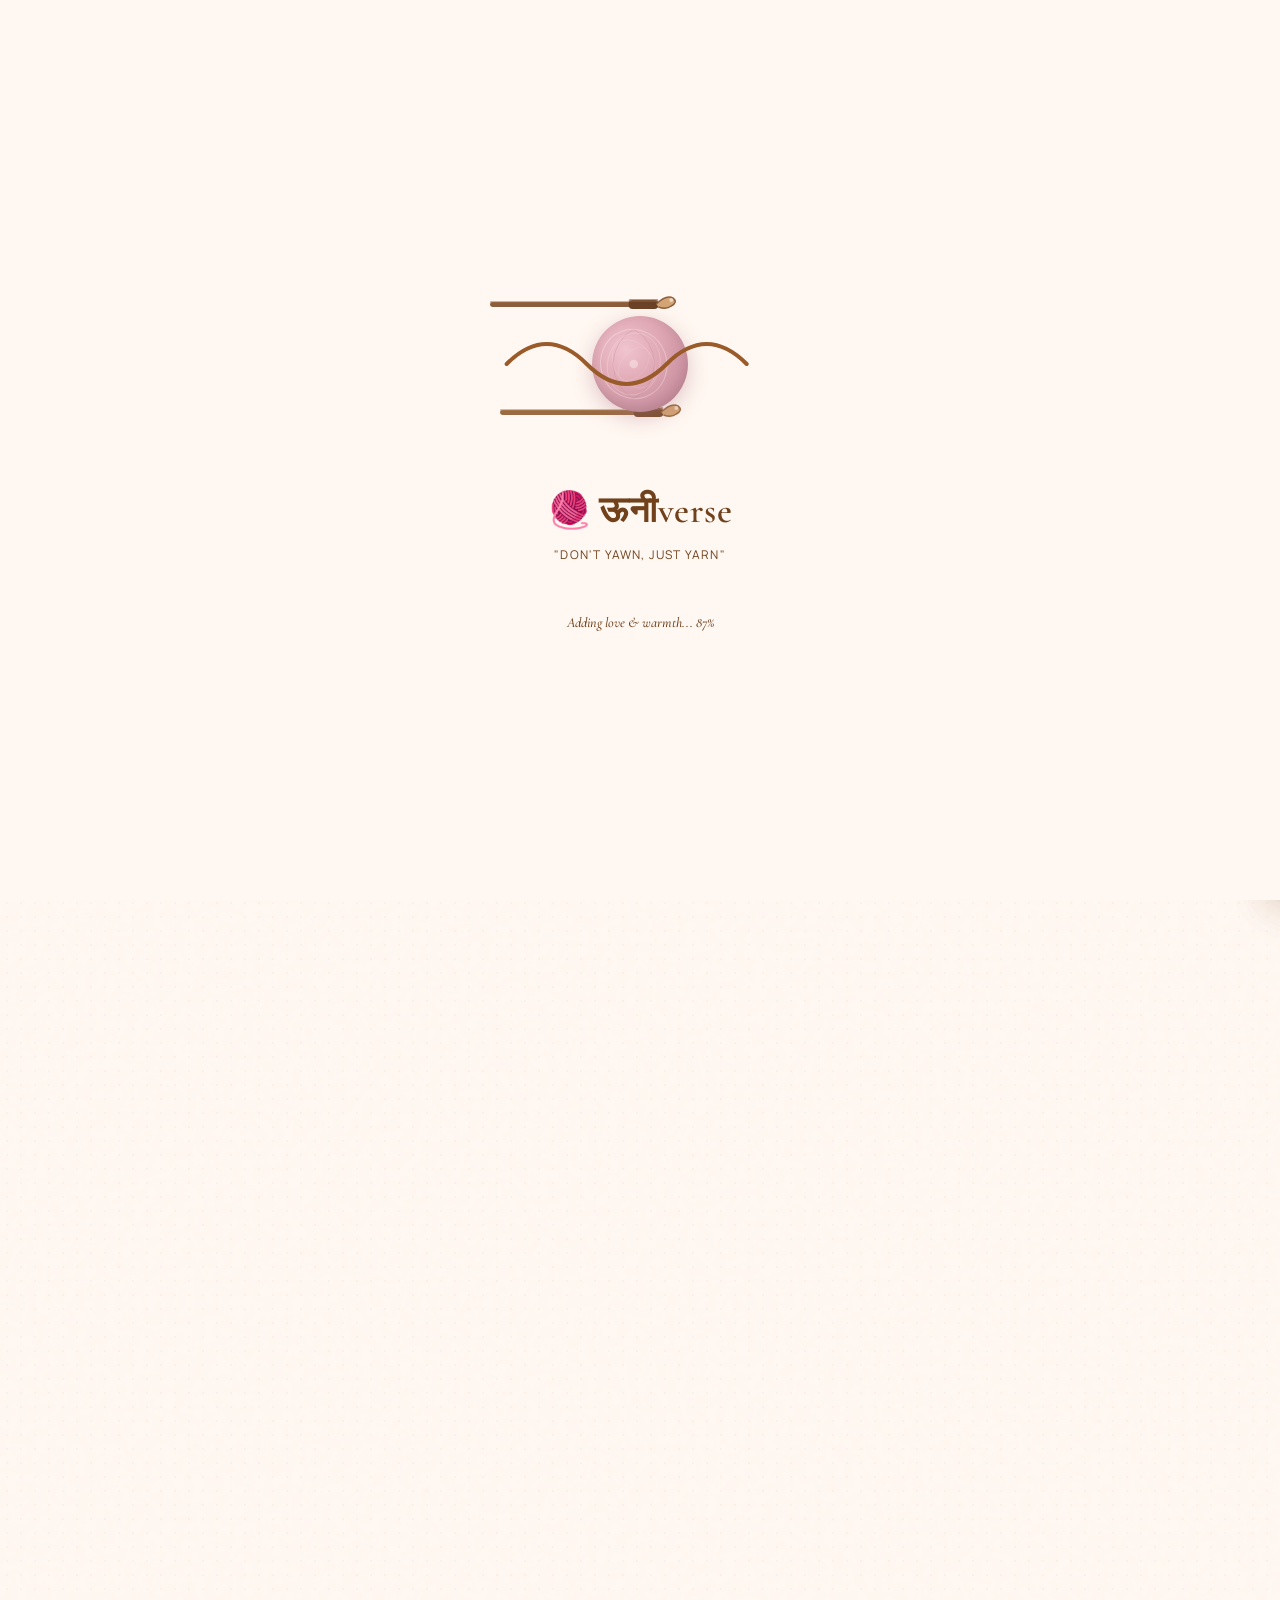
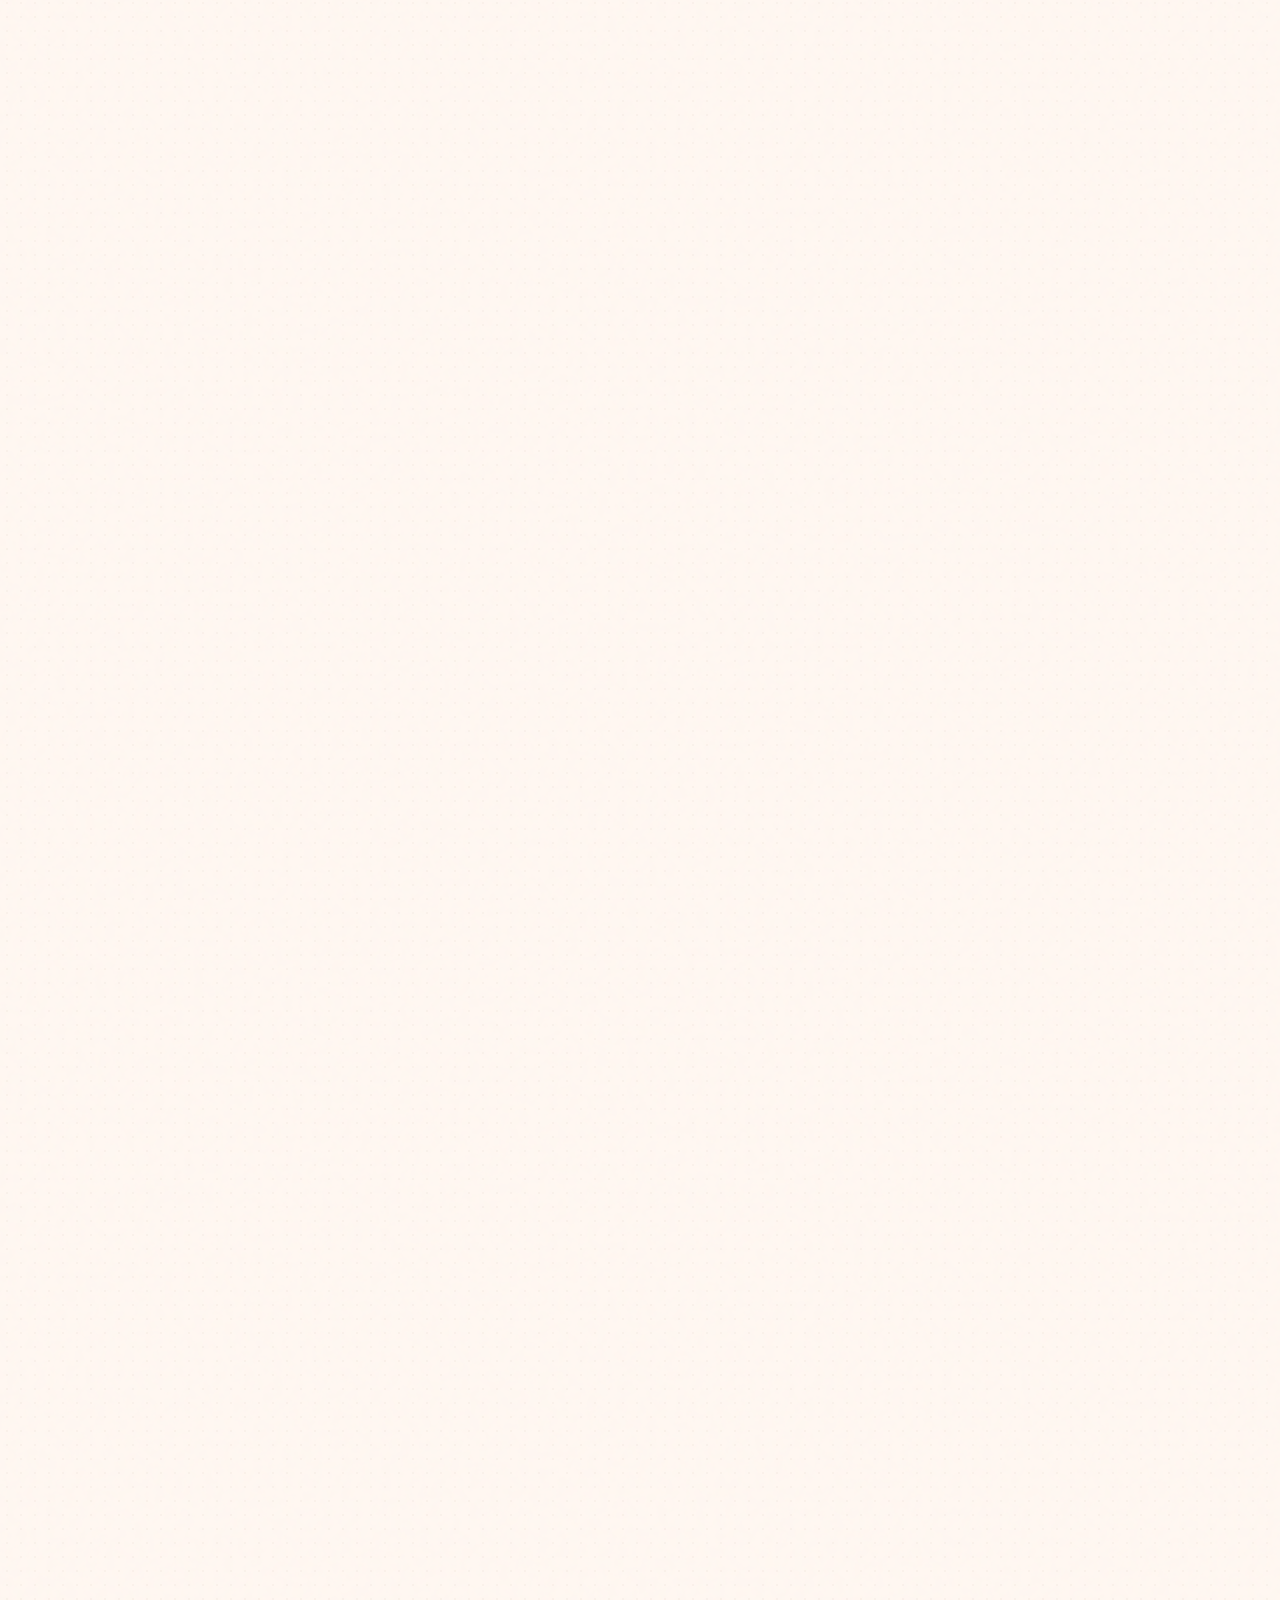
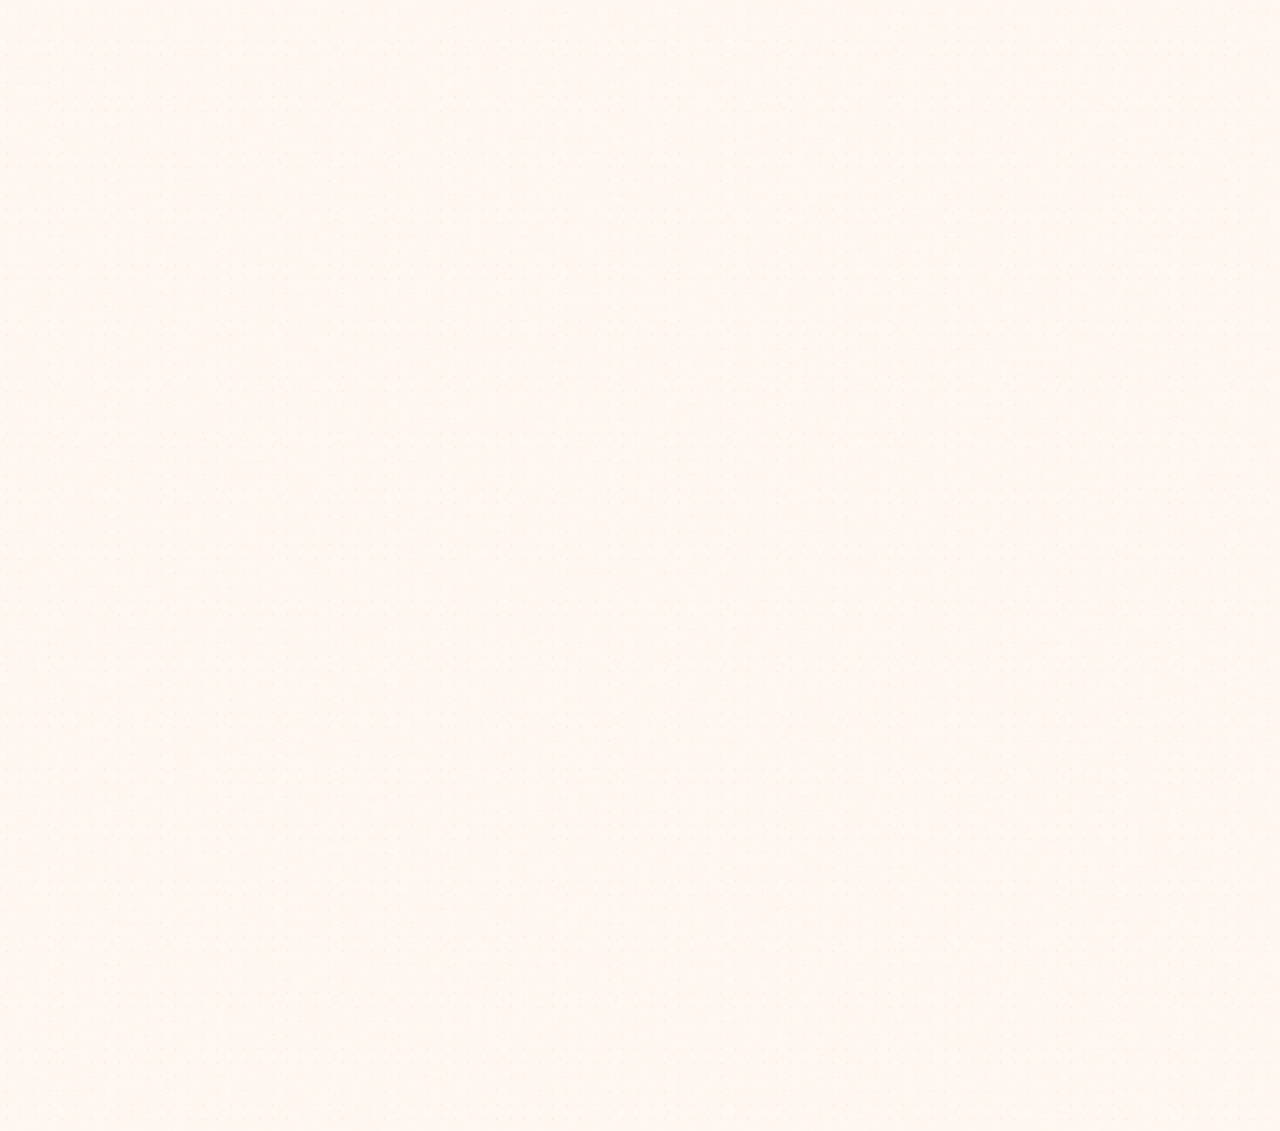
<file: shop.html>
<!doctype html>
<html lang="en">
<head>
  <meta charset="UTF-8" />
  <meta name="viewport" content="width=device-width, initial-scale=1.0" />
  <title>Shop 🧶 ऊनीverse | Don't Yawn Just Yarn</title>
  <meta name="description" content="Browse our full collection of handcrafted crochet bags, plushies, flowers, accessories, coasters, home decor, and wearables © all hand-knitted with organic cotton." />
  <meta property="og:title" content="Shop 🧶 ऊनीverse" />
  <meta property="og:description" content="Handcrafted crochet creations for every cozy moment." />
  <meta property="og:type" content="website" />
  <meta name="twitter:card" content="summary_large_image" />
  <meta property="og:image" content="https://oouniverse.com/assets/images/crochet_yarn_logo_1783009375471.jpg" />
  <meta property="og:image:width" content="1200" />
  <meta property="og:image:height" content="630" />
  <meta property="og:url" content="https://oouniverse.com/shop" />
  <link rel="canonical" href="https://oouniverse.com/shop" />

  <link rel="preconnect" href="https://fonts.googleapis.com" />
  <link rel="preconnect" href="https://fonts.gstatic.com" crossorigin />
  <link rel="preload" as="style" href="https://fonts.googleapis.com/css2?family=Cormorant+Garamond:ital,wght@0,300;0,400;0,500;0,600;0,700;1,400&family=DM+Sans:wght@400;500;700&family=Manrope:wght@300;400;500;600;700&display=swap" />
  <link href="https://fonts.googleapis.com/css2?family=Cormorant+Garamond:ital,wght@0,300;0,400;0,500;0,600;0,700;1,400&family=DM+Sans:wght@400;500;700&family=Manrope:wght@300;400;500;600;700&display=swap" rel="stylesheet" />

  <link rel="icon" type="image/svg+xml" href="assets/icons/favicon.svg" />
    <link rel="stylesheet" href="css/style.css" />
<script type="application/ld+json">{ "@context": "https://schema.org", "@type": "Organization", "name": "\u090a\u0928\u0940verse", "url": "https://oouniverse.com", "description": "Premium handcrafted crochet creations made with love in Haldwani, India.", "foundingDate": "2024", "contactPoint": { "@type": "ContactPoint", "telephone": "+91-9876543210", "contactType": "customer service", "availableLanguage": ["English", "Hindi"] }, "sameAs": ["https://instagram.com/oouniverse", "https://facebook.com/oouniverse"]   } }</script>
<style>
  /* Navbar link hover glow */
  #navbar a, #navbar button {
    transition: text-shadow 0.3s ease, color 0.3s ease;
  }
  #navbar a:hover, #navbar button:hover {
    text-shadow: 0 0 8px rgba(223,168,180,0.6), 0 0 20px rgba(223,168,180,0.3), 0 0 40px rgba(223,168,180,0.15);
  }
  #navbar a.active {
    text-shadow: 0 0 6px rgba(223,168,180,0.4);
  }

  /* Cart & Wishlist icon glow on hover */
  #cart-btn, #wishlist-btn {
    transition: box-shadow 0.3s ease, transform 0.3s ease, background-color 0.3s ease;
  }
  #cart-btn:hover, #wishlist-btn:hover {
    box-shadow: 0 0 10px rgba(223,168,180,0.5), 0 0 25px rgba(223,168,180,0.3), 0 0 50px rgba(223,168,180,0.15);
    background-color: rgba(247,216,222,0.3);
    transform: scale(1.1);
  }

  /* Badge notification pulse */
  @keyframes badge-pulse {
    0% { transform: scale(1); box-shadow: 0 0 0 0 rgba(223,168,180,0.7); }
    50% { transform: scale(1.15); box-shadow: 0 0 0 6px rgba(223,168,180,0); }
    100% { transform: scale(1); box-shadow: 0 0 0 0 rgba(223,168,180,0); }
  }
  @keyframes badge-glow {
    0%, 100% { box-shadow: 0 0 6px rgba(223,168,180,0.6); }
    50% { box-shadow: 0 0 15px rgba(223,168,180,0.9), 0 0 25px rgba(223,168,180,0.5); }
  }
  #cart-btn .absolute.-top-1, #wishlist-btn .absolute.-top-1 {
    animation: badge-glow 2s ease-in-out infinite;
  }
  #cart-btn .absolute.-top-1.badge-pop, #wishlist-btn .absolute.-top-1.badge-pop {
    animation: badge-pulse 0.5s cubic-bezier(0.34,1.56,0.64,1), badge-glow 2s ease-in-out infinite 0.5s;
  }
</style>
</head>
<body class="preloader-active">
<a href="#main-content" class="skip-link sr-only focus:not-sr-only focus:absolute focus:top-4 focus:left-4 focus:z-50 focus:px-4 focus:py-2 focus:bg-[#70411B] focus:text-white focus:rounded-xl focus:outline-none">Skip to main content</a>

<!-- Custom Cursor -->
<div id="custom-cursor" style="position:fixed;left:0;top:0;right:0;bottom:0;pointer-events:none;z-index:2147483647;overflow:visible;">
  <div id="cursor-ring" style="position:absolute;width:20px;height:20px;border-radius:50%;background:#DFA8B4;border:1px solid rgba(112,65,27,0.2);box-shadow:0 1px 3px rgba(0,0,0,0.1);display:flex;align-items:center;justify-content:center;left:0;top:0;transform:translate(-50%,-50%);opacity:0;z-index:3">
    <div style="position:absolute;inset:2px;border:1px dashed rgba(112,65,27,0.25);border-radius:50%;animation:spin 8s linear infinite"></div>
  </div>
  <div id="cursor-dot" style="position:absolute;width:8px;height:8px;border-radius:50%;background:#9A5B2A;left:0;top:0;transform:translate(-50%,-50%);opacity:0;z-index:2"></div>
  <div id="cursor-hover-ring" style="position:absolute;width:20px;height:20px;border-radius:50%;border:2px solid rgba(223,168,180,0.4);pointer-events:none;left:0;top:0;transform:translate(-50%,-50%) scale(1);opacity:0;transition:transform 0.4s cubic-bezier(0.34,1.56,0.64,1),opacity 0.3s;z-index:1"></div>
</div>

<div id="root">

<div class="relative min-h-screen bg-[#FFF7F1] font-sans antialiased">
  <div class="bg-noise absolute inset-0 pointer-events-none"></div>

  <!-- Preloader -->
  <div id="preloader">
    <div class="absolute inset-0 opacity-[0.03] pointer-events-none bg-[radial-gradient(#70411B_1.5px,transparent_1.5px)] [background-size:16px_16px]"></div>
    <div class="relative flex flex-col items-center max-w-md px-6 text-center">
      <div class="relative w-80 h-48 flex items-center justify-center mb-6">
        <!-- Crochet Hook 1 (top) -->
        <svg class="absolute w-52 h-16 origin-right animate-needle-1" style="top: 8px; left: 10px;" viewBox="0 0 210 40" fill="none">
          <rect x="0" y="14" width="160" height="5" rx="2.5" fill="#8B5E3C"/>
          <rect x="0" y="13" width="160" height="2" rx="1" fill="#A0724B" opacity="0.5"/>
          <rect x="140" y="12" width="30" height="9" rx="4" fill="#6B4226"/>
          <rect x="140" y="11" width="30" height="3" rx="1.5" fill="#8B5E3C" opacity="0.6"/>
          <path d="M 168 16 Q 178 6 185 10 Q 190 14 183 18 Q 178 22 170 19" fill="#D4A574" stroke="#8B5E3C" stroke-width="1.5"/>
          <circle cx="183" cy="12" r="2" fill="#FFF7F1" opacity="0.6"/>
        </svg>
        <!-- Crochet Hook 2 (bottom, angled) -->
        <svg class="absolute w-52 h-16 origin-right animate-needle-2" style="bottom: 12px; left: 20px;" viewBox="0 0 210 40" fill="none">
          <rect x="0" y="14" width="155" height="5" rx="2.5" fill="#9A6B42"/>
          <rect x="0" y="13" width="155" height="2" rx="1" fill="#B08050" opacity="0.5"/>
          <rect x="135" y="12" width="30" height="9" rx="4" fill="#7A4E2E"/>
          <rect x="135" y="11" width="30" height="3" rx="1.5" fill="#9A6B42" opacity="0.6"/>
          <path d="M 163 16 Q 173 6 180 10 Q 185 14 178 18 Q 173 22 165 19" fill="#D4A574" stroke="#9A6B42" stroke-width="1.5"/>
          <circle cx="178" cy="12" r="2" fill="#FFF7F1" opacity="0.6"/>
        </svg>
        <!-- Yarn Ball -->
        <div class="absolute w-24 h-24 rounded-full animate-yarn-roll" style="background: radial-gradient(circle at 35% 35%, #F0C4D0, #DFA8B4 40%, #C48A9A 80%, #A86E7E); box-shadow: 0 6px 20px rgba(168,110,126,0.35), inset 0 -4px 12px rgba(0,0,0,0.08);">
          <svg class="absolute inset-0 w-full h-full" viewBox="0 0 96 96">
            <ellipse cx="48" cy="48" rx="38" ry="40" fill="none" stroke="#FFF7F1" stroke-width="1.2" opacity="0.35" transform="rotate(-20 48 48)"/>
            <ellipse cx="48" cy="48" rx="30" ry="36" fill="none" stroke="#FFF7F1" stroke-width="1" opacity="0.25" transform="rotate(15 48 48)"/>
            <ellipse cx="48" cy="48" rx="22" ry="30" fill="none" stroke="#FFF7F1" stroke-width="0.8" opacity="0.2" transform="rotate(-35 48 48)"/>
            <ellipse cx="48" cy="48" rx="14" ry="22" fill="none" stroke="#FFF7F1" stroke-width="0.8" opacity="0.15" transform="rotate(40 48 48)"/>
            <circle cx="48" cy="48" r="5" fill="#FFF7F1" opacity="0.4"/>
            <path d="M 48 8 Q 70 20 72 48 Q 70 76 48 88" fill="none" stroke="#B07080" stroke-width="0.8" opacity="0.3"/>
            <path d="M 48 8 Q 26 20 24 48 Q 26 76 48 88" fill="none" stroke="#B07080" stroke-width="0.8" opacity="0.3"/>
          </svg>
        </div>
        <!-- Thread from yarn to hook -->
        <svg class="absolute w-full h-full pointer-events-none" viewBox="0 0 240 120">
          <path class="thread-path" d="M 20 60 C 40 40, 60 40, 80 60 C 100 80, 120 80, 140 60 C 160 40, 180 40, 200 60" fill="none" stroke="#9A5B2A" stroke-width="3" stroke-linecap="round" stroke-dasharray="300"/>
        </svg>
      </div>
      <div>
        <p class="font-serif text-4xl tracking-wide text-[#70411B] flex items-center justify-center gap-1.5 font-semibold"><span>🧶</span> ऊनीverse</p>
        <p class="font-sans text-xs tracking-widest text-[#9A5B2A] uppercase mt-2 select-none">"Don't Yawn, Just Yarn"</p>
      </div>
      <div class="w-56 h-1 bg-[#F4E9E1] rounded-full mt-8 overflow-hidden relative border border-[#70411B]/5">
        <div class="h-full bg-gradient-to-r from-[#DFA8B4] to-[#9A5B2A] rounded-full" style="width:0%"></div>
      </div>
      <span class="font-serif italic text-[#70411B]/60 text-sm mt-3 font-medium" aria-hidden="true">Spinning cozy fibers... 0%</span>
    </div>
  </div>

  <!-- Main Content -->
  <div class="flex flex-col min-h-screen">

    <!-- Navbar -->
    <nav id="navbar" class="fixed top-0 left-0 right-0 z-40 transition-all duration-500 ease-in-out bg-transparent">
      <div class="bg-[#70411B] text-[#FFF7F1] text-[10px] md:text-[11px] font-sans font-bold py-2 px-4 text-center tracking-wide border-b border-[#FFF7F1]/10 flex items-center justify-center gap-1.5 shadow-sm relative z-50">
        <svg class="w-3.5 h-3.5 text-[#DFA8B4] shrink-0 animate-pulse" viewBox="0 0 24 24" fill="none" stroke="currentColor" stroke-width="2"><path d="M18 8a6 6 0 0 1-6 6 6 6 0 0 1-6-6c0-3.3 2.7-6 6-6s6 2.7 6 6Z"/><path d="M12 14v8"/><path d="M8 22h8"/></svg>
        <span>Shipping 🇮🇳 | No return / COD | Order at least 15 days prior 🧶 | Haldwani ⛰️</span>
      </div>
      <div class="max-w-7xl mx-auto px-6 md:px-12 flex items-center justify-between transition-all duration-500 py-5">
        <button id="nav-logo" class="flex items-center gap-3 group cursor-pointer focus:outline-none">
          <div class="relative w-12 h-12 md:w-14 md:h-14 rounded-full overflow-hidden bg-[#EAAFB9]/20 border-2 border-[#70411B]/20 flex items-center justify-center shrink-0 shadow-md">
            <picture><source srcset="assets/images/crochet_yarn_logo_1783009375471.webp" type="image/webp"><img  src="assets/images/crochet_yarn_logo_1783009375471.jpg" alt="ऊनीverse Logo" class="w-full h-full object-cover transition-transform duration-500 group-hover:scale-110" referrerpolicy="no-referrer"  width="1024" height="1024" loading="eager"/></picture>
            <div id="navbar-logo-fallback" class="hidden absolute inset-0 items-center justify-center bg-[#F4E9E1]"><span class="text-2xl">🧶</span></div>
          </div>
          <div class="flex flex-col items-start leading-none">
            <span class="font-serif text-xl md:text-2xl font-bold tracking-wide text-[#70411B] group-hover:text-[#9A5B2A] transition-colors duration-300">ऊनीverse</span>
            <span class="text-[10px] font-sans tracking-widest text-[#9A5B2A] uppercase font-bold mt-1.5 opacity-90">Don't Yawn, Just Yarn</span>
          </div>
        </button>
        <div class="hidden lg:flex items-center gap-8 xl:gap-10">
          <a href="index.html" class="relative font-sans text-sm tracking-wide font-medium py-1 cursor-pointer transition-all duration-300 text-[#70411B]/70 hover:text-[#70411B]">Home</a>
          <a href="shop.html" class="relative font-sans text-sm tracking-wide font-medium py-1 cursor-pointer transition-all duration-300 text-[#70411B] font-semibold">Shop<span class="absolute bottom-0 left-0 right-0 h-[2px] bg-[#9A5B2A] rounded-full"></span></a>
          <a href="custom.html" class="relative font-sans text-sm tracking-wide font-medium py-1 cursor-pointer transition-all duration-300 text-[#70411B]/70 hover:text-[#70411B]">Custom Orders</a>
          <a href="gallery.html" class="relative font-sans text-sm tracking-wide font-medium py-1 cursor-pointer transition-all duration-300 text-[#70411B]/70 hover:text-[#70411B]">Gallery</a>
          <a href="about.html" class="relative font-sans text-sm tracking-wide font-medium py-1 cursor-pointer transition-all duration-300 text-[#70411B]/70 hover:text-[#70411B]">About Us</a>
          <a href="contact.html" class="relative font-sans text-sm tracking-wide font-medium py-1 cursor-pointer transition-all duration-300 text-[#70411B]/70 hover:text-[#70411B]">Contact Us</a>
        </div>
        <div class="flex items-center gap-3.5 md:gap-5">
          <button id="wishlist-btn" class="relative p-2 rounded-full hover:bg-[#F4E9E1] text-[#70411B] hover:text-[#9A5B2A] transition-all duration-300 cursor-pointer" title="View Wishlist"> <span class="absolute -top-1 -right-1 min-w-[16px] h-4 bg-[#DFA8B4] text-white text-[9px] font-bold rounded-full flex items-center justify-center px-1" style="display: none;">0</span> <svg aria-hidden="true" class="w-5 h-5" viewBox="0 0 24 24" fill="none" stroke="currentColor" stroke-width="2"><path d="M19 14c1.5-1.5 2.5-3.5 2.5-5.5A4.5 4.5 0 0 0 12 5.5 4.5 4.5 0 0 0 2.5 8.5c0 2 1 3.5 2.5 5.5L12 22l7-8Z"/></svg>
          </button>
          <button id="cart-btn" class="relative p-2 rounded-full hover:bg-[#F4E9E1] text-[#70411B] hover:text-[#9A5B2A] transition-all duration-300 cursor-pointer" title="Open Shopping Cart"> <span class="absolute -top-1 -right-1 min-w-[16px] h-4 text-white text-[9px] font-bold rounded-full flex items-center justify-center px-1" style="background: linear-gradient(135deg, #DFA8B4, #c9899f); box-shadow: 0 2px 8px rgba(223,168,180,0.5); display: none;">0</span> <svg aria-hidden="true" class="w-5 h-5" viewBox="0 0 24 24" fill="none" stroke="currentColor" stroke-width="2"><path d="M6 2 3 6v14a2 2 0 0 0 2 2h14a2 2 0 0 0 2-2V6l-3-4Z"/><path d="M3 6h18"/><path d="M16 10a4 4 0 0 1-8 0"/></svg>
          </button>
          <a href="custom.html" class="hidden md:flex items-center gap-1.5 px-4 py-2 text-xs font-semibold bg-[#FFF7F1] border border-[#70411B]/15 text-[#70411B] rounded-full hover:bg-[#9A5B2A]/20 transition-all duration-300 cursor-pointer">
            <svg class="w-3.5 h-3.5 text-[#DFA8B4]" viewBox="0 0 24 24" fill="none" stroke="currentColor" stroke-width="2"><path d="M18 8a6 6 0 0 1-6 6 6 6 0 0 1-6-6c0-3.3 2.7-6 6-6s6 2.7 6 6Z"/><path d="M12 14v8"/><path d="M8 22h8"/></svg>
            <span>Custom Crochet</span>
          </a>
          <button id="mobile-menu-toggle" class="lg:hidden p-2 text-[#70411B] hover:bg-[#F4E9E1] rounded-full transition-colors cursor-pointer" aria-label="Toggle menu"> <svg aria-hidden="true" class="w-5.5 h-5.5" viewBox="0 0 24 24" fill="none" stroke="currentColor" stroke-width="2"><path d="M4 6h16"/><path d="M4 12h16"/><path d="M4 18h16"/></svg>
          </button>
        </div>
      </div>
    </nav>

    <!-- Mobile Menu Overlay -->
    <div id="mobile-menu" class="fixed inset-0 bg-[#FFF7F1] pt-28 px-8 flex flex-col justify-between pb-12 lg:hidden">
      <div class="absolute inset-0 opacity-[0.02] pointer-events-none bg-[radial-gradient(#70411B_1.5px,transparent_1.5px)] [background-size:16px_16px]"></div>
      <div class="flex flex-col gap-6">
        <a href="index.html" class="text-left font-serif text-3xl font-semibold tracking-wide text-[#70411B]/70">Home</a>
        <a href="shop.html" class="text-left font-serif text-3xl font-semibold tracking-wide text-[#9A5B2A]">Shop</a>
        <a href="custom.html" class="text-left font-serif text-3xl font-semibold tracking-wide text-[#70411B]/70">Custom Orders</a>
        <a href="gallery.html" class="text-left font-serif text-3xl font-semibold tracking-wide text-[#70411B]/70">Gallery</a>
        <a href="about.html" class="text-left font-serif text-3xl font-semibold tracking-wide text-[#70411B]/70">About Us</a>
        <a href="contact.html" class="text-left font-serif text-3xl font-semibold tracking-wide text-[#70411B]/70">Contact Us</a>
      </div>
      <div class="border-t border-[#70411B]/10 pt-8 flex flex-col gap-4">
        <a href="custom.html" class="w-full py-3 bg-[#9A5B2A] hover:bg-[#9A5B2A]/90 text-white font-semibold rounded-xl flex items-center justify-center gap-2">
          <svg class="w-4 h-4" viewBox="0 0 24 24" fill="none" stroke="currentColor" stroke-width="2"><path d="M18 8a6 6 0 0 1-6 6 6 6 0 0 1-6-6c0-3.3 2.7-6 6-6s6 2.7 6 6Z"/><path d="M12 14v8"/><path d="M8 22h8"/></svg>
          <span>Knit a Custom Design</span>
        </a>
        <p class="text-center text-xs text-[#70411B]/50 font-sans tracking-wide">🌸 Handmade Stories, One Stitch at a Time</p>
      </div>
    </div>

    <main class="flex-grow" id="main-content">
    <div class="bg-knitted-texture">

      <!-- Shop Header -->
      <section class="pt-44 pb-12 md:pt-48 md:pb-16 relative overflow-hidden">
        <div class="absolute inset-0 opacity-[0.03] pointer-events-none bg-[radial-gradient(#70411B_1.5px,transparent_1.5px)] [background-size:16px_16px]"></div>
        <div class="max-w-7xl mx-auto px-6 md:px-12 relative z-10">
          <div class="flex flex-col items-center text-center" data-aos="fade-up">
            <span class="text-[10px] font-sans font-bold tracking-[0.25em] text-[#9A5B2A] uppercase mb-4">Our Collection</span>
            <h1 class="font-serif text-4xl md:text-5xl lg:text-6xl font-semibold text-[#70411B] leading-tight">Shop</h1>
            <div class="w-16 h-0.5 bg-[#9A5B2A] rounded-full mt-4 mb-5"></div>
            <p class="text-sm text-[#70411B]/65 font-sans max-w-xl font-medium">Browse Our Collection © each piece handcrafted with love in Haldwani</p>
          </div>
        </div>
      </section>

      <!-- Filters & Search Bar -->
      <section class="pb-8 md:pb-10 relative">
        <div class="max-w-7xl mx-auto px-6 md:px-12">
          <div class="flex flex-col md:flex-row items-start md:items-center justify-between gap-4 md:gap-6 relative" id="shop-filter-row" data-aos="fade-up">
            <!-- Search -->
            <div class="flex items-center gap-3 w-full md:w-80 lg:w-96">
              <div class="relative flex-1 group">
                <svg class="absolute left-3.5 top-1/2 -translate-y-1/2 w-4 h-4 text-[#70411B]/40 group-focus-within:text-[#DFA8B4] transition-colors duration-300" viewBox="0 0 24 24" fill="none" stroke="currentColor" stroke-width="2.5"><circle cx="11" cy="11" r="8"/><path d="m21 21-4.3-4.3"/></svg>
                <input type="text" id="shop-search" placeholder="Search cozy crafts..." aria-label="Search products" class="w-full bg-white/80 backdrop-blur-sm border-2 border-[#70411B]/10 focus:border-[#DFA8B4] focus:shadow-[0_0_0_4px_rgba(223,168,180,0.15)] outline-none rounded-2xl pl-10 pr-4 py-3.5 text-xs text-[#70411B] font-medium placeholder-[#70411B]/35 transition-all duration-300" />
              </div>
              <button id="shop-search-btn" style="background: linear-gradient(135deg, #DFA8B4, #c9899f); box-shadow: 0 4px 15px rgba(223,168,180,0.3);" onmouseover="this.style.boxShadow='0 6px 20px rgba(223,168,180,0.5)'; this.style.transform='translateY(-1px)'" onmouseout="this.style.boxShadow='0 4px 15px rgba(223,168,180,0.3)'; this.style.transform='translateY(0)'" class="shrink-0 w-12 h-12 flex items-center justify-center text-white rounded-2xl transition-all duration-300 cursor-pointer" title="Search">
                <svg class="w-4 h-4" viewBox="0 0 24 24" fill="none" stroke="currentColor" stroke-width="2.5"><circle cx="11" cy="11" r="8"/><path d="m21 21-4.3-4.3"/></svg>
              </button>
            </div>
            <!-- Sort -->
            <div class="relative w-full md:w-52" id="sort-dropdown-wrapper">
              <button id="shop-sort-btn" class="w-full flex items-center justify-between gap-2 bg-white/80 backdrop-blur-sm border-2 border-[#70411B]/10 focus:border-[#DFA8B4] focus:shadow-[0_0_0_4px_rgba(223,168,180,0.15)] outline-none rounded-2xl px-5 py-3.5 text-xs text-[#70411B] font-medium cursor-pointer transition-all duration-300 hover:border-[#DFA8B4]/50" aria-haspopup="listbox" aria-expanded="false">
                <span class="flex items-center gap-2">
                  <svg class="w-3.5 h-3.5 text-[#DFA8B4]" viewBox="0 0 24 24" fill="none" stroke="currentColor" stroke-width="2"><path d="M3 6h18M6 12h12M9 18h6"/></svg>
                  <span id="sort-selected-text">Recommended</span>
                </span>
                <svg class="w-3.5 h-3.5 text-[#70411B]/40 transition-transform duration-300 pointer-events-none" viewBox="0 0 24 24" fill="none" stroke="currentColor" stroke-width="2.5"><path d="m6 9 6 6 6-6"/></svg>
              </button>
              <ul id="shop-sort-menu" class="hidden absolute left-0 top-full mt-2 w-full bg-white/95 backdrop-blur-md border border-[#70411B]/8 rounded-2xl shadow-2xl shadow-[#70411B]/10 overflow-hidden z-40 py-1.5" role="listbox" aria-label="Sort products">
                <li class="sort-option px-5 py-3 text-xs font-semibold text-[#70411B] hover:bg-gradient-to-r hover:from-[#F7D8DE]/30 hover:to-transparent cursor-pointer transition-all duration-200 flex items-center gap-2.5" data-value="recommended" role="option" aria-selected="true">
                  <span class="w-1.5 h-1.5 rounded-full bg-[#DFA8B4]"></span>Recommended
                </li>
                <li class="sort-option px-5 py-3 text-xs font-medium text-[#70411B]/60 hover:bg-gradient-to-r hover:from-[#F7D8DE]/30 hover:to-transparent cursor-pointer transition-all duration-200 flex items-center gap-2.5" data-value="price-low" role="option">
                  <span class="w-1.5 h-1.5 rounded-full bg-[#F4E9E1]"></span>Price: Low to High
                </li>
                <li class="sort-option px-5 py-3 text-xs font-medium text-[#70411B]/60 hover:bg-gradient-to-r hover:from-[#F7D8DE]/30 hover:to-transparent cursor-pointer transition-all duration-200 flex items-center gap-2.5" data-value="price-high" role="option">
                  <span class="w-1.5 h-1.5 rounded-full bg-[#F4E9E1]"></span>Price: High to Low
                </li>
                <li class="sort-option px-5 py-3 text-xs font-medium text-[#70411B]/60 hover:bg-gradient-to-r hover:from-[#F7D8DE]/30 hover:to-transparent cursor-pointer transition-all duration-200 flex items-center gap-2.5" data-value="rating" role="option">
                  <span class="w-1.5 h-1.5 rounded-full bg-amber-400"></span>Top Rated
                </li>
              </ul>
            </div>
            <input type="hidden" id="shop-sort" value="recommended" />
          </div>
          <!-- Category Filter Tabs -->
          <div class="flex flex-wrap items-center gap-2.5 mt-6" data-aos="fade-up" data-aos-delay="100">
            <button class="category-filter active px-5 py-2.5 text-[10px] font-bold tracking-wider rounded-full transition-all duration-300 cursor-pointer" style="background: linear-gradient(135deg, #DFA8B4, #c9899f); color: #fff; box-shadow: 0 4px 15px rgba(223,168,180,0.3);" data-category="all">All Items</button>
            <button class="category-filter px-5 py-2.5 bg-white/80 backdrop-blur-sm border border-[#70411B]/10 text-[#70411B]/70 text-[10px] font-bold tracking-wider rounded-full hover:border-[#DFA8B4]/40 hover:text-[#70411B] hover:shadow-md hover:shadow-[#DFA8B4]/10 transition-all duration-300 cursor-pointer" data-category="bags">Crochet Bags</button>
            <button class="category-filter px-5 py-2.5 bg-white/80 backdrop-blur-sm border border-[#70411B]/10 text-[#70411B]/70 text-[10px] font-bold tracking-wider rounded-full hover:border-[#DFA8B4]/40 hover:text-[#70411B] hover:shadow-md hover:shadow-[#DFA8B4]/10 transition-all duration-300 cursor-pointer" data-category="plushies">Plushies</button>
            <button class="category-filter px-5 py-2.5 bg-white/80 backdrop-blur-sm border border-[#70411B]/10 text-[#70411B]/70 text-[10px] font-bold tracking-wider rounded-full hover:border-[#DFA8B4]/40 hover:text-[#70411B] hover:shadow-md hover:shadow-[#DFA8B4]/10 transition-all duration-300 cursor-pointer" data-category="flowers">Eternal Flowers</button>
            <button class="category-filter px-5 py-2.5 bg-white/80 backdrop-blur-sm border border-[#70411B]/10 text-[#70411B]/70 text-[10px] font-bold tracking-wider rounded-full hover:border-[#DFA8B4]/40 hover:text-[#70411B] hover:shadow-md hover:shadow-[#DFA8B4]/10 transition-all duration-300 cursor-pointer" data-category="accessories">Accessories</button>
            <button class="category-filter px-5 py-2.5 bg-white/80 backdrop-blur-sm border border-[#70411B]/10 text-[#70411B]/70 text-[10px] font-bold tracking-wider rounded-full hover:border-[#DFA8B4]/40 hover:text-[#70411B] hover:shadow-md hover:shadow-[#DFA8B4]/10 transition-all duration-300 cursor-pointer" data-category="keychains">Keychains</button>
            <button class="category-filter px-5 py-2.5 bg-white/80 backdrop-blur-sm border border-[#70411B]/10 text-[#70411B]/70 text-[10px] font-bold tracking-wider rounded-full hover:border-[#DFA8B4]/40 hover:text-[#70411B] hover:shadow-md hover:shadow-[#DFA8B4]/10 transition-all duration-300 cursor-pointer" data-category="coasters">Coasters</button>
            <button class="category-filter px-5 py-2.5 bg-white/80 backdrop-blur-sm border border-[#70411B]/10 text-[#70411B]/70 text-[10px] font-bold tracking-wider rounded-full hover:border-[#DFA8B4]/40 hover:text-[#70411B] hover:shadow-md hover:shadow-[#DFA8B4]/10 transition-all duration-300 cursor-pointer" data-category="homedecor">Home Decor</button>
            <button class="category-filter px-5 py-2.5 bg-white/80 backdrop-blur-sm border border-[#70411B]/10 text-[#70411B]/70 text-[10px] font-bold tracking-wider rounded-full hover:border-[#DFA8B4]/40 hover:text-[#70411B] hover:shadow-md hover:shadow-[#DFA8B4]/10 transition-all duration-300 cursor-pointer" data-category="wearables">Wearables</button>
          </div>
        </div>
      </section>

      <!-- Product Grid (JS-rendered) -->
      <section class="pb-24 md:pb-32 relative">
        <div class="max-w-7xl mx-auto px-6 md:px-12">
          <p class="text-xs text-[#70411B]/50 font-sans mb-4" id="product-count"></p>
          <div class="grid grid-cols-1 sm:grid-cols-2 lg:grid-cols-4 gap-6 lg:gap-8" id="product-grid"></div>
        </div>
      </section>

    </div>
    </main>

    <!-- Product Quick View Modal -->
    <div id="product-modal" class="product-modal-overlay" role="dialog" aria-modal="true" aria-label="Product quick view">
      <div class="product-modal-backdrop" id="product-modal-backdrop"></div>
      <div class="product-modal-content">
        <div class="sticky top-0 right-0 z-10 flex justify-end p-4">
          <button id="product-modal-close" class="p-2 rounded-full bg-white shadow-md border border-[#70411B]/10 text-[#70411B] hover:bg-[#F4E9E1] transition-all cursor-pointer"> <svg aria-hidden="true" class="w-5 h-5" viewBox="0 0 24 24" fill="none" stroke="currentColor" stroke-width="2"><path d="M18 6 6 18"/><path d="m6 6 12 12"/></svg></button>
        </div>
        <div id="product-modal-content" class="px-6 pb-6"><p class="text-[#70411B]/60 font-sans text-sm">Select a product to view details.</p></div>
      </div>
    </div>

    <!-- Cart Drawer -->
    <div id="cart-overlay" class="drawer-overlay"></div>
    <div id="cart-drawer" class="drawer-panel" role="dialog" aria-modal="true" aria-label="Shopping Cart">
      <div class="drawer-header">
        <h3 class="drawer-title">🧶 Your Cozy Cart</h3>
        <button id="cart-drawer-close" class="drawer-close"> <svg aria-hidden="true" class="w-5 h-5" viewBox="0 0 24 24" fill="none" stroke="currentColor" stroke-width="2"><path d="M18 6 6 18"/><path d="m6 6 12 12"/></svg></button>
      </div>
      <div id="cart-items" class="flex-1 overflow-y-auto p-6 space-y-4">
        <div id="cart-empty" class="flex flex-col items-center justify-center h-full text-center py-12">
          <svg class="w-16 h-16 text-[#DFA8B4]/40 mb-4 animate-empty-float" viewBox="0 0 24 24" fill="none" stroke="currentColor" stroke-width="1.5"><path d="M6 2 3 6v14a2 2 0 0 0 2 2h14a2 2 0 0 0 2-2V6l-3-4Z"/><path d="M3 6h18"/><path d="M16 10a4 4 0 0 1-8 0"/></svg>
          <p class="text-[#70411B]/50 font-serif text-lg">Your cart is empty</p>
          <p class="text-xs text-[#70411B]/40 font-sans mt-1">Add some cozy crochet!</p>
        </div>
      </div>
      <div id="cart-footer" class="border-t border-[#70411B]/10 p-6 hidden">
        <div class="flex justify-between text-sm font-semibold text-[#70411B] mb-4"><span>Total:</span><span id="cart-total">&#8377;0</span></div>
        <a id="cart-checkout" style="background-color:#25D366" class="w-full py-3 text-white text-sm font-bold rounded-xl flex items-center justify-center gap-2 transition-all"><svg class="w-4 h-4" viewBox="0 0 24 24" fill="none" stroke="currentColor" stroke-width="2"><path d="M21 11.5a8.38 8.38 0 0 1-.9 3.8 8.5 8.5 0 0 1-7.6 4.7 8.38 8.38 0 0 1-3.8-.9L3 21l1.9-5.7a8.38 8.38 0 0 1-.9-3.8 8.5 8.5 0 0 1 4.7-7.6 8.38 8.38 0 0 1 3.8-.9h.5a8.48 8.48 0 0 1 8 8v.5z"/></svg><span>Order on WhatsApp</span></a></div></div><!-- Wishlist Drawer -->
    <div id="wishlist-overlay" class="drawer-overlay" style="z-index: 40;"></div>
    <div id="wishlist-drawer" class="drawer-panel" role="dialog" aria-modal="true" aria-label="Wishlist" style="z-index: 50;">
      <div class="drawer-header">
        <h3 class="drawer-title">Your Wishlist</h3>
        <button id="wishlist-drawer-close" class="drawer-close"> <svg aria-hidden="true" class="w-5 h-5" viewBox="0 0 24 24" fill="none" stroke="currentColor" stroke-width="2"><path d="M18 6 6 18"/><path d="m6 6 12 12"/></svg></button>
      </div>
      <div id="wishlist-items" class="flex-1 overflow-y-auto p-6 space-y-4">
        <div id="wishlist-empty" class="flex flex-col items-center justify-center h-full text-center py-12">
          <svg class="w-16 h-16 text-[#DFA8B4]/40 mb-4 animate-empty-float" viewBox="0 0 24 24" fill="none" stroke="currentColor" stroke-width="1.5"><path d="M19 14c1.5-1.5 2.5-3.5 2.5-5.5A4.5 4.5 0 0 0 12 5.5 4.5 4.5 0 0 0 2.5 8.5c0 2 1 3.5 2.5 5.5L12 22l7-8Z"/></svg>
          <p class="text-[#70411B]/50 font-serif text-lg">Your wishlist is empty</p>
          <p class="text-xs text-[#70411B]/40 font-sans mt-1">Save your favorites here!</p>
        </div>
      </div>
    </div>

    <div id="cart-toast" role="status" aria-live="polite" class="fixed bottom-6 right-6 z-50 bg-[#70411B] text-white px-5 py-3 rounded-xl shadow-lg text-xs font-semibold flex items-center gap-2 transform translate-y-4 opacity-0 transition-all duration-500 pointer-events-none"><svg class="w-4 h-4 text-[#DFA8B4]" viewBox="0 0 24 24" fill="none" stroke="currentColor" stroke-width="2"><path d="M18 8a6 6 0 0 1-6 6 6 6 0 0 1-6-6c0-3.3 2.7-6 6-6s6 2.7 6 6Z"/><path d="M12 14v8"/><path d="M8 22h8"/></svg><span id="cart-toast-msg">Added to cart!</span></div>

    <script src="js/utils.js" defer></script>
    <script src="js/animations.js" defer></script>
    <script src="js/cart.js" defer></script>
    <script src="js/forms.js" defer></script>
    <script src="js/shop.js" defer></script>
    <script src="js/product.js" defer></script>

    <script src="js/main.js" defer></script>

    <!-- FOOTER -->
    <footer class="bg-[#F4E9E1] border-t border-[#70411B]/15 pt-20 pb-12 relative overflow-hidden" id="footer-section">
      <div class="absolute inset-0 opacity-[0.02] pointer-events-none bg-[radial-gradient(#70411B_1.5px,transparent_1.5px)] [background-size:16px_16px]"></div>
      <div class="absolute top-0 left-0 right-0 h-4 flex items-center justify-between pointer-events-none">
        <svg class="w-full h-full" viewBox="0 0 1200 16" preserveAspectRatio="none">
          <path d="M 0,8 Q 150,0 300,8 T 600,8 T 900,8 T 1200,8" fill="none" stroke="#9A5B2A" stroke-width="2.5" stroke-dasharray="6 6"></path>
        </svg>
      </div>
      <div class="max-w-7xl mx-auto px-6 md:px-12 relative z-10 grid grid-cols-1 md:grid-cols-12 gap-12">
        <div class="md:col-span-4 flex flex-col items-start text-left">
          <div class="flex items-center gap-2 mb-4"><span class="text-2xl">🧶</span><span class="font-serif text-2xl font-bold tracking-wide text-[#70411B]">ऊनीverse</span></div>
          <p class="text-xs text-[#70411B]/85 leading-relaxed max-w-sm mb-6">Handcrafting premium cozy crochet plushies, accessories, home decor accents, and vintage shoulder bags with unbleached organic Coimbatore cotton and premium Himalayan merino wool blends. "Don't Yawn, Just Yarn."</p>
          <div class="flex gap-4">
            <a href="https://instagram.com/oouni_verse/" target="_blank" rel="noreferrer" class="p-2.5 rounded-full bg-white text-[#70411B] hover:bg-[#9A5B2A] hover:text-white transition-all shadow-sm" title="Instagram Page">
              <svg class="w-4 h-4" viewBox="0 0 24 24" fill="none" stroke="currentColor" stroke-width="2"><rect x="2" y="2" width="20" height="20" rx="5" ry="5"/><path d="M16 11.37A4 4 0 1 1 12.63 8 4 4 0 0 1 16 11.37z"/><line x1="17.5" y1="6.5" x2="17.51" y2="6.5"/></svg>
            </a>
            <a href="https://wa.me/919876543210" target="_blank" rel="noreferrer" class="p-2.5 rounded-full bg-white text-[#70411B] hover:bg-[#A9C1A5] hover:text-white transition-all shadow-sm" title="WhatsApp Chat">
              <svg class="w-4 h-4" viewBox="0 0 24 24" fill="none" stroke="currentColor" stroke-width="2"><path d="M21 11.5a8.38 8.38 0 0 1-.9 3.8 8.5 8.5 0 0 1-7.6 4.7 8.38 8.38 0 0 1-3.8-.9L3 21l1.9-5.7a8.38 8.38 0 0 1-.9-3.8 8.5 8.5 0 0 1 4.7-7.6 8.38 8.38 0 0 1 3.8-.9h.5a8.48 8.48 0 0 1 8 8v.5z"/></svg>
            </a>
          </div>
        </div>
        <div class="md:col-span-3 flex flex-col items-start text-left">
          <h4 class="font-serif text-sm font-bold text-[#70411B] uppercase tracking-widest mb-5">Loom Navigation</h4>
          <div class="flex flex-col gap-3.5 text-xs text-[#70411B]/80 font-medium">
            <a href="index.html" class="hover:text-[#9A5B2A] text-left cursor-pointer transition-colors">🏡 Cozy Home</a>
            <a href="shop.html" class="hover:text-[#9A5B2A] text-left cursor-pointer transition-colors">🛍️ Shop Catalog</a>
            <a href="custom.html" class="hover:text-[#9A5B2A] text-left cursor-pointer transition-colors">🎨 Custom Orders</a>
            <a href="gallery.html" class="hover:text-[#9A5B2A] text-left cursor-pointer transition-colors">📱 Pinterest Gallery</a>
            <a href="about.html" class="hover:text-[#9A5B2A] text-left cursor-pointer transition-colors">📖 Our Story</a>
            <a href="contact.html" class="hover:text-[#9A5B2A] text-left cursor-pointer transition-colors">📞 Contact Us</a>
          </div>
        </div>
        <div class="md:col-span-2 flex flex-col items-start text-left">
          <h4 class="font-serif text-sm font-bold text-[#70411B] uppercase tracking-widest mb-5">The Studio</h4>
          <div class="flex flex-col gap-4 text-xs text-[#70411B]/80 font-medium">
            <div class="flex items-start gap-2">
              <svg class="w-4 h-4 text-[#DFA8B4] shrink-0 mt-0.5" viewBox="0 0 24 24" fill="none" stroke="currentColor" stroke-width="2"><path d="M21 10c0 7-9 13-9 13s-9-6-9-13a9 9 0 0 1 18 0z"/><circle cx="12" cy="10" r="3"/></svg>
              <span>Haldwani, Uttarakhand, India (DM @oouni_verse)</span>
            </div>
            <div class="flex items-center gap-2">
              <svg class="w-4 h-4 text-[#DFA8B4] shrink-0" viewBox="0 0 24 24" fill="none" stroke="currentColor" stroke-width="2"><path d="M4 4h16c1.1 0 2 .9 2 2v12c0 1.1-.9 2-2 2H4c-1.1 0-2-.9-2-2V6c0-1.1.9-2 2-2z"/><polyline points="22,6 12,13 2,6"/></svg>
              <span>hello@oouniverse.in</span>
            </div>
          </div>
        </div>
        <div class="md:col-span-3 flex flex-col items-start text-left">
          <h4 class="font-serif text-sm font-bold text-[#70411B] uppercase tracking-widest mb-4">Join the Club</h4>
          <p class="text-[11px] text-[#70411B]/75 leading-relaxed mb-4">Receive exclusive early access to restocks, limited pattern drops, and vintage design stories. No spam, only cozy.</p>
          <form id="newsletter-form" class="relative w-full flex items-center" novalidate>
            <input type="email" required placeholder="Your warm email..." aria-label="Email address for newsletter" class="w-full bg-white border-2 border-[#70411B]/15 focus:border-[#70411B] outline-none rounded-xl px-4 py-3 text-xs text-[#70411B] pr-12 font-medium" />
            <button type="submit" class="absolute right-1.5 p-2 bg-[#70411B] hover:bg-[#9A5B2A] text-white rounded-lg transition-colors cursor-pointer" title="Subscribe">
              <svg class="w-3.5 h-3.5" viewBox="0 0 24 24" fill="none" stroke="currentColor" stroke-width="2"><path d="M5 12h14"/><path d="m12 5 7 7-7 7"/></svg>
            </button>
          </form>
          <div id="newsletter-success" class="hidden mt-3 text-[10px] font-semibold text-[#70411B] bg-white border border-[#A9C1A5] p-2 rounded-lg flex items-center gap-1">
            <svg class="w-3.5 h-3.5 text-[#A9C1A5]" viewBox="0 0 24 24" fill="none" stroke="currentColor" stroke-width="2"><path d="M18 8a6 6 0 0 1-6 6 6 6 0 0 1-6-6c0-3.3 2.7-6 6-6s6 2.7 6 6Z"/><path d="M12 14v8"/><path d="M8 22h8"/></svg>
            <span>Subscribed! Check your inbox for cozy warmth.</span>
          </div>
        </div>
      </div>
      <div class="absolute bottom-6 right-8 opacity-25 hover:opacity-50 transition-opacity hidden sm:block"><div class="text-4xl select-none cursor-pointer">🧶</div></div>
      <div class="max-w-7xl mx-auto px-6 md:px-12 mt-16 pt-8 border-t border-[#70411B]/10 flex flex-col sm:flex-row items-center justify-between text-[11px] text-[#70411B]/60 font-semibold tracking-wider uppercase">
        <span>© 2026 Oouniverse Studio. All stitch rights reserved.</span>
        <span class="flex items-center gap-1 mt-3 sm:mt-0">Handcrafted with <svg class="w-3 h-3 text-[#DFA8B4]" viewBox="0 0 24 24" fill="currentColor" stroke="currentColor" stroke-width="2"><path d="M19 14c1.5-1.5 2.5-3.5 2.5-5.5A4.5 4.5 0 0 0 12 5.5 4.5 4.5 0 0 0 2.5 8.5c0 2 1 3.5 2.5 5.5L12 22l7-8Z"/></svg> by master knitters</span>
      </div>
    </footer>

  </div>
</div>

</div>
</body>
</html>
</file>
<file: css/style.css>
@import url('https://fonts.googleapis.com/css2?family=Cormorant+Garamond:ital,wght@0,300;0,400;0,500;0,600;0,700;1,400&family=DM+Sans:wght@400;500;700&family=Manrope:wght@300;400;500;600;700&display=swap');
@import url('variables.css');
@import url('components.css');
@import url('animations.css');
@import url('responsive.css');
</file>
